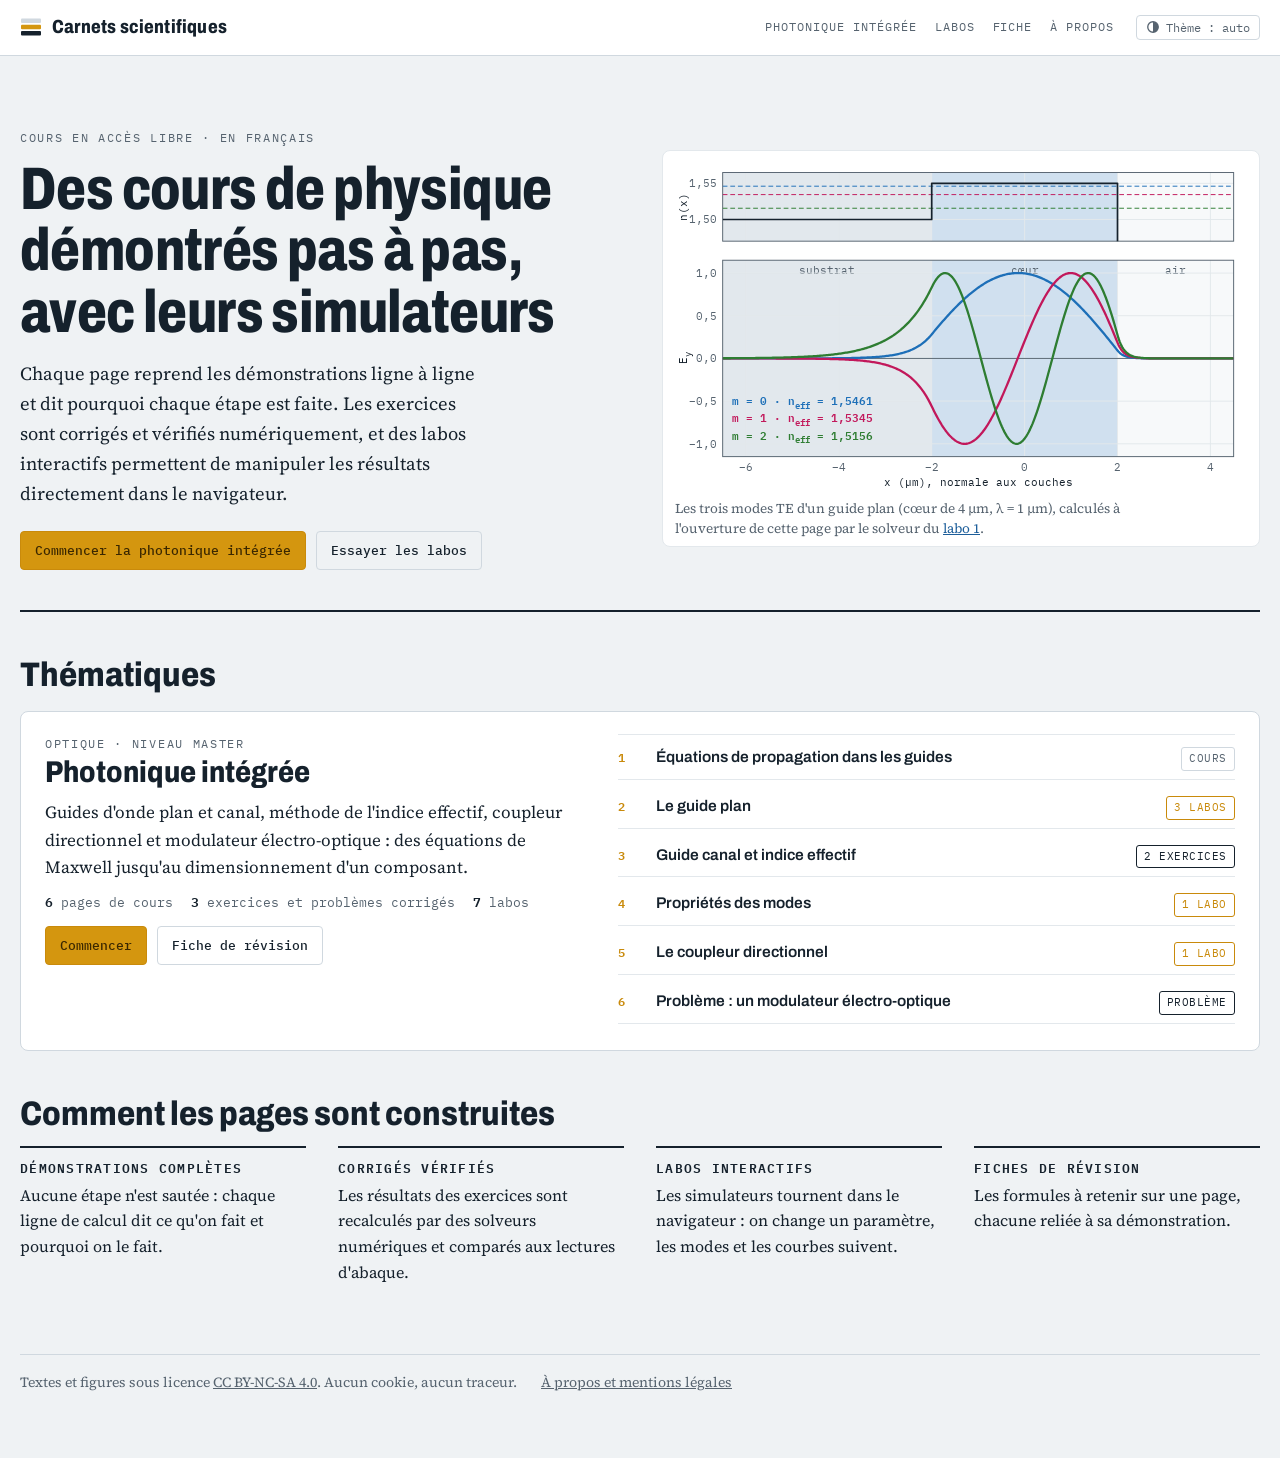
<file: index.html>
<!doctype html>
<html lang="fr">
<head>
<meta charset="utf-8">
<meta name="viewport" content="width=device-width,initial-scale=1,viewport-fit=cover">
<title>Carnets scientifiques</title>
<meta name="claude:viewport-fit-sides" content="cover">
<meta name="description" content="Cours de physique en français, démontrés pas à pas, avec exercices corrigés et simulateurs interactifs. Première thématique : la photonique intégrée.">
<meta property="og:title" content="Carnets scientifiques">
<meta property="og:description" content="Cours de physique en français, démontrés pas à pas, avec exercices corrigés et simulateurs interactifs. Première thématique : la photonique intégrée.">
<meta property="og:type" content="website">
<meta property="og:locale" content="fr_FR">
<meta property="og:site_name" content="Carnets scientifiques">
<meta name="theme-color" content="#EFF2F4" media="(prefers-color-scheme: light)">
<meta name="theme-color" content="#0E1317" media="(prefers-color-scheme: dark)">
<link rel="icon" href="assets/favicon.svg" type="image/svg+xml">
<script>try{var t=localStorage.getItem('theme');if(t==='light'||t==='dark')document.documentElement.setAttribute('data-theme',t)}catch(e){}</script>
<link rel="preload" href="assets/fonts/source-serif-4-latin-opsz-normal.woff2" as="font" type="font/woff2" crossorigin>
<link rel="stylesheet" href="assets/fonts/polices.css">
<link rel="stylesheet" href="assets/css/site.css">
<script defer src="assets/js/physique.js"></script>
<script defer src="assets/js/trace.js"></script>
<script defer src="assets/js/figures.js"></script>
<script defer src="assets/js/labos.js"></script>
<script defer src="assets/js/site.js"></script>
</head>
<body>
<a class="skip" href="#contenu">Aller au contenu</a>
<header class="topbar"><div class="topbar-in">
  <a class="brand" href="index.html"><svg viewBox="0 0 22 22" aria-hidden="true"><rect x="1" y="2.5" width="20" height="4.5" rx="1" style="fill:var(--rule)"/><rect x="1" y="8.75" width="20" height="4.5" rx="1" style="fill:var(--amber)"/><rect x="1" y="15" width="20" height="4.5" rx="1" style="fill:var(--ink)"/></svg>Carnets scientifiques</a>
  <nav class="topnav" aria-label="Navigation du site">
    <a href="photonique-integree/index.html">Photonique intégrée</a>
    <a href="photonique-integree/labos.html">Labos</a>
    <a href="photonique-integree/fiche.html">Fiche</a>
    <a href="a-propos.html">À propos</a>
  </nav>
  <button type="button" class="theme-btn" id="theme-toggle" aria-label="Changer de thème (automatique, clair, sombre)"><svg class="i-auto" viewBox="0 0 16 16" aria-hidden="true"><circle cx="8" cy="8" r="6" fill="none" stroke="currentColor" stroke-width="1.5"/><path d="M8 2a6 6 0 0 1 0 12z" fill="currentColor"/></svg><svg class="i-sun" viewBox="0 0 16 16" aria-hidden="true"><circle cx="8" cy="8" r="3.2" fill="currentColor"/><g stroke="currentColor" stroke-width="1.4" stroke-linecap="round"><path d="M8 1.2v1.6M8 13.2v1.6M1.2 8h1.6M13.2 8h1.6M3.2 3.2l1.1 1.1M11.7 11.7l1.1 1.1M3.2 12.8l1.1-1.1M11.7 4.3l1.1-1.1"/></g></svg><svg class="i-moon" viewBox="0 0 16 16" aria-hidden="true"><path d="M13.5 10.2A6 6 0 0 1 5.8 2.5a6 6 0 1 0 7.7 7.7z" fill="currentColor"/></svg><span>Thème : auto</span></button>
</div></header>
<main id="contenu" class="wide">
<section class="home-hero">
  <div>
    <div class="eyebrow">Cours en accès libre · en français</div>
    <h1>Des cours de physique démontrés pas à pas, avec leurs simulateurs</h1>
    <p class="lede">Chaque page reprend les démonstrations ligne à ligne et dit pourquoi chaque étape est faite. Les exercices sont corrigés et vérifiés numériquement, et des labos interactifs permettent de manipuler les résultats directement dans le navigateur.</p>
    <div class="btns" style="margin-top:22px"><a class="btn" href="photonique-integree/index.html">Commencer la photonique intégrée</a><a class="btn ghost" href="photonique-integree/labos.html">Essayer les labos</a></div>
  </div>
  <figure class="hero-fig">
    <div id="fig-hero" style="aspect-ratio:600/346"></div>
    <figcaption>Les trois modes TE d'un guide plan (cœur de 4 µm, λ = 1 µm), calculés à l'ouverture de cette page par le solveur du <a href="photonique-integree/guide-plan.html#lab1">labo 1</a>.</figcaption>
  </figure>
</section>

<h2 class="sec-title">Thématiques</h2>
<article class="theme-card">
  <div>
    <div class="eyebrow">Optique · niveau master</div>
    <h3 class="tc-title"><a href="photonique-integree/index.html">Photonique intégrée</a></h3>
    <p>Guides d'onde plan et canal, méthode de l'indice effectif, coupleur directionnel et modulateur électro-optique : des équations de Maxwell jusqu'au dimensionnement d'un composant.</p>
    <div class="tc-stats"><span><b>6</b> pages de cours</span><span><b>3</b> exercices et problèmes corrigés</span><span><b>7</b> labos</span></div>
    <div class="btns"><a class="btn" href="photonique-integree/equations-propagation.html">Commencer</a><a class="btn ghost" href="photonique-integree/fiche.html">Fiche de révision</a></div>
  </div>
  <ol class="mini" aria-label="Pages de la thématique">
    <li><a href="photonique-integree/equations-propagation.html">Équations de propagation dans les guides</a><span class="chips"><span class="chip">Cours</span></span></li>
    <li><a href="photonique-integree/guide-plan.html">Le guide plan</a><span class="chips"><span class="chip c-lab">3 labos</span></span></li>
    <li><a href="photonique-integree/guide-canal-indice-effectif.html">Guide canal et indice effectif</a><span class="chips"><span class="chip c-ex">2 exercices</span></span></li>
    <li><a href="photonique-integree/proprietes-des-modes.html">Propriétés des modes</a><span class="chips"><span class="chip c-lab">1 labo</span></span></li>
    <li><a href="photonique-integree/coupleur-directionnel.html">Le coupleur directionnel</a><span class="chips"><span class="chip c-lab">1 labo</span></span></li>
    <li><a href="photonique-integree/modulateur-electro-optique.html">Problème : un modulateur électro-optique</a><span class="chips"><span class="chip c-ex">Problème</span></span></li>
  </ol>
</article>

<h2 class="sec-title">Comment les pages sont construites</h2>
<div class="features">
  <div><h3>Démonstrations complètes</h3><p>Aucune étape n'est sautée : chaque ligne de calcul dit ce qu'on fait et pourquoi on le fait.</p></div>
  <div><h3>Corrigés vérifiés</h3><p>Les résultats des exercices sont recalculés par des solveurs numériques et comparés aux lectures d'abaque.</p></div>
  <div><h3>Labos interactifs</h3><p>Les simulateurs tournent dans le navigateur : on change un paramètre, les modes et les courbes suivent.</p></div>
  <div><h3>Fiches de révision</h3><p>Les formules à retenir sur une page, chacune reliée à sa démonstration.</p></div>
</div>
</main>
<footer class="site-foot">
  <span>Textes et figures sous licence <a href="https://creativecommons.org/licenses/by-nc-sa/4.0/deed.fr" rel="license">CC BY-NC-SA 4.0</a>. Aucun cookie, aucun traceur.</span>
  <nav aria-label="Pied de page"><a href="a-propos.html">À propos et mentions légales</a></nav>
</footer>
</body>
</html>
</file>
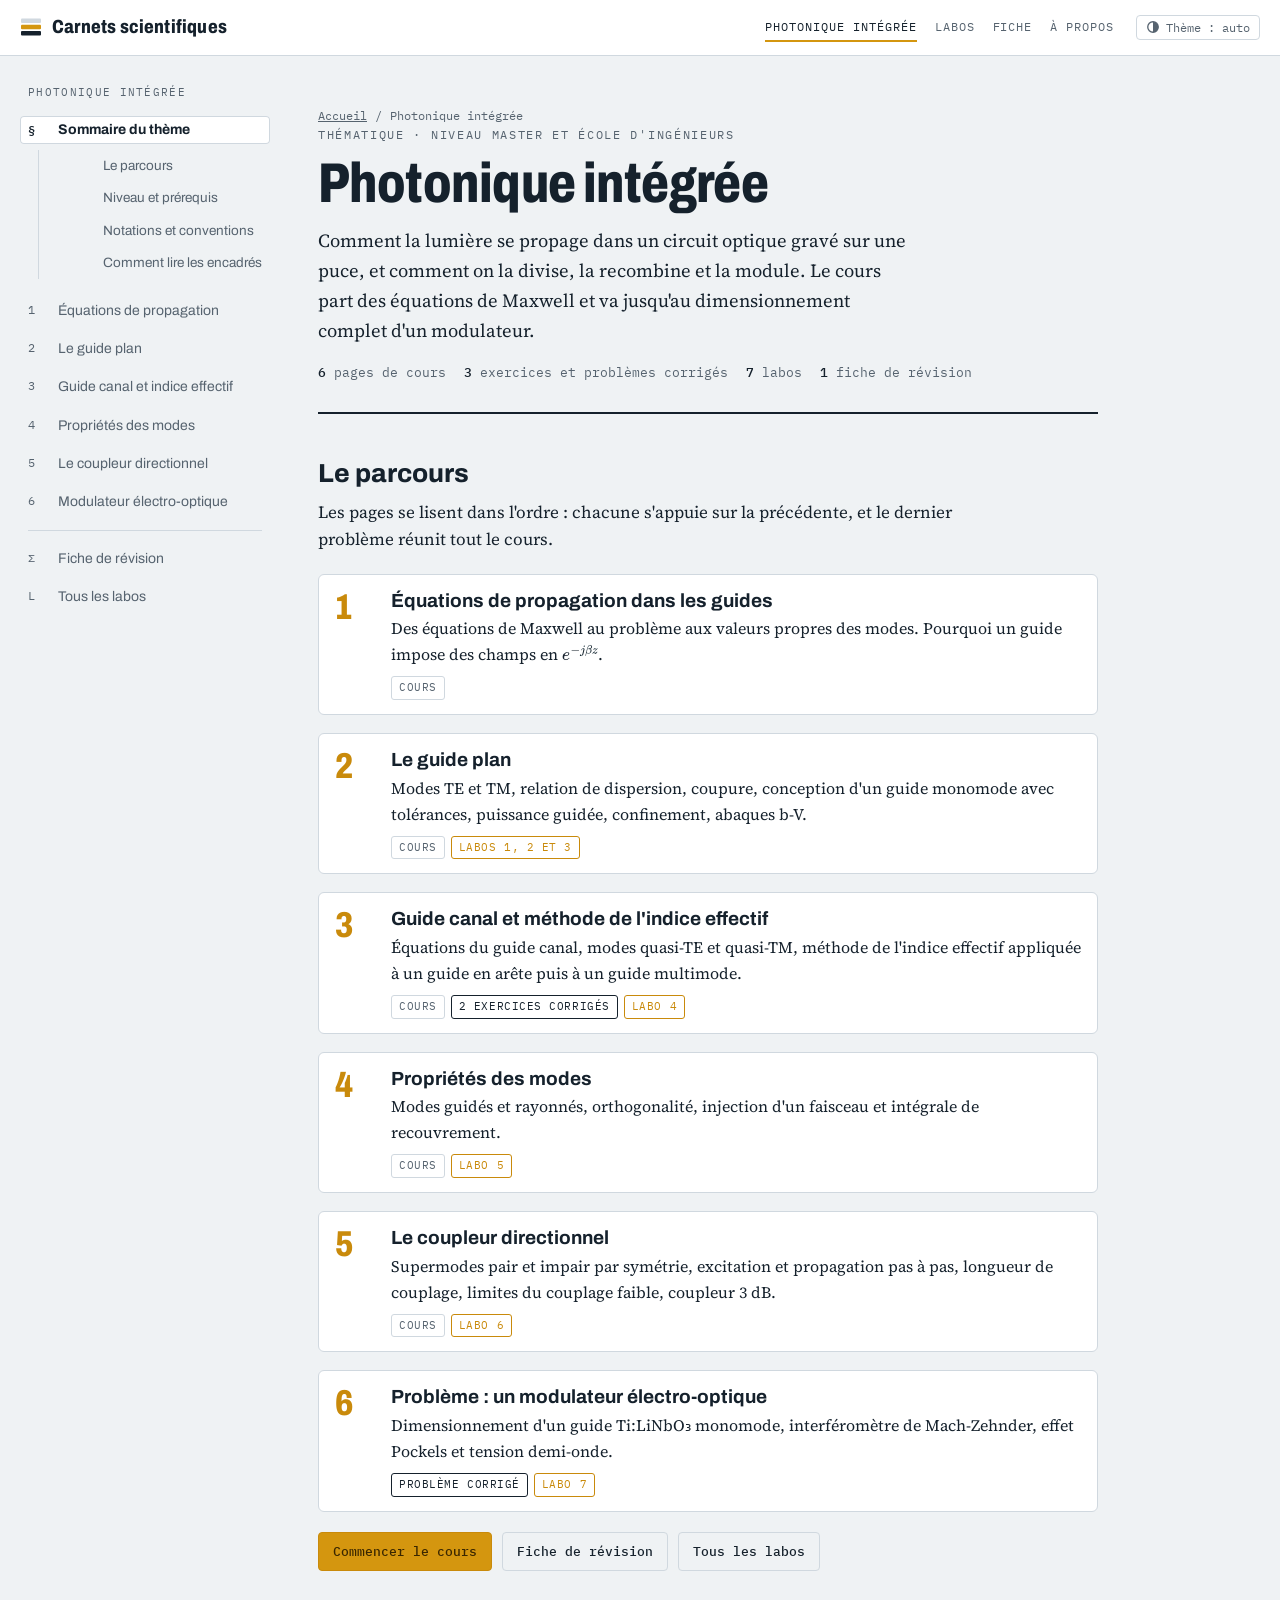
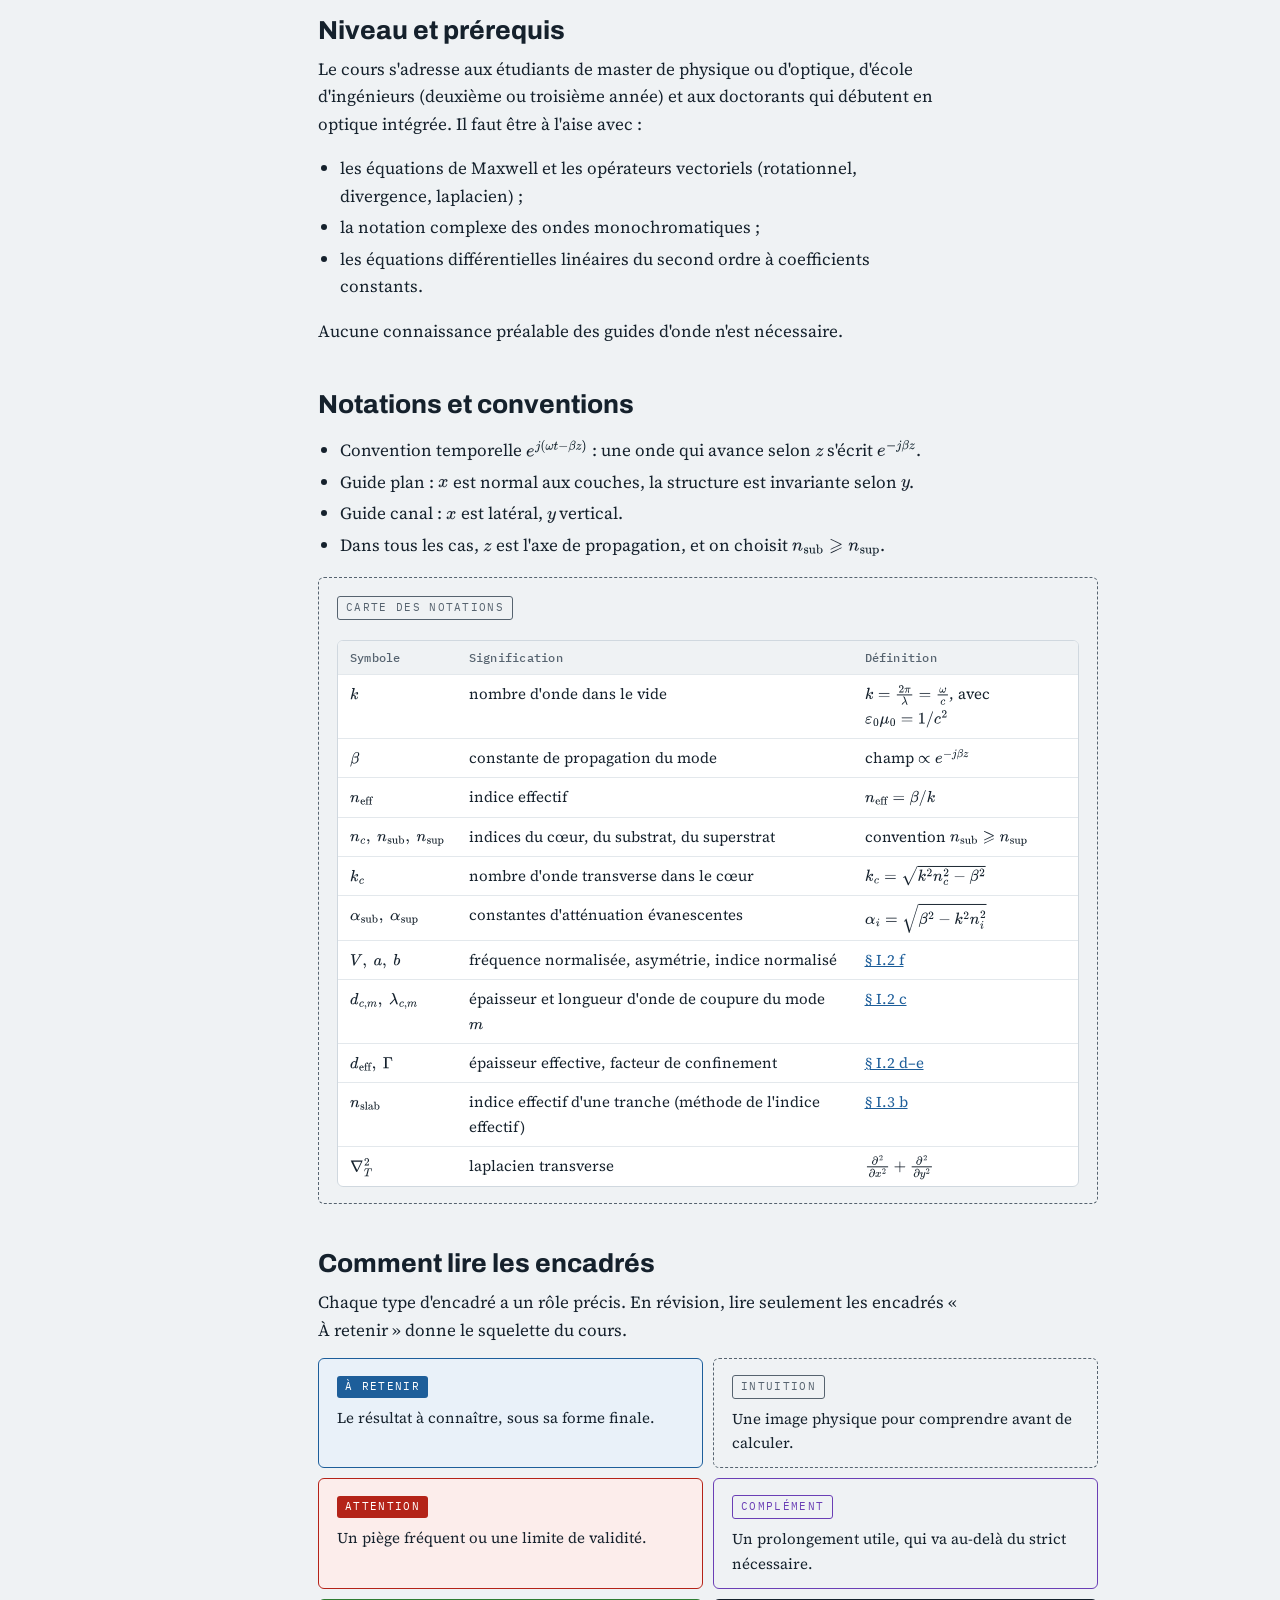
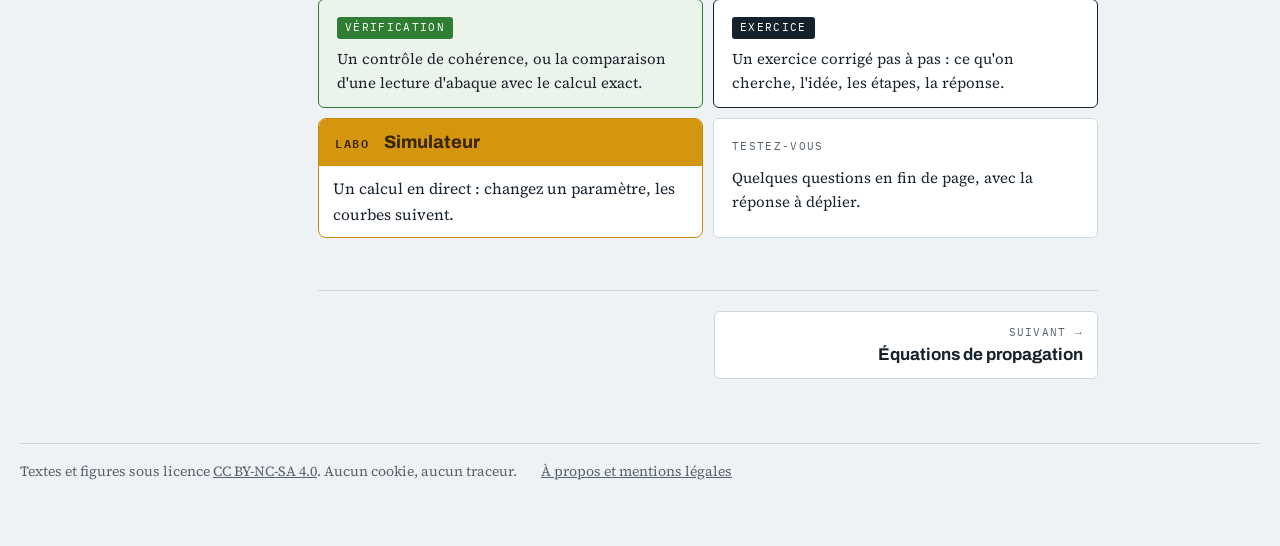
<file: photonique-integree/index.html>
<!doctype html>
<html lang="fr">
<head>
<meta charset="utf-8">
<meta name="viewport" content="width=device-width,initial-scale=1,viewport-fit=cover">
<title>Photonique intégrée · cours, exercices corrigés et labos</title>
<meta name="claude:viewport-fit-sides" content="cover">
<meta name="description" content="Cours complet de photonique intégrée en français : guides d&#x27;onde plan et canal, méthode de l&#x27;indice effectif, coupleur directionnel, modulateur électro-optique. Démonstrations détaillées, exercices corrigés, simulateurs.">
<meta property="og:title" content="Photonique intégrée · cours, exercices corrigés et labos">
<meta property="og:description" content="Cours complet de photonique intégrée en français : guides d&#x27;onde plan et canal, méthode de l&#x27;indice effectif, coupleur directionnel, modulateur électro-optique. Démonstrations détaillées, exercices corrigés, simulateurs.">
<meta property="og:type" content="article">
<meta property="og:locale" content="fr_FR">
<meta property="og:site_name" content="Carnets scientifiques">
<meta name="theme-color" content="#EFF2F4" media="(prefers-color-scheme: light)">
<meta name="theme-color" content="#0E1317" media="(prefers-color-scheme: dark)">
<link rel="icon" href="../assets/favicon.svg" type="image/svg+xml">
<script>try{var t=localStorage.getItem('theme');if(t==='light'||t==='dark')document.documentElement.setAttribute('data-theme',t)}catch(e){}</script>
<link rel="preload" href="../assets/fonts/source-serif-4-latin-opsz-normal.woff2" as="font" type="font/woff2" crossorigin>
<link rel="stylesheet" href="../assets/fonts/polices.css">
<link rel="stylesheet" href="../assets/css/site.css">
<script defer src="../assets/js/mathjax-config.js"></script>
<script defer src="../assets/js/physique.js"></script>
<script defer src="../assets/js/trace.js"></script>
<script defer src="../assets/js/figures.js"></script>
<script defer src="../assets/js/labos.js"></script>
<script defer src="../assets/js/site.js"></script>
<script defer id="MathJax-script" src="../assets/vendor/mathjax/tex-svg-full.js"></script>
</head>
<body>
<a class="skip" href="#contenu">Aller au contenu</a>
<header class="topbar"><div class="topbar-in">
  <a class="brand" href="../index.html"><svg viewBox="0 0 22 22" aria-hidden="true"><rect x="1" y="2.5" width="20" height="4.5" rx="1" style="fill:var(--rule)"/><rect x="1" y="8.75" width="20" height="4.5" rx="1" style="fill:var(--amber)"/><rect x="1" y="15" width="20" height="4.5" rx="1" style="fill:var(--ink)"/></svg>Carnets scientifiques</a>
  <nav class="topnav" aria-label="Navigation du site">
    <a href="../photonique-integree/index.html" aria-current="page">Photonique intégrée</a>
    <a href="../photonique-integree/labos.html">Labos</a>
    <a href="../photonique-integree/fiche.html">Fiche</a>
    <a href="../a-propos.html">À propos</a>
  </nav>
  <button type="button" class="theme-btn" id="theme-toggle" aria-label="Changer de thème (automatique, clair, sombre)"><svg class="i-auto" viewBox="0 0 16 16" aria-hidden="true"><circle cx="8" cy="8" r="6" fill="none" stroke="currentColor" stroke-width="1.5"/><path d="M8 2a6 6 0 0 1 0 12z" fill="currentColor"/></svg><svg class="i-sun" viewBox="0 0 16 16" aria-hidden="true"><circle cx="8" cy="8" r="3.2" fill="currentColor"/><g stroke="currentColor" stroke-width="1.4" stroke-linecap="round"><path d="M8 1.2v1.6M8 13.2v1.6M1.2 8h1.6M13.2 8h1.6M3.2 3.2l1.1 1.1M11.7 11.7l1.1 1.1M3.2 12.8l1.1-1.1M11.7 4.3l1.1-1.1"/></g></svg><svg class="i-moon" viewBox="0 0 16 16" aria-hidden="true"><path d="M13.5 10.2A6 6 0 0 1 5.8 2.5a6 6 0 1 0 7.7 7.7z" fill="currentColor"/></svg><span>Thème : auto</span></button>
</div></header>
<div class="shell">
<aside class="side" aria-label="Sommaire">
  <p class="side-head"><a href="index.html">Photonique intégrée</a></p>
  <ol class="course">
    <li class="cur"><a href="index.html" aria-current="page"><span class="n">§</span><span>Sommaire du thème</span></a><ol class="toc" id="toc-list"></ol></li>
    <li><a href="equations-propagation.html"><span class="n">1</span><span>Équations de propagation</span></a></li>
    <li><a href="guide-plan.html"><span class="n">2</span><span>Le guide plan</span></a></li>
    <li><a href="guide-canal-indice-effectif.html"><span class="n">3</span><span>Guide canal et indice effectif</span></a></li>
    <li><a href="proprietes-des-modes.html"><span class="n">4</span><span>Propriétés des modes</span></a></li>
    <li><a href="coupleur-directionnel.html"><span class="n">5</span><span>Le coupleur directionnel</span></a></li>
    <li><a href="modulateur-electro-optique.html"><span class="n">6</span><span>Modulateur électro-optique</span></a></li>
    <li class="sep" aria-hidden="true"></li>
    <li><a href="fiche.html"><span class="n">Σ</span><span>Fiche de révision</span></a></li>
    <li><a href="labos.html"><span class="n">L</span><span>Tous les labos</span></a></li>
  </ol>
</aside>
<main id="contenu">
<div class="col">
<header class="hero">
  <nav class="crumbs" aria-label="Fil d'Ariane"><a href="../index.html">Accueil</a><span aria-hidden="true">/</span><span>Photonique intégrée</span></nav>
  <div class="eyebrow">Thématique · niveau master et école d'ingénieurs</div>
  <h1>Photonique intégrée</h1>
  <p class="lede">Comment la lumière se propage dans un circuit optique gravé sur une puce, et comment on la divise, la recombine et la module. Le cours part des équations de Maxwell et va jusqu'au dimensionnement complet d'un modulateur.</p>
  <div class="meta"><span><b>6</b> pages de cours</span><span><b>3</b> exercices et problèmes corrigés</span><span><b>7</b> labos</span><span><b>1</b> fiche de révision</span></div>
  <details class="toc-m"><summary>Dans cette page</summary><ol id="toc-list-m"></ol></details>
</header>
<h2 id="parcours">Le parcours</h2>
<p>Les pages se lisent dans l'ordre : chacune s'appuie sur la précédente, et le dernier problème réunit tout le cours.</p>
<ol class="path">
  <li><a class="pt-title" href="equations-propagation.html">Équations de propagation dans les guides</a>
    <p>Des équations de Maxwell au problème aux valeurs propres des modes. Pourquoi un guide impose des champs en $e^{-j\beta z}$.</p>
    <div class="chips"><span class="chip">Cours</span></div></li>
  <li><a class="pt-title" href="guide-plan.html">Le guide plan</a>
    <p>Modes TE et TM, relation de dispersion, coupure, conception d'un guide monomode avec tolérances, puissance guidée, confinement, abaques b-V.</p>
    <div class="chips"><span class="chip">Cours</span><span class="chip c-lab">Labos 1, 2 et 3</span></div></li>
  <li><a class="pt-title" href="guide-canal-indice-effectif.html">Guide canal et méthode de l'indice effectif</a>
    <p>Équations du guide canal, modes quasi-TE et quasi-TM, méthode de l'indice effectif appliquée à un guide en arête puis à un guide multimode.</p>
    <div class="chips"><span class="chip">Cours</span><span class="chip c-ex">2 exercices corrigés</span><span class="chip c-lab">Labo 4</span></div></li>
  <li><a class="pt-title" href="proprietes-des-modes.html">Propriétés des modes</a>
    <p>Modes guidés et rayonnés, orthogonalité, injection d'un faisceau et intégrale de recouvrement.</p>
    <div class="chips"><span class="chip">Cours</span><span class="chip c-lab">Labo 5</span></div></li>
  <li><a class="pt-title" href="coupleur-directionnel.html">Le coupleur directionnel</a>
    <p>Supermodes pair et impair par symétrie, excitation et propagation pas à pas, longueur de couplage, limites du couplage faible, coupleur 3 dB.</p>
    <div class="chips"><span class="chip">Cours</span><span class="chip c-lab">Labo 6</span></div></li>
  <li><a class="pt-title" href="modulateur-electro-optique.html">Problème : un modulateur électro-optique</a>
    <p>Dimensionnement d'un guide Ti:LiNbO₃ monomode, interféromètre de Mach-Zehnder, effet Pockels et tension demi-onde.</p>
    <div class="chips"><span class="chip c-ex">Problème corrigé</span><span class="chip c-lab">Labo 7</span></div></li>
</ol>
<div class="btns"><a class="btn" href="equations-propagation.html">Commencer le cours</a><a class="btn ghost" href="fiche.html">Fiche de révision</a><a class="btn ghost" href="labos.html">Tous les labos</a></div>

<h2 id="prerequis">Niveau et prérequis</h2>
<p>Le cours s'adresse aux étudiants de master de physique ou d'optique, d'école d'ingénieurs (deuxième ou troisième année) et aux doctorants qui débutent en optique intégrée. Il faut être à l'aise avec :</p>
<ul>
  <li>les équations de Maxwell et les opérateurs vectoriels (rotationnel, divergence, laplacien) ;</li>
  <li>la notation complexe des ondes monochromatiques ;</li>
  <li>les équations différentielles linéaires du second ordre à coefficients constants.</li>
</ul>
<p>Aucune connaissance préalable des guides d'onde n'est nécessaire.</p>

<h2 id="notations">Notations et conventions</h2>
<ul>
  <li>Convention temporelle $e^{j(\omega t - \beta z)}$ : une onde qui avance selon $z$ s'écrit $e^{-j\beta z}$.</li>
  <li>Guide plan : $x$ est normal aux couches, la structure est invariante selon $y$.</li>
  <li>Guide canal : $x$ est latéral, $y$ vertical.</li>
  <li>Dans tous les cas, $z$ est l'axe de propagation, et on choisit $\nsub \geqslant \nsup$.</li>
</ul>
<div class="box intu">
  <span class="tag">Carte des notations</span>
  <div class="tbl" style="margin-bottom:4px">
  <table>
    <thead><tr><th>Symbole</th><th>Signification</th><th>Définition</th></tr></thead>
    <tbody>
      <tr><td>$k$</td><td>nombre d'onde dans le vide</td><td>$k = \frac{2\pi}{\lambda} = \frac{\omega}{c}$, avec $\varepsilon_0\mu_0 = 1/c^2$</td></tr>
      <tr><td>$\beta$</td><td>constante de propagation du mode</td><td>champ $\propto e^{-j\beta z}$</td></tr>
      <tr><td>$\neff$</td><td>indice effectif</td><td>$\neff = \beta/k$</td></tr>
      <tr><td>$n_c,\ \nsub,\ \nsup$</td><td>indices du cœur, du substrat, du superstrat</td><td>convention $\nsub \geqslant \nsup$</td></tr>
      <tr><td>$k_c$</td><td>nombre d'onde transverse dans le cœur</td><td>$k_c = \sqrt{k^2 n_c^2 - \beta^2}$</td></tr>
      <tr><td>$\asub,\ \asup$</td><td>constantes d'atténuation évanescentes</td><td>$\alpha_i = \sqrt{\beta^2 - k^2 n_i^2}$</td></tr>
      <tr><td>$V,\ a,\ b$</td><td>fréquence normalisée, asymétrie, indice normalisé</td><td><a href="guide-plan.html#s-1-2f">§ I.2 f</a></td></tr>
      <tr><td>$d_{c,m},\ \lambda_{c,m}$</td><td>épaisseur et longueur d'onde de coupure du mode $m$</td><td><a href="guide-plan.html#s-1-2c">§ I.2 c</a></td></tr>
      <tr><td>$d_{\text{eff}},\ \Gamma$</td><td>épaisseur effective, facteur de confinement</td><td><a href="guide-plan.html#s-1-2d">§ I.2 d–e</a></td></tr>
      <tr><td>$\nslab$</td><td>indice effectif d'une tranche (méthode de l'indice effectif)</td><td><a href="guide-canal-indice-effectif.html#s-1-3b">§ I.3 b</a></td></tr>
      <tr><td>$\nabla_T^2$</td><td>laplacien transverse</td><td>$\frac{\partial^2}{\partial x^2} + \frac{\partial^2}{\partial y^2}$</td></tr>
    </tbody>
  </table>
  </div>
</div>

<h2 id="encadres">Comment lire les encadrés</h2>
<p>Chaque type d'encadré a un rôle précis. En révision, lire seulement les encadrés « À retenir » donne le squelette du cours.</p>
<div class="legend-grid">
  <div class="box key"><span class="tag">À retenir</span><p>Le résultat à connaître, sous sa forme finale.</p></div>
  <div class="box intu"><span class="tag">Intuition</span><p>Une image physique pour comprendre avant de calculer.</p></div>
  <div class="box warn"><span class="tag">Attention</span><p>Un piège fréquent ou une limite de validité.</p></div>
  <div class="box comp"><span class="tag">Complément</span><p>Un prolongement utile, qui va au-delà du strict nécessaire.</p></div>
  <div class="box check"><span class="tag">Vérification</span><p>Un contrôle de cohérence, ou la comparaison d'une lecture d'abaque avec le calcul exact.</p></div>
  <div class="box td"><span class="tag">Exercice</span><p>Un exercice corrigé pas à pas : ce qu'on cherche, l'idée, les étapes, la réponse.</p></div>
  <div class="lab"><div class="lab-head"><span class="lab-id">Labo</span><span class="lab-name">Simulateur</span></div><div class="lab-body"><p class="lab-intro">Un calcul en direct : changez un paramètre, les courbes suivent.</p></div></div>
  <div class="box"><span class="tag" style="padding-left:0;color:var(--muted)">Testez-vous</span><p>Quelques questions en fin de page, avec la réponse à déplier.</p></div>
</div>

<nav class="pager" aria-label="Pages voisines"><a class="next" href="equations-propagation.html"><span class="pl">Suivant →</span><span class="pt">Équations de propagation</span></a></nav>
</div>
</main>
</div>
<footer class="site-foot">
  <span>Textes et figures sous licence <a href="https://creativecommons.org/licenses/by-nc-sa/4.0/deed.fr" rel="license">CC BY-NC-SA 4.0</a>. Aucun cookie, aucun traceur.</span>
  <nav aria-label="Pied de page"><a href="../a-propos.html">À propos et mentions légales</a></nav>
</footer>
</body>
</html>
</file>
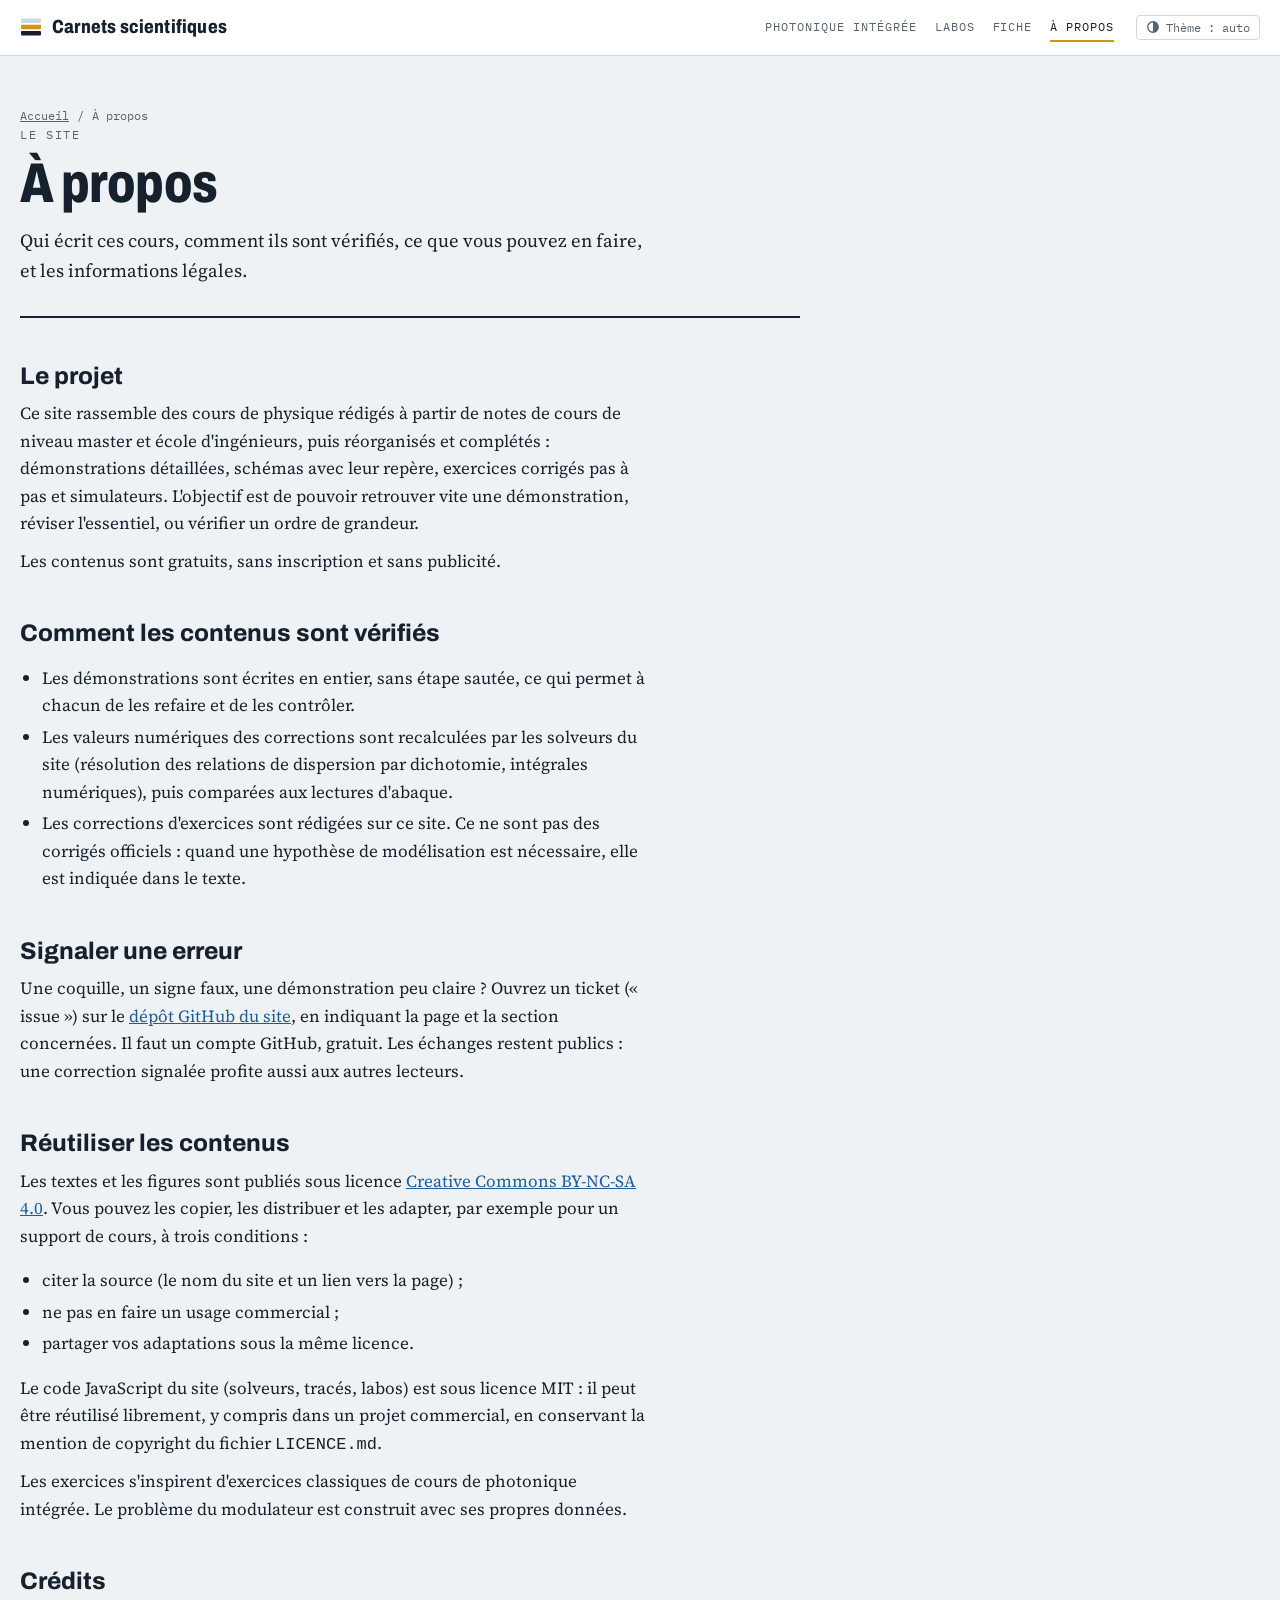
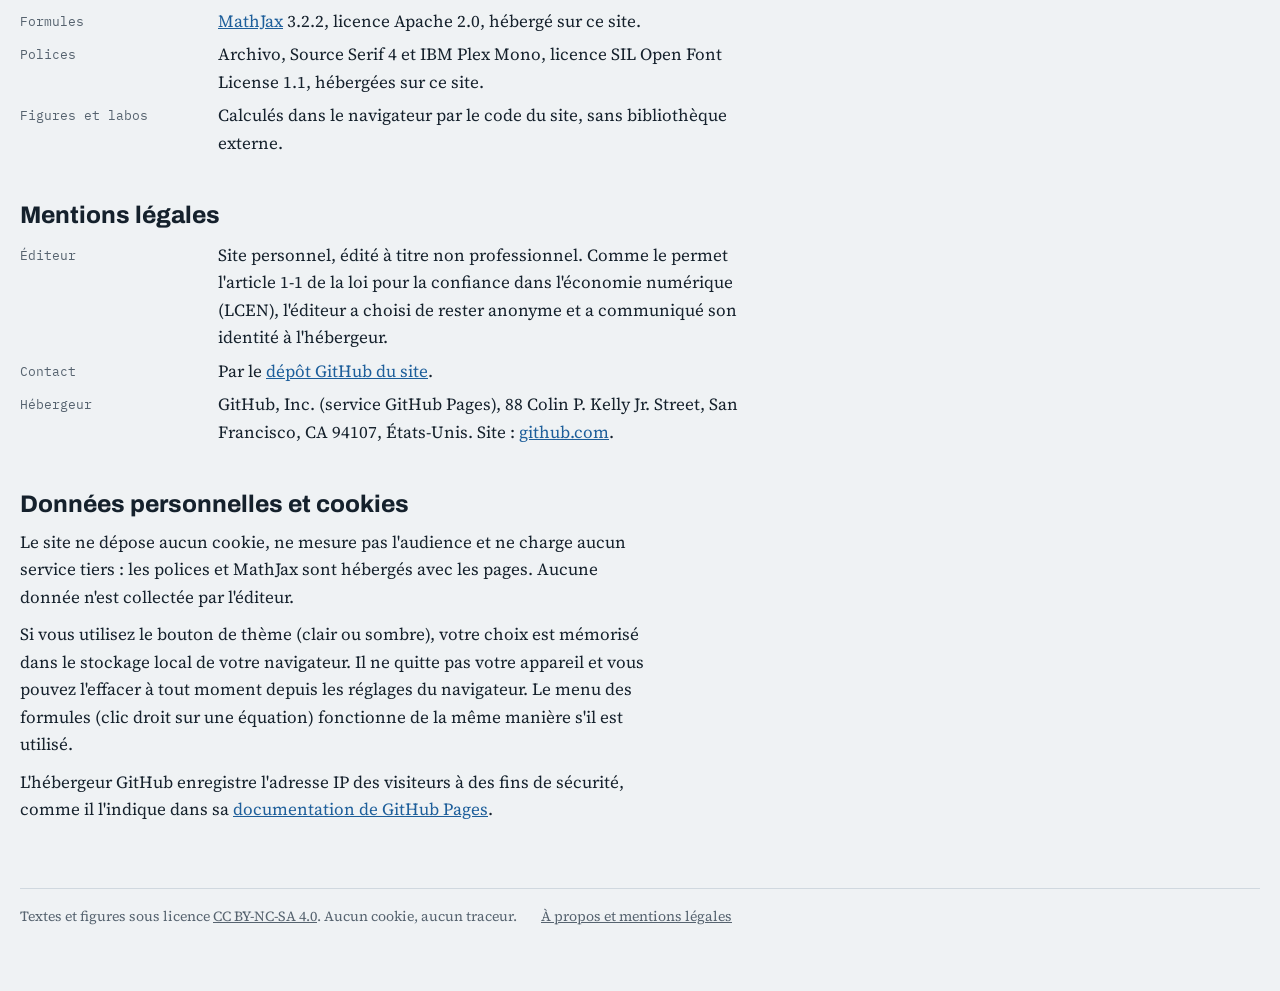
<file: a-propos.html>
<!doctype html>
<html lang="fr">
<head>
<meta charset="utf-8">
<meta name="viewport" content="width=device-width,initial-scale=1,viewport-fit=cover">
<title>À propos · Carnets scientifiques</title>
<meta name="claude:viewport-fit-sides" content="cover">
<meta name="description" content="Qui écrit ces cours, comment ils sont vérifiés, conditions de réutilisation, mentions légales et données personnelles.">
<meta property="og:title" content="À propos · Carnets scientifiques">
<meta property="og:description" content="Qui écrit ces cours, comment ils sont vérifiés, conditions de réutilisation, mentions légales et données personnelles.">
<meta property="og:type" content="article">
<meta property="og:locale" content="fr_FR">
<meta property="og:site_name" content="Carnets scientifiques">
<meta name="theme-color" content="#EFF2F4" media="(prefers-color-scheme: light)">
<meta name="theme-color" content="#0E1317" media="(prefers-color-scheme: dark)">
<link rel="icon" href="assets/favicon.svg" type="image/svg+xml">
<script>try{var t=localStorage.getItem('theme');if(t==='light'||t==='dark')document.documentElement.setAttribute('data-theme',t)}catch(e){}</script>
<link rel="preload" href="assets/fonts/source-serif-4-latin-opsz-normal.woff2" as="font" type="font/woff2" crossorigin>
<link rel="stylesheet" href="assets/fonts/polices.css">
<link rel="stylesheet" href="assets/css/site.css">
<script defer src="assets/js/physique.js"></script>
<script defer src="assets/js/trace.js"></script>
<script defer src="assets/js/figures.js"></script>
<script defer src="assets/js/labos.js"></script>
<script defer src="assets/js/site.js"></script>
</head>
<body>
<a class="skip" href="#contenu">Aller au contenu</a>
<header class="topbar"><div class="topbar-in">
  <a class="brand" href="index.html"><svg viewBox="0 0 22 22" aria-hidden="true"><rect x="1" y="2.5" width="20" height="4.5" rx="1" style="fill:var(--rule)"/><rect x="1" y="8.75" width="20" height="4.5" rx="1" style="fill:var(--amber)"/><rect x="1" y="15" width="20" height="4.5" rx="1" style="fill:var(--ink)"/></svg>Carnets scientifiques</a>
  <nav class="topnav" aria-label="Navigation du site">
    <a href="photonique-integree/index.html">Photonique intégrée</a>
    <a href="photonique-integree/labos.html">Labos</a>
    <a href="photonique-integree/fiche.html">Fiche</a>
    <a href="a-propos.html" aria-current="page">À propos</a>
  </nav>
  <button type="button" class="theme-btn" id="theme-toggle" aria-label="Changer de thème (automatique, clair, sombre)"><svg class="i-auto" viewBox="0 0 16 16" aria-hidden="true"><circle cx="8" cy="8" r="6" fill="none" stroke="currentColor" stroke-width="1.5"/><path d="M8 2a6 6 0 0 1 0 12z" fill="currentColor"/></svg><svg class="i-sun" viewBox="0 0 16 16" aria-hidden="true"><circle cx="8" cy="8" r="3.2" fill="currentColor"/><g stroke="currentColor" stroke-width="1.4" stroke-linecap="round"><path d="M8 1.2v1.6M8 13.2v1.6M1.2 8h1.6M13.2 8h1.6M3.2 3.2l1.1 1.1M11.7 11.7l1.1 1.1M3.2 12.8l1.1-1.1M11.7 4.3l1.1-1.1"/></g></svg><svg class="i-moon" viewBox="0 0 16 16" aria-hidden="true"><path d="M13.5 10.2A6 6 0 0 1 5.8 2.5a6 6 0 1 0 7.7 7.7z" fill="currentColor"/></svg><span>Thème : auto</span></button>
</div></header>
<main id="contenu" class="wide">
<div class="col prose">
<header class="hero">
  <nav class="crumbs" aria-label="Fil d'Ariane"><a href="index.html">Accueil</a><span aria-hidden="true">/</span><span>À propos</span></nav>
  <div class="eyebrow">Le site</div>
  <h1>À propos</h1>
  <p class="lede">Qui écrit ces cours, comment ils sont vérifiés, ce que vous pouvez en faire, et les informations légales.</p>
</header>

<h2 id="projet">Le projet</h2>
<p>Ce site rassemble des cours de physique rédigés à partir de notes de cours de niveau master et école d'ingénieurs, puis réorganisés et complétés : démonstrations détaillées, schémas avec leur repère, exercices corrigés pas à pas et simulateurs. L'objectif est de pouvoir retrouver vite une démonstration, réviser l'essentiel, ou vérifier un ordre de grandeur.</p>
<p>Les contenus sont gratuits, sans inscription et sans publicité.</p>

<h2 id="verification">Comment les contenus sont vérifiés</h2>
<ul>
  <li>Les démonstrations sont écrites en entier, sans étape sautée, ce qui permet à chacun de les refaire et de les contrôler.</li>
  <li>Les valeurs numériques des corrections sont recalculées par les solveurs du site (résolution des relations de dispersion par dichotomie, intégrales numériques), puis comparées aux lectures d'abaque.</li>
  <li>Les corrections d'exercices sont rédigées sur ce site. Ce ne sont pas des corrigés officiels : quand une hypothèse de modélisation est nécessaire, elle est indiquée dans le texte.</li>
</ul>

<h2 id="erreur">Signaler une erreur</h2>
<p>Une coquille, un signe faux, une démonstration peu claire ? Ouvrez un ticket (« issue ») sur le <a id="lien-issues" href="https://github.com">dépôt GitHub du site</a>, en indiquant la page et la section concernées. Il faut un compte GitHub, gratuit. Les échanges restent publics : une correction signalée profite aussi aux autres lecteurs.</p>

<h2 id="licence">Réutiliser les contenus</h2>
<p>Les textes et les figures sont publiés sous licence <a href="https://creativecommons.org/licenses/by-nc-sa/4.0/deed.fr" rel="license">Creative Commons BY-NC-SA 4.0</a>. Vous pouvez les copier, les distribuer et les adapter, par exemple pour un support de cours, à trois conditions :</p>
<ul>
  <li>citer la source (le nom du site et un lien vers la page) ;</li>
  <li>ne pas en faire un usage commercial ;</li>
  <li>partager vos adaptations sous la même licence.</li>
</ul>
<p>Le code JavaScript du site (solveurs, tracés, labos) est sous licence MIT : il peut être réutilisé librement, y compris dans un projet commercial, en conservant la mention de copyright du fichier <code>LICENCE.md</code>.</p>
<p>Les exercices s'inspirent d'exercices classiques de cours de photonique intégrée. Le problème du modulateur est construit avec ses propres données.</p>

<h2 id="credits">Crédits</h2>
<dl>
  <dt>Formules</dt><dd><a href="https://www.mathjax.org/">MathJax</a> 3.2.2, licence Apache 2.0, hébergé sur ce site.</dd>
  <dt>Polices</dt><dd>Archivo, Source Serif 4 et IBM Plex Mono, licence SIL Open Font License 1.1, hébergées sur ce site.</dd>
  <dt>Figures et labos</dt><dd>Calculés dans le navigateur par le code du site, sans bibliothèque externe.</dd>
</dl>

<h2 id="mentions">Mentions légales</h2>
<dl>
  <dt>Éditeur</dt><dd>Site personnel, édité à titre non professionnel. Comme le permet l'article 1-1 de la loi pour la confiance dans l'économie numérique (LCEN), l'éditeur a choisi de rester anonyme et a communiqué son identité à l'hébergeur.</dd>
  <dt>Contact</dt><dd>Par le <a href="#erreur">dépôt GitHub du site</a>.</dd>
  <dt>Hébergeur</dt><dd>GitHub, Inc. (service GitHub Pages), 88 Colin P. Kelly Jr. Street, San Francisco, CA 94107, États-Unis. Site : <a href="https://github.com">github.com</a>.</dd>
</dl>

<h2 id="donnees">Données personnelles et cookies</h2>
<p>Le site ne dépose aucun cookie, ne mesure pas l'audience et ne charge aucun service tiers : les polices et MathJax sont hébergés avec les pages. Aucune donnée n'est collectée par l'éditeur.</p>
<p>Si vous utilisez le bouton de thème (clair ou sombre), votre choix est mémorisé dans le stockage local de votre navigateur. Il ne quitte pas votre appareil et vous pouvez l'effacer à tout moment depuis les réglages du navigateur. Le menu des formules (clic droit sur une équation) fonctionne de la même manière s'il est utilisé.</p>
<p>L'hébergeur GitHub enregistre l'adresse IP des visiteurs à des fins de sécurité, comme il l'indique dans sa <a href="https://docs.github.com/en/pages/getting-started-with-github-pages/what-is-github-pages">documentation de GitHub Pages</a>.</p>
</div>
</main>
<footer class="site-foot">
  <span>Textes et figures sous licence <a href="https://creativecommons.org/licenses/by-nc-sa/4.0/deed.fr" rel="license">CC BY-NC-SA 4.0</a>. Aucun cookie, aucun traceur.</span>
  <nav aria-label="Pied de page"><a href="a-propos.html">À propos et mentions légales</a></nav>
</footer>
</body>
</html>
</file>
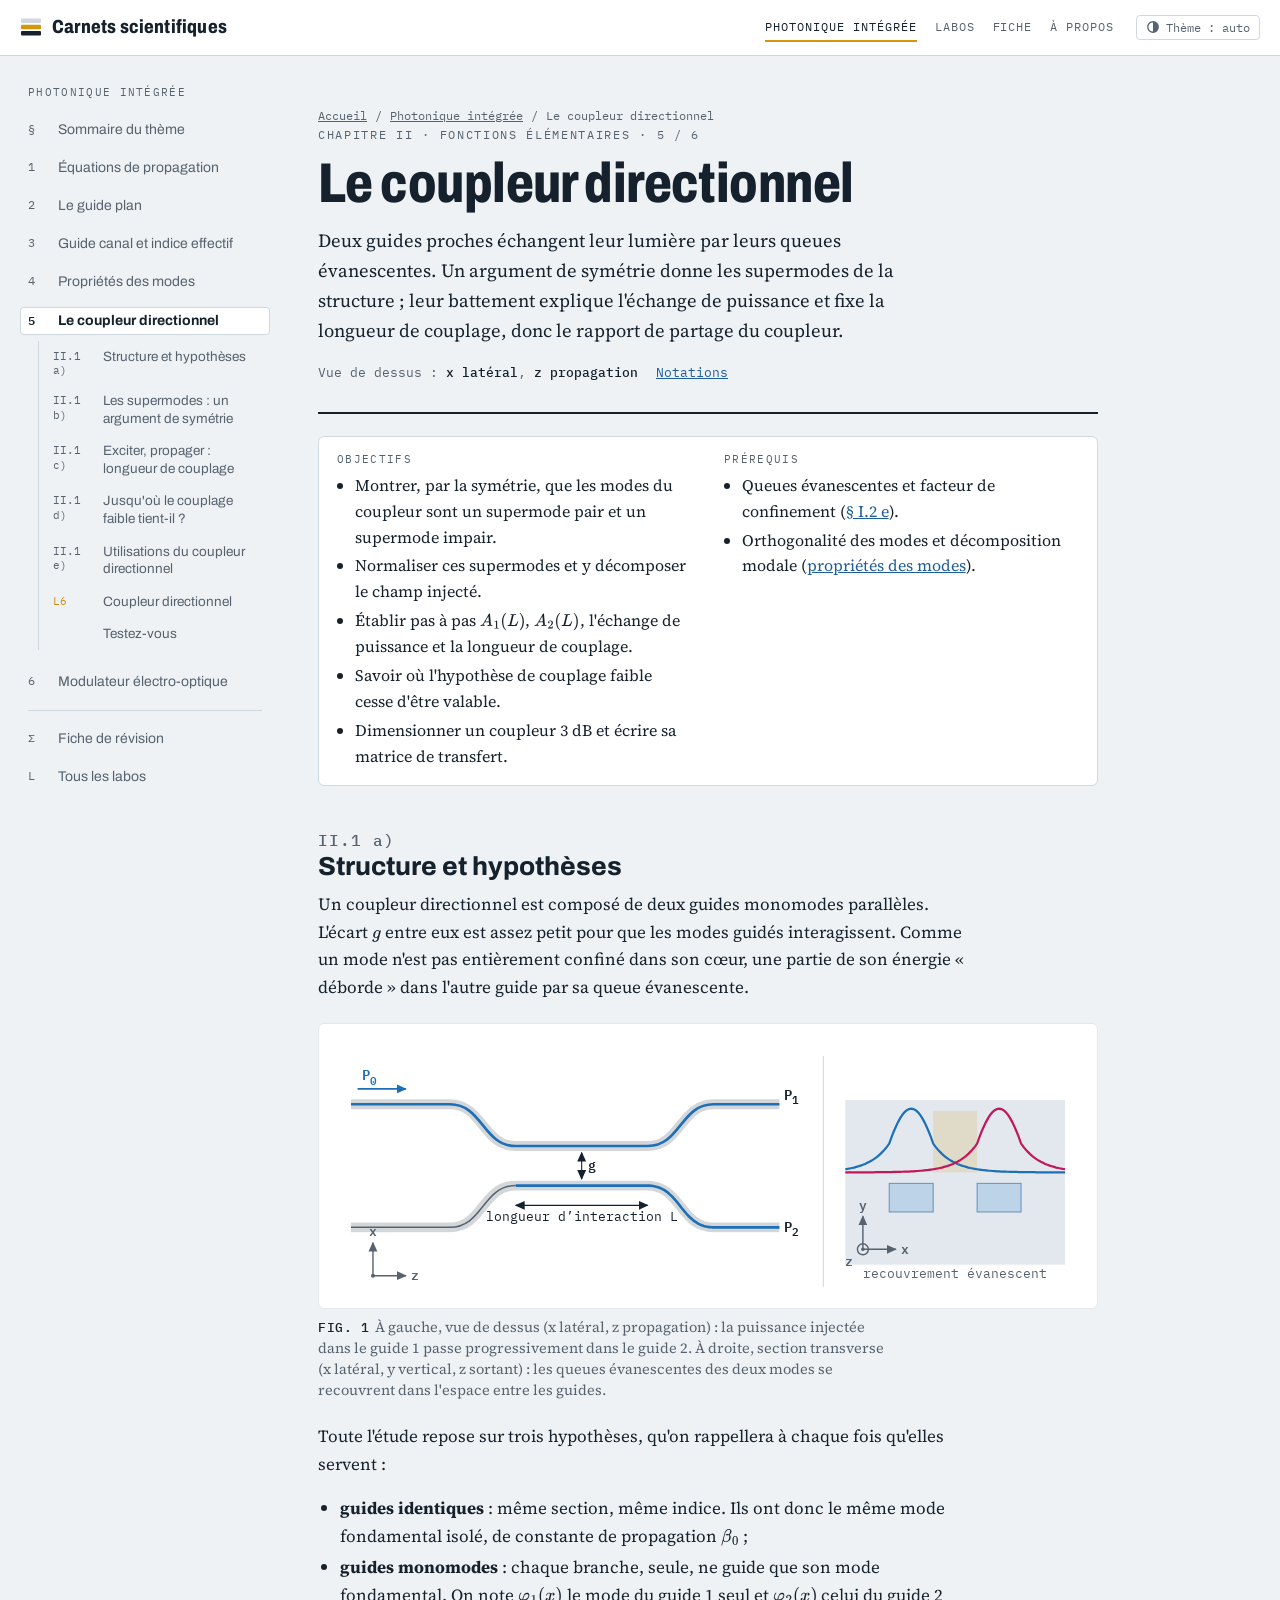
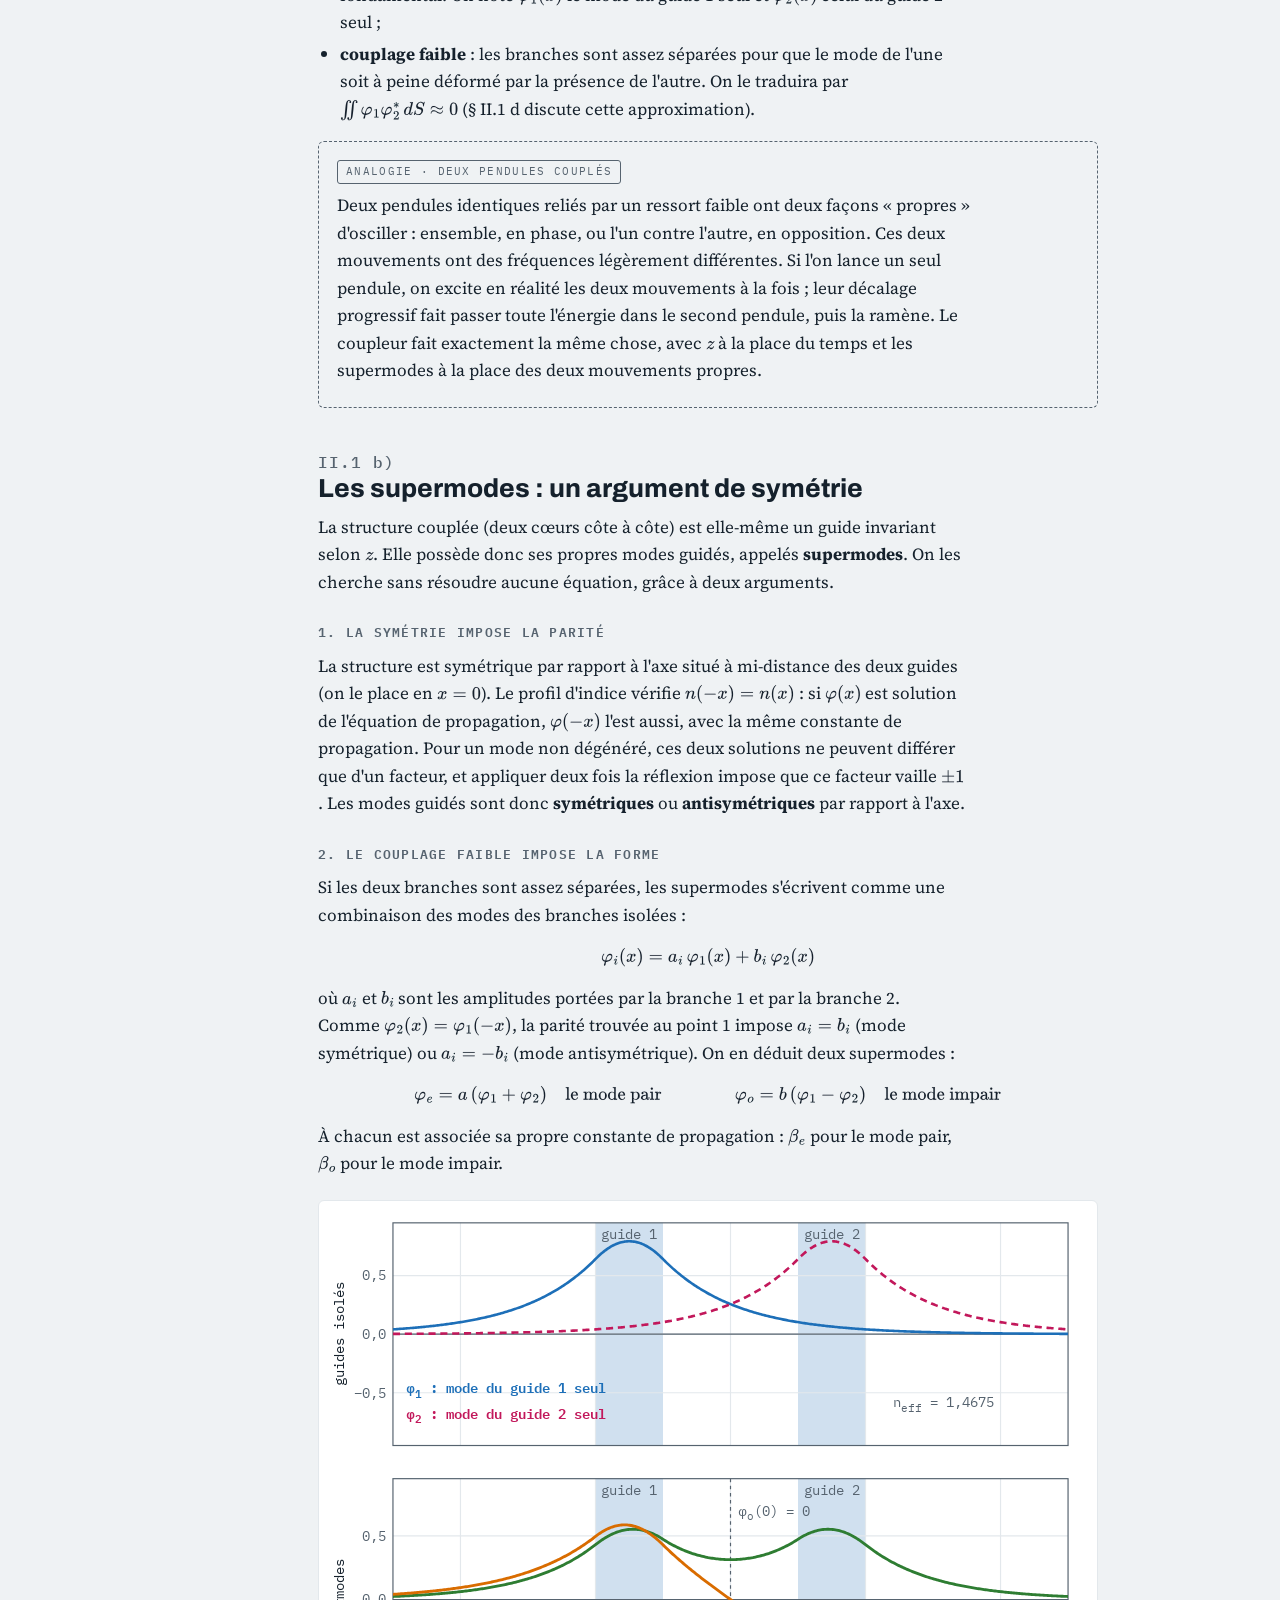
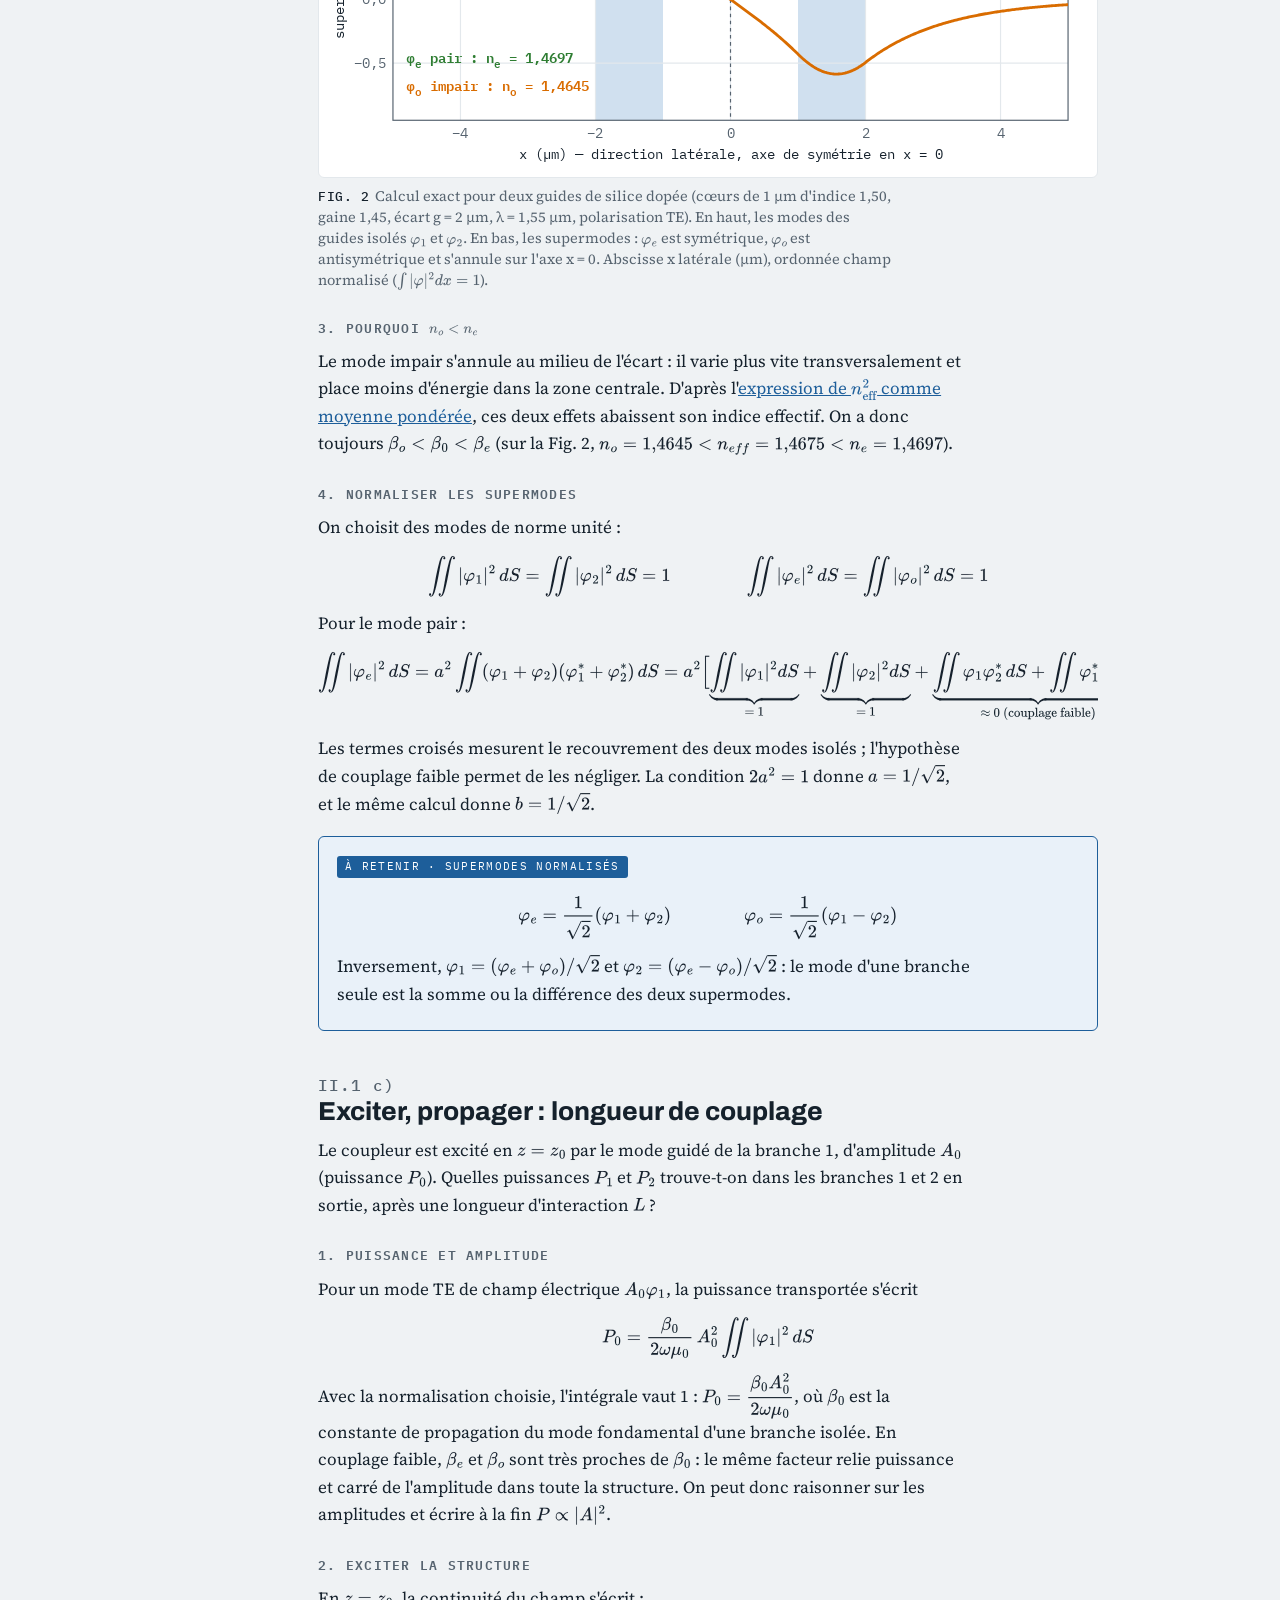
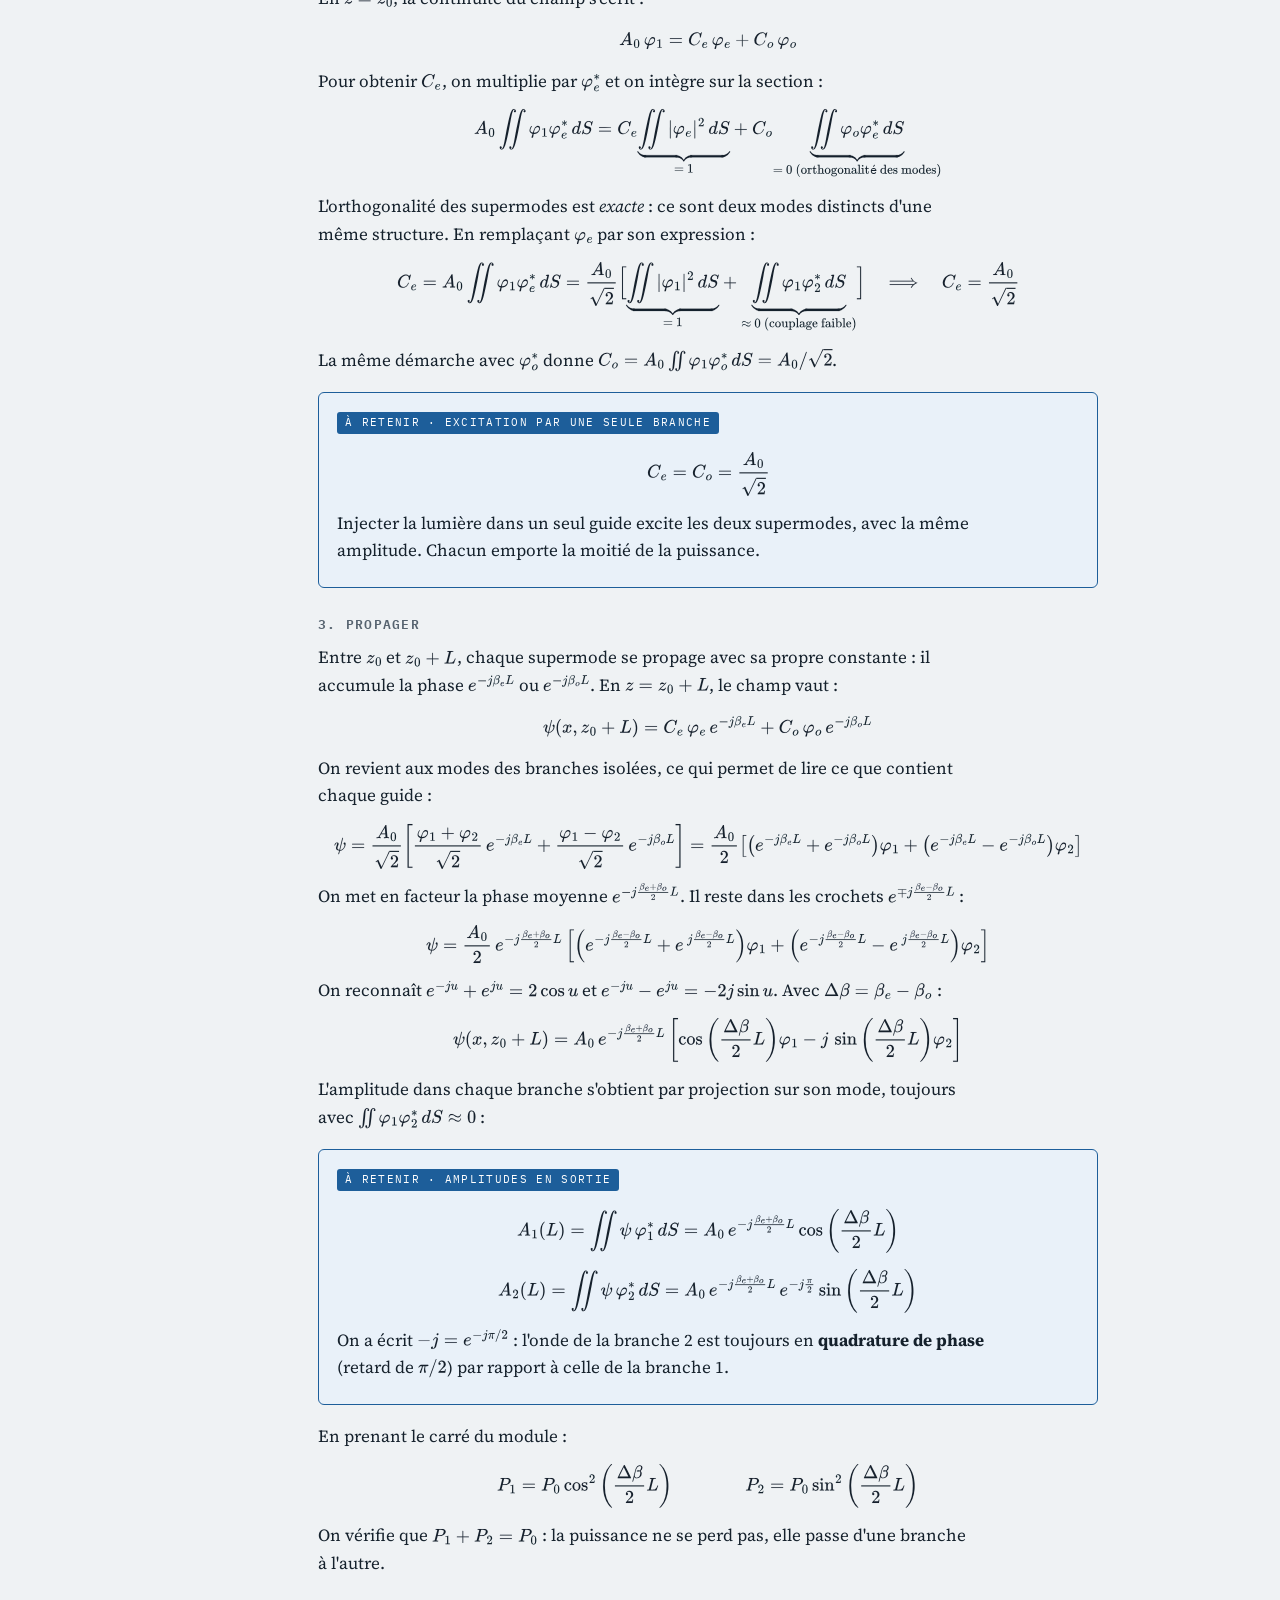
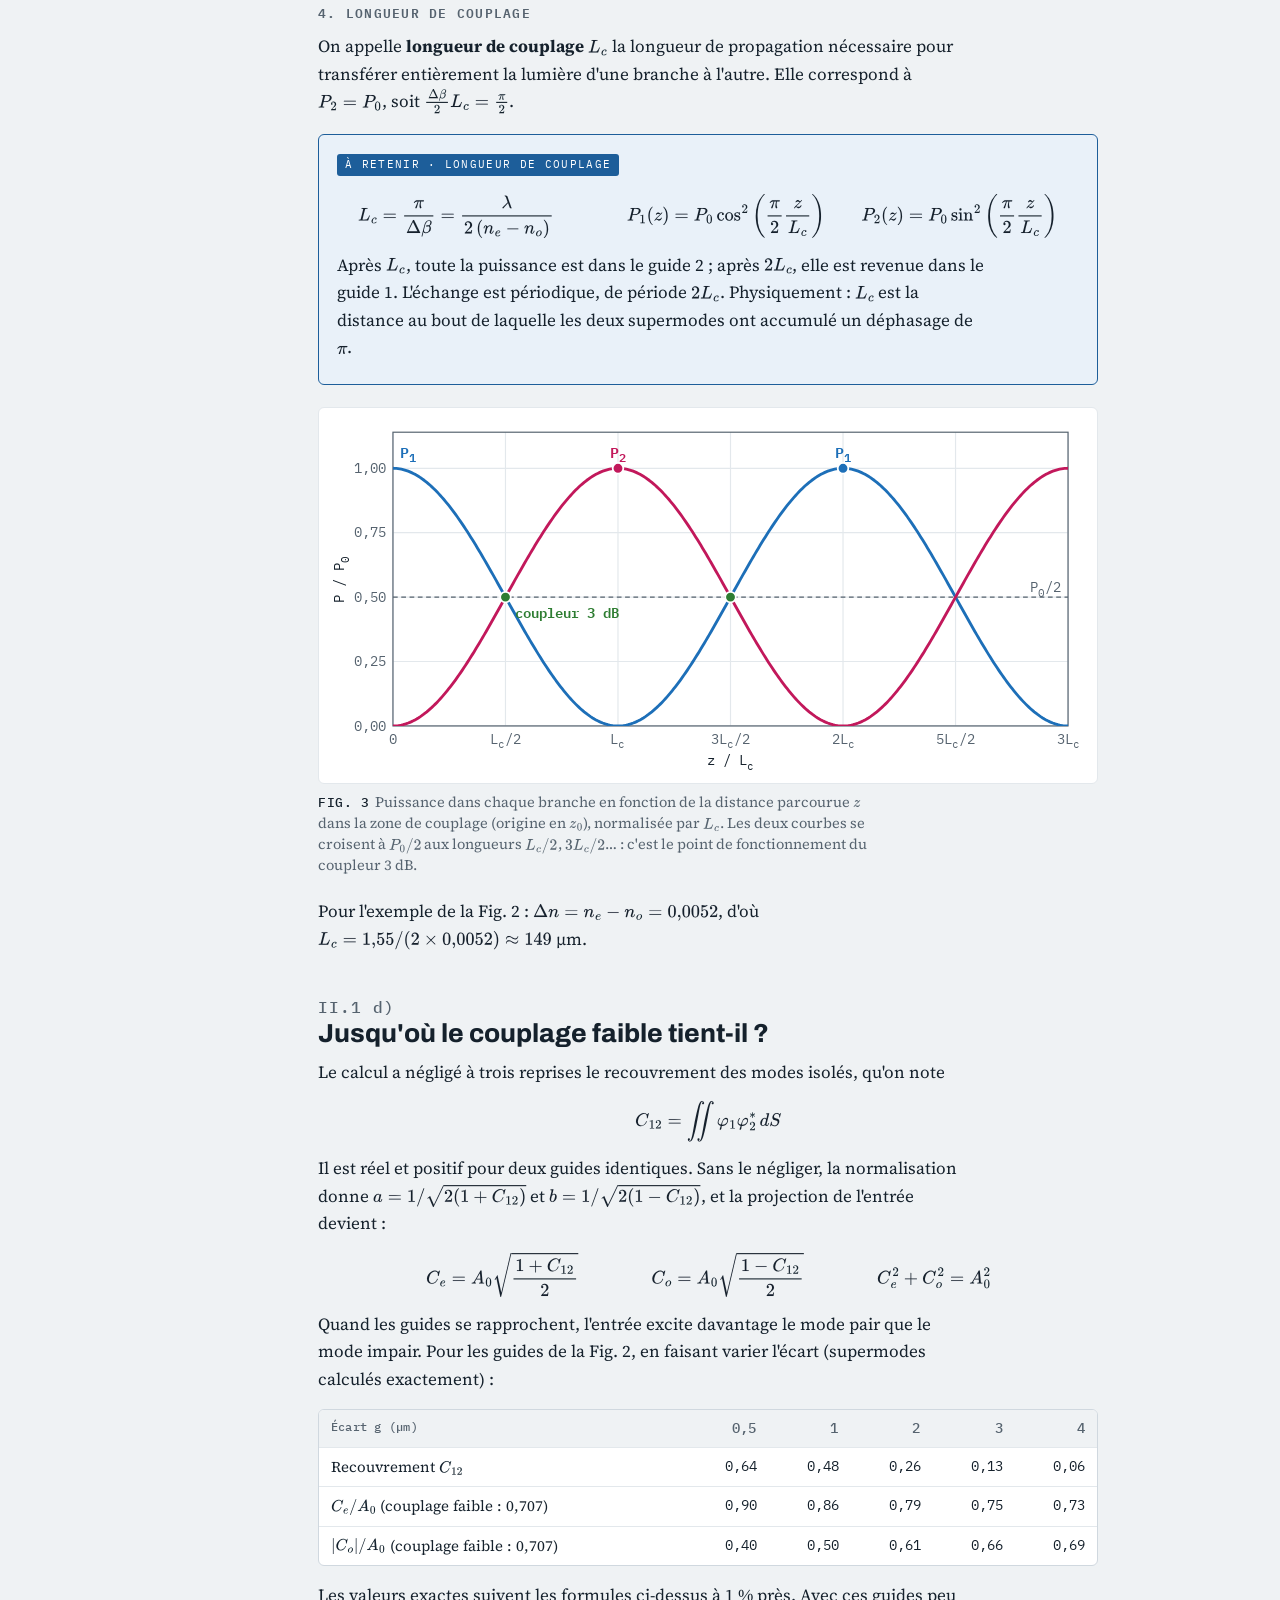
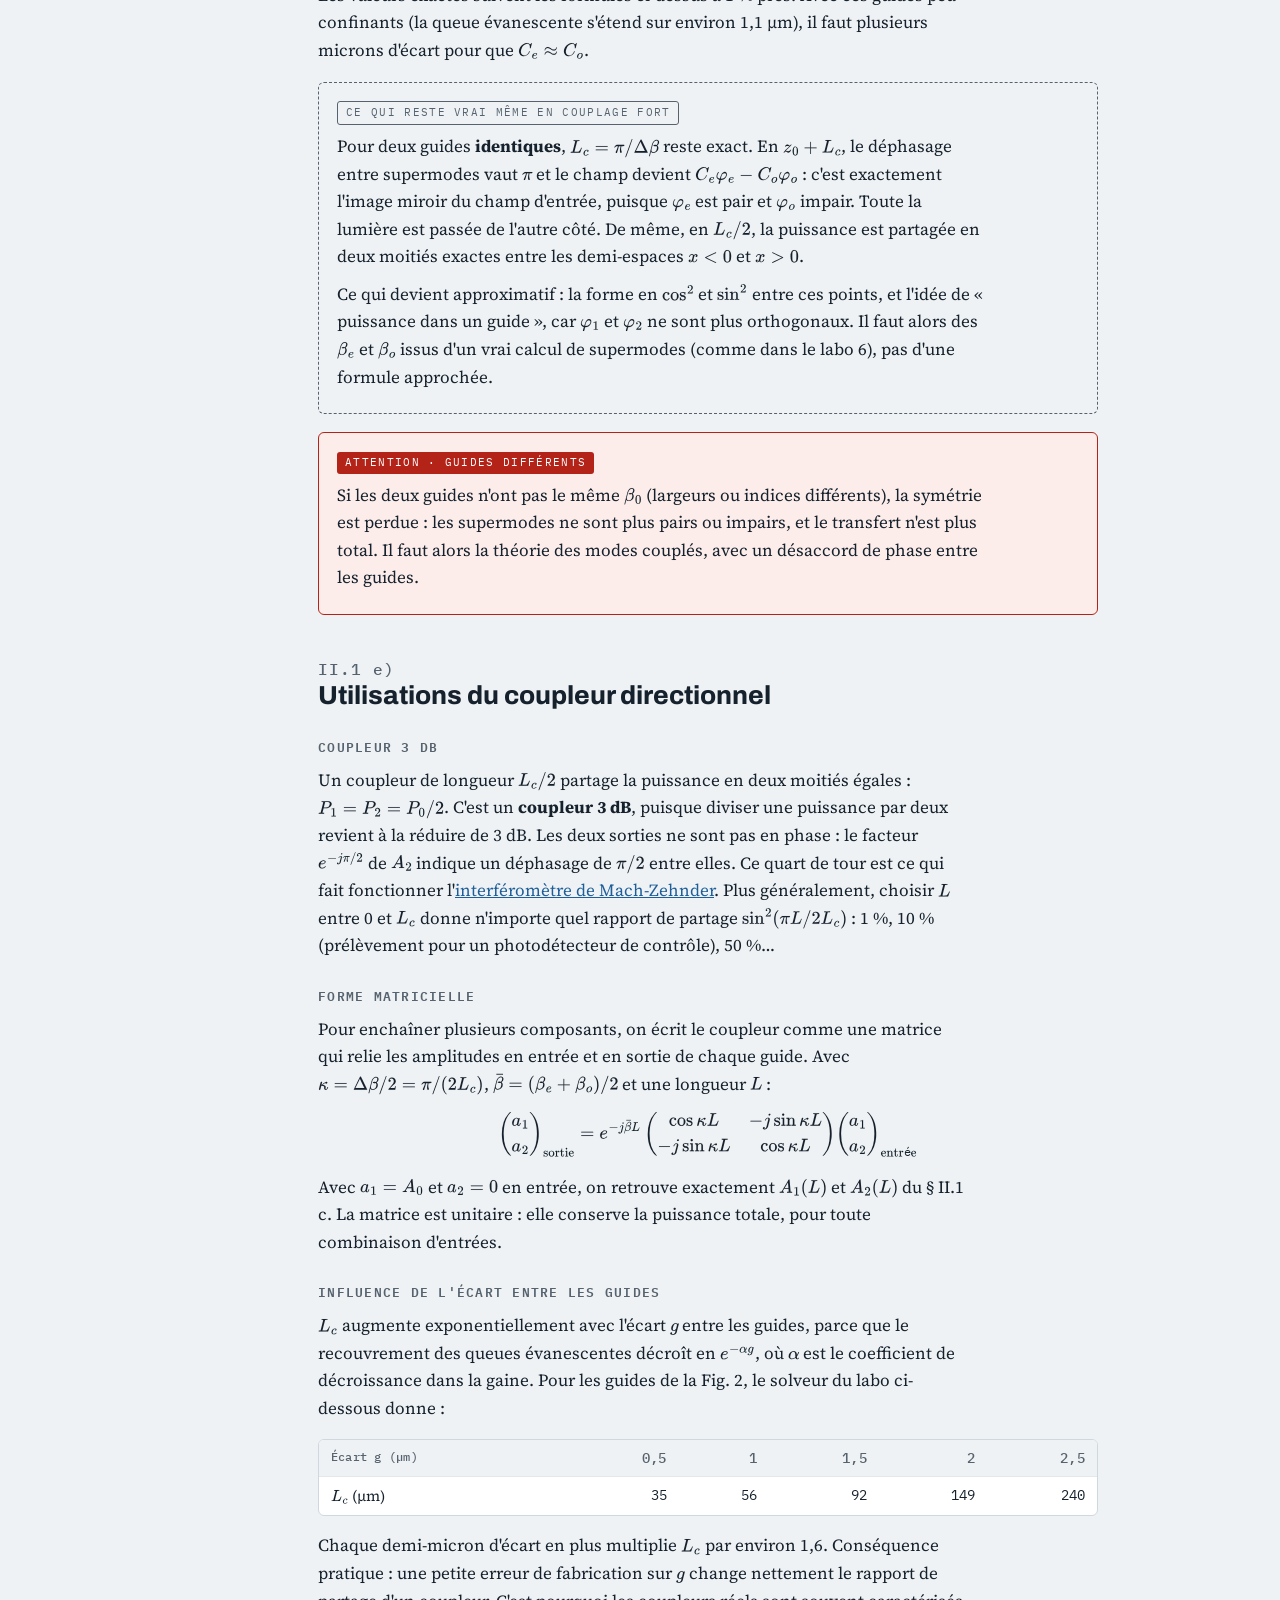
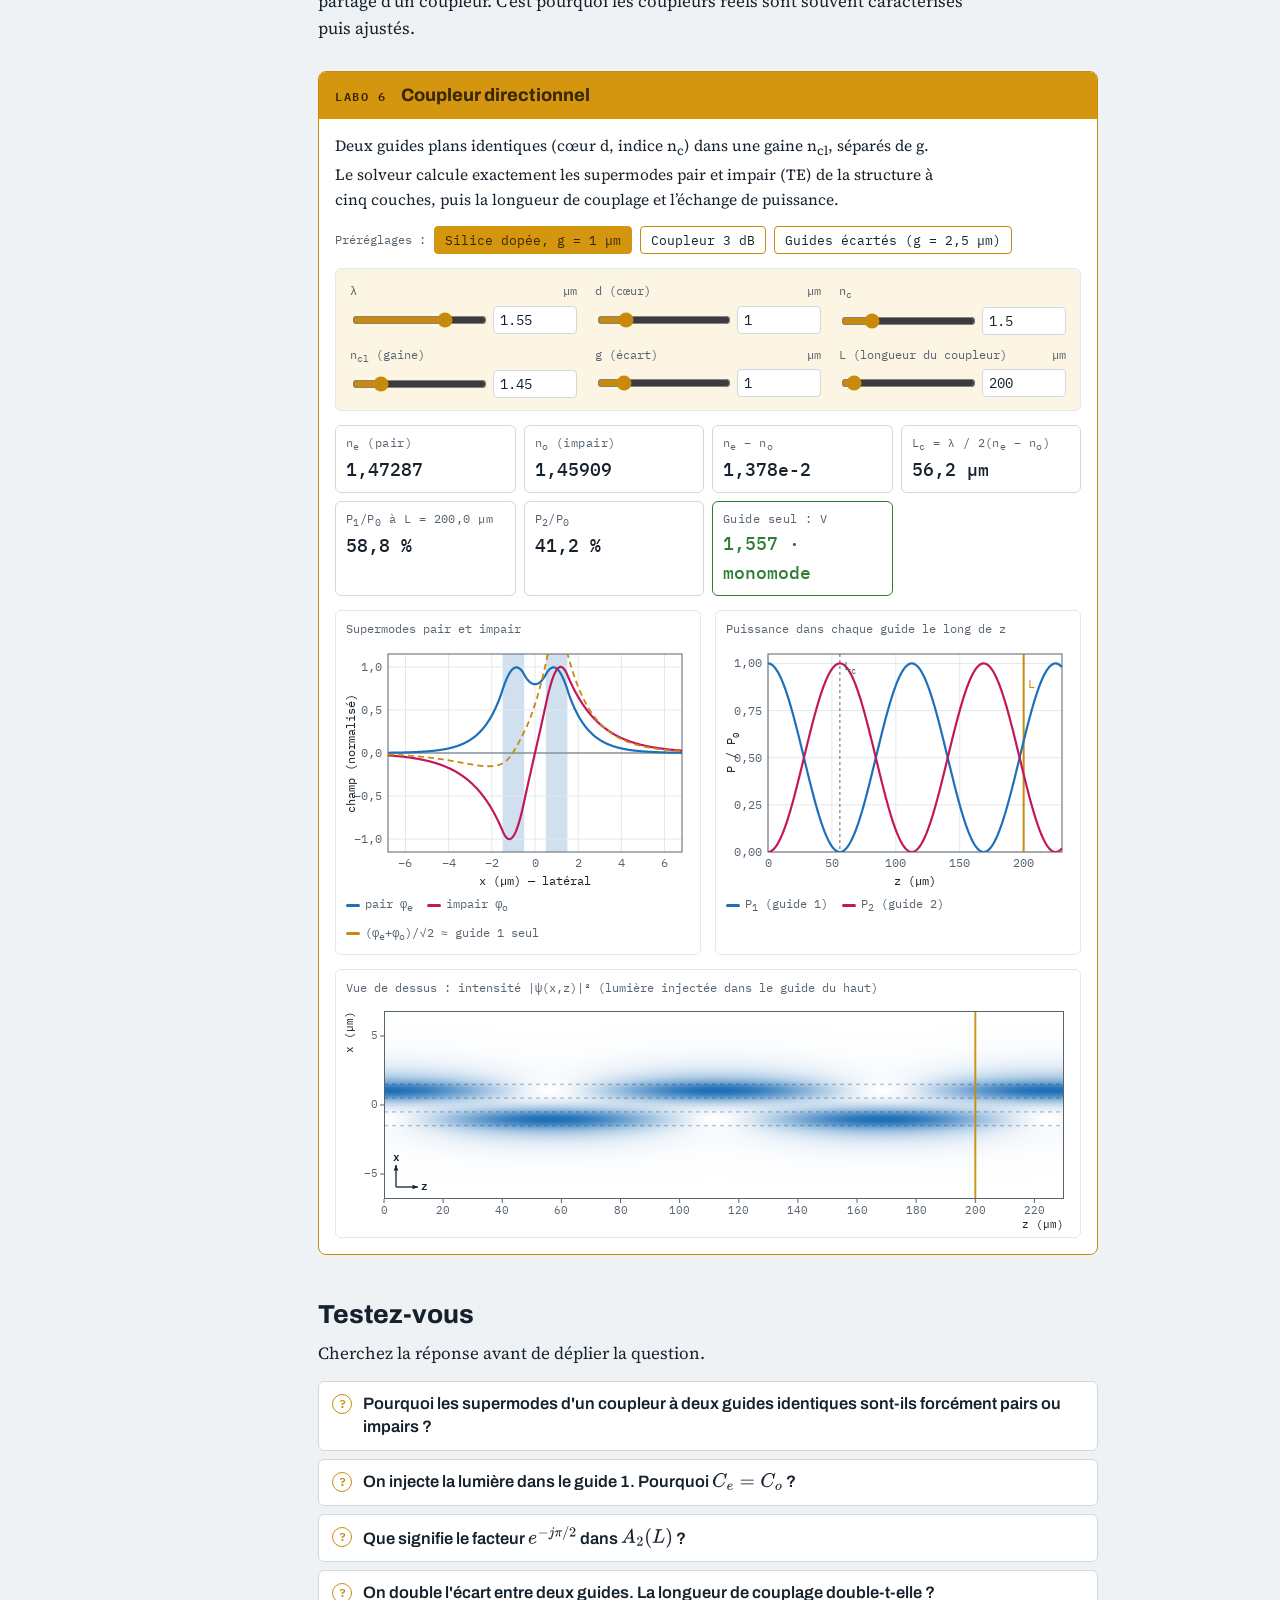
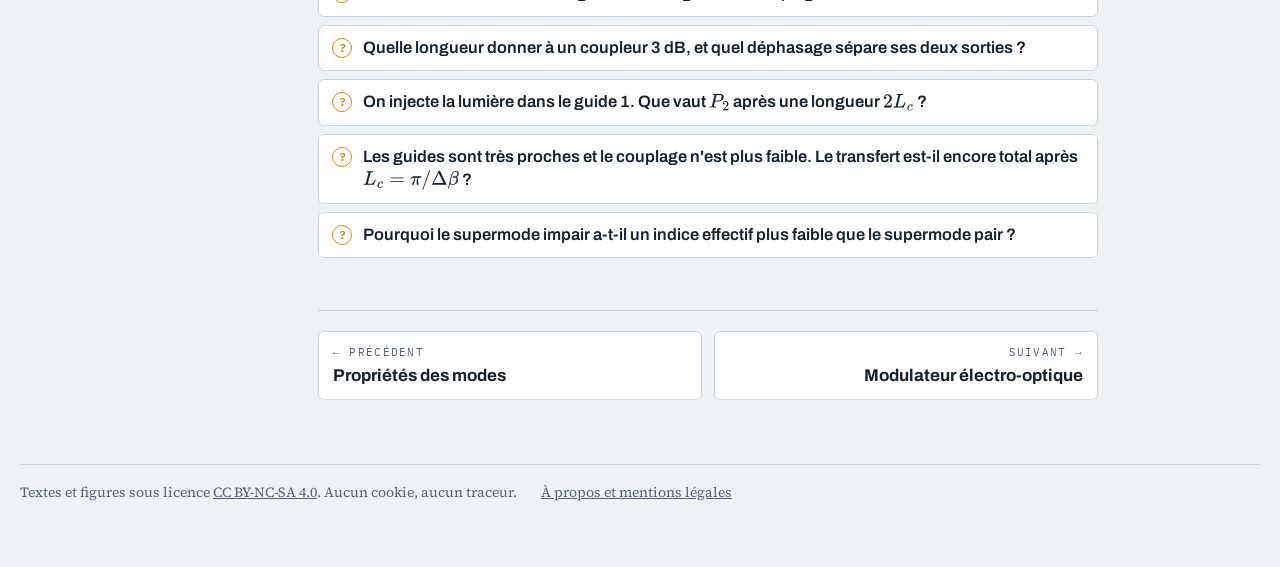
<file: photonique-integree/coupleur-directionnel.html>
<!doctype html>
<html lang="fr">
<head>
<meta charset="utf-8">
<meta name="viewport" content="width=device-width,initial-scale=1,viewport-fit=cover">
<title>Le coupleur directionnel : supermodes et longueur de couplage · Photonique intégrée</title>
<meta name="claude:viewport-fit-sides" content="cover">
<meta name="description" content="Coupleur directionnel en optique intégrée : supermodes pair et impair par symétrie, normalisation, excitation, calcul pas à pas de l&#x27;échange de puissance, longueur de couplage, limites du couplage faible, coupleur 3 dB, avec simulateur.">
<meta property="og:title" content="Le coupleur directionnel : supermodes et longueur de couplage · Photonique intégrée">
<meta property="og:description" content="Coupleur directionnel en optique intégrée : supermodes pair et impair par symétrie, normalisation, excitation, calcul pas à pas de l&#x27;échange de puissance, longueur de couplage, limites du couplage faible, coupleur 3 dB, avec simulateur.">
<meta property="og:type" content="article">
<meta property="og:locale" content="fr_FR">
<meta property="og:site_name" content="Carnets scientifiques">
<meta name="theme-color" content="#EFF2F4" media="(prefers-color-scheme: light)">
<meta name="theme-color" content="#0E1317" media="(prefers-color-scheme: dark)">
<link rel="icon" href="../assets/favicon.svg" type="image/svg+xml">
<script>try{var t=localStorage.getItem('theme');if(t==='light'||t==='dark')document.documentElement.setAttribute('data-theme',t)}catch(e){}</script>
<link rel="preload" href="../assets/fonts/source-serif-4-latin-opsz-normal.woff2" as="font" type="font/woff2" crossorigin>
<link rel="stylesheet" href="../assets/fonts/polices.css">
<link rel="stylesheet" href="../assets/css/site.css">
<script defer src="../assets/js/mathjax-config.js"></script>
<script defer src="../assets/js/physique.js"></script>
<script defer src="../assets/js/trace.js"></script>
<script defer src="../assets/js/figures.js"></script>
<script defer src="../assets/js/labos.js"></script>
<script defer src="../assets/js/site.js"></script>
<script defer id="MathJax-script" src="../assets/vendor/mathjax/tex-svg-full.js"></script>
</head>
<body>
<a class="skip" href="#contenu">Aller au contenu</a>
<header class="topbar"><div class="topbar-in">
  <a class="brand" href="../index.html"><svg viewBox="0 0 22 22" aria-hidden="true"><rect x="1" y="2.5" width="20" height="4.5" rx="1" style="fill:var(--rule)"/><rect x="1" y="8.75" width="20" height="4.5" rx="1" style="fill:var(--amber)"/><rect x="1" y="15" width="20" height="4.5" rx="1" style="fill:var(--ink)"/></svg>Carnets scientifiques</a>
  <nav class="topnav" aria-label="Navigation du site">
    <a href="../photonique-integree/index.html" aria-current="page">Photonique intégrée</a>
    <a href="../photonique-integree/labos.html">Labos</a>
    <a href="../photonique-integree/fiche.html">Fiche</a>
    <a href="../a-propos.html">À propos</a>
  </nav>
  <button type="button" class="theme-btn" id="theme-toggle" aria-label="Changer de thème (automatique, clair, sombre)"><svg class="i-auto" viewBox="0 0 16 16" aria-hidden="true"><circle cx="8" cy="8" r="6" fill="none" stroke="currentColor" stroke-width="1.5"/><path d="M8 2a6 6 0 0 1 0 12z" fill="currentColor"/></svg><svg class="i-sun" viewBox="0 0 16 16" aria-hidden="true"><circle cx="8" cy="8" r="3.2" fill="currentColor"/><g stroke="currentColor" stroke-width="1.4" stroke-linecap="round"><path d="M8 1.2v1.6M8 13.2v1.6M1.2 8h1.6M13.2 8h1.6M3.2 3.2l1.1 1.1M11.7 11.7l1.1 1.1M3.2 12.8l1.1-1.1M11.7 4.3l1.1-1.1"/></g></svg><svg class="i-moon" viewBox="0 0 16 16" aria-hidden="true"><path d="M13.5 10.2A6 6 0 0 1 5.8 2.5a6 6 0 1 0 7.7 7.7z" fill="currentColor"/></svg><span>Thème : auto</span></button>
</div></header>
<div class="shell">
<aside class="side" aria-label="Sommaire">
  <p class="side-head"><a href="index.html">Photonique intégrée</a></p>
  <ol class="course">
    <li><a href="index.html"><span class="n">§</span><span>Sommaire du thème</span></a></li>
    <li><a href="equations-propagation.html"><span class="n">1</span><span>Équations de propagation</span></a></li>
    <li><a href="guide-plan.html"><span class="n">2</span><span>Le guide plan</span></a></li>
    <li><a href="guide-canal-indice-effectif.html"><span class="n">3</span><span>Guide canal et indice effectif</span></a></li>
    <li><a href="proprietes-des-modes.html"><span class="n">4</span><span>Propriétés des modes</span></a></li>
    <li class="cur"><a href="coupleur-directionnel.html" aria-current="page"><span class="n">5</span><span>Le coupleur directionnel</span></a><ol class="toc" id="toc-list"></ol></li>
    <li><a href="modulateur-electro-optique.html"><span class="n">6</span><span>Modulateur électro-optique</span></a></li>
    <li class="sep" aria-hidden="true"></li>
    <li><a href="fiche.html"><span class="n">Σ</span><span>Fiche de révision</span></a></li>
    <li><a href="labos.html"><span class="n">L</span><span>Tous les labos</span></a></li>
  </ol>
</aside>
<main id="contenu">
<div class="col">
<header class="hero">
  <nav class="crumbs" aria-label="Fil d'Ariane"><a href="../index.html">Accueil</a><span aria-hidden="true">/</span><a href="index.html">Photonique intégrée</a><span aria-hidden="true">/</span><span>Le coupleur directionnel</span></nav>
  <div class="eyebrow">Chapitre II · Fonctions élémentaires · 5 / 6</div>
  <h1>Le coupleur directionnel</h1>
  <p class="lede">Deux guides proches échangent leur lumière par leurs queues évanescentes. Un argument de symétrie donne les supermodes de la structure ; leur battement explique l'échange de puissance et fixe la longueur de couplage, donc le rapport de partage du coupleur.</p>
  <div class="meta"><span>Vue de dessus : <b>x latéral</b>, <b>z propagation</b></span><a href="index.html#notations">Notations</a></div>
  <details class="toc-m"><summary>Dans cette page</summary><ol id="toc-list-m"></ol></details>
</header>
<div class="goals"><div><p class="gh">Objectifs</p><ul><li>Montrer, par la symétrie, que les modes du coupleur sont un supermode pair et un supermode impair.</li><li>Normaliser ces supermodes et y décomposer le champ injecté.</li><li>Établir pas à pas $A_1(L)$, $A_2(L)$, l'échange de puissance et la longueur de couplage.</li><li>Savoir où l'hypothèse de couplage faible cesse d'être valable.</li><li>Dimensionner un coupleur 3 dB et écrire sa matrice de transfert.</li></ul></div><div><p class="gh">Prérequis</p><ul><li>Queues évanescentes et facteur de confinement (<a href="guide-plan.html#s-1-2e">§ I.2 e</a>).</li><li>Orthogonalité des modes et décomposition modale (<a href="proprietes-des-modes.html">propriétés des modes</a>).</li></ul></div></div>

<h2 id="s-2-1a"><span class="num">II.1 a)</span>Structure et hypothèses</h2>
<p>Un coupleur directionnel est composé de deux guides monomodes parallèles. L'écart $g$ entre eux est assez petit pour que les modes guidés interagissent. Comme un mode n'est pas entièrement confiné dans son cœur, une partie de son énergie « déborde » dans l'autre guide par sa queue évanescente.</p>
<figure>
  <div class="fig-scroll" id="fig-coupler"></div>
  <figcaption><b>FIG. 1</b>À gauche, vue de dessus (x latéral, z propagation) : la puissance injectée dans le guide 1 passe progressivement dans le guide 2. À droite, section transverse (x latéral, y vertical, z sortant) : les queues évanescentes des deux modes se recouvrent dans l'espace entre les guides.</figcaption>
</figure>
<p>Toute l'étude repose sur trois hypothèses, qu'on rappellera à chaque fois qu'elles servent :</p>
<ul>
  <li><strong>guides identiques</strong> : même section, même indice. Ils ont donc le même mode fondamental isolé, de constante de propagation $\beta_0$ ;</li>
  <li><strong>guides monomodes</strong> : chaque branche, seule, ne guide que son mode fondamental. On note $\varphi_1(x)$ le mode du guide 1 seul et $\varphi_2(x)$ celui du guide 2 seul ;</li>
  <li><strong>couplage faible</strong> : les branches sont assez séparées pour que le mode de l'une soit à peine déformé par la présence de l'autre. On le traduira par $\iint \varphi_1\varphi_2^*\,dS \approx 0$ (§ II.1 d discute cette approximation).</li>
</ul>
<div class="box intu">
  <span class="tag">Analogie · deux pendules couplés</span>
  <p>Deux pendules identiques reliés par un ressort faible ont deux façons « propres » d'osciller : ensemble, en phase, ou l'un contre l'autre, en opposition. Ces deux mouvements ont des fréquences légèrement différentes. Si l'on lance un seul pendule, on excite en réalité les deux mouvements à la fois ; leur décalage progressif fait passer toute l'énergie dans le second pendule, puis la ramène. Le coupleur fait exactement la même chose, avec $z$ à la place du temps et les supermodes à la place des deux mouvements propres.</p>
</div>

<h2 id="s-2-1b"><span class="num">II.1 b)</span>Les supermodes : un argument de symétrie</h2>
<p>La structure couplée (deux cœurs côte à côte) est elle-même un guide invariant selon $z$. Elle possède donc ses propres modes guidés, appelés <strong>supermodes</strong>. On les cherche sans résoudre aucune équation, grâce à deux arguments.</p>

<h3>1. La symétrie impose la parité</h3>
<p>La structure est symétrique par rapport à l'axe situé à mi-distance des deux guides (on le place en $x = 0$). Le profil d'indice vérifie $n(-x) = n(x)$ : si $\varphi(x)$ est solution de l'équation de propagation, $\varphi(-x)$ l'est aussi, avec la même constante de propagation. Pour un mode non dégénéré, ces deux solutions ne peuvent différer que d'un facteur, et appliquer deux fois la réflexion impose que ce facteur vaille $\pm 1$. Les modes guidés sont donc <strong>symétriques</strong> ou <strong>antisymétriques</strong> par rapport à l'axe.</p>

<h3>2. Le couplage faible impose la forme</h3>
<p>Si les deux branches sont assez séparées, les supermodes s'écrivent comme une combinaison des modes des branches isolées :</p>
$$\varphi_i(x) = a_i\,\varphi_1(x) + b_i\,\varphi_2(x)$$
<p>où $a_i$ et $b_i$ sont les amplitudes portées par la branche 1 et par la branche 2. Comme $\varphi_2(x) = \varphi_1(-x)$, la parité trouvée au point 1 impose $a_i = b_i$ (mode symétrique) ou $a_i = -b_i$ (mode antisymétrique). On en déduit deux supermodes :</p>
$$\varphi_e = a\,(\varphi_1 + \varphi_2) \quad\text{le mode pair} \qquad\qquad \varphi_o = b\,(\varphi_1 - \varphi_2) \quad\text{le mode impair}$$
<p>À chacun est associée sa propre constante de propagation : $\beta_e$ pour le mode pair, $\beta_o$ pour le mode impair.</p>
<figure>
  <div class="fig-scroll" id="fig-dc-modes"></div>
  <figcaption><b>FIG. 2</b>Calcul exact pour deux guides de silice dopée (cœurs de 1 µm d'indice 1,50, gaine 1,45, écart g = 2 µm, λ = 1,55 µm, polarisation TE). En haut, les modes des guides isolés $\varphi_1$ et $\varphi_2$. En bas, les supermodes : $\varphi_e$ est symétrique, $\varphi_o$ est antisymétrique et s'annule sur l'axe x = 0. Abscisse x latérale (µm), ordonnée champ normalisé ($\int|\varphi|^2dx = 1$).</figcaption>
</figure>

<h3>3. Pourquoi $n_o \lt n_e$</h3>
<p>Le mode impair s'annule au milieu de l'écart : il varie plus vite transversalement et place moins d'énergie dans la zone centrale. D'après l'<a href="guide-plan.html#s-1-2b">expression de $\neff^2$ comme moyenne pondérée</a>, ces deux effets abaissent son indice effectif. On a donc toujours $\beta_o \lt \beta_0 \lt \beta_e$ (sur la Fig. 2, $n_o = 1{,}4645 \lt n_{eff} = 1{,}4675 \lt n_e = 1{,}4697$).</p>

<h3>4. Normaliser les supermodes</h3>
<p>On choisit des modes de norme unité :</p>
$$\iint|\varphi_1|^2\,dS = \iint|\varphi_2|^2\,dS = 1 \qquad\qquad \iint|\varphi_e|^2\,dS = \iint|\varphi_o|^2\,dS = 1$$
<p>Pour le mode pair :</p>
$$\iint|\varphi_e|^2\,dS = a^2\iint(\varphi_1+\varphi_2)(\varphi_1^*+\varphi_2^*)\,dS = a^2\Big[\underbrace{\iint|\varphi_1|^2dS}_{=\,1} + \underbrace{\iint|\varphi_2|^2dS}_{=\,1} + \underbrace{\iint\varphi_1\varphi_2^*\,dS + \iint\varphi_1^*\varphi_2\,dS}_{\approx\,0\ \text{(couplage faible)}}\Big] = 2a^2$$
<p>Les termes croisés mesurent le recouvrement des deux modes isolés ; l'hypothèse de couplage faible permet de les négliger. La condition $2a^2 = 1$ donne $a = 1/\sqrt2$, et le même calcul donne $b = 1/\sqrt2$.</p>
<div class="box key">
  <span class="tag">À retenir · supermodes normalisés</span>
  $$\varphi_e = \frac{1}{\sqrt2}\left(\varphi_1 + \varphi_2\right) \qquad\qquad \varphi_o = \frac{1}{\sqrt2}\left(\varphi_1 - \varphi_2\right)$$
  <p>Inversement, $\varphi_1 = (\varphi_e + \varphi_o)/\sqrt2$ et $\varphi_2 = (\varphi_e - \varphi_o)/\sqrt2$ : le mode d'une branche seule est la somme ou la différence des deux supermodes.</p>
</div>

<h2 id="s-2-1c"><span class="num">II.1 c)</span>Exciter, propager : longueur de couplage</h2>
<p>Le coupleur est excité en $z = z_0$ par le mode guidé de la branche 1, d'amplitude $A_0$ (puissance $P_0$). Quelles puissances $P_1$ et $P_2$ trouve-t-on dans les branches 1 et 2 en sortie, après une longueur d'interaction $L$ ?</p>

<h3>1. Puissance et amplitude</h3>
<p>Pour un mode TE de champ électrique $A_0\varphi_1$, la puissance transportée s'écrit</p>
$$P_0 = \frac{\beta_0}{2\omega\mu_0}\,A_0^2\iint|\varphi_1|^2\,dS$$
<p>Avec la normalisation choisie, l'intégrale vaut 1 : $P_0 = \dfrac{\beta_0 A_0^2}{2\omega\mu_0}$, où $\beta_0$ est la constante de propagation du mode fondamental d'une branche isolée. En couplage faible, $\beta_e$ et $\beta_o$ sont très proches de $\beta_0$ : le même facteur relie puissance et carré de l'amplitude dans toute la structure. On peut donc raisonner sur les amplitudes et écrire à la fin $P \propto |A|^2$.</p>

<h3>2. Exciter la structure</h3>
<p>En $z = z_0$, la continuité du champ s'écrit :</p>
$$A_0\,\varphi_1 = C_e\,\varphi_e + C_o\,\varphi_o$$
<p>Pour obtenir $C_e$, on multiplie par $\varphi_e^*$ et on intègre sur la section :</p>
$$A_0\iint\varphi_1\varphi_e^*\,dS = C_e\underbrace{\iint|\varphi_e|^2\,dS}_{=\,1} + C_o\underbrace{\iint\varphi_o\varphi_e^*\,dS}_{=\,0\ \text{(orthogonalité des modes)}}$$
<p>L'orthogonalité des supermodes est <em>exacte</em> : ce sont deux modes distincts d'une même structure. En remplaçant $\varphi_e$ par son expression :</p>
$$C_e = A_0\iint\varphi_1\varphi_e^*\,dS = \frac{A_0}{\sqrt2}\Big[\underbrace{\iint|\varphi_1|^2\,dS}_{=\,1} + \underbrace{\iint\varphi_1\varphi_2^*\,dS}_{\approx\,0\ \text{(couplage faible)}}\Big] \quad\Longrightarrow\quad C_e = \frac{A_0}{\sqrt2}$$
<p>La même démarche avec $\varphi_o^*$ donne $C_o = A_0\iint\varphi_1\varphi_o^*\,dS = A_0/\sqrt2$.</p>
<div class="box key">
  <span class="tag">À retenir · excitation par une seule branche</span>
  $$C_e = C_o = \frac{A_0}{\sqrt2}$$
  <p>Injecter la lumière dans un seul guide excite les deux supermodes, avec la même amplitude. Chacun emporte la moitié de la puissance.</p>
</div>

<h3>3. Propager</h3>
<p>Entre $z_0$ et $z_0 + L$, chaque supermode se propage avec sa propre constante : il accumule la phase $e^{-j\beta_eL}$ ou $e^{-j\beta_oL}$. En $z = z_0 + L$, le champ vaut :</p>
$$\psi(x, z_0+L) = C_e\,\varphi_e\,e^{-j\beta_eL} + C_o\,\varphi_o\,e^{-j\beta_oL}$$
<p>On revient aux modes des branches isolées, ce qui permet de lire ce que contient chaque guide :</p>
$$\psi = \frac{A_0}{\sqrt2}\left[\frac{\varphi_1+\varphi_2}{\sqrt2}\,e^{-j\beta_eL} + \frac{\varphi_1-\varphi_2}{\sqrt2}\,e^{-j\beta_oL}\right] = \frac{A_0}{2}\left[\left(e^{-j\beta_eL}+e^{-j\beta_oL}\right)\varphi_1 + \left(e^{-j\beta_eL}-e^{-j\beta_oL}\right)\varphi_2\right]$$
<p>On met en facteur la phase moyenne $e^{-j\frac{\beta_e+\beta_o}{2}L}$. Il reste dans les crochets $e^{\mp j\frac{\beta_e-\beta_o}{2}L}$ :</p>
$$\psi = \frac{A_0}{2}\,e^{-j\frac{\beta_e+\beta_o}{2}L}\left[\left(e^{-j\frac{\beta_e-\beta_o}{2}L} + e^{\,j\frac{\beta_e-\beta_o}{2}L}\right)\varphi_1 + \left(e^{-j\frac{\beta_e-\beta_o}{2}L} - e^{\,j\frac{\beta_e-\beta_o}{2}L}\right)\varphi_2\right]$$
<p>On reconnaît $e^{-ju} + e^{ju} = 2\cos u$ et $e^{-ju} - e^{ju} = -2j\sin u$. Avec $\Delta\beta = \beta_e - \beta_o$ :</p>
$$\psi(x, z_0+L) = A_0\,e^{-j\frac{\beta_e+\beta_o}{2}L}\left[\cos\left(\frac{\Delta\beta}{2}L\right)\varphi_1 - j\,\sin\left(\frac{\Delta\beta}{2}L\right)\varphi_2\right]$$
<p>L'amplitude dans chaque branche s'obtient par projection sur son mode, toujours avec $\iint\varphi_1\varphi_2^*\,dS \approx 0$ :</p>
<div class="box key">
  <span class="tag">À retenir · amplitudes en sortie</span>
  $$A_1(L) = \iint\psi\,\varphi_1^*\,dS = A_0\,e^{-j\frac{\beta_e+\beta_o}{2}L}\cos\left(\frac{\Delta\beta}{2}L\right)$$
  $$A_2(L) = \iint\psi\,\varphi_2^*\,dS = A_0\,e^{-j\frac{\beta_e+\beta_o}{2}L}\,e^{-j\frac{\pi}{2}}\sin\left(\frac{\Delta\beta}{2}L\right)$$
  <p>On a écrit $-j = e^{-j\pi/2}$ : l'onde de la branche 2 est toujours en <strong>quadrature de phase</strong> (retard de $\pi/2$) par rapport à celle de la branche 1.</p>
</div>
<p>En prenant le carré du module :</p>
$$P_1 = P_0\cos^2\left(\frac{\Delta\beta}{2}L\right) \qquad\qquad P_2 = P_0\sin^2\left(\frac{\Delta\beta}{2}L\right)$$
<p>On vérifie que $P_1 + P_2 = P_0$ : la puissance ne se perd pas, elle passe d'une branche à l'autre.</p>

<h3>4. Longueur de couplage</h3>
<p>On appelle <strong>longueur de couplage</strong> $L_c$ la longueur de propagation nécessaire pour transférer entièrement la lumière d'une branche à l'autre. Elle correspond à $P_2 = P_0$, soit $\frac{\Delta\beta}{2}L_c = \frac{\pi}{2}$.</p>
<div class="box key">
  <span class="tag">À retenir · longueur de couplage</span>
  $$L_c = \frac{\pi}{\Delta\beta} = \frac{\lambda}{2\left(n_e - n_o\right)} \qquad\qquad P_1(z) = P_0\cos^2\left(\frac{\pi}{2}\frac{z}{L_c}\right) \qquad P_2(z) = P_0\sin^2\left(\frac{\pi}{2}\frac{z}{L_c}\right)$$
  <p>Après $L_c$, toute la puissance est dans le guide 2 ; après $2L_c$, elle est revenue dans le guide 1. L'échange est périodique, de période $2L_c$. Physiquement : $L_c$ est la distance au bout de laquelle les deux supermodes ont accumulé un déphasage de $\pi$.</p>
</div>
<figure>
  <div class="fig-scroll" id="fig-dc-power"></div>
  <figcaption><b>FIG. 3</b>Puissance dans chaque branche en fonction de la distance parcourue $z$ dans la zone de couplage (origine en $z_0$), normalisée par $L_c$. Les deux courbes se croisent à $P_0/2$ aux longueurs $L_c/2$, $3L_c/2$… : c'est le point de fonctionnement du coupleur 3 dB.</figcaption>
</figure>
<p>Pour l'exemple de la Fig. 2 : $\Delta n = n_e - n_o = 0{,}0052$, d'où $L_c = 1{,}55/(2 \times 0{,}0052) \approx 149$ µm.</p>

<h2 id="s-2-1d"><span class="num">II.1 d)</span>Jusqu'où le couplage faible tient-il ?</h2>
<p>Le calcul a négligé à trois reprises le recouvrement des modes isolés, qu'on note</p>
$$C_{12} = \iint\varphi_1\varphi_2^*\,dS$$
<p>Il est réel et positif pour deux guides identiques. Sans le négliger, la normalisation donne $a = 1/\sqrt{2(1+C_{12})}$ et $b = 1/\sqrt{2(1-C_{12})}$, et la projection de l'entrée devient :</p>
$$C_e = A_0\sqrt{\frac{1+C_{12}}{2}} \qquad\qquad C_o = A_0\sqrt{\frac{1-C_{12}}{2}} \qquad\qquad C_e^2 + C_o^2 = A_0^2$$
<p>Quand les guides se rapprochent, l'entrée excite davantage le mode pair que le mode impair. Pour les guides de la Fig. 2, en faisant varier l'écart (supermodes calculés exactement) :</p>
<div class="tbl"><table>
  <thead><tr><th>Écart g (µm)</th><th class="num">0,5</th><th class="num">1</th><th class="num">2</th><th class="num">3</th><th class="num">4</th></tr></thead>
  <tbody>
    <tr><td>Recouvrement $C_{12}$</td><td class="num">0,64</td><td class="num">0,48</td><td class="num">0,26</td><td class="num">0,13</td><td class="num">0,06</td></tr>
    <tr><td>$C_e/A_0$ (couplage faible : 0,707)</td><td class="num">0,90</td><td class="num">0,86</td><td class="num">0,79</td><td class="num">0,75</td><td class="num">0,73</td></tr>
    <tr><td>$|C_o|/A_0$ (couplage faible : 0,707)</td><td class="num">0,40</td><td class="num">0,50</td><td class="num">0,61</td><td class="num">0,66</td><td class="num">0,69</td></tr>
  </tbody>
</table></div>
<p>Les valeurs exactes suivent les formules ci-dessus à 1 % près. Avec ces guides peu confinants (la queue évanescente s'étend sur environ 1,1 µm), il faut plusieurs microns d'écart pour que $C_e \approx C_o$.</p>
<div class="box intu">
  <span class="tag">Ce qui reste vrai même en couplage fort</span>
  <p>Pour deux guides <strong>identiques</strong>, $L_c = \pi/\Delta\beta$ reste exact. En $z_0 + L_c$, le déphasage entre supermodes vaut $\pi$ et le champ devient $C_e\varphi_e - C_o\varphi_o$ : c'est exactement l'image miroir du champ d'entrée, puisque $\varphi_e$ est pair et $\varphi_o$ impair. Toute la lumière est passée de l'autre côté. De même, en $L_c/2$, la puissance est partagée en deux moitiés exactes entre les demi-espaces $x \lt 0$ et $x \gt 0$.</p>
  <p>Ce qui devient approximatif : la forme en $\cos^2$ et $\sin^2$ entre ces points, et l'idée de « puissance dans un guide », car $\varphi_1$ et $\varphi_2$ ne sont plus orthogonaux. Il faut alors des $\beta_e$ et $\beta_o$ issus d'un vrai calcul de supermodes (comme dans le labo 6), pas d'une formule approchée.</p>
</div>
<div class="box warn">
  <span class="tag">Attention · guides différents</span>
  <p>Si les deux guides n'ont pas le même $\beta_0$ (largeurs ou indices différents), la symétrie est perdue : les supermodes ne sont plus pairs ou impairs, et le transfert n'est plus total. Il faut alors la théorie des modes couplés, avec un désaccord de phase entre les guides.</p>
</div>

<h2 id="s-2-1e"><span class="num">II.1 e)</span>Utilisations du coupleur directionnel</h2>

<h3>Coupleur 3 dB</h3>
<p>Un coupleur de longueur $L_c/2$ partage la puissance en deux moitiés égales : $P_1 = P_2 = P_0/2$. C'est un <strong>coupleur 3 dB</strong>, puisque diviser une puissance par deux revient à la réduire de 3 dB. Les deux sorties ne sont pas en phase : le facteur $e^{-j\pi/2}$ de $A_2$ indique un déphasage de $\pi/2$ entre elles. Ce quart de tour est ce qui fait fonctionner l'<a href="modulateur-electro-optique.html#s-td3-2">interféromètre de Mach-Zehnder</a>. Plus généralement, choisir $L$ entre 0 et $L_c$ donne n'importe quel rapport de partage $\sin^2(\pi L/2L_c)$ : 1 %, 10 % (prélèvement pour un photodétecteur de contrôle), 50 %…</p>

<h3>Forme matricielle</h3>
<p>Pour enchaîner plusieurs composants, on écrit le coupleur comme une matrice qui relie les amplitudes en entrée et en sortie de chaque guide. Avec $\kappa = \Delta\beta/2 = \pi/(2L_c)$, $\bar\beta = (\beta_e + \beta_o)/2$ et une longueur $L$ :</p>
$$\begin{pmatrix}a_1\\a_2\end{pmatrix}_{\text{sortie}} = e^{-j\bar\beta L}\begin{pmatrix}\cos\kappa L & -j\sin\kappa L\\ -j\sin\kappa L & \cos\kappa L\end{pmatrix}\begin{pmatrix}a_1\\a_2\end{pmatrix}_{\text{entrée}}$$
<p>Avec $a_1 = A_0$ et $a_2 = 0$ en entrée, on retrouve exactement $A_1(L)$ et $A_2(L)$ du § II.1 c. La matrice est unitaire : elle conserve la puissance totale, pour toute combinaison d'entrées.</p>

<h3>Influence de l'écart entre les guides</h3>
<p>$L_c$ augmente exponentiellement avec l'écart $g$ entre les guides, parce que le recouvrement des queues évanescentes décroît en $e^{-\alpha g}$, où $\alpha$ est le coefficient de décroissance dans la gaine. Pour les guides de la Fig. 2, le solveur du labo ci-dessous donne :</p>
<div class="tbl"><table>
  <thead><tr><th>Écart g (µm)</th><th class="num">0,5</th><th class="num">1</th><th class="num">1,5</th><th class="num">2</th><th class="num">2,5</th></tr></thead>
  <tbody><tr><td>$L_c$ (µm)</td><td class="num">35</td><td class="num">56</td><td class="num">92</td><td class="num">149</td><td class="num">240</td></tr></tbody>
</table></div>
<p>Chaque demi-micron d'écart en plus multiplie $L_c$ par environ 1,6. Conséquence pratique : une petite erreur de fabrication sur $g$ change nettement le rapport de partage d'un coupleur. C'est pourquoi les coupleurs réels sont souvent caractérisés puis ajustés.</p>

<section class="lab mj-ignore" id="lab6">
  <div class="lab-head"><span class="lab-id">Labo 6</span><span class="lab-name">Coupleur directionnel</span></div>
  <div class="lab-body" id="lab6-body"></div>
</section>

<h2 id="testez-vous">Testez-vous</h2>
<p>Cherchez la réponse avant de déplier la question.</p>
<div class="quiz">
<details><summary>Pourquoi les supermodes d'un coupleur à deux guides identiques sont-ils forcément pairs ou impairs ?</summary><div class="ans"><p>Le profil d'indice est symétrique par rapport à l'axe entre les guides. Si $\varphi(x)$ est un mode, $\varphi(-x)$ en est un aussi, avec la même constante de propagation. Pour un mode non dégénéré, les deux ne diffèrent que d'un facteur $\pm 1$ : le mode est pair ou impair.</p></div></details>
<details><summary>On injecte la lumière dans le guide 1. Pourquoi $C_e = C_o$ ?</summary><div class="ans"><p>Parce que $\varphi_1 = (\varphi_e + \varphi_o)/\sqrt2$ : le mode d'une seule branche est la demi-somme des deux supermodes. En projetant, et en négligeant le recouvrement $\iint\varphi_1\varphi_2^*\,dS$, on trouve $C_e = C_o = A_0/\sqrt2$.</p></div></details>
<details><summary>Que signifie le facteur $e^{-j\pi/2}$ dans $A_2(L)$ ?</summary><div class="ans"><p>L'onde transférée dans la branche 2 est en retard de $\pi/2$ (quadrature) sur celle restée dans la branche 1, quelle que soit la longueur $L$. Dans un coupleur 3 dB, les deux sorties ont la même puissance mais sont déphasées de $\pi/2$.</p></div></details>
<details><summary>On double l'écart entre deux guides. La longueur de couplage double-t-elle ?</summary><div class="ans"><p>Non, elle augmente bien plus : la dépendance est exponentielle. Dans l'exemple du tableau, passer de 1 µm à 2 µm d'écart fait passer $L_c$ de 56 µm à 149 µm, soit presque un facteur 3.</p></div></details>
<details><summary>Quelle longueur donner à un coupleur 3 dB, et quel déphasage sépare ses deux sorties ?</summary><div class="ans"><p>$L_c/2$. Les deux sorties portent chacune la moitié de la puissance, déphasées de $\pi/2$.</p></div></details>
<details><summary>On injecte la lumière dans le guide 1. Que vaut $P_2$ après une longueur $2L_c$ ?</summary><div class="ans"><p>Zéro : $P_2 = P_0\sin^2(\pi z/2L_c)$ s'annule en $z = 2L_c$. Toute la puissance est revenue dans le guide 1.</p></div></details>
<details><summary>Les guides sont très proches et le couplage n'est plus faible. Le transfert est-il encore total après $L_c = \pi/\Delta\beta$ ?</summary><div class="ans"><p>Oui, si les guides sont identiques : après un déphasage de $\pi$ entre supermodes, le champ est l'image miroir du champ d'entrée. Ce qui change, c'est que $C_e \ne C_o$ et que l'évolution entre $0$ et $L_c$ ne suit plus exactement un $\sin^2$. Il faut aussi calculer $\beta_e$ et $\beta_o$ exactement.</p></div></details>
<details><summary>Pourquoi le supermode impair a-t-il un indice effectif plus faible que le supermode pair ?</summary><div class="ans"><p>Il s'annule entre les deux guides : il varie plus vite transversalement et place moins d'énergie au centre. Les deux effets abaissent $\neff^2$, qui est une moyenne de $n^2$ pondérée par le champ, moins un terme de variation transverse.</p></div></details>
</div>
<nav class="pager" aria-label="Pages voisines"><a class="prev" href="proprietes-des-modes.html"><span class="pl">← Précédent</span><span class="pt">Propriétés des modes</span></a><a class="next" href="modulateur-electro-optique.html"><span class="pl">Suivant →</span><span class="pt">Modulateur électro-optique</span></a></nav>
</div>
</main>
</div>
<footer class="site-foot">
  <span>Textes et figures sous licence <a href="https://creativecommons.org/licenses/by-nc-sa/4.0/deed.fr" rel="license">CC BY-NC-SA 4.0</a>. Aucun cookie, aucun traceur.</span>
  <nav aria-label="Pied de page"><a href="../a-propos.html">À propos et mentions légales</a></nav>
</footer>
</body>
</html>
</file>
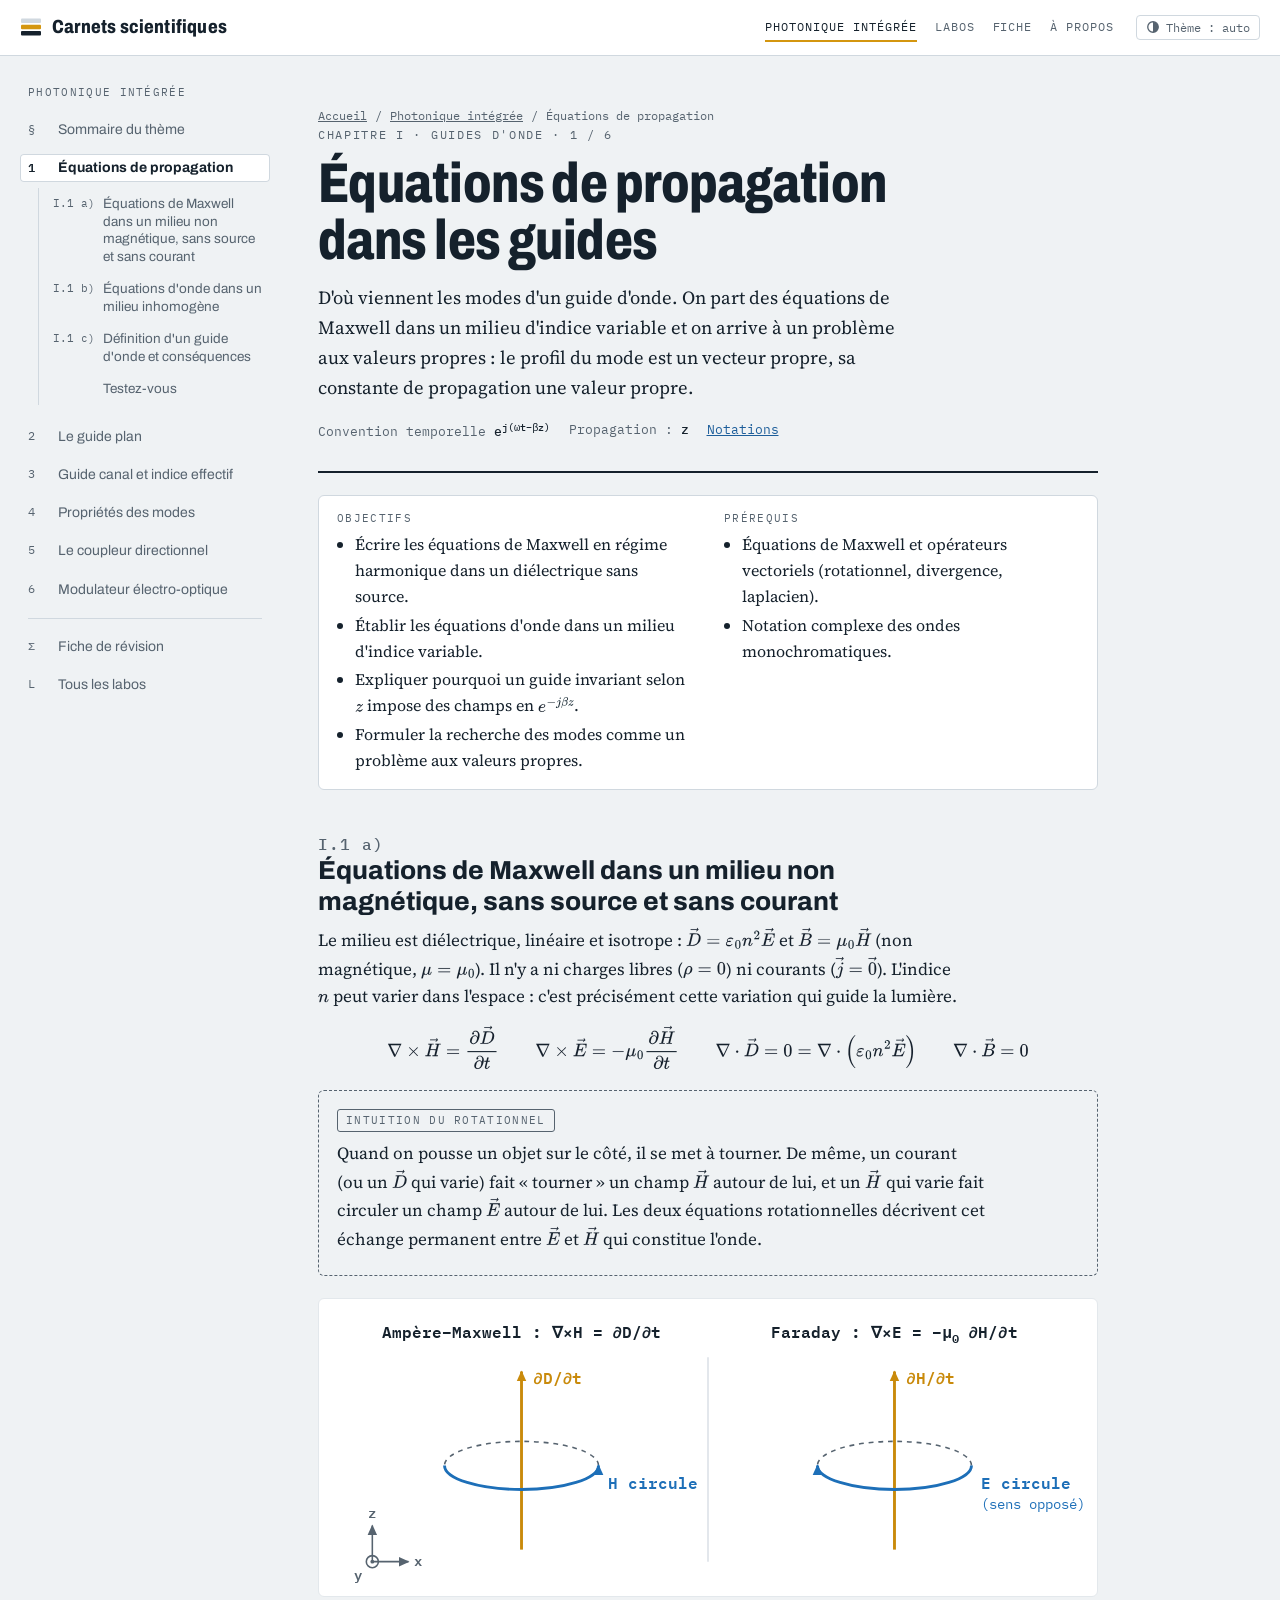
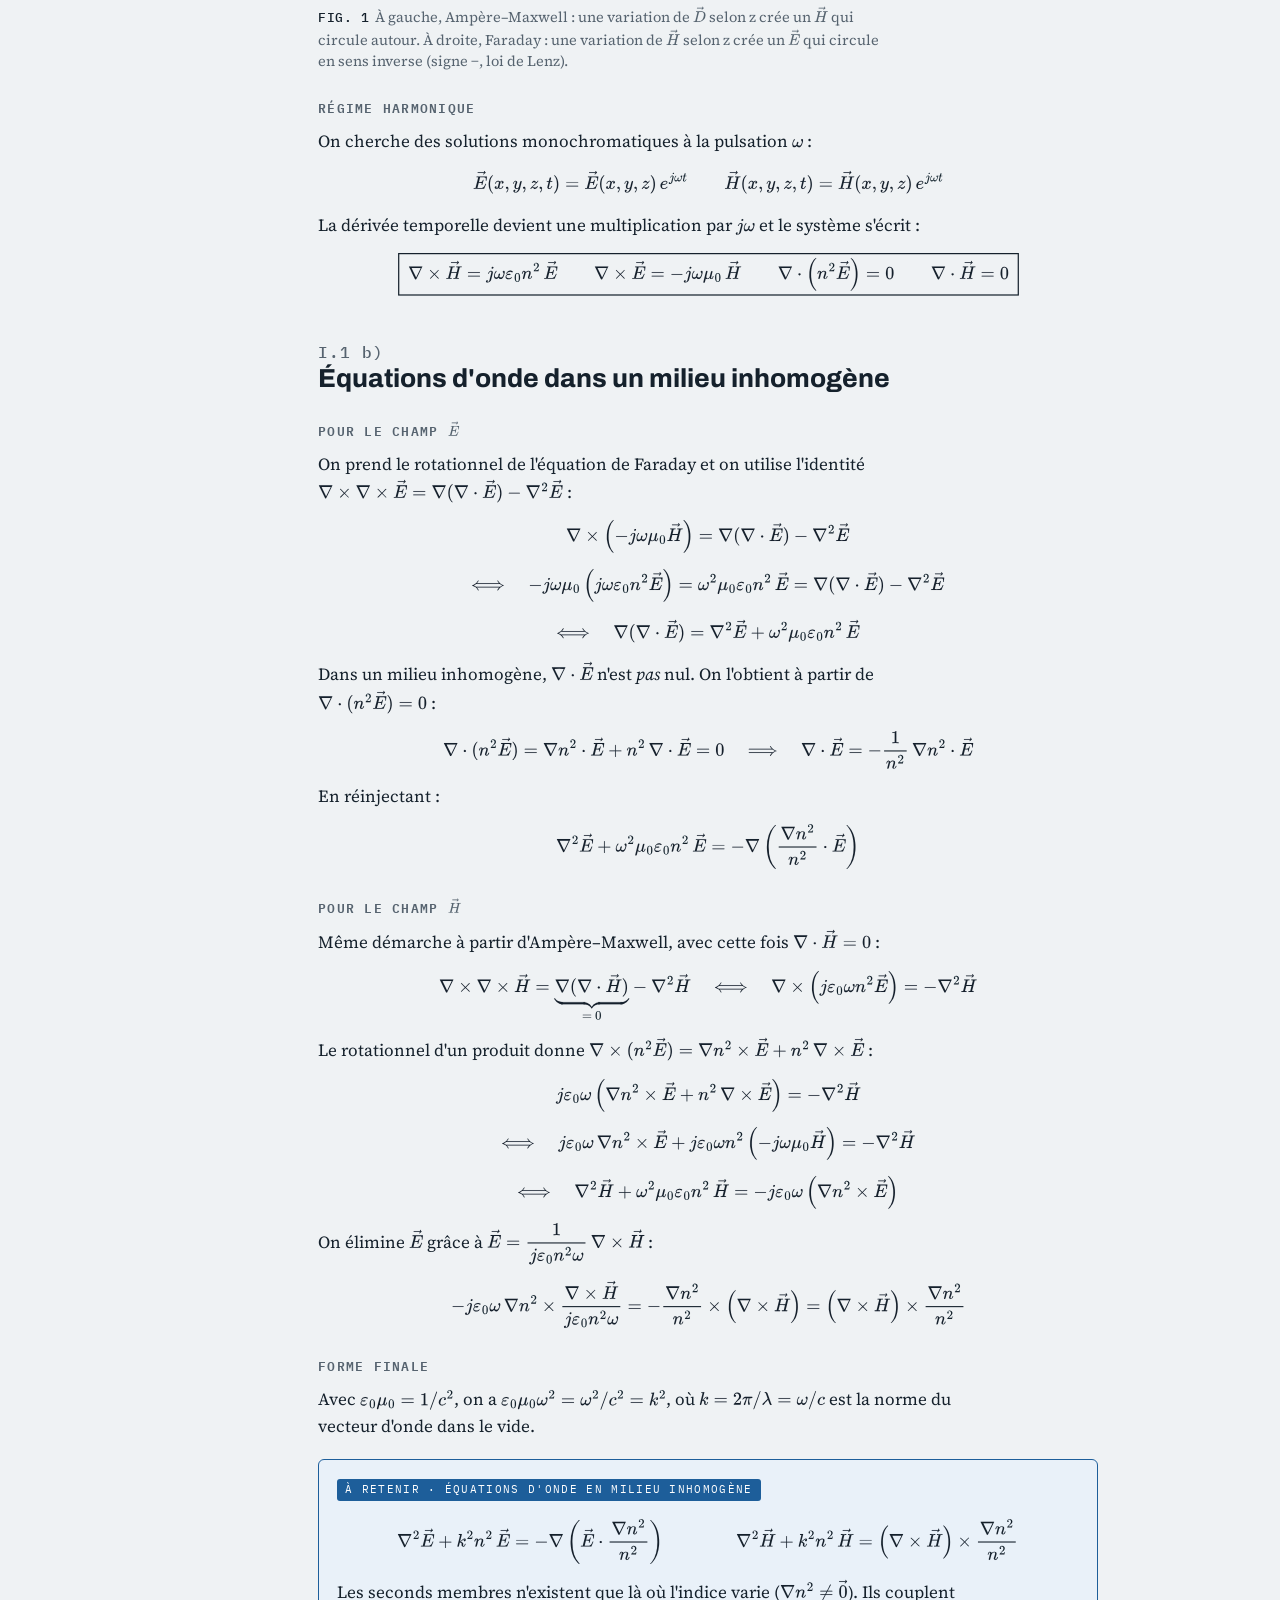
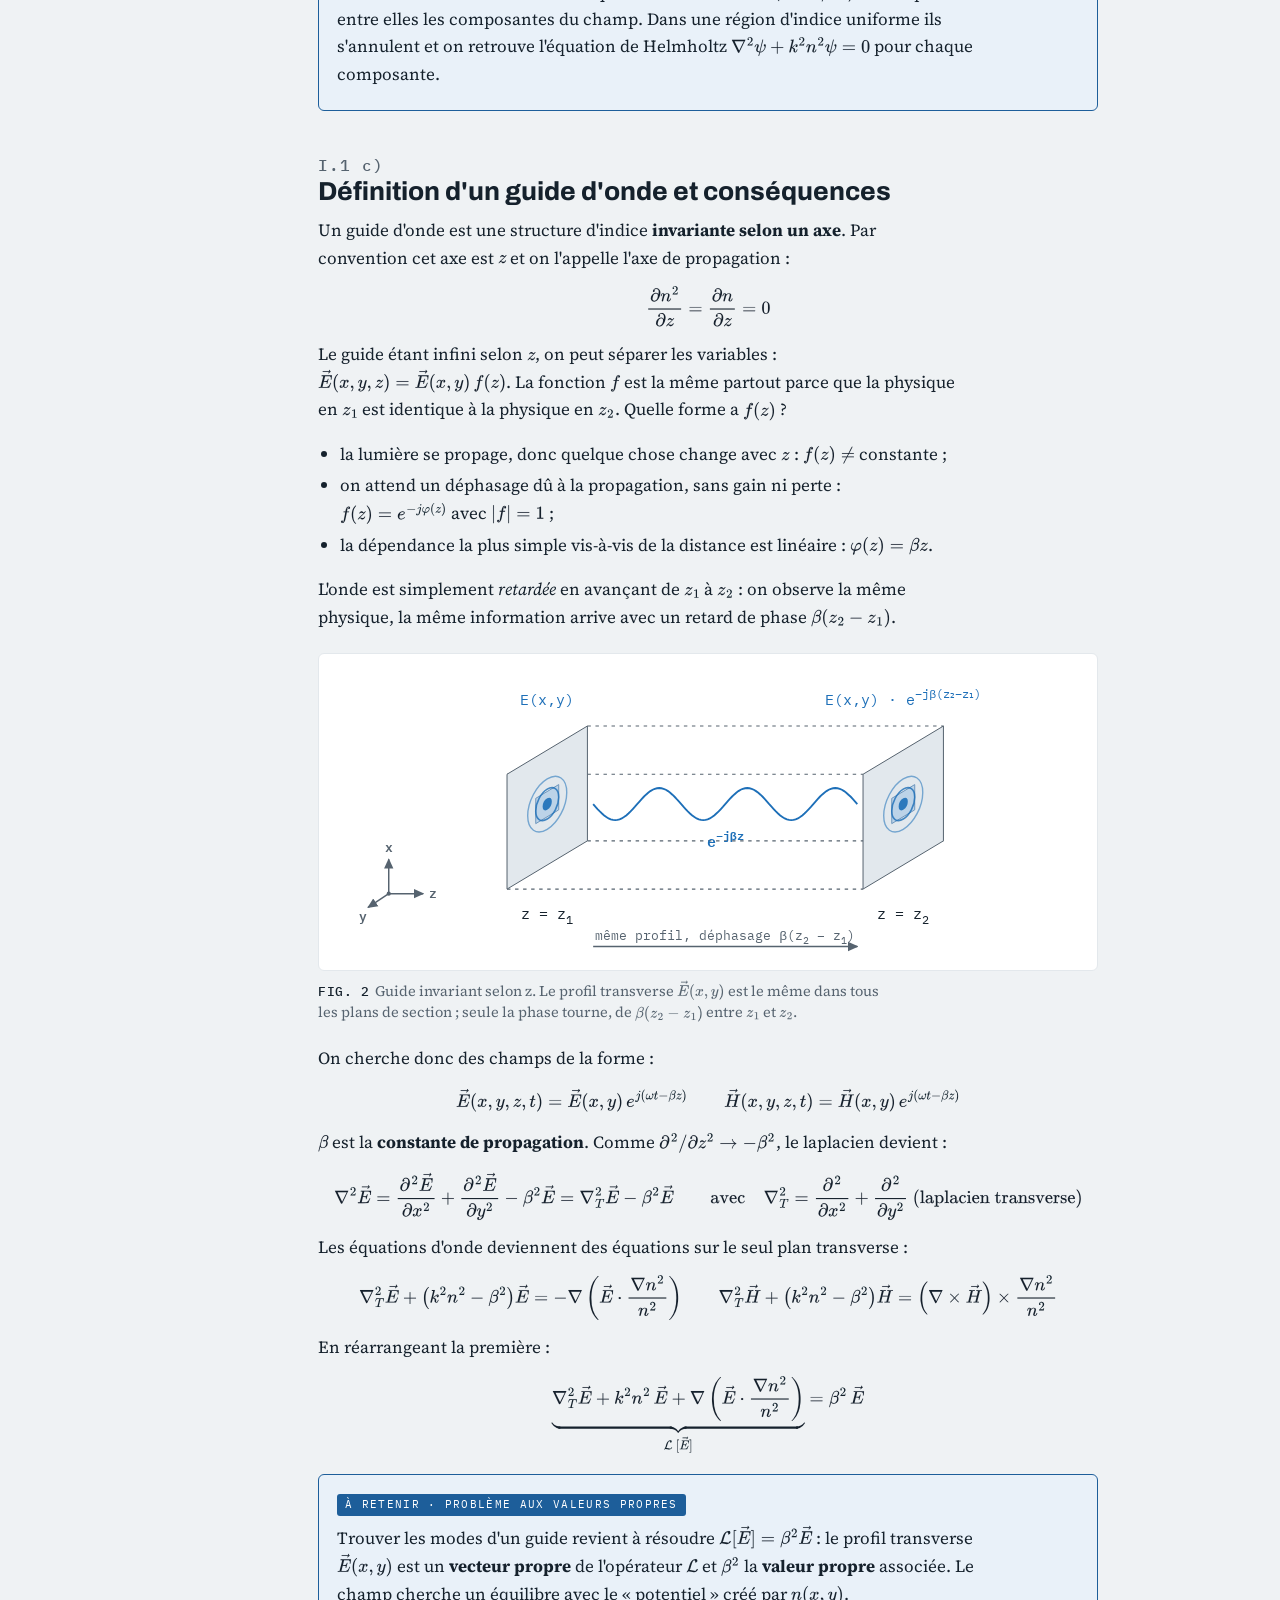
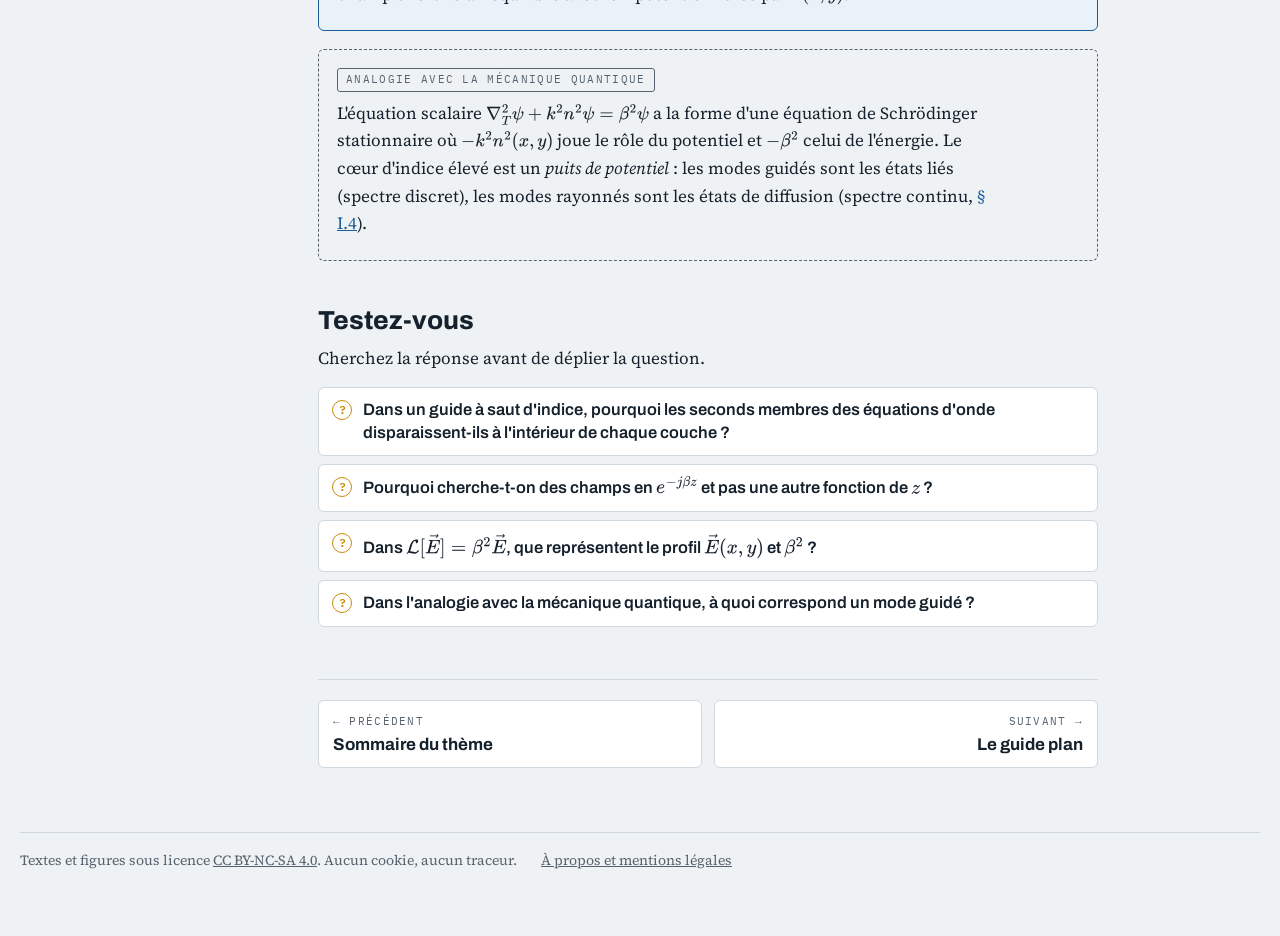
<file: photonique-integree/equations-propagation.html>
<!doctype html>
<html lang="fr">
<head>
<meta charset="utf-8">
<meta name="viewport" content="width=device-width,initial-scale=1,viewport-fit=cover">
<title>Équations de propagation dans un guide d&#x27;onde · Photonique intégrée</title>
<meta name="claude:viewport-fit-sides" content="cover">
<meta name="description" content="Des équations de Maxwell au problème aux valeurs propres des modes guidés : équations d&#x27;onde en milieu inhomogène, invariance selon z, constante de propagation β. Démonstrations détaillées.">
<meta property="og:title" content="Équations de propagation dans un guide d&#x27;onde · Photonique intégrée">
<meta property="og:description" content="Des équations de Maxwell au problème aux valeurs propres des modes guidés : équations d&#x27;onde en milieu inhomogène, invariance selon z, constante de propagation β. Démonstrations détaillées.">
<meta property="og:type" content="article">
<meta property="og:locale" content="fr_FR">
<meta property="og:site_name" content="Carnets scientifiques">
<meta name="theme-color" content="#EFF2F4" media="(prefers-color-scheme: light)">
<meta name="theme-color" content="#0E1317" media="(prefers-color-scheme: dark)">
<link rel="icon" href="../assets/favicon.svg" type="image/svg+xml">
<script>try{var t=localStorage.getItem('theme');if(t==='light'||t==='dark')document.documentElement.setAttribute('data-theme',t)}catch(e){}</script>
<link rel="preload" href="../assets/fonts/source-serif-4-latin-opsz-normal.woff2" as="font" type="font/woff2" crossorigin>
<link rel="stylesheet" href="../assets/fonts/polices.css">
<link rel="stylesheet" href="../assets/css/site.css">
<script defer src="../assets/js/mathjax-config.js"></script>
<script defer src="../assets/js/physique.js"></script>
<script defer src="../assets/js/trace.js"></script>
<script defer src="../assets/js/figures.js"></script>
<script defer src="../assets/js/labos.js"></script>
<script defer src="../assets/js/site.js"></script>
<script defer id="MathJax-script" src="../assets/vendor/mathjax/tex-svg-full.js"></script>
</head>
<body>
<a class="skip" href="#contenu">Aller au contenu</a>
<header class="topbar"><div class="topbar-in">
  <a class="brand" href="../index.html"><svg viewBox="0 0 22 22" aria-hidden="true"><rect x="1" y="2.5" width="20" height="4.5" rx="1" style="fill:var(--rule)"/><rect x="1" y="8.75" width="20" height="4.5" rx="1" style="fill:var(--amber)"/><rect x="1" y="15" width="20" height="4.5" rx="1" style="fill:var(--ink)"/></svg>Carnets scientifiques</a>
  <nav class="topnav" aria-label="Navigation du site">
    <a href="../photonique-integree/index.html" aria-current="page">Photonique intégrée</a>
    <a href="../photonique-integree/labos.html">Labos</a>
    <a href="../photonique-integree/fiche.html">Fiche</a>
    <a href="../a-propos.html">À propos</a>
  </nav>
  <button type="button" class="theme-btn" id="theme-toggle" aria-label="Changer de thème (automatique, clair, sombre)"><svg class="i-auto" viewBox="0 0 16 16" aria-hidden="true"><circle cx="8" cy="8" r="6" fill="none" stroke="currentColor" stroke-width="1.5"/><path d="M8 2a6 6 0 0 1 0 12z" fill="currentColor"/></svg><svg class="i-sun" viewBox="0 0 16 16" aria-hidden="true"><circle cx="8" cy="8" r="3.2" fill="currentColor"/><g stroke="currentColor" stroke-width="1.4" stroke-linecap="round"><path d="M8 1.2v1.6M8 13.2v1.6M1.2 8h1.6M13.2 8h1.6M3.2 3.2l1.1 1.1M11.7 11.7l1.1 1.1M3.2 12.8l1.1-1.1M11.7 4.3l1.1-1.1"/></g></svg><svg class="i-moon" viewBox="0 0 16 16" aria-hidden="true"><path d="M13.5 10.2A6 6 0 0 1 5.8 2.5a6 6 0 1 0 7.7 7.7z" fill="currentColor"/></svg><span>Thème : auto</span></button>
</div></header>
<div class="shell">
<aside class="side" aria-label="Sommaire">
  <p class="side-head"><a href="index.html">Photonique intégrée</a></p>
  <ol class="course">
    <li><a href="index.html"><span class="n">§</span><span>Sommaire du thème</span></a></li>
    <li class="cur"><a href="equations-propagation.html" aria-current="page"><span class="n">1</span><span>Équations de propagation</span></a><ol class="toc" id="toc-list"></ol></li>
    <li><a href="guide-plan.html"><span class="n">2</span><span>Le guide plan</span></a></li>
    <li><a href="guide-canal-indice-effectif.html"><span class="n">3</span><span>Guide canal et indice effectif</span></a></li>
    <li><a href="proprietes-des-modes.html"><span class="n">4</span><span>Propriétés des modes</span></a></li>
    <li><a href="coupleur-directionnel.html"><span class="n">5</span><span>Le coupleur directionnel</span></a></li>
    <li><a href="modulateur-electro-optique.html"><span class="n">6</span><span>Modulateur électro-optique</span></a></li>
    <li class="sep" aria-hidden="true"></li>
    <li><a href="fiche.html"><span class="n">Σ</span><span>Fiche de révision</span></a></li>
    <li><a href="labos.html"><span class="n">L</span><span>Tous les labos</span></a></li>
  </ol>
</aside>
<main id="contenu">
<div class="col">
<header class="hero">
  <nav class="crumbs" aria-label="Fil d'Ariane"><a href="../index.html">Accueil</a><span aria-hidden="true">/</span><a href="index.html">Photonique intégrée</a><span aria-hidden="true">/</span><span>Équations de propagation</span></nav>
  <div class="eyebrow">Chapitre I · Guides d'onde · 1 / 6</div>
  <h1>Équations de propagation dans les guides</h1>
  <p class="lede">D'où viennent les modes d'un guide d'onde. On part des équations de Maxwell dans un milieu d'indice variable et on arrive à un problème aux valeurs propres : le profil du mode est un vecteur propre, sa constante de propagation une valeur propre.</p>
  <div class="meta"><span>Convention temporelle <b>e<sup>j(ωt−βz)</sup></b></span><span>Propagation : <b>z</b></span><a href="index.html#notations">Notations</a></div>
  <details class="toc-m"><summary>Dans cette page</summary><ol id="toc-list-m"></ol></details>
</header>
<div class="goals"><div><p class="gh">Objectifs</p><ul><li>Écrire les équations de Maxwell en régime harmonique dans un diélectrique sans source.</li><li>Établir les équations d'onde dans un milieu d'indice variable.</li><li>Expliquer pourquoi un guide invariant selon $z$ impose des champs en $e^{-j\beta z}$.</li><li>Formuler la recherche des modes comme un problème aux valeurs propres.</li></ul></div><div><p class="gh">Prérequis</p><ul><li>Équations de Maxwell et opérateurs vectoriels (rotationnel, divergence, laplacien).</li><li>Notation complexe des ondes monochromatiques.</li></ul></div></div>

<h2 id="s-1-1a"><span class="num">I.1 a)</span>Équations de Maxwell dans un milieu non magnétique, sans source et sans courant</h2>
<p>Le milieu est diélectrique, linéaire et isotrope : $\vD = \varepsilon_0 n^2 \vE$ et $\vB = \mu_0 \vH$ (non magnétique, $\mu = \mu_0$). Il n'y a ni charges libres ($\rho = 0$) ni courants ($\vec{j} = \vec 0$). L'indice $n$ peut varier dans l'espace : c'est précisément cette variation qui guide la lumière.</p>
$$\nabla\times\vH = \frac{\partial \vD}{\partial t} \qquad \nabla\times\vE = -\mu_0\frac{\partial \vH}{\partial t} \qquad \nabla\cdot\vD = 0 = \nabla\cdot\left(\varepsilon_0 n^2\vE\right) \qquad \nabla\cdot\vB = 0$$

<div class="box intu">
  <span class="tag">Intuition du rotationnel</span>
  <p>Quand on pousse un objet sur le côté, il se met à tourner. De même, un courant (ou un $\vD$ qui varie) fait « tourner » un champ $\vH$ autour de lui, et un $\vH$ qui varie fait circuler un champ $\vE$ autour de lui. Les deux équations rotationnelles décrivent cet échange permanent entre $\vE$ et $\vH$ qui constitue l'onde.</p>
</div>
<figure>
  <div class="fig-scroll" id="fig-curl"></div>
  <figcaption><b>FIG. 1</b>À gauche, Ampère–Maxwell : une variation de $\vD$ selon z crée un $\vH$ qui circule autour. À droite, Faraday : une variation de $\vH$ selon z crée un $\vE$ qui circule en sens inverse (signe −, loi de Lenz).</figcaption>
</figure>

<h3>Régime harmonique</h3>
<p>On cherche des solutions monochromatiques à la pulsation $\omega$ :</p>
$$\vE(x,y,z,t) = \vE(x,y,z)\,e^{j\omega t} \qquad \vH(x,y,z,t) = \vH(x,y,z)\,e^{j\omega t}$$
<p>La dérivée temporelle devient une multiplication par $j\omega$ et le système s'écrit :</p>
$$\boxed{\;\nabla\times\vH = j\omega\varepsilon_0 n^2\,\vE \qquad \nabla\times\vE = -j\omega\mu_0\,\vH \qquad \nabla\cdot\left(n^2\vE\right) = 0 \qquad \nabla\cdot\vH = 0\;}$$

<h2 id="s-1-1b"><span class="num">I.1 b)</span>Équations d'onde dans un milieu inhomogène</h2>
<h3>Pour le champ $\vE$</h3>
<p>On prend le rotationnel de l'équation de Faraday et on utilise l'identité $\nabla\times\nabla\times\vE = \nabla(\nabla\cdot\vE) - \nabla^2\vE$ :</p>
$$\nabla\times\left(-j\omega\mu_0\vH\right) = \nabla(\nabla\cdot\vE) - \nabla^2\vE$$
$$\Longleftrightarrow\quad -j\omega\mu_0\left(j\omega\varepsilon_0 n^2\vE\right) = \omega^2\mu_0\varepsilon_0 n^2\,\vE = \nabla(\nabla\cdot\vE) - \nabla^2\vE$$
$$\Longleftrightarrow\quad \nabla(\nabla\cdot\vE) = \nabla^2\vE + \omega^2\mu_0\varepsilon_0 n^2\,\vE$$
<p>Dans un milieu inhomogène, $\nabla\cdot\vE$ n'est <em>pas</em> nul. On l'obtient à partir de $\nabla\cdot(n^2\vE) = 0$ :</p>
$$\nabla\cdot(n^2\vE) = \nabla n^2\cdot\vE + n^2\,\nabla\cdot\vE = 0 \quad\Longrightarrow\quad \nabla\cdot\vE = -\frac{1}{n^2}\,\nabla n^2\cdot\vE$$
<p>En réinjectant :</p>
$$\nabla^2\vE + \omega^2\mu_0\varepsilon_0 n^2\,\vE = -\nabla\left(\frac{\nabla n^2}{n^2}\cdot\vE\right)$$

<h3>Pour le champ $\vH$</h3>
<p>Même démarche à partir d'Ampère–Maxwell, avec cette fois $\nabla\cdot\vH = 0$ :</p>
$$\nabla\times\nabla\times\vH = \underbrace{\nabla(\nabla\cdot\vH)}_{=\,0} - \nabla^2\vH \quad\Longleftrightarrow\quad \nabla\times\left(j\varepsilon_0\omega n^2\vE\right) = -\nabla^2\vH$$
<p>Le rotationnel d'un produit donne $\nabla\times(n^2\vE) = \nabla n^2\times\vE + n^2\,\nabla\times\vE$ :</p>
$$j\varepsilon_0\omega\left(\nabla n^2\times\vE + n^2\,\nabla\times\vE\right) = -\nabla^2\vH$$
$$\Longleftrightarrow\quad j\varepsilon_0\omega\,\nabla n^2\times\vE + j\varepsilon_0\omega n^2\left(-j\omega\mu_0\vH\right) = -\nabla^2\vH$$
$$\Longleftrightarrow\quad \nabla^2\vH + \omega^2\mu_0\varepsilon_0 n^2\,\vH = -j\varepsilon_0\omega\left(\nabla n^2\times\vE\right)$$
<p>On élimine $\vE$ grâce à $\vE = \dfrac{1}{j\varepsilon_0 n^2\omega}\,\nabla\times\vH$ :</p>
$$-j\varepsilon_0\omega\,\nabla n^2\times\frac{\nabla\times\vH}{j\varepsilon_0 n^2\omega} = -\frac{\nabla n^2}{n^2}\times\left(\nabla\times\vH\right) = \left(\nabla\times\vH\right)\times\frac{\nabla n^2}{n^2}$$

<h3>Forme finale</h3>
<p>Avec $\varepsilon_0\mu_0 = 1/c^2$, on a $\varepsilon_0\mu_0\omega^2 = \omega^2/c^2 = k^2$, où $k = 2\pi/\lambda = \omega/c$ est la norme du vecteur d'onde dans le vide.</p>
<div class="box key">
  <span class="tag">À retenir · équations d'onde en milieu inhomogène</span>
  $$\nabla^2\vE + k^2n^2\,\vE = -\nabla\left(\vE\cdot\frac{\nabla n^2}{n^2}\right) \qquad\qquad \nabla^2\vH + k^2n^2\,\vH = \left(\nabla\times\vH\right)\times\frac{\nabla n^2}{n^2}$$
  <p>Les seconds membres n'existent que là où l'indice varie ($\nabla n^2 \neq \vec 0$). Ils couplent entre elles les composantes du champ. Dans une région d'indice uniforme ils s'annulent et on retrouve l'équation de Helmholtz $\nabla^2\psi + k^2n^2\psi = 0$ pour chaque composante.</p>
</div>

<h2 id="s-1-1c"><span class="num">I.1 c)</span>Définition d'un guide d'onde et conséquences</h2>
<p>Un guide d'onde est une structure d'indice <strong>invariante selon un axe</strong>. Par convention cet axe est $z$ et on l'appelle l'axe de propagation :</p>
$$\frac{\partial n^2}{\partial z} = \frac{\partial n}{\partial z} = 0$$
<p>Le guide étant infini selon $z$, on peut séparer les variables : $\vE(x,y,z) = \vE(x,y)\,f(z)$. La fonction $f$ est la même partout parce que la physique en $z_1$ est identique à la physique en $z_2$. Quelle forme a $f(z)$ ?</p>
<ul>
  <li>la lumière se propage, donc quelque chose change avec $z$ : $f(z) \neq$ constante ;</li>
  <li>on attend un déphasage dû à la propagation, sans gain ni perte : $f(z) = e^{-j\varphi(z)}$ avec $|f| = 1$ ;</li>
  <li>la dépendance la plus simple vis-à-vis de la distance est linéaire : $\varphi(z) = \beta z$.</li>
</ul>
<p>L'onde est simplement <em>retardée</em> en avançant de $z_1$ à $z_2$ : on observe la même physique, la même information arrive avec un retard de phase $\beta(z_2 - z_1)$.</p>
<figure>
  <div class="fig-scroll" id="fig-inv"></div>
  <figcaption><b>FIG. 2</b>Guide invariant selon z. Le profil transverse $\vE(x,y)$ est le même dans tous les plans de section ; seule la phase tourne, de $\beta(z_2-z_1)$ entre $z_1$ et $z_2$.</figcaption>
</figure>
<p>On cherche donc des champs de la forme :</p>
$$\vE(x,y,z,t) = \vE(x,y)\,e^{j(\omega t - \beta z)} \qquad \vH(x,y,z,t) = \vH(x,y)\,e^{j(\omega t - \beta z)}$$
<p>$\beta$ est la <strong>constante de propagation</strong>. Comme $\partial^2/\partial z^2 \to -\beta^2$, le laplacien devient :</p>
$$\nabla^2\vE = \frac{\partial^2\vE}{\partial x^2} + \frac{\partial^2\vE}{\partial y^2} - \beta^2\vE = \nabla_T^2\vE - \beta^2\vE \qquad \text{avec}\quad \nabla_T^2 = \frac{\partial^2}{\partial x^2} + \frac{\partial^2}{\partial y^2}\ \text{(laplacien transverse)}$$
<p>Les équations d'onde deviennent des équations sur le seul plan transverse :</p>
$$\nabla_T^2\vE + \left(k^2n^2 - \beta^2\right)\vE = -\nabla\left(\vE\cdot\frac{\nabla n^2}{n^2}\right) \qquad \nabla_T^2\vH + \left(k^2n^2 - \beta^2\right)\vH = \left(\nabla\times\vH\right)\times\frac{\nabla n^2}{n^2}$$
<p>En réarrangeant la première :</p>
$$\underbrace{\nabla_T^2\vE + k^2n^2\,\vE + \nabla\left(\vE\cdot\frac{\nabla n^2}{n^2}\right)}_{\mathcal{L}\,[\vE]} = \beta^2\,\vE$$
<div class="box key">
  <span class="tag">À retenir · problème aux valeurs propres</span>
  <p>Trouver les modes d'un guide revient à résoudre $\mathcal{L}[\vE] = \beta^2\vE$ : le profil transverse $\vE(x,y)$ est un <strong>vecteur propre</strong> de l'opérateur $\mathcal{L}$ et $\beta^2$ la <strong>valeur propre</strong> associée. Le champ cherche un équilibre avec le « potentiel » créé par $n(x,y)$.</p>
</div>
<div class="box intu">
  <span class="tag">Analogie avec la mécanique quantique</span>
  <p>L'équation scalaire $\nabla_T^2\psi + k^2n^2\psi = \beta^2\psi$ a la forme d'une équation de Schrödinger stationnaire où $-k^2n^2(x,y)$ joue le rôle du potentiel et $-\beta^2$ celui de l'énergie. Le cœur d'indice élevé est un <em>puits de potentiel</em> : les modes guidés sont les états liés (spectre discret), les modes rayonnés sont les états de diffusion (spectre continu, <a href="proprietes-des-modes.html#s-1-4a">§ I.4</a>).</p>
</div>

<h2 id="testez-vous">Testez-vous</h2>
<p>Cherchez la réponse avant de déplier la question.</p>
<div class="quiz">
<details><summary>Dans un guide à saut d'indice, pourquoi les seconds membres des équations d'onde disparaissent-ils à l'intérieur de chaque couche ?</summary><div class="ans"><p>Ils contiennent $\nabla n^2$, qui est nul là où l'indice est uniforme. Ces termes n'agissent qu'aux interfaces. En pratique, on résout donc l'équation de Helmholtz dans chaque couche, puis on raccorde les solutions avec les conditions de passage.</p></div></details>
<details><summary>Pourquoi cherche-t-on des champs en $e^{-j\beta z}$ et pas une autre fonction de $z$ ?</summary><div class="ans"><p>Le guide est invariant par translation selon $z$ : décaler l'observation d'une longueur $a$ ne change pas la physique, donc le champ est seulement multiplié par une constante, $f(z + a) = c(a)\,f(z)$. Les seules solutions continues de cette relation sont des exponentielles. Sans gain ni perte, le module reste constant, d'où $f(z) = e^{-j\beta z}$ avec $\beta$ réel.</p></div></details>
<details><summary>Dans $\mathcal{L}[\vE] = \beta^2\vE$, que représentent le profil $\vE(x,y)$ et $\beta^2$ ?</summary><div class="ans"><p>Le profil transverse est un vecteur propre de l'opérateur $\mathcal{L}$, et $\beta^2$ la valeur propre associée. Pour les modes guidés, seules certaines valeurs de $\beta$ conviennent : le spectre est discret. On en déduit l'indice effectif $\neff = \beta/k$.</p></div></details>
<details><summary>Dans l'analogie avec la mécanique quantique, à quoi correspond un mode guidé ?</summary><div class="ans"><p>À un état lié dans le puits de potentiel formé par le cœur d'indice élevé. Comme les états liés, les modes guidés forment un ensemble discret ; les modes rayonnés jouent le rôle des états de diffusion, qui forment un continuum.</p></div></details>
</div>
<nav class="pager" aria-label="Pages voisines"><a class="prev" href="index.html"><span class="pl">← Précédent</span><span class="pt">Sommaire du thème</span></a><a class="next" href="guide-plan.html"><span class="pl">Suivant →</span><span class="pt">Le guide plan</span></a></nav>
</div>
</main>
</div>
<footer class="site-foot">
  <span>Textes et figures sous licence <a href="https://creativecommons.org/licenses/by-nc-sa/4.0/deed.fr" rel="license">CC BY-NC-SA 4.0</a>. Aucun cookie, aucun traceur.</span>
  <nav aria-label="Pied de page"><a href="../a-propos.html">À propos et mentions légales</a></nav>
</footer>
</body>
</html>
</file>
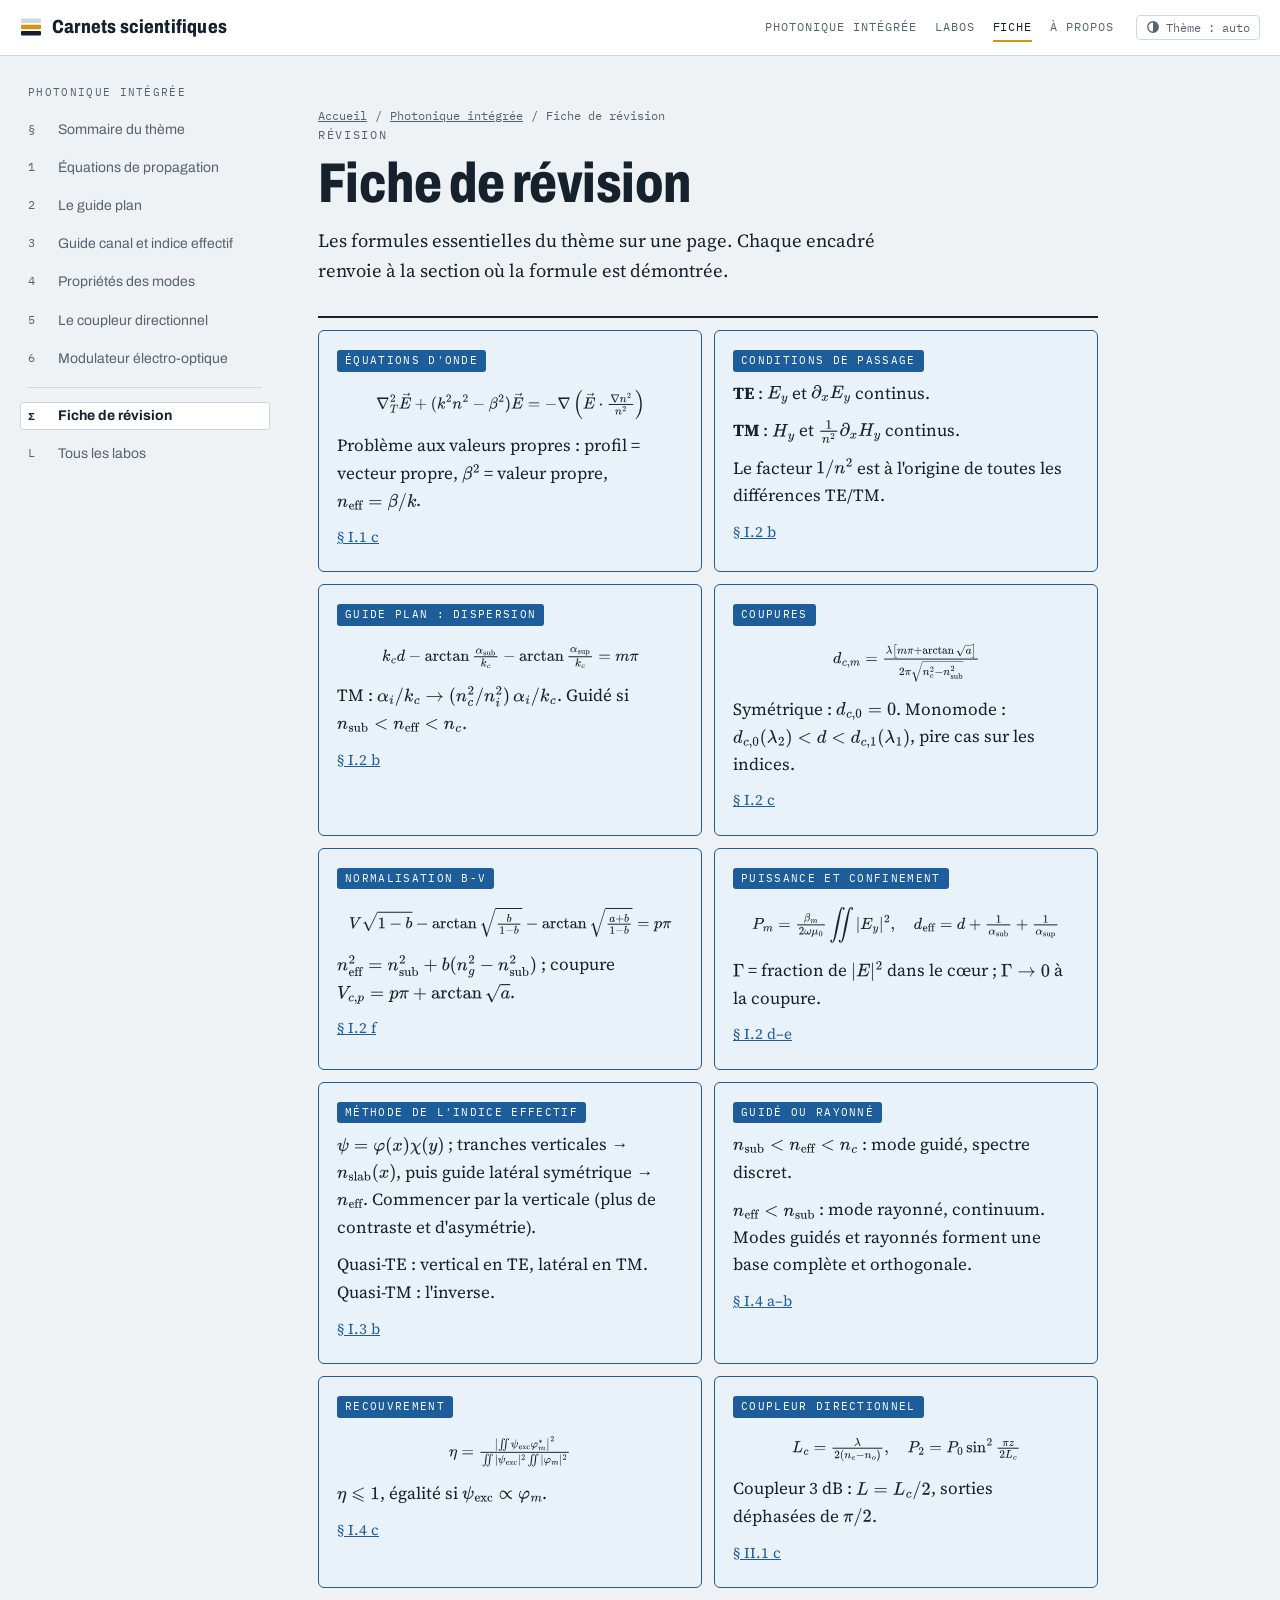
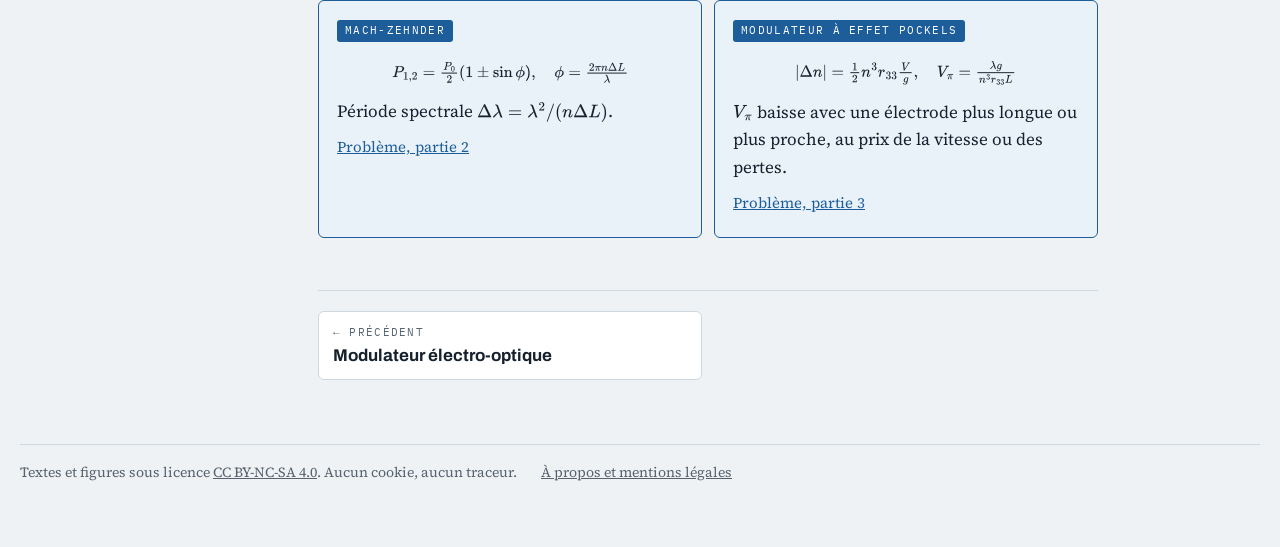
<file: photonique-integree/fiche.html>
<!doctype html>
<html lang="fr">
<head>
<meta charset="utf-8">
<meta name="viewport" content="width=device-width,initial-scale=1,viewport-fit=cover">
<title>Fiche de révision · Photonique intégrée</title>
<meta name="claude:viewport-fit-sides" content="cover">
<meta name="description" content="Toutes les formules essentielles de photonique intégrée sur une page : relation de dispersion, coupure, abaques b-V, indice effectif, recouvrement, coupleur, Mach-Zehnder.">
<meta property="og:title" content="Fiche de révision · Photonique intégrée">
<meta property="og:description" content="Toutes les formules essentielles de photonique intégrée sur une page : relation de dispersion, coupure, abaques b-V, indice effectif, recouvrement, coupleur, Mach-Zehnder.">
<meta property="og:type" content="article">
<meta property="og:locale" content="fr_FR">
<meta property="og:site_name" content="Carnets scientifiques">
<meta name="theme-color" content="#EFF2F4" media="(prefers-color-scheme: light)">
<meta name="theme-color" content="#0E1317" media="(prefers-color-scheme: dark)">
<link rel="icon" href="../assets/favicon.svg" type="image/svg+xml">
<script>try{var t=localStorage.getItem('theme');if(t==='light'||t==='dark')document.documentElement.setAttribute('data-theme',t)}catch(e){}</script>
<link rel="preload" href="../assets/fonts/source-serif-4-latin-opsz-normal.woff2" as="font" type="font/woff2" crossorigin>
<link rel="stylesheet" href="../assets/fonts/polices.css">
<link rel="stylesheet" href="../assets/css/site.css">
<script defer src="../assets/js/mathjax-config.js"></script>
<script defer src="../assets/js/physique.js"></script>
<script defer src="../assets/js/trace.js"></script>
<script defer src="../assets/js/figures.js"></script>
<script defer src="../assets/js/labos.js"></script>
<script defer src="../assets/js/site.js"></script>
<script defer id="MathJax-script" src="../assets/vendor/mathjax/tex-svg-full.js"></script>
</head>
<body>
<a class="skip" href="#contenu">Aller au contenu</a>
<header class="topbar"><div class="topbar-in">
  <a class="brand" href="../index.html"><svg viewBox="0 0 22 22" aria-hidden="true"><rect x="1" y="2.5" width="20" height="4.5" rx="1" style="fill:var(--rule)"/><rect x="1" y="8.75" width="20" height="4.5" rx="1" style="fill:var(--amber)"/><rect x="1" y="15" width="20" height="4.5" rx="1" style="fill:var(--ink)"/></svg>Carnets scientifiques</a>
  <nav class="topnav" aria-label="Navigation du site">
    <a href="../photonique-integree/index.html">Photonique intégrée</a>
    <a href="../photonique-integree/labos.html">Labos</a>
    <a href="../photonique-integree/fiche.html" aria-current="page">Fiche</a>
    <a href="../a-propos.html">À propos</a>
  </nav>
  <button type="button" class="theme-btn" id="theme-toggle" aria-label="Changer de thème (automatique, clair, sombre)"><svg class="i-auto" viewBox="0 0 16 16" aria-hidden="true"><circle cx="8" cy="8" r="6" fill="none" stroke="currentColor" stroke-width="1.5"/><path d="M8 2a6 6 0 0 1 0 12z" fill="currentColor"/></svg><svg class="i-sun" viewBox="0 0 16 16" aria-hidden="true"><circle cx="8" cy="8" r="3.2" fill="currentColor"/><g stroke="currentColor" stroke-width="1.4" stroke-linecap="round"><path d="M8 1.2v1.6M8 13.2v1.6M1.2 8h1.6M13.2 8h1.6M3.2 3.2l1.1 1.1M11.7 11.7l1.1 1.1M3.2 12.8l1.1-1.1M11.7 4.3l1.1-1.1"/></g></svg><svg class="i-moon" viewBox="0 0 16 16" aria-hidden="true"><path d="M13.5 10.2A6 6 0 0 1 5.8 2.5a6 6 0 1 0 7.7 7.7z" fill="currentColor"/></svg><span>Thème : auto</span></button>
</div></header>
<div class="shell">
<aside class="side" aria-label="Sommaire">
  <p class="side-head"><a href="index.html">Photonique intégrée</a></p>
  <ol class="course">
    <li><a href="index.html"><span class="n">§</span><span>Sommaire du thème</span></a></li>
    <li><a href="equations-propagation.html"><span class="n">1</span><span>Équations de propagation</span></a></li>
    <li><a href="guide-plan.html"><span class="n">2</span><span>Le guide plan</span></a></li>
    <li><a href="guide-canal-indice-effectif.html"><span class="n">3</span><span>Guide canal et indice effectif</span></a></li>
    <li><a href="proprietes-des-modes.html"><span class="n">4</span><span>Propriétés des modes</span></a></li>
    <li><a href="coupleur-directionnel.html"><span class="n">5</span><span>Le coupleur directionnel</span></a></li>
    <li><a href="modulateur-electro-optique.html"><span class="n">6</span><span>Modulateur électro-optique</span></a></li>
    <li class="sep" aria-hidden="true"></li>
    <li class="cur"><a href="fiche.html" aria-current="page"><span class="n">Σ</span><span>Fiche de révision</span></a><ol class="toc" id="toc-list"></ol></li>
    <li><a href="labos.html"><span class="n">L</span><span>Tous les labos</span></a></li>
  </ol>
</aside>
<main id="contenu">
<div class="col">
<header class="hero">
  <nav class="crumbs" aria-label="Fil d'Ariane"><a href="../index.html">Accueil</a><span aria-hidden="true">/</span><a href="index.html">Photonique intégrée</a><span aria-hidden="true">/</span><span>Fiche de révision</span></nav>
  <div class="eyebrow">Révision</div>
  <h1>Fiche de révision</h1>
  <p class="lede">Les formules essentielles du thème sur une page. Chaque encadré renvoie à la section où la formule est démontrée.</p>
  
  
</header>
<div class="recap-grid">
  <div class="box key"><span class="tag">Équations d'onde</span>
  $$\nabla_T^2\vE + (k^2n^2 - \beta^2)\vE = -\nabla\left(\vE\cdot\tfrac{\nabla n^2}{n^2}\right)$$
  <p>Problème aux valeurs propres : profil = vecteur propre, $\beta^2$ = valeur propre, $\neff = \beta/k$.</p>
  <p class="small"><a href="equations-propagation.html#s-1-1c">§ I.1 c</a></p></div>

  <div class="box key"><span class="tag">Conditions de passage</span>
  <p><strong>TE</strong> : $E_y$ et $\partial_xE_y$ continus.</p>
  <p><strong>TM</strong> : $H_y$ et $\frac{1}{n^2}\partial_xH_y$ continus.</p>
  <p>Le facteur $1/n^2$ est à l'origine de toutes les différences TE/TM.</p>
  <p class="small"><a href="guide-plan.html#s-1-2b">§ I.2 b</a></p></div>

  <div class="box key"><span class="tag">Guide plan : dispersion</span>
  $$k_cd - \arctan\tfrac{\asub}{k_c} - \arctan\tfrac{\asup}{k_c} = m\pi$$
  <p>TM : $\alpha_i/k_c \to (n_c^2/n_i^2)\,\alpha_i/k_c$. Guidé si $\nsub \lt \neff \lt n_c$.</p>
  <p class="small"><a href="guide-plan.html#s-1-2b">§ I.2 b</a></p></div>

  <div class="box key"><span class="tag">Coupures</span>
  $$d_{c,m} = \tfrac{\lambda\left[m\pi + \arctan\sqrt{a}\right]}{2\pi\sqrt{n_c^2 - \nsub^2}}$$
  <p>Symétrique : $d_{c,0} = 0$. Monomode : $d_{c,0}(\lambda_2) \lt d \lt d_{c,1}(\lambda_1)$, pire cas sur les indices.</p>
  <p class="small"><a href="guide-plan.html#s-1-2c">§ I.2 c</a></p></div>

  <div class="box key"><span class="tag">Normalisation b-V</span>
  $$V\sqrt{1-b} - \arctan\sqrt{\tfrac{b}{1-b}} - \arctan\sqrt{\tfrac{a+b}{1-b}} = p\pi$$
  <p>$\neff^2 = \nsub^2 + b(n_g^2 - \nsub^2)$ ; coupure $V_{c,p} = p\pi + \arctan\sqrt a$.</p>
  <p class="small"><a href="guide-plan.html#s-1-2f">§ I.2 f</a></p></div>

  <div class="box key"><span class="tag">Puissance et confinement</span>
  $$P_m = \tfrac{\beta_m}{2\omega\mu_0}\iint|E_y|^2,\quad d_{\text{eff}} = d + \tfrac{1}{\asub} + \tfrac{1}{\asup}$$
  <p>$\Gamma$ = fraction de $|E|^2$ dans le cœur ; $\Gamma \to 0$ à la coupure.</p>
  <p class="small"><a href="guide-plan.html#s-1-2d">§ I.2 d–e</a></p></div>

  <div class="box key"><span class="tag">Méthode de l'indice effectif</span>
  <p>$\psi = \varphi(x)\chi(y)$ ; tranches verticales → $\nslab(x)$, puis guide latéral symétrique → $\neff$. Commencer par la verticale (plus de contraste et d'asymétrie).</p>
  <p>Quasi-TE : vertical en TE, latéral en TM. Quasi-TM : l'inverse.</p>
  <p class="small"><a href="guide-canal-indice-effectif.html#s-1-3b">§ I.3 b</a></p></div>

  <div class="box key"><span class="tag">Guidé ou rayonné</span>
  <p>$\nsub \lt \neff \lt n_c$ : mode guidé, spectre discret.</p>
  <p>$\neff \lt \nsub$ : mode rayonné, continuum. Modes guidés et rayonnés forment une base complète et orthogonale.</p>
  <p class="small"><a href="proprietes-des-modes.html#s-1-4a">§ I.4 a–b</a></p></div>

  <div class="box key"><span class="tag">Recouvrement</span>
  $$\eta = \tfrac{\left|\iint\psi_{\text{exc}}\varphi_m^*\right|^2}{\iint|\psi_{\text{exc}}|^2\iint|\varphi_m|^2}$$
  <p>$\eta \leqslant 1$, égalité si $\psi_{\text{exc}} \propto \varphi_m$.</p>
  <p class="small"><a href="proprietes-des-modes.html#s-1-4c">§ I.4 c</a></p></div>

  <div class="box key"><span class="tag">Coupleur directionnel</span>
  $$L_c = \tfrac{\lambda}{2(n_e - n_o)},\quad P_2 = P_0\sin^2\tfrac{\pi z}{2L_c}$$
  <p>Coupleur 3 dB : $L = L_c/2$, sorties déphasées de $\pi/2$.</p>
  <p class="small"><a href="coupleur-directionnel.html#s-2-1c">§ II.1 c</a></p></div>

  <div class="box key"><span class="tag">Mach-Zehnder</span>
  $$P_{1,2} = \tfrac{P_0}{2}\left(1 \pm \sin\phi\right),\quad \phi = \tfrac{2\pi n\Delta L}{\lambda}$$
  <p>Période spectrale $\Delta\lambda = \lambda^2/(n\Delta L)$.</p>
  <p class="small"><a href="modulateur-electro-optique.html#s-td3-2">Problème, partie 2</a></p></div>

  <div class="box key"><span class="tag">Modulateur à effet Pockels</span>
  $$|\Delta n| = \tfrac12 n^3 r_{33}\tfrac{V}{g},\quad V_\pi = \tfrac{\lambda g}{n^3r_{33}L}$$
  <p>$V_\pi$ baisse avec une électrode plus longue ou plus proche, au prix de la vitesse ou des pertes.</p>
  <p class="small"><a href="modulateur-electro-optique.html#s-td3-3">Problème, partie 3</a></p></div>
</div>

<nav class="pager" aria-label="Pages voisines"><a class="prev" href="modulateur-electro-optique.html"><span class="pl">← Précédent</span><span class="pt">Modulateur électro-optique</span></a></nav>
</div>
</main>
</div>
<footer class="site-foot">
  <span>Textes et figures sous licence <a href="https://creativecommons.org/licenses/by-nc-sa/4.0/deed.fr" rel="license">CC BY-NC-SA 4.0</a>. Aucun cookie, aucun traceur.</span>
  <nav aria-label="Pied de page"><a href="../a-propos.html">À propos et mentions légales</a></nav>
</footer>
</body>
</html>
</file>
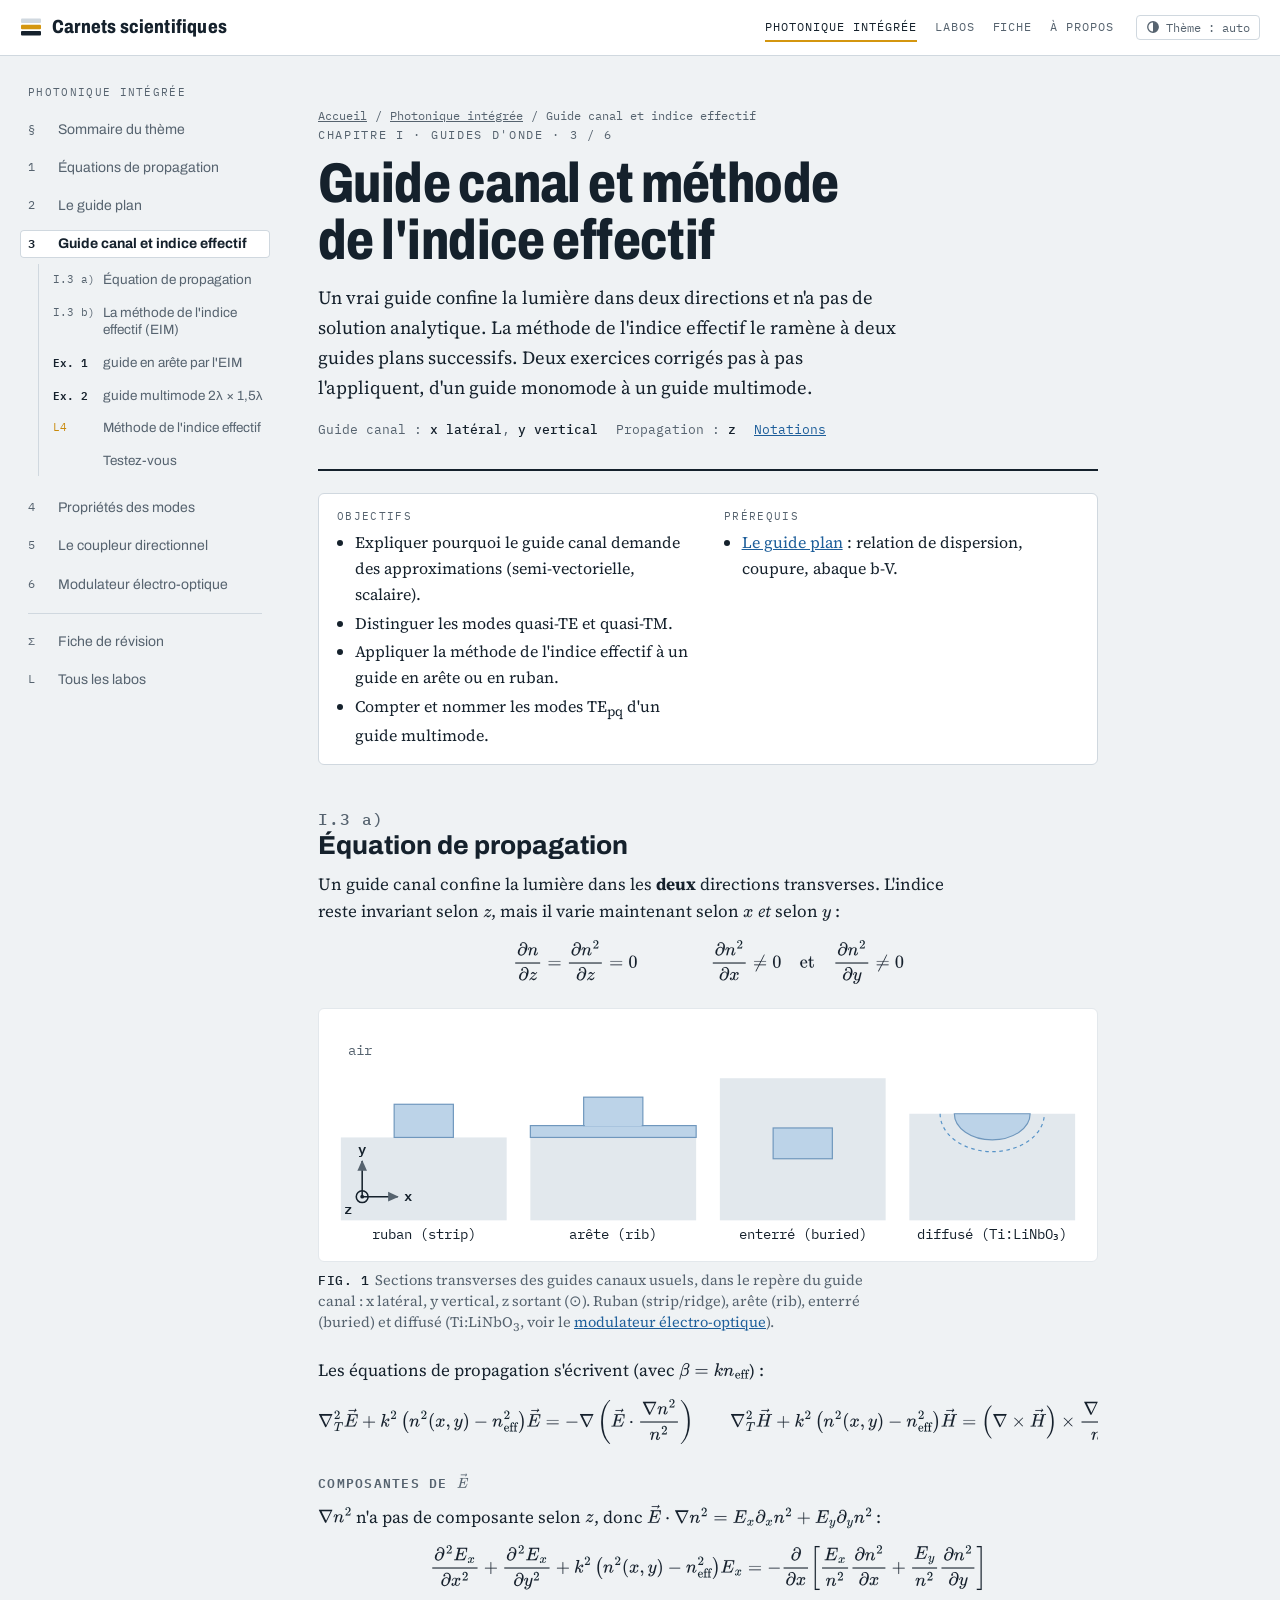
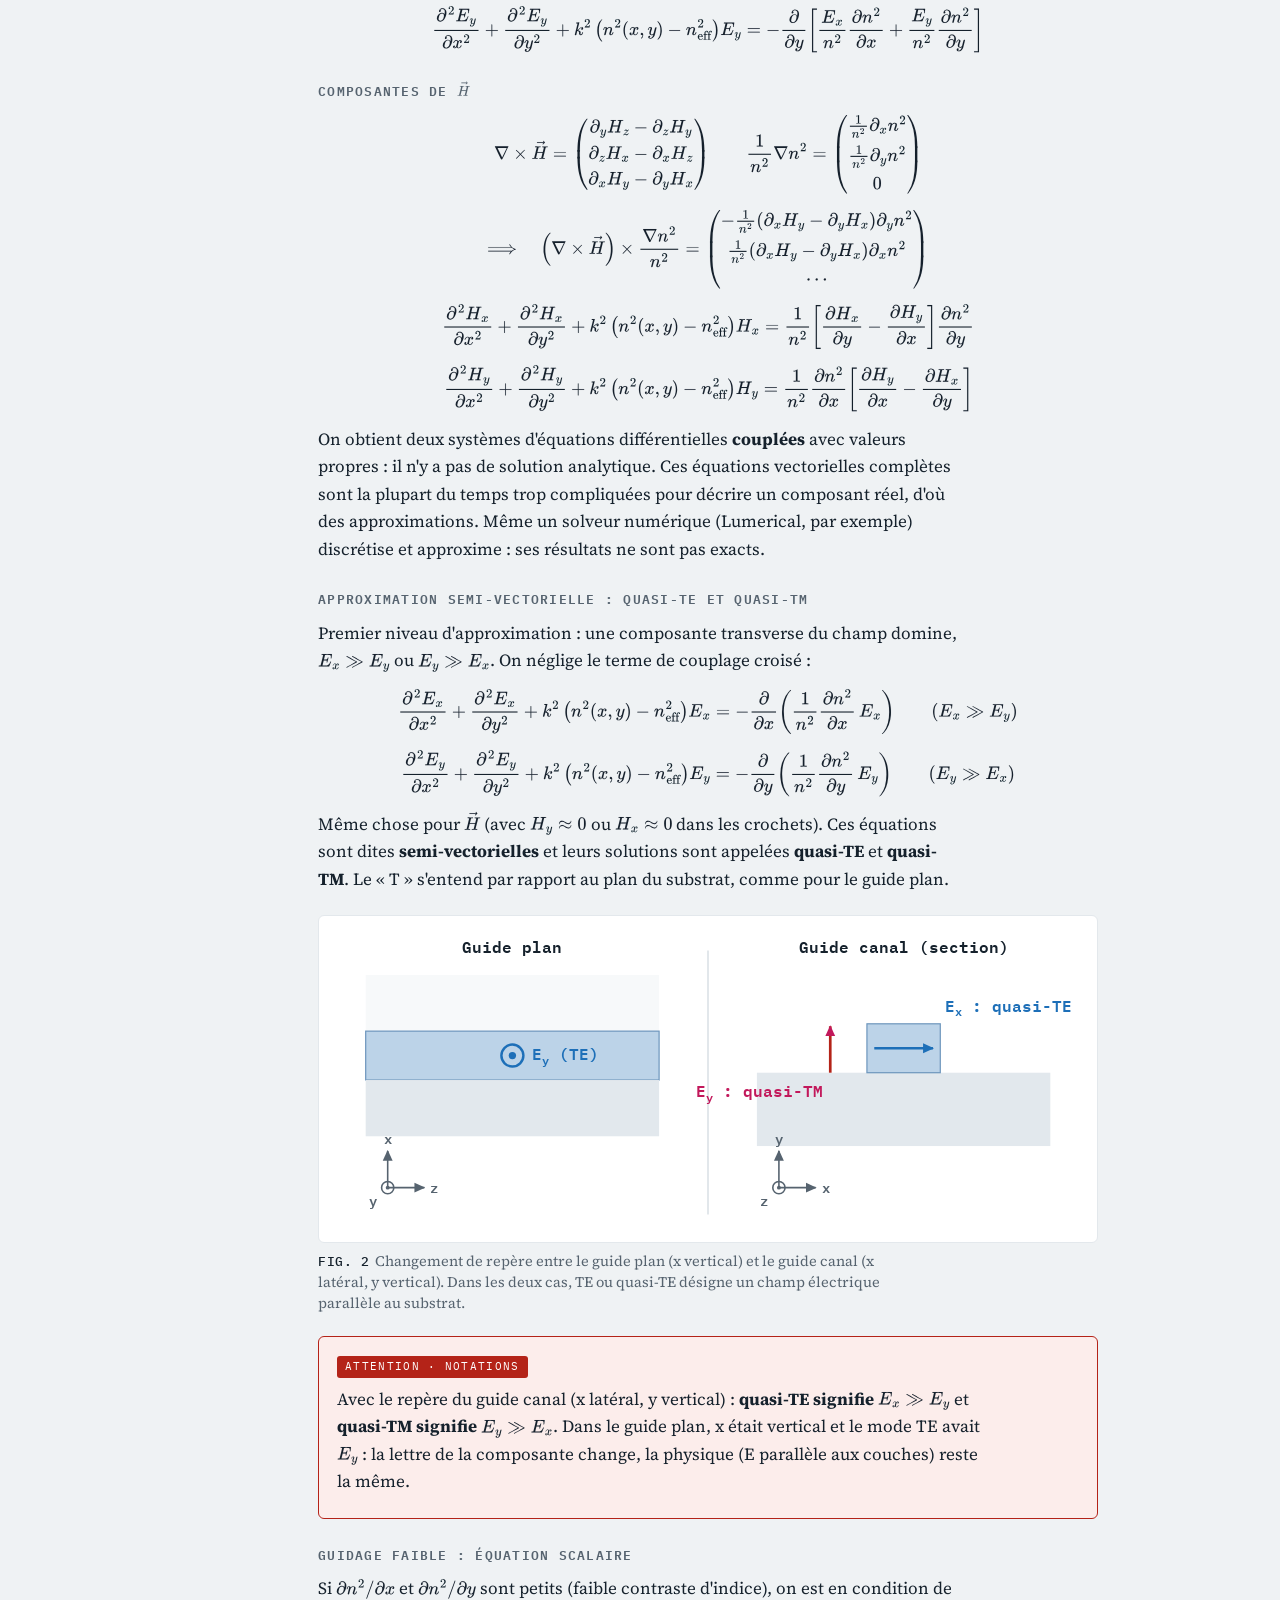
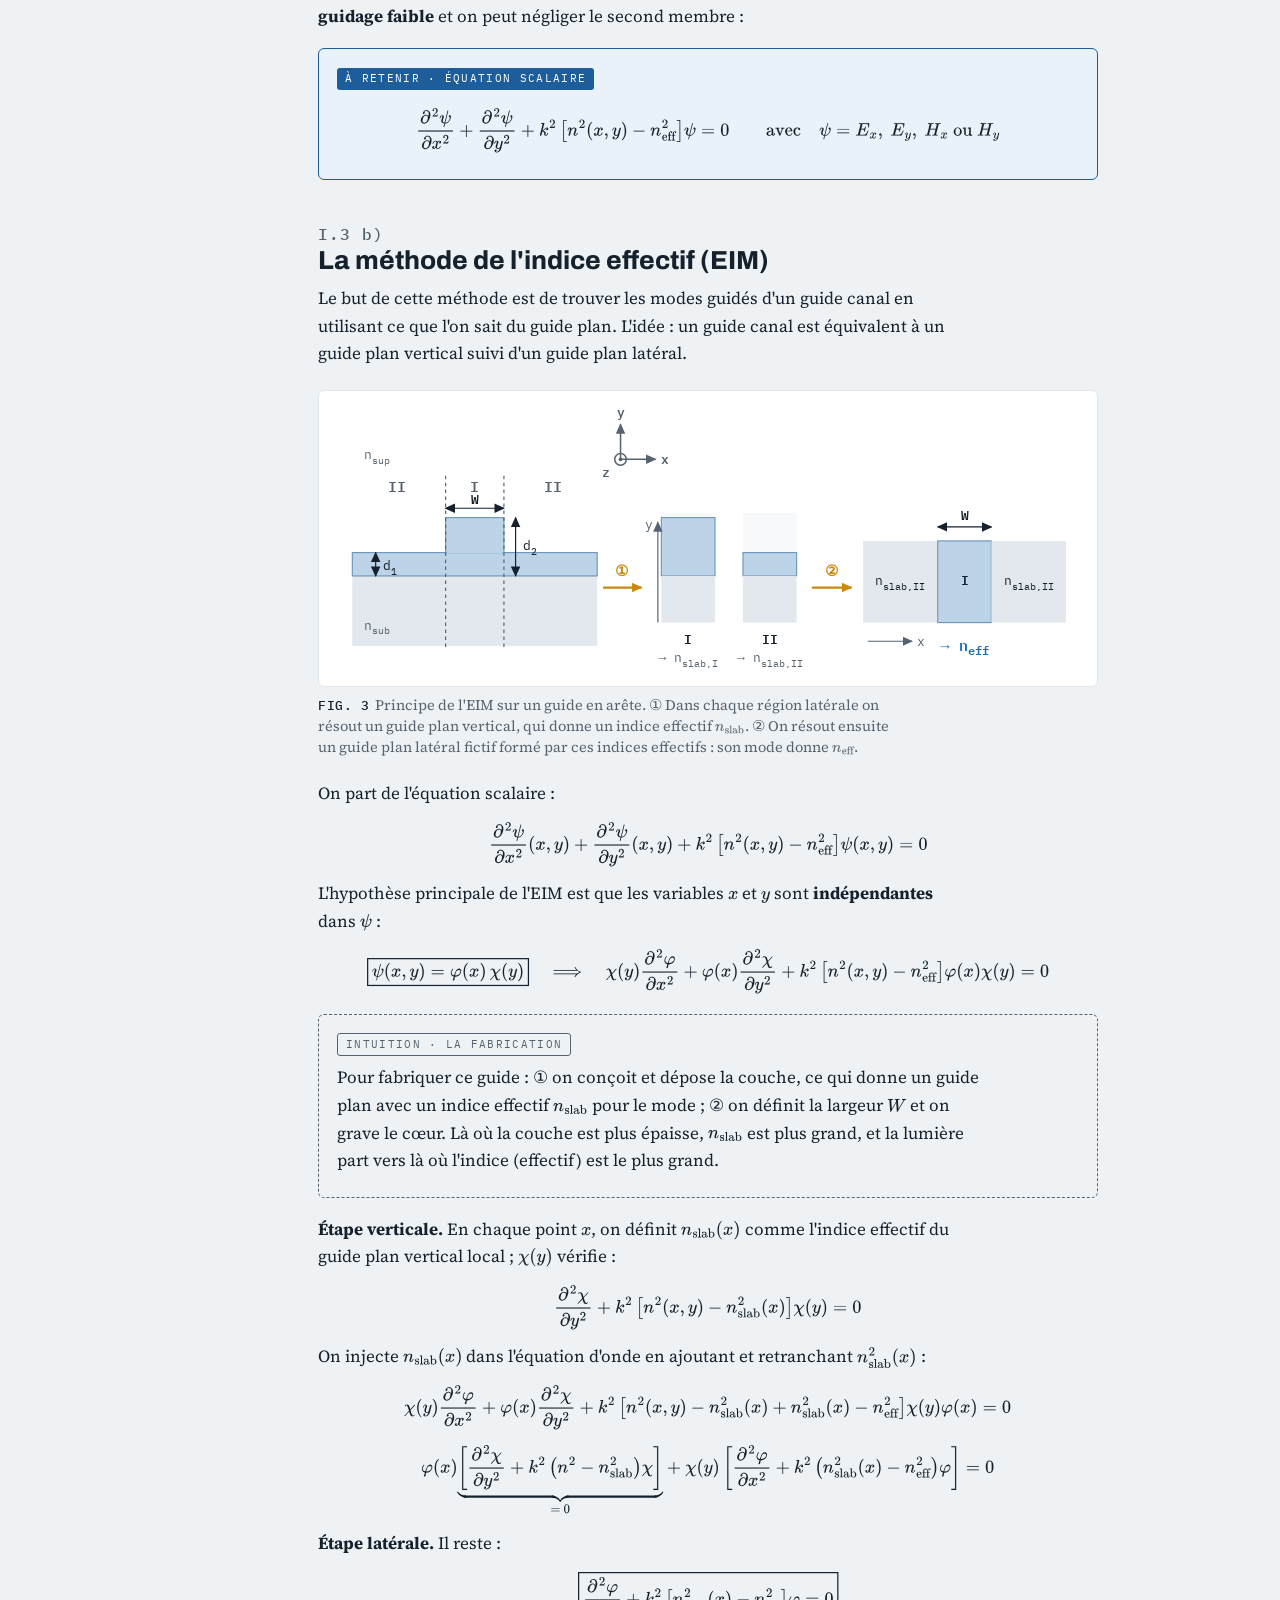
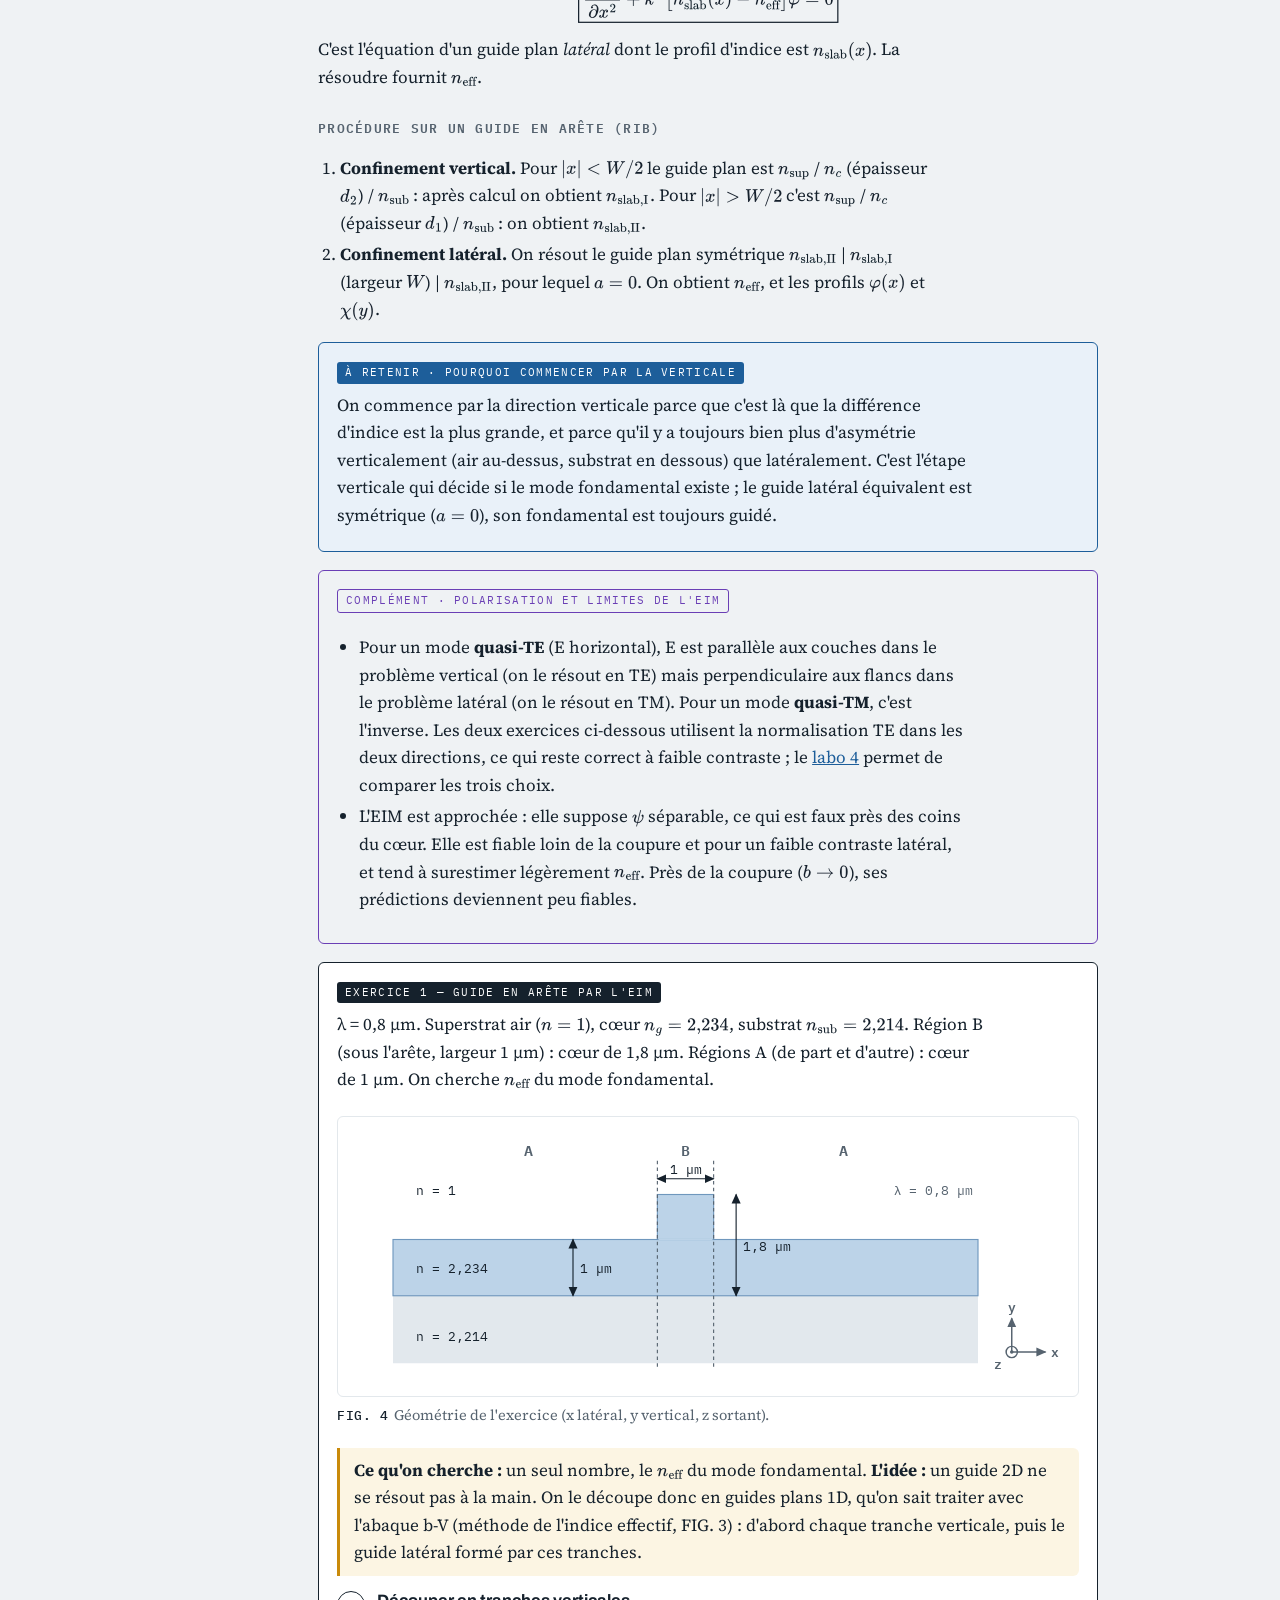
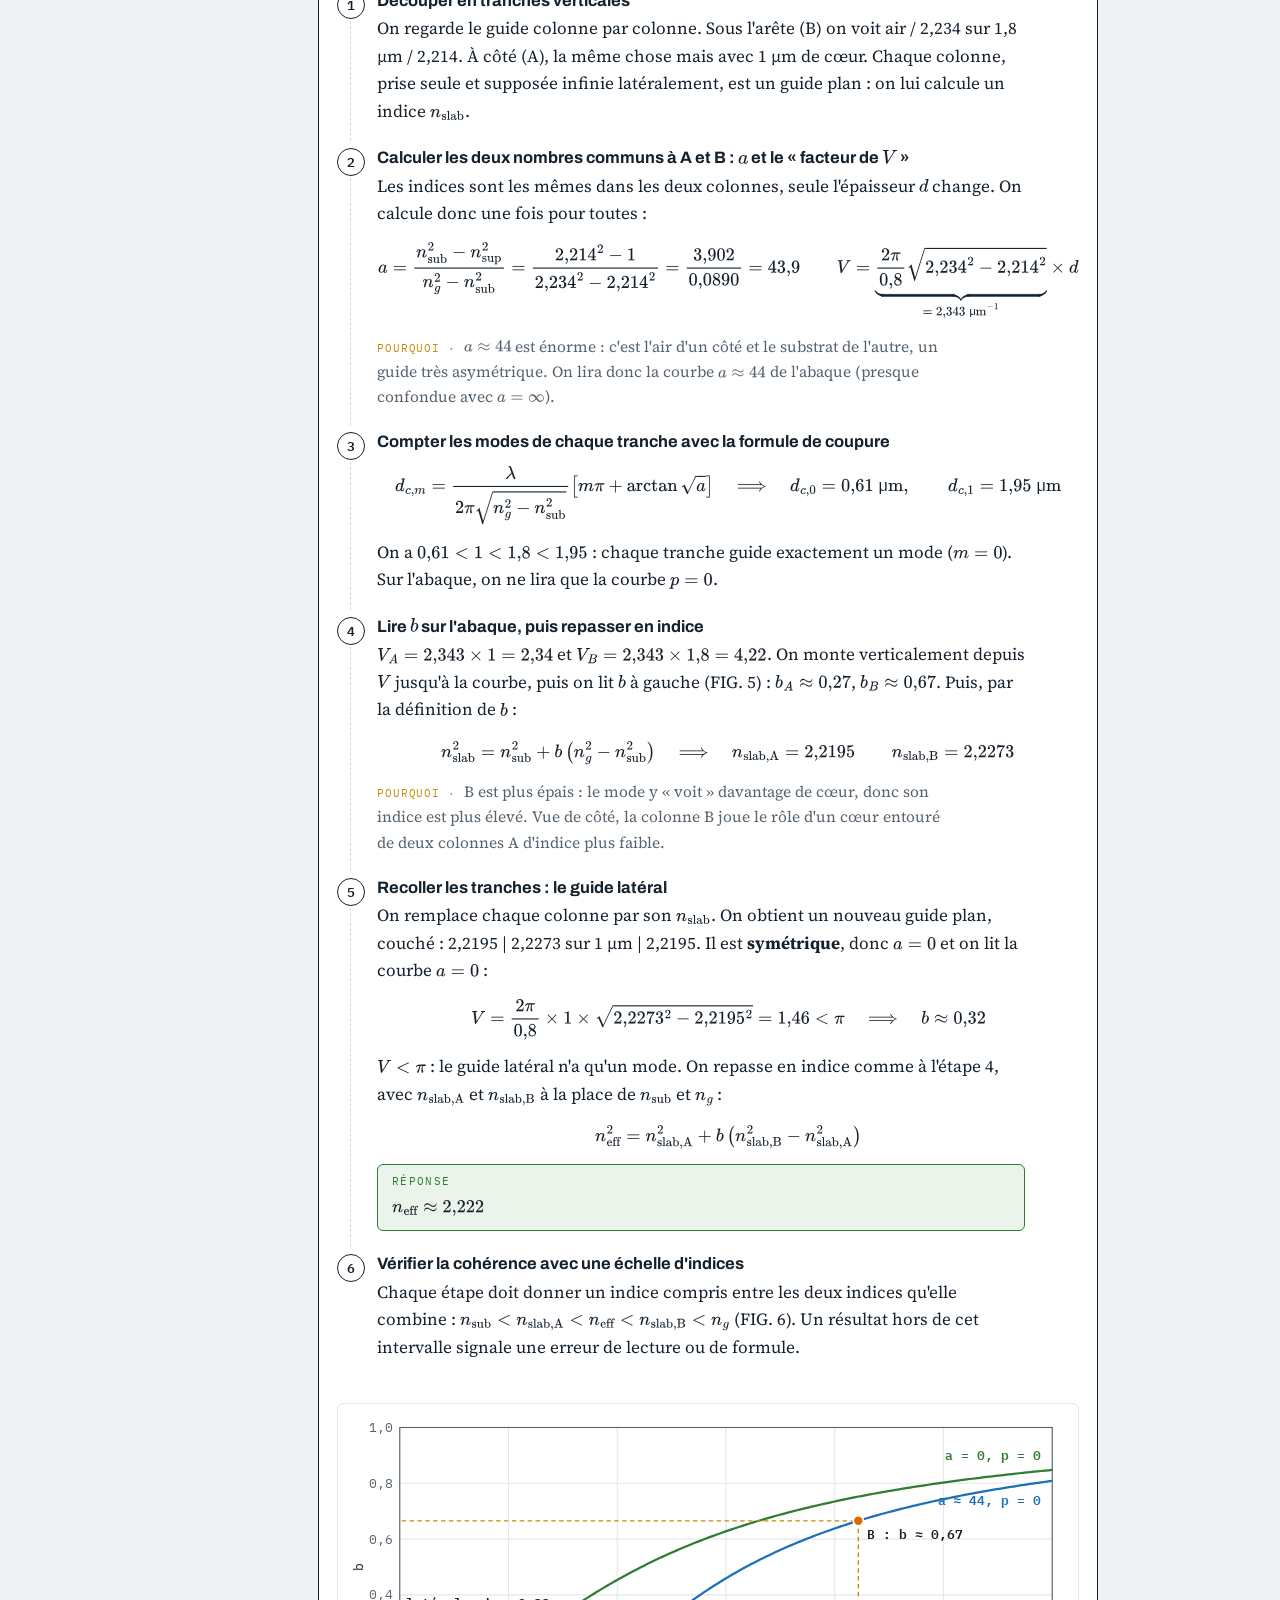
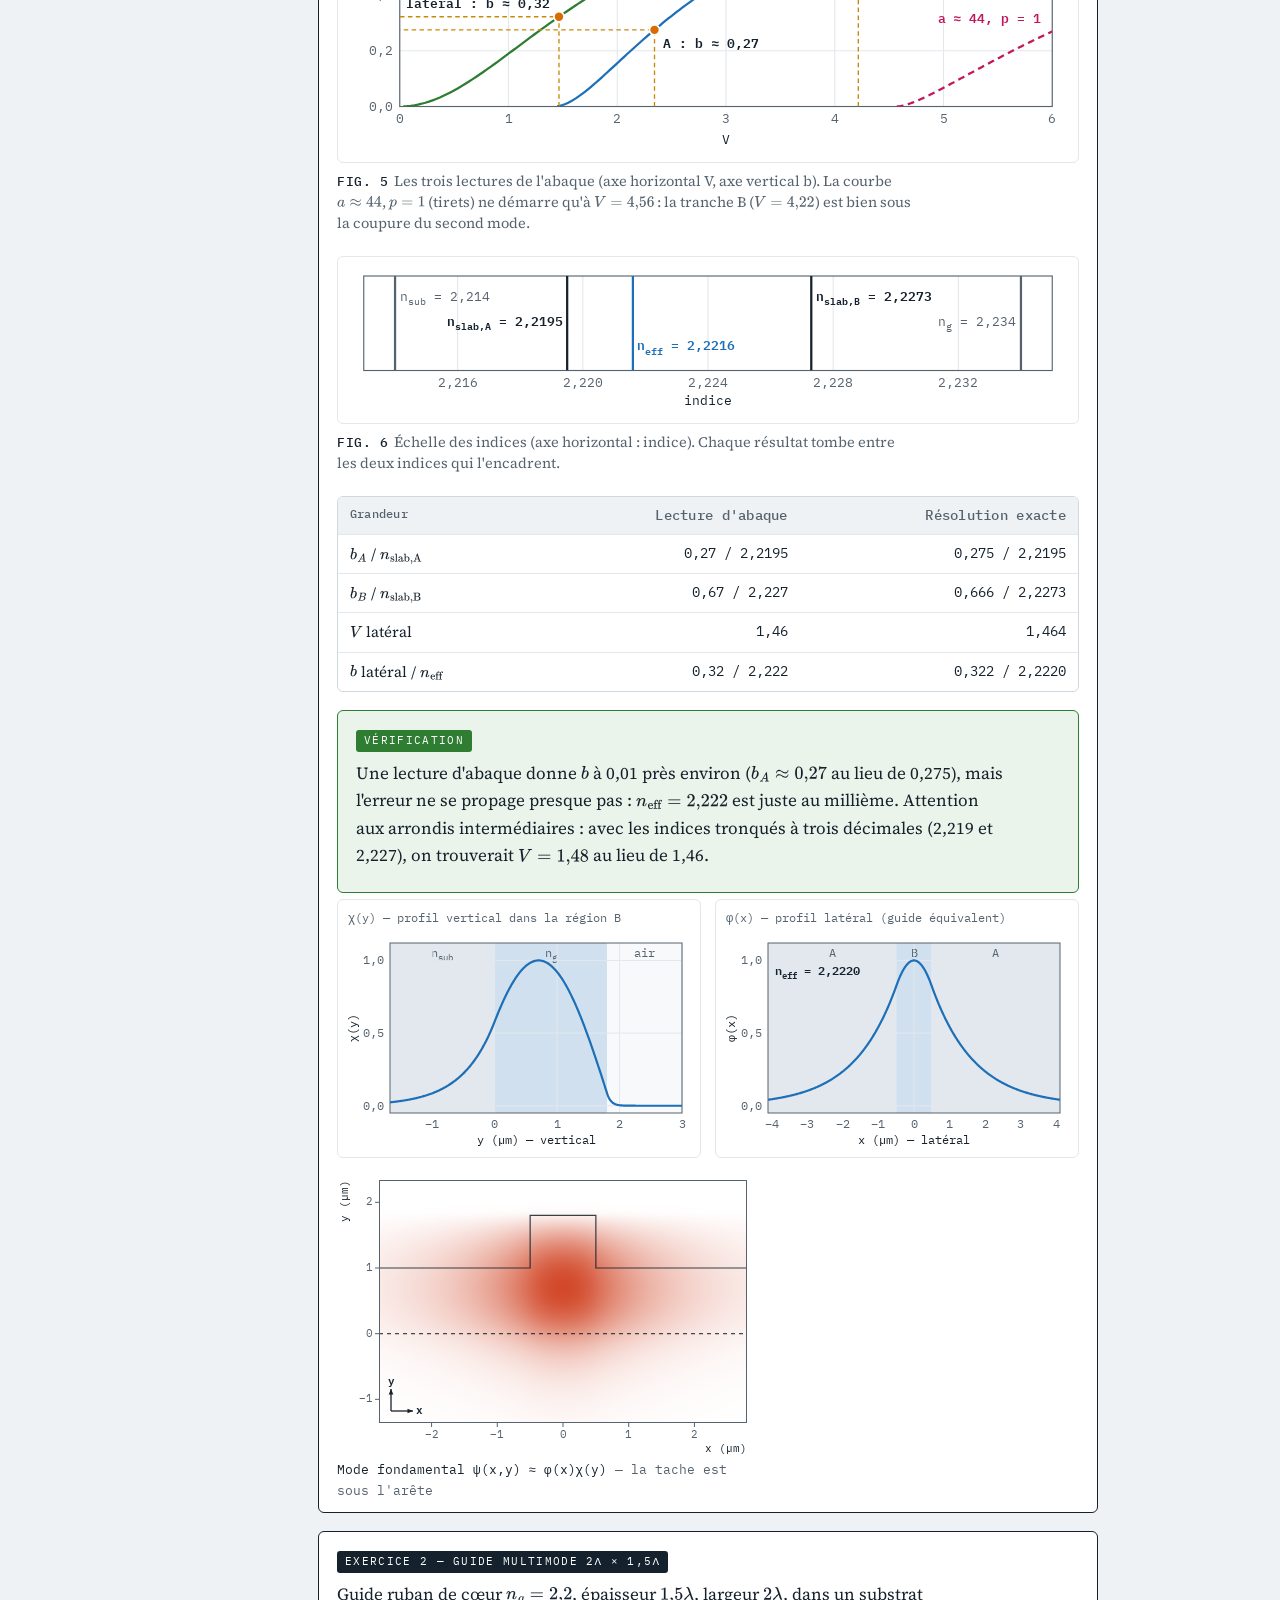
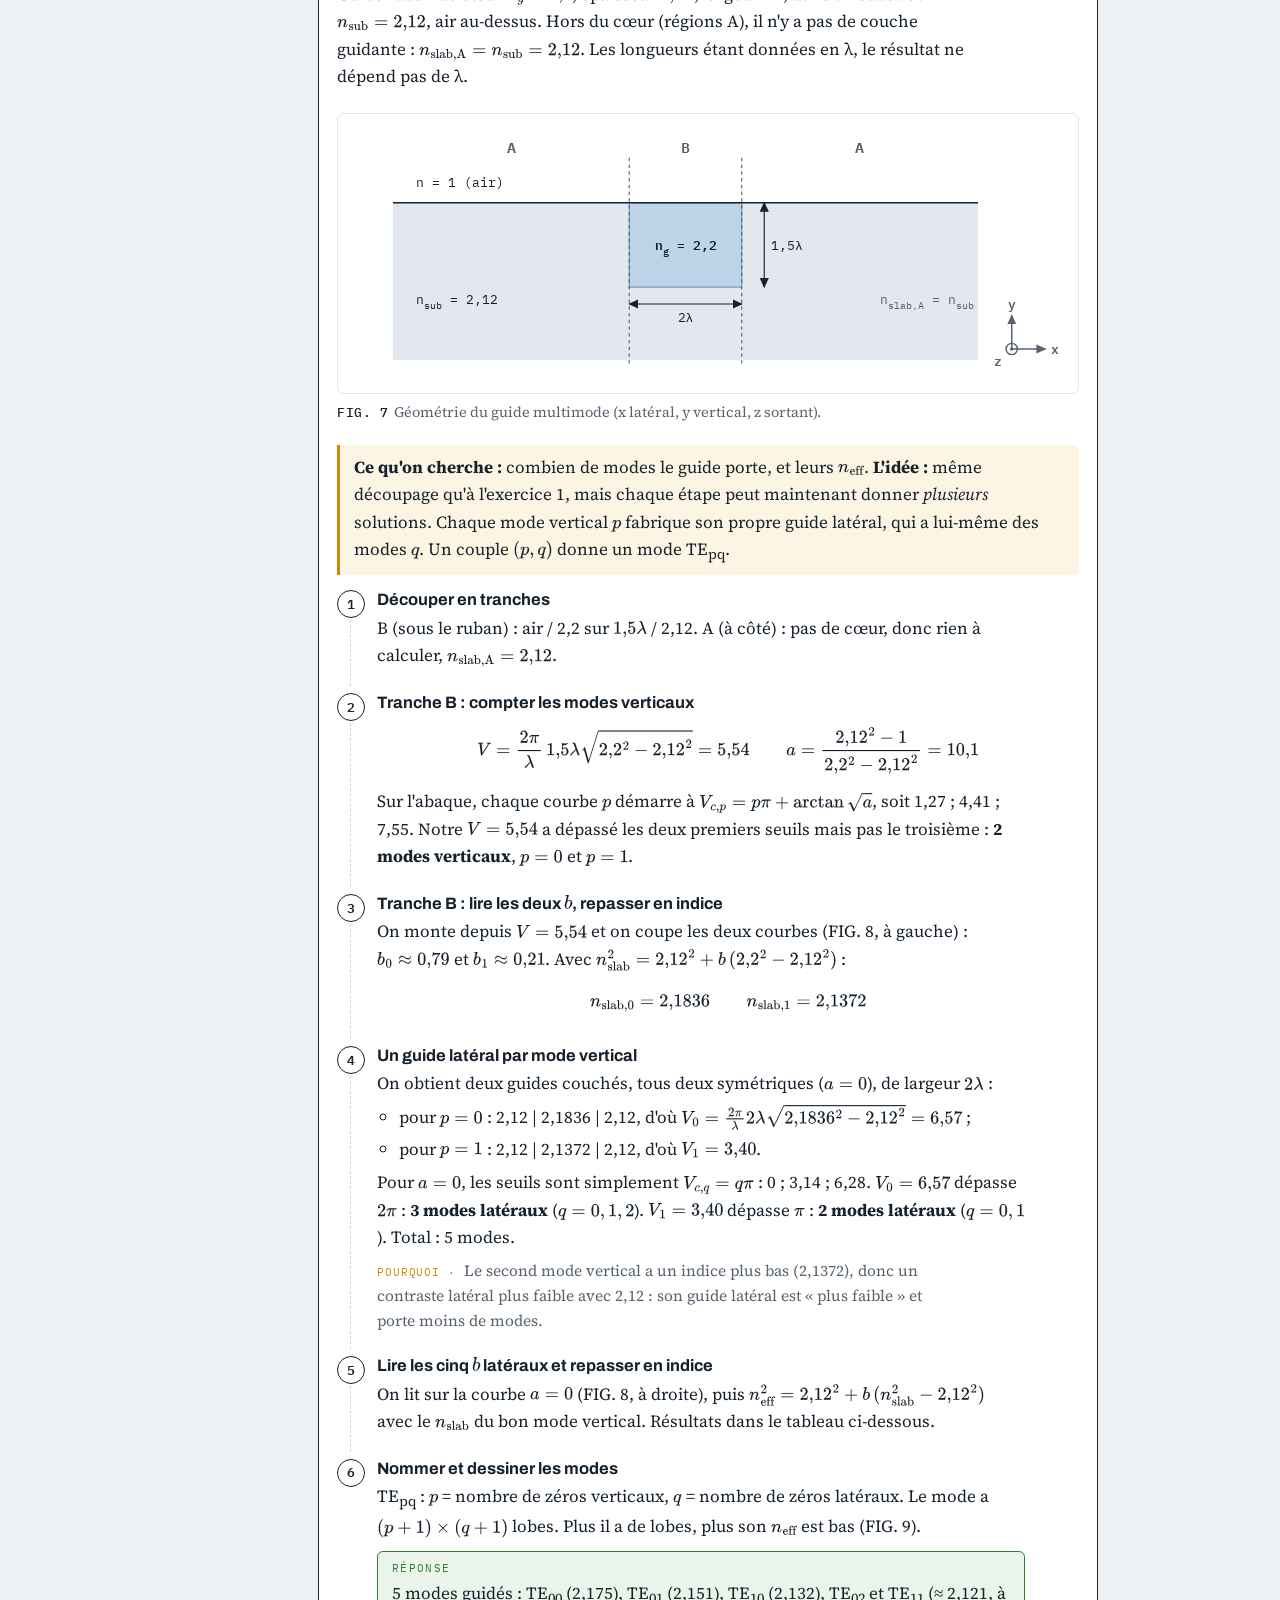
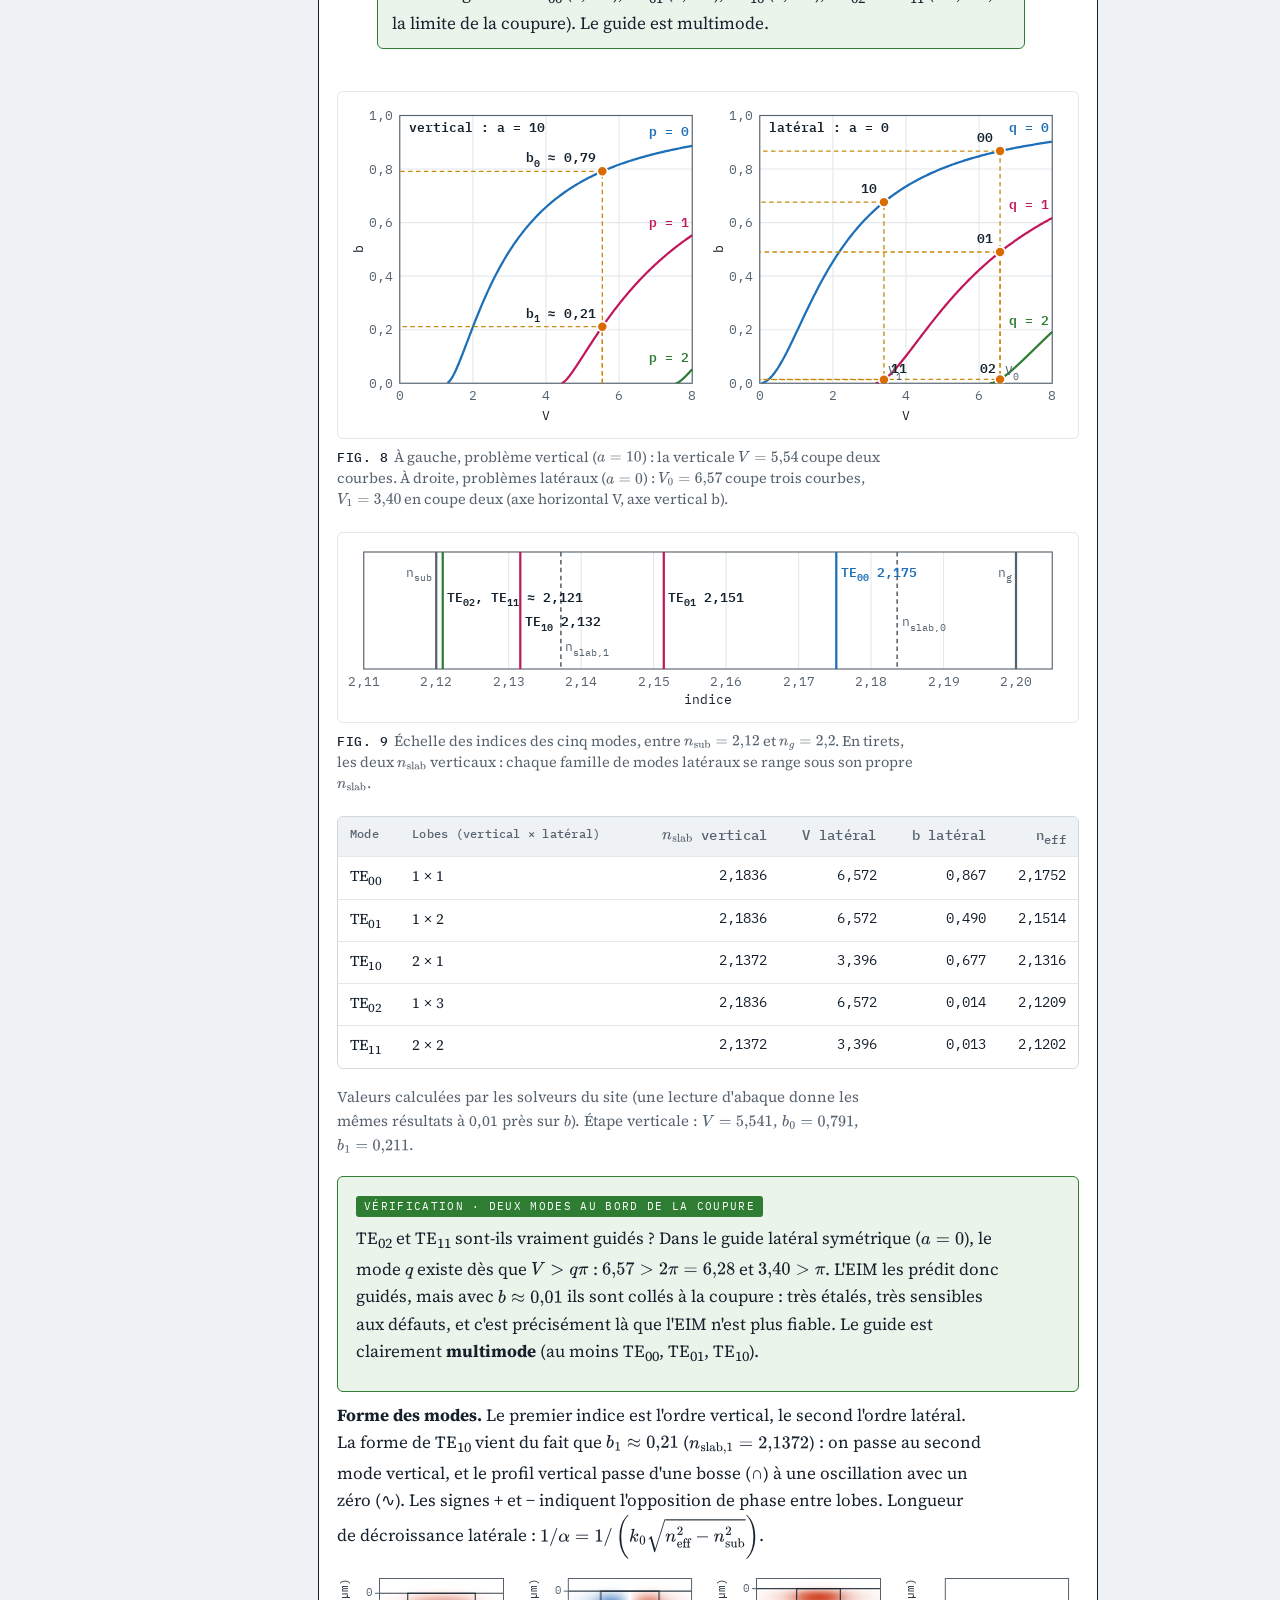
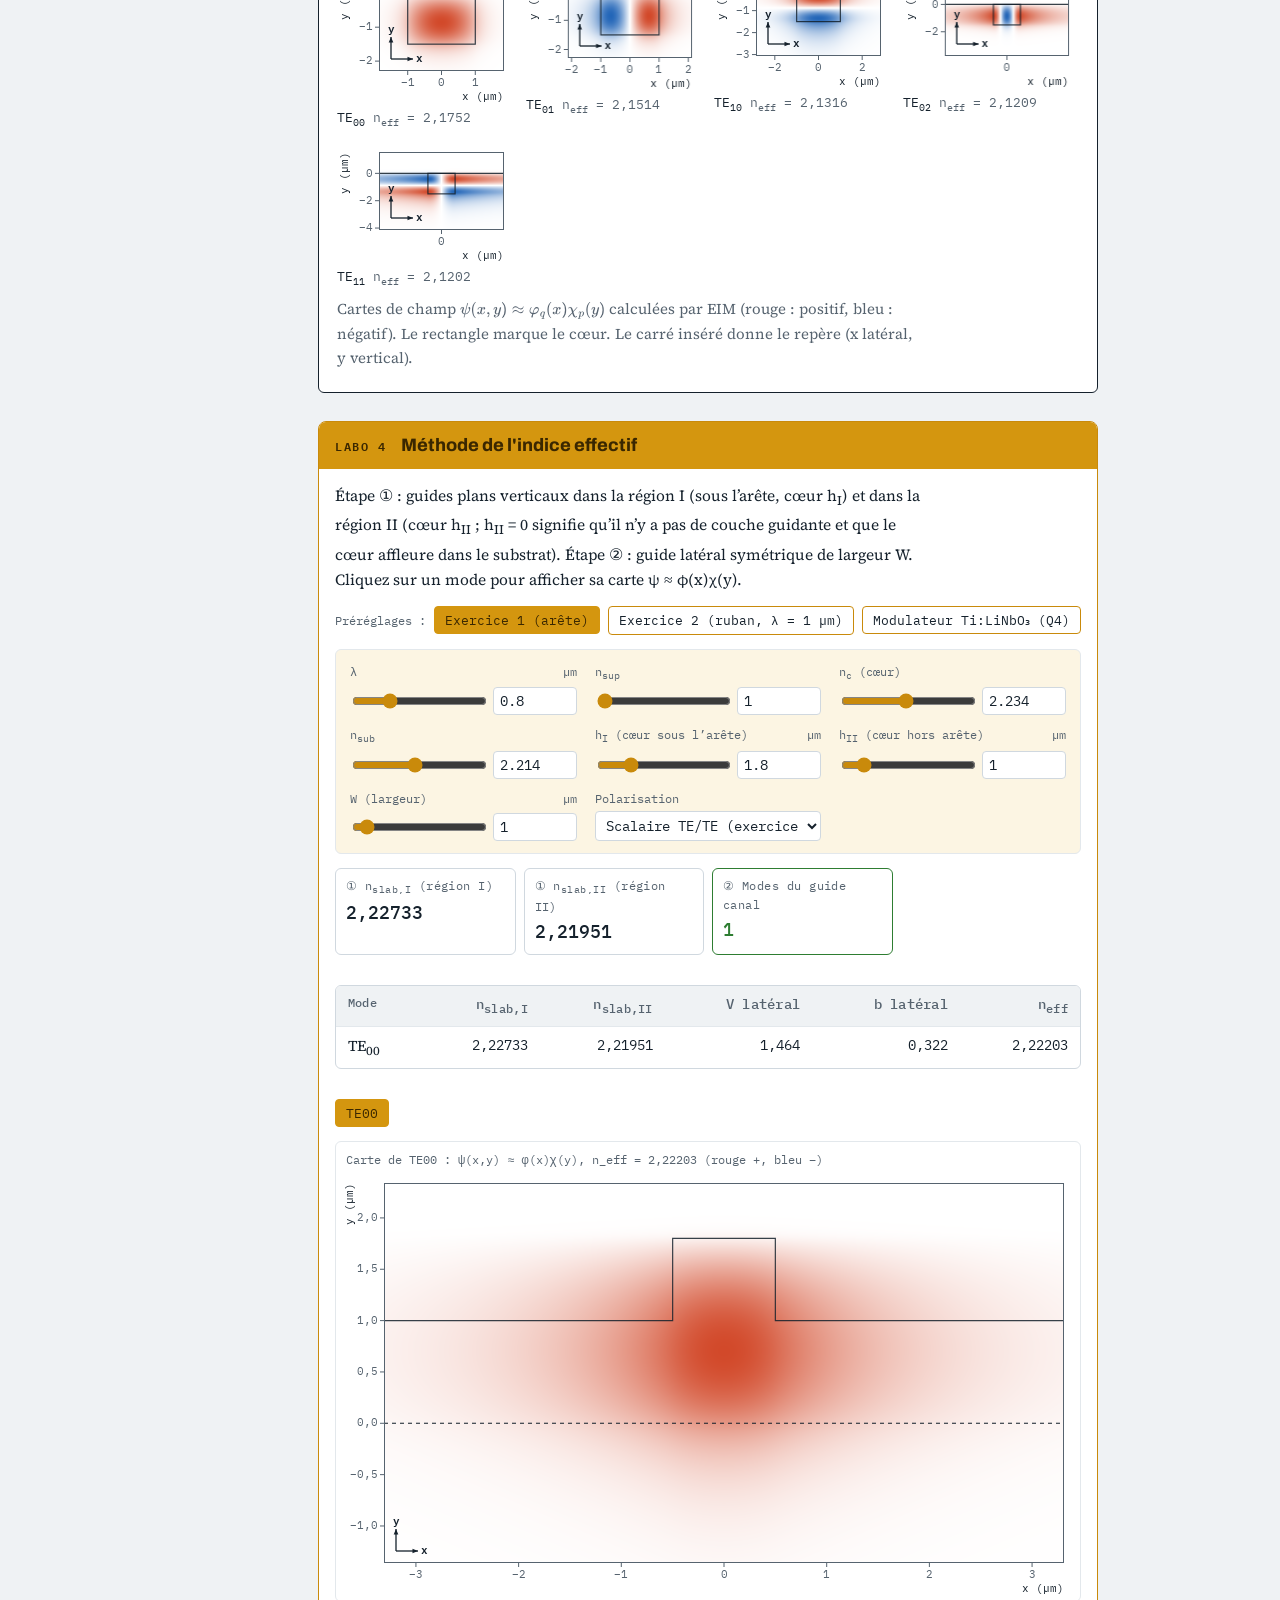
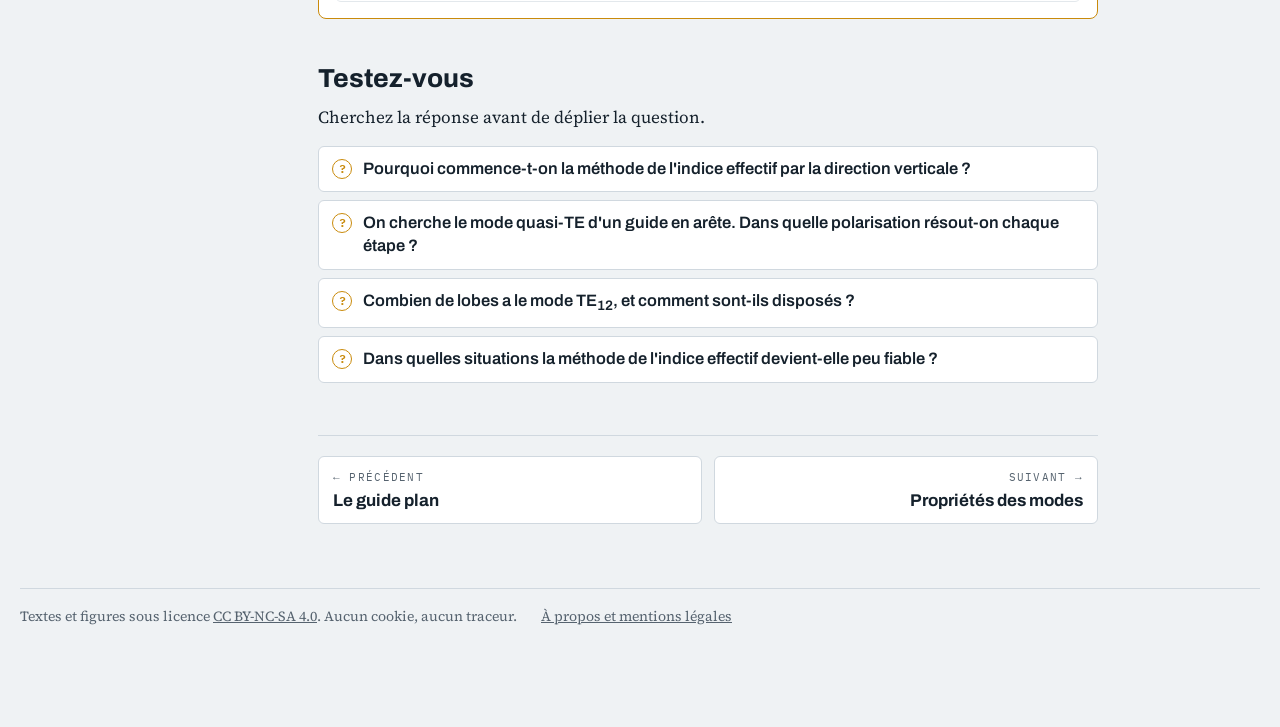
<file: photonique-integree/guide-canal-indice-effectif.html>
<!doctype html>
<html lang="fr">
<head>
<meta charset="utf-8">
<meta name="viewport" content="width=device-width,initial-scale=1,viewport-fit=cover">
<title>Guide canal et méthode de l&#x27;indice effectif (EIM) · Photonique intégrée</title>
<meta name="claude:viewport-fit-sides" content="cover">
<meta name="description" content="Guide d&#x27;onde canal : approximations semi-vectorielle et scalaire, modes quasi-TE et quasi-TM, méthode de l&#x27;indice effectif. Deux exercices corrigés pas à pas (guide en arête, guide multimode).">
<meta property="og:title" content="Guide canal et méthode de l&#x27;indice effectif (EIM) · Photonique intégrée">
<meta property="og:description" content="Guide d&#x27;onde canal : approximations semi-vectorielle et scalaire, modes quasi-TE et quasi-TM, méthode de l&#x27;indice effectif. Deux exercices corrigés pas à pas (guide en arête, guide multimode).">
<meta property="og:type" content="article">
<meta property="og:locale" content="fr_FR">
<meta property="og:site_name" content="Carnets scientifiques">
<meta name="theme-color" content="#EFF2F4" media="(prefers-color-scheme: light)">
<meta name="theme-color" content="#0E1317" media="(prefers-color-scheme: dark)">
<link rel="icon" href="../assets/favicon.svg" type="image/svg+xml">
<script>try{var t=localStorage.getItem('theme');if(t==='light'||t==='dark')document.documentElement.setAttribute('data-theme',t)}catch(e){}</script>
<link rel="preload" href="../assets/fonts/source-serif-4-latin-opsz-normal.woff2" as="font" type="font/woff2" crossorigin>
<link rel="stylesheet" href="../assets/fonts/polices.css">
<link rel="stylesheet" href="../assets/css/site.css">
<script defer src="../assets/js/mathjax-config.js"></script>
<script defer src="../assets/js/physique.js"></script>
<script defer src="../assets/js/trace.js"></script>
<script defer src="../assets/js/figures.js"></script>
<script defer src="../assets/js/labos.js"></script>
<script defer src="../assets/js/site.js"></script>
<script defer id="MathJax-script" src="../assets/vendor/mathjax/tex-svg-full.js"></script>
</head>
<body>
<a class="skip" href="#contenu">Aller au contenu</a>
<header class="topbar"><div class="topbar-in">
  <a class="brand" href="../index.html"><svg viewBox="0 0 22 22" aria-hidden="true"><rect x="1" y="2.5" width="20" height="4.5" rx="1" style="fill:var(--rule)"/><rect x="1" y="8.75" width="20" height="4.5" rx="1" style="fill:var(--amber)"/><rect x="1" y="15" width="20" height="4.5" rx="1" style="fill:var(--ink)"/></svg>Carnets scientifiques</a>
  <nav class="topnav" aria-label="Navigation du site">
    <a href="../photonique-integree/index.html" aria-current="page">Photonique intégrée</a>
    <a href="../photonique-integree/labos.html">Labos</a>
    <a href="../photonique-integree/fiche.html">Fiche</a>
    <a href="../a-propos.html">À propos</a>
  </nav>
  <button type="button" class="theme-btn" id="theme-toggle" aria-label="Changer de thème (automatique, clair, sombre)"><svg class="i-auto" viewBox="0 0 16 16" aria-hidden="true"><circle cx="8" cy="8" r="6" fill="none" stroke="currentColor" stroke-width="1.5"/><path d="M8 2a6 6 0 0 1 0 12z" fill="currentColor"/></svg><svg class="i-sun" viewBox="0 0 16 16" aria-hidden="true"><circle cx="8" cy="8" r="3.2" fill="currentColor"/><g stroke="currentColor" stroke-width="1.4" stroke-linecap="round"><path d="M8 1.2v1.6M8 13.2v1.6M1.2 8h1.6M13.2 8h1.6M3.2 3.2l1.1 1.1M11.7 11.7l1.1 1.1M3.2 12.8l1.1-1.1M11.7 4.3l1.1-1.1"/></g></svg><svg class="i-moon" viewBox="0 0 16 16" aria-hidden="true"><path d="M13.5 10.2A6 6 0 0 1 5.8 2.5a6 6 0 1 0 7.7 7.7z" fill="currentColor"/></svg><span>Thème : auto</span></button>
</div></header>
<div class="shell">
<aside class="side" aria-label="Sommaire">
  <p class="side-head"><a href="index.html">Photonique intégrée</a></p>
  <ol class="course">
    <li><a href="index.html"><span class="n">§</span><span>Sommaire du thème</span></a></li>
    <li><a href="equations-propagation.html"><span class="n">1</span><span>Équations de propagation</span></a></li>
    <li><a href="guide-plan.html"><span class="n">2</span><span>Le guide plan</span></a></li>
    <li class="cur"><a href="guide-canal-indice-effectif.html" aria-current="page"><span class="n">3</span><span>Guide canal et indice effectif</span></a><ol class="toc" id="toc-list"></ol></li>
    <li><a href="proprietes-des-modes.html"><span class="n">4</span><span>Propriétés des modes</span></a></li>
    <li><a href="coupleur-directionnel.html"><span class="n">5</span><span>Le coupleur directionnel</span></a></li>
    <li><a href="modulateur-electro-optique.html"><span class="n">6</span><span>Modulateur électro-optique</span></a></li>
    <li class="sep" aria-hidden="true"></li>
    <li><a href="fiche.html"><span class="n">Σ</span><span>Fiche de révision</span></a></li>
    <li><a href="labos.html"><span class="n">L</span><span>Tous les labos</span></a></li>
  </ol>
</aside>
<main id="contenu">
<div class="col">
<header class="hero">
  <nav class="crumbs" aria-label="Fil d'Ariane"><a href="../index.html">Accueil</a><span aria-hidden="true">/</span><a href="index.html">Photonique intégrée</a><span aria-hidden="true">/</span><span>Guide canal et indice effectif</span></nav>
  <div class="eyebrow">Chapitre I · Guides d'onde · 3 / 6</div>
  <h1>Guide canal et méthode de l'indice effectif</h1>
  <p class="lede">Un vrai guide confine la lumière dans deux directions et n'a pas de solution analytique. La méthode de l'indice effectif le ramène à deux guides plans successifs. Deux exercices corrigés pas à pas l'appliquent, d'un guide monomode à un guide multimode.</p>
  <div class="meta"><span>Guide canal : <b>x latéral</b>, <b>y vertical</b></span><span>Propagation : <b>z</b></span><a href="index.html#notations">Notations</a></div>
  <details class="toc-m"><summary>Dans cette page</summary><ol id="toc-list-m"></ol></details>
</header>
<div class="goals"><div><p class="gh">Objectifs</p><ul><li>Expliquer pourquoi le guide canal demande des approximations (semi-vectorielle, scalaire).</li><li>Distinguer les modes quasi-TE et quasi-TM.</li><li>Appliquer la méthode de l'indice effectif à un guide en arête ou en ruban.</li><li>Compter et nommer les modes TE<sub>pq</sub> d'un guide multimode.</li></ul></div><div><p class="gh">Prérequis</p><ul><li><a href="guide-plan.html">Le guide plan</a> : relation de dispersion, coupure, abaque b-V.</li></ul></div></div>

<h2 id="s-1-3a"><span class="num">I.3 a)</span>Équation de propagation</h2>
<p>Un guide canal confine la lumière dans les <strong>deux</strong> directions transverses. L'indice reste invariant selon $z$, mais il varie maintenant selon $x$ <em>et</em> selon $y$ :</p>
$$\frac{\partial n}{\partial z} = \frac{\partial n^2}{\partial z} = 0 \qquad\qquad \frac{\partial n^2}{\partial x} \neq 0 \quad\text{et}\quad \frac{\partial n^2}{\partial y} \neq 0$$
<figure>
  <div class="fig-scroll" id="fig-channels"></div>
  <figcaption><b>FIG. 1</b>Sections transverses des guides canaux usuels, dans le repère du guide canal : x latéral, y vertical, z sortant (⊙). Ruban (strip/ridge), arête (rib), enterré (buried) et diffusé (Ti:LiNbO<sub>3</sub>, voir le <a href="modulateur-electro-optique.html">modulateur électro-optique</a>).</figcaption>
</figure>
<p>Les équations de propagation s'écrivent (avec $\beta = k\neff$) :</p>
$$\nabla_T^2\vE + k^2\left(n^2(x,y) - \neff^2\right)\vE = -\nabla\left(\vE\cdot\frac{\nabla n^2}{n^2}\right) \qquad \nabla_T^2\vH + k^2\left(n^2(x,y) - \neff^2\right)\vH = \left(\nabla\times\vH\right)\times\frac{\nabla n^2}{n^2}$$
<h3>Composantes de $\vE$</h3>
<p>$\nabla n^2$ n'a pas de composante selon $z$, donc $\vE\cdot\nabla n^2 = E_x\partial_xn^2 + E_y\partial_yn^2$ :</p>
$$\frac{\partial^2E_x}{\partial x^2} + \frac{\partial^2E_x}{\partial y^2} + k^2\left(n^2(x,y) - \neff^2\right)E_x = -\frac{\partial}{\partial x}\left[\frac{E_x}{n^2}\frac{\partial n^2}{\partial x} + \frac{E_y}{n^2}\frac{\partial n^2}{\partial y}\right]$$
$$\frac{\partial^2E_y}{\partial x^2} + \frac{\partial^2E_y}{\partial y^2} + k^2\left(n^2(x,y) - \neff^2\right)E_y = -\frac{\partial}{\partial y}\left[\frac{E_x}{n^2}\frac{\partial n^2}{\partial x} + \frac{E_y}{n^2}\frac{\partial n^2}{\partial y}\right]$$
<h3>Composantes de $\vH$</h3>
$$\nabla\times\vH = \begin{pmatrix}\partial_yH_z - \partial_zH_y\\ \partial_zH_x - \partial_xH_z\\ \partial_xH_y - \partial_yH_x\end{pmatrix} \qquad \frac{1}{n^2}\nabla n^2 = \begin{pmatrix}\frac{1}{n^2}\partial_xn^2\\ \frac{1}{n^2}\partial_yn^2\\ 0\end{pmatrix}$$
$$\Longrightarrow\quad \left(\nabla\times\vH\right)\times\frac{\nabla n^2}{n^2} = \begin{pmatrix}-\frac{1}{n^2}\left(\partial_xH_y - \partial_yH_x\right)\partial_yn^2\\ \frac{1}{n^2}\left(\partial_xH_y - \partial_yH_x\right)\partial_xn^2\\ \cdots\end{pmatrix}$$
$$\frac{\partial^2H_x}{\partial x^2} + \frac{\partial^2H_x}{\partial y^2} + k^2\left(n^2(x,y) - \neff^2\right)H_x = \frac{1}{n^2}\left[\frac{\partial H_x}{\partial y} - \frac{\partial H_y}{\partial x}\right]\frac{\partial n^2}{\partial y}$$
$$\frac{\partial^2H_y}{\partial x^2} + \frac{\partial^2H_y}{\partial y^2} + k^2\left(n^2(x,y) - \neff^2\right)H_y = \frac{1}{n^2}\frac{\partial n^2}{\partial x}\left[\frac{\partial H_y}{\partial x} - \frac{\partial H_x}{\partial y}\right]$$
<p>On obtient deux systèmes d'équations différentielles <strong>couplées</strong> avec valeurs propres : il n'y a pas de solution analytique. Ces équations vectorielles complètes sont la plupart du temps trop compliquées pour décrire un composant réel, d'où des approximations. Même un solveur numérique (Lumerical, par exemple) discrétise et approxime : ses résultats ne sont pas exacts.</p>

<h3>Approximation semi-vectorielle : quasi-TE et quasi-TM</h3>
<p>Premier niveau d'approximation : une composante transverse du champ domine, $E_x \gg E_y$ ou $E_y \gg E_x$. On néglige le terme de couplage croisé :</p>
$$\frac{\partial^2E_x}{\partial x^2} + \frac{\partial^2E_x}{\partial y^2} + k^2\left(n^2(x,y) - \neff^2\right)E_x = -\frac{\partial}{\partial x}\left(\frac{1}{n^2}\frac{\partial n^2}{\partial x}\,E_x\right) \qquad (E_x \gg E_y)$$
$$\frac{\partial^2E_y}{\partial x^2} + \frac{\partial^2E_y}{\partial y^2} + k^2\left(n^2(x,y) - \neff^2\right)E_y = -\frac{\partial}{\partial y}\left(\frac{1}{n^2}\frac{\partial n^2}{\partial y}\,E_y\right) \qquad (E_y \gg E_x)$$
<p>Même chose pour $\vH$ (avec $H_y \approx 0$ ou $H_x \approx 0$ dans les crochets). Ces équations sont dites <strong>semi-vectorielles</strong> et leurs solutions sont appelées <strong>quasi-TE</strong> et <strong>quasi-TM</strong>. Le « T » s'entend par rapport au plan du substrat, comme pour le guide plan.</p>
<figure>
  <div class="fig-scroll" id="fig-frames"></div>
  <figcaption><b>FIG. 2</b>Changement de repère entre le guide plan (x vertical) et le guide canal (x latéral, y vertical). Dans les deux cas, TE ou quasi-TE désigne un champ électrique parallèle au substrat.</figcaption>
</figure>
<div class="box warn">
  <span class="tag">Attention · notations</span>
  <p>Avec le repère du guide canal (x latéral, y vertical) : <strong>quasi-TE signifie $E_x \gg E_y$</strong> et <strong>quasi-TM signifie $E_y \gg E_x$</strong>. Dans le guide plan, x était vertical et le mode TE avait $E_y$ : la lettre de la composante change, la physique (E parallèle aux couches) reste la même.</p>
</div>
<h3>Guidage faible : équation scalaire</h3>
<p>Si $\partial n^2/\partial x$ et $\partial n^2/\partial y$ sont petits (faible contraste d'indice), on est en condition de <strong>guidage faible</strong> et on peut négliger le second membre :</p>
<div class="box key">
  <span class="tag">À retenir · équation scalaire</span>
  $$\frac{\partial^2\psi}{\partial x^2} + \frac{\partial^2\psi}{\partial y^2} + k^2\left[n^2(x,y) - \neff^2\right]\psi = 0 \qquad\text{avec}\quad \psi = E_x,\ E_y,\ H_x\ \text{ou}\ H_y$$
</div>

<h2 id="s-1-3b"><span class="num">I.3 b)</span>La méthode de l'indice effectif (EIM)</h2>
<p>Le but de cette méthode est de trouver les modes guidés d'un guide canal en utilisant ce que l'on sait du guide plan. L'idée : un guide canal est équivalent à un guide plan vertical suivi d'un guide plan latéral.</p>
<figure>
  <div class="fig-scroll" id="fig-eim"></div>
  <figcaption><b>FIG. 3</b>Principe de l'EIM sur un guide en arête. ① Dans chaque région latérale on résout un guide plan vertical, qui donne un indice effectif $\nslab$. ② On résout ensuite un guide plan latéral fictif formé par ces indices effectifs : son mode donne $\neff$.</figcaption>
</figure>
<p>On part de l'équation scalaire :</p>
$$\frac{\partial^2\psi}{\partial x^2}(x,y) + \frac{\partial^2\psi}{\partial y^2}(x,y) + k^2\left[n^2(x,y) - \neff^2\right]\psi(x,y) = 0$$
<p>L'hypothèse principale de l'EIM est que les variables $x$ et $y$ sont <strong>indépendantes</strong> dans $\psi$ :</p>
$$\boxed{\psi(x,y) = \varphi(x)\,\chi(y)} \quad\Longrightarrow\quad \chi(y)\frac{\partial^2\varphi}{\partial x^2} + \varphi(x)\frac{\partial^2\chi}{\partial y^2} + k^2\left[n^2(x,y) - \neff^2\right]\varphi(x)\chi(y) = 0$$
<div class="box intu">
  <span class="tag">Intuition · la fabrication</span>
  <p>Pour fabriquer ce guide : ① on conçoit et dépose la couche, ce qui donne un guide plan avec un indice effectif $\nslab$ pour le mode ; ② on définit la largeur $W$ et on grave le cœur. Là où la couche est plus épaisse, $\nslab$ est plus grand, et la lumière part vers là où l'indice (effectif) est le plus grand.</p>
</div>
<p><strong>Étape verticale.</strong> En chaque point $x$, on définit $\nslab(x)$ comme l'indice effectif du guide plan vertical local ; $\chi(y)$ vérifie :</p>
$$\frac{\partial^2\chi}{\partial y^2} + k^2\left[n^2(x,y) - \nslab^2(x)\right]\chi(y) = 0$$
<p>On injecte $\nslab(x)$ dans l'équation d'onde en ajoutant et retranchant $\nslab^2(x)$ :</p>
$$\chi(y)\frac{\partial^2\varphi}{\partial x^2} + \varphi(x)\frac{\partial^2\chi}{\partial y^2} + k^2\left[n^2(x,y) - \nslab^2(x) + \nslab^2(x) - \neff^2\right]\chi(y)\varphi(x) = 0$$
$$\varphi(x)\underbrace{\left[\frac{\partial^2\chi}{\partial y^2} + k^2\left(n^2 - \nslab^2\right)\chi\right]}_{=\,0} + \chi(y)\left[\frac{\partial^2\varphi}{\partial x^2} + k^2\left(\nslab^2(x) - \neff^2\right)\varphi\right] = 0$$
<p><strong>Étape latérale.</strong> Il reste :</p>
$$\boxed{\frac{\partial^2\varphi}{\partial x^2} + k^2\left[\nslab^2(x) - \neff^2\right]\varphi = 0}$$
<p>C'est l'équation d'un guide plan <em>latéral</em> dont le profil d'indice est $\nslab(x)$. La résoudre fournit $\neff$.</p>
<h3>Procédure sur un guide en arête (rib)</h3>
<ol>
  <li><strong>Confinement vertical.</strong> Pour $|x| \lt W/2$ le guide plan est $\nsup$ / $n_c$ (épaisseur $d_2$) / $\nsub$ : après calcul on obtient $n_{\text{slab,I}}$. Pour $|x| \gt W/2$ c'est $\nsup$ / $n_c$ (épaisseur $d_1$) / $\nsub$ : on obtient $n_{\text{slab,II}}$.</li>
  <li><strong>Confinement latéral.</strong> On résout le guide plan symétrique $n_{\text{slab,II}}$ | $n_{\text{slab,I}}$ (largeur $W$) | $n_{\text{slab,II}}$, pour lequel $a = 0$. On obtient $\neff$, et les profils $\varphi(x)$ et $\chi(y)$.</li>
</ol>
<div class="box key">
  <span class="tag">À retenir · pourquoi commencer par la verticale</span>
  <p>On commence par la direction verticale parce que c'est là que la différence d'indice est la plus grande, et parce qu'il y a toujours bien plus d'asymétrie verticalement (air au-dessus, substrat en dessous) que latéralement. C'est l'étape verticale qui décide si le mode fondamental existe ; le guide latéral équivalent est symétrique ($a = 0$), son fondamental est toujours guidé.</p>
</div>
<div class="box comp">
  <span class="tag">Complément · polarisation et limites de l'EIM</span>
  <ul>
    <li>Pour un mode <strong>quasi-TE</strong> (E horizontal), E est parallèle aux couches dans le problème vertical (on le résout en TE) mais perpendiculaire aux flancs dans le problème latéral (on le résout en TM). Pour un mode <strong>quasi-TM</strong>, c'est l'inverse. Les deux exercices ci-dessous utilisent la normalisation TE dans les deux directions, ce qui reste correct à faible contraste ; le <a href="#lab4">labo 4</a> permet de comparer les trois choix.</li>
    <li>L'EIM est approchée : elle suppose $\psi$ séparable, ce qui est faux près des coins du cœur. Elle est fiable loin de la coupure et pour un faible contraste latéral, et tend à surestimer légèrement $\neff$. Près de la coupure ($b \to 0$), ses prédictions deviennent peu fiables.</li>
  </ul>
</div>

<div class="box td" id="td1">
  <span class="tag">Exercice 1 — guide en arête par l'EIM</span>
  <p>λ = 0,8 µm. Superstrat air ($n = 1$), cœur $n_g = 2{,}234$, substrat $\nsub = 2{,}214$. Région B (sous l'arête, largeur 1 µm) : cœur de 1,8 µm. Régions A (de part et d'autre) : cœur de 1 µm. On cherche $\neff$ du mode fondamental.</p>
  <figure>
    <div class="fig-scroll" id="fig-td1"></div>
    <figcaption><b>FIG. 4</b>Géométrie de l'exercice (x latéral, y vertical, z sortant).</figcaption>
  </figure>
  <p class="goal"><b>Ce qu'on cherche :</b> un seul nombre, le $\neff$ du mode fondamental. <b>L'idée :</b> un guide 2D ne se résout pas à la main. On le découpe donc en guides plans 1D, qu'on sait traiter avec l'abaque b-V (méthode de l'indice effectif, FIG. 3) : d'abord chaque tranche verticale, puis le guide latéral formé par ces tranches.</p>
  <ol class="steps">
    <li><span class="st">Découper en tranches verticales</span>
      <p>On regarde le guide colonne par colonne. Sous l'arête (B) on voit air / 2,234 sur 1,8 µm / 2,214. À côté (A), la même chose mais avec 1 µm de cœur. Chaque colonne, prise seule et supposée infinie latéralement, est un guide plan : on lui calcule un indice $\nslab$.</p></li>
    <li><span class="st">Calculer les deux nombres communs à A et B : $a$ et le « facteur de $V$ »</span>
      <p>Les indices sont les mêmes dans les deux colonnes, seule l'épaisseur $d$ change. On calcule donc une fois pour toutes :</p>
      $$a = \frac{\nsub^2 - \nsup^2}{n_g^2 - \nsub^2} = \frac{2{,}214^2 - 1}{2{,}234^2 - 2{,}214^2} = \frac{3{,}902}{0{,}0890} = 43{,}9 \qquad V = \underbrace{\frac{2\pi}{0{,}8}\sqrt{2{,}234^2 - 2{,}214^2}}_{=\ 2{,}343\ \text{µm}^{-1}}\times d$$
      <p class="why">$a \approx 44$ est énorme : c'est l'air d'un côté et le substrat de l'autre, un guide très asymétrique. On lira donc la courbe $a \approx 44$ de l'abaque (presque confondue avec $a = \infty$).</p></li>
    <li><span class="st">Compter les modes de chaque tranche avec la formule de coupure</span>
      $$d_{c,m} = \frac{\lambda}{2\pi\sqrt{n_g^2 - \nsub^2}}\left[m\pi + \arctan\sqrt{a}\right] \quad\Longrightarrow\quad d_{c,0} = 0{,}61\ \text{µm}, \qquad d_{c,1} = 1{,}95\ \text{µm}$$
      <p>On a $0{,}61 \lt 1 \lt 1{,}8 \lt 1{,}95$ : chaque tranche guide exactement un mode ($m = 0$). Sur l'abaque, on ne lira que la courbe $p = 0$.</p></li>
    <li><span class="st">Lire $b$ sur l'abaque, puis repasser en indice</span>
      <p>$V_A = 2{,}343\times1 = 2{,}34$ et $V_B = 2{,}343\times1{,}8 = 4{,}22$. On monte verticalement depuis $V$ jusqu'à la courbe, puis on lit $b$ à gauche (FIG. 5) : $b_A \approx 0{,}27$, $b_B \approx 0{,}67$. Puis, par la définition de $b$ :</p>
      $$\nslab^2 = \nsub^2 + b\left(n_g^2 - \nsub^2\right) \quad\Longrightarrow\quad n_{\text{slab,A}} = 2{,}2195 \qquad n_{\text{slab,B}} = 2{,}2273$$
      <p class="why">B est plus épais : le mode y « voit » davantage de cœur, donc son indice est plus élevé. Vue de côté, la colonne B joue le rôle d'un cœur entouré de deux colonnes A d'indice plus faible.</p></li>
    <li><span class="st">Recoller les tranches : le guide latéral</span>
      <p>On remplace chaque colonne par son $\nslab$. On obtient un nouveau guide plan, couché : 2,2195 | 2,2273 sur 1 µm | 2,2195. Il est <strong>symétrique</strong>, donc $a = 0$ et on lit la courbe $a = 0$ :</p>
      $$V = \frac{2\pi}{0{,}8}\times1\times\sqrt{2{,}2273^2 - 2{,}2195^2} = 1{,}46 \lt \pi \quad\Longrightarrow\quad b \approx 0{,}32$$
      <p>$V \lt \pi$ : le guide latéral n'a qu'un mode. On repasse en indice comme à l'étape 4, avec $n_{\text{slab,A}}$ et $n_{\text{slab,B}}$ à la place de $\nsub$ et $n_g$ :</p>
      $$\neff^2 = n_{\text{slab,A}}^2 + b\left(n_{\text{slab,B}}^2 - n_{\text{slab,A}}^2\right)$$
      <div class="res">$\neff \approx 2{,}222$</div></li>
    <li><span class="st">Vérifier la cohérence avec une échelle d'indices</span>
      <p>Chaque étape doit donner un indice compris entre les deux indices qu'elle combine : $\nsub \lt n_{\text{slab,A}} \lt \neff \lt n_{\text{slab,B}} \lt n_g$ (FIG. 6). Un résultat hors de cet intervalle signale une erreur de lecture ou de formule.</p></li>
  </ol>
  <figure>
    <div class="fig-scroll" id="fig-td1-bv"></div>
    <figcaption><b>FIG. 5</b>Les trois lectures de l'abaque (axe horizontal V, axe vertical b). La courbe $a \approx 44$, $p = 1$ (tirets) ne démarre qu'à $V = 4{,}56$ : la tranche B ($V = 4{,}22$) est bien sous la coupure du second mode.</figcaption>
  </figure>
  <figure>
    <div class="fig-scroll" id="fig-td1-lad"></div>
    <figcaption><b>FIG. 6</b>Échelle des indices (axe horizontal : indice). Chaque résultat tombe entre les deux indices qui l'encadrent.</figcaption>
  </figure>
  <div class="tbl"><table>
    <thead><tr><th>Grandeur</th><th class="num">Lecture d'abaque</th><th class="num">Résolution exacte</th></tr></thead>
    <tbody>
      <tr><td>$b_A$ / $n_{\text{slab,A}}$</td><td class="num">0,27 / 2,2195</td><td class="num">0,275 / 2,2195</td></tr>
      <tr><td>$b_B$ / $n_{\text{slab,B}}$</td><td class="num">0,67 / 2,227</td><td class="num">0,666 / 2,2273</td></tr>
      <tr><td>$V$ latéral</td><td class="num">1,46</td><td class="num">1,464</td></tr>
      <tr><td>$b$ latéral / $\neff$</td><td class="num">0,32 / 2,222</td><td class="num">0,322 / 2,2220</td></tr>
    </tbody>
  </table></div>
  <div class="box check" style="margin-bottom:6px">
    <span class="tag">Vérification</span>
    <p>Une lecture d'abaque donne $b$ à 0,01 près environ ($b_A \approx 0{,}27$ au lieu de 0,275), mais l'erreur ne se propage presque pas : $\neff = 2{,}222$ est juste au millième. Attention aux arrondis intermédiaires : avec les indices tronqués à trois décimales (2,219 et 2,227), on trouverait $V = 1{,}48$ au lieu de 1,46.</p>
  </div>
  <div class="plots">
    <div class="plot"><div class="pt">χ(y) — profil vertical dans la région B</div><div id="td1-chi"></div></div>
    <div class="plot"><div class="pt">φ(x) — profil latéral (guide équivalent)</div><div id="td1-phi"></div></div>
  </div>
  <div class="maps" style="margin-top:12px;grid-template-columns:minmax(0,420px)">
    <figure><canvas id="td1-map" width="420" height="300"></canvas><div class="mlab">Mode fondamental ψ(x,y) ≈ φ(x)χ(y) <span>— la tache est sous l'arête</span></div></figure>
  </div>
</div>

<div class="box td" id="td2">
  <span class="tag">Exercice 2 — guide multimode 2λ × 1,5λ</span>
  <p>Guide ruban de cœur $n_g = 2{,}2$, épaisseur $1{,}5\lambda$, largeur $2\lambda$, dans un substrat $\nsub = 2{,}12$, air au-dessus. Hors du cœur (régions A), il n'y a pas de couche guidante : $n_{\text{slab,A}} = \nsub = 2{,}12$. Les longueurs étant données en λ, le résultat ne dépend pas de λ.</p>
  <figure>
    <div class="fig-scroll" id="fig-td2"></div>
    <figcaption><b>FIG. 7</b>Géométrie du guide multimode (x latéral, y vertical, z sortant).</figcaption>
  </figure>
  <p class="goal"><b>Ce qu'on cherche :</b> combien de modes le guide porte, et leurs $\neff$. <b>L'idée :</b> même découpage qu'à l'exercice 1, mais chaque étape peut maintenant donner <em>plusieurs</em> solutions. Chaque mode vertical $p$ fabrique son propre guide latéral, qui a lui-même des modes $q$. Un couple $(p, q)$ donne un mode TE<sub>pq</sub>.</p>
  <ol class="steps">
    <li><span class="st">Découper en tranches</span>
      <p>B (sous le ruban) : air / 2,2 sur $1{,}5\lambda$ / 2,12. A (à côté) : pas de cœur, donc rien à calculer, $n_{\text{slab,A}} = 2{,}12$.</p></li>
    <li><span class="st">Tranche B : compter les modes verticaux</span>
      $$V = \frac{2\pi}{\lambda}\,1{,}5\lambda\sqrt{2{,}2^2 - 2{,}12^2} = 5{,}54 \qquad a = \frac{2{,}12^2 - 1}{2{,}2^2 - 2{,}12^2} = 10{,}1$$
      <p>Sur l'abaque, chaque courbe $p$ démarre à $V_{c,p} = p\pi + \arctan\sqrt{a}$, soit 1,27 ; 4,41 ; 7,55. Notre $V = 5{,}54$ a dépassé les deux premiers seuils mais pas le troisième : <strong>2 modes verticaux</strong>, $p = 0$ et $p = 1$.</p></li>
    <li><span class="st">Tranche B : lire les deux $b$, repasser en indice</span>
      <p>On monte depuis $V = 5{,}54$ et on coupe les deux courbes (FIG. 8, à gauche) : $b_0 \approx 0{,}79$ et $b_1 \approx 0{,}21$. Avec $\nslab^2 = 2{,}12^2 + b\,(2{,}2^2 - 2{,}12^2)$ :</p>
      $$n_{\text{slab},0} = 2{,}1836 \qquad n_{\text{slab},1} = 2{,}1372$$</li>
    <li><span class="st">Un guide latéral par mode vertical</span>
      <p>On obtient deux guides couchés, tous deux symétriques ($a = 0$), de largeur $2\lambda$ :</p>
      <ul>
        <li>pour $p = 0$ : 2,12 | 2,1836 | 2,12, d'où $V_0 = \frac{2\pi}{\lambda}2\lambda\sqrt{2{,}1836^2 - 2{,}12^2} = 6{,}57$ ;</li>
        <li>pour $p = 1$ : 2,12 | 2,1372 | 2,12, d'où $V_1 = 3{,}40$.</li>
      </ul>
      <p>Pour $a = 0$, les seuils sont simplement $V_{c,q} = q\pi$ : 0 ; 3,14 ; 6,28. $V_0 = 6{,}57$ dépasse $2\pi$ : <strong>3 modes latéraux</strong> ($q = 0, 1, 2$). $V_1 = 3{,}40$ dépasse $\pi$ : <strong>2 modes latéraux</strong> ($q = 0, 1$). Total : 5 modes.</p>
      <p class="why">Le second mode vertical a un indice plus bas (2,1372), donc un contraste latéral plus faible avec 2,12 : son guide latéral est « plus faible » et porte moins de modes.</p></li>
    <li><span class="st">Lire les cinq $b$ latéraux et repasser en indice</span>
      <p>On lit sur la courbe $a = 0$ (FIG. 8, à droite), puis $\neff^2 = 2{,}12^2 + b\,(\nslab^2 - 2{,}12^2)$ avec le $\nslab$ du bon mode vertical. Résultats dans le tableau ci-dessous.</p></li>
    <li><span class="st">Nommer et dessiner les modes</span>
      <p>TE<sub>pq</sub> : $p$ = nombre de zéros verticaux, $q$ = nombre de zéros latéraux. Le mode a $(p + 1) \times (q + 1)$ lobes. Plus il a de lobes, plus son $\neff$ est bas (FIG. 9).</p>
      <div class="res">5 modes guidés : TE<sub>00</sub> (2,175), TE<sub>01</sub> (2,151), TE<sub>10</sub> (2,132), TE<sub>02</sub> et TE<sub>11</sub> (≈ 2,121, à la limite de la coupure). Le guide est multimode.</div></li>
  </ol>
  <figure>
    <div class="fig-scroll" id="fig-td2-bv"></div>
    <figcaption><b>FIG. 8</b>À gauche, problème vertical ($a = 10$) : la verticale $V = 5{,}54$ coupe deux courbes. À droite, problèmes latéraux ($a = 0$) : $V_0 = 6{,}57$ coupe trois courbes, $V_1 = 3{,}40$ en coupe deux (axe horizontal V, axe vertical b).</figcaption>
  </figure>
  <figure>
    <div class="fig-scroll" id="fig-td2-lad"></div>
    <figcaption><b>FIG. 9</b>Échelle des indices des cinq modes, entre $\nsub = 2{,}12$ et $n_g = 2{,}2$. En tirets, les deux $\nslab$ verticaux : chaque famille de modes latéraux se range sous son propre $\nslab$.</figcaption>
  </figure>
  <div class="tbl"><table>
    <thead><tr><th>Mode</th><th>Lobes (vertical × latéral)</th><th class="num">$\nslab$ vertical</th><th class="num">V latéral</th><th class="num">b latéral</th><th class="num">n<sub>eff</sub></th></tr></thead>
    <tbody>
      <tr><td>TE<sub>00</sub></td><td>1 × 1</td><td class="num">2,1836</td><td class="num">6,572</td><td class="num">0,867</td><td class="num">2,1752</td></tr>
      <tr><td>TE<sub>01</sub></td><td>1 × 2</td><td class="num">2,1836</td><td class="num">6,572</td><td class="num">0,490</td><td class="num">2,1514</td></tr>
      <tr><td>TE<sub>10</sub></td><td>2 × 1</td><td class="num">2,1372</td><td class="num">3,396</td><td class="num">0,677</td><td class="num">2,1316</td></tr>
      <tr><td>TE<sub>02</sub></td><td>1 × 3</td><td class="num">2,1836</td><td class="num">6,572</td><td class="num">0,014</td><td class="num">2,1209</td></tr>
      <tr><td>TE<sub>11</sub></td><td>2 × 2</td><td class="num">2,1372</td><td class="num">3,396</td><td class="num">0,013</td><td class="num">2,1202</td></tr>
    </tbody>
  </table></div>
  <p class="small">Valeurs calculées par les solveurs du site (une lecture d'abaque donne les mêmes résultats à 0,01 près sur $b$). Étape verticale : $V = 5{,}541$, $b_0 = 0{,}791$, $b_1 = 0{,}211$.</p>
  <div class="box check" style="margin-bottom:6px">
    <span class="tag">Vérification · deux modes au bord de la coupure</span>
    <p>TE<sub>02</sub> et TE<sub>11</sub> sont-ils vraiment guidés ? Dans le guide latéral symétrique ($a = 0$), le mode $q$ existe dès que $V \gt q\pi$ : $6{,}57 \gt 2\pi = 6{,}28$ et $3{,}40 \gt \pi$. L'EIM les prédit donc guidés, mais avec $b \approx 0{,}01$ ils sont collés à la coupure : très étalés, très sensibles aux défauts, et c'est précisément là que l'EIM n'est plus fiable. Le guide est clairement <strong>multimode</strong> (au moins TE<sub>00</sub>, TE<sub>01</sub>, TE<sub>10</sub>).</p>
  </div>
  <p><strong>Forme des modes.</strong> Le premier indice est l'ordre vertical, le second l'ordre latéral. La forme de TE<sub>10</sub> vient du fait que $b_1 \approx 0{,}21$ ($n_{\text{slab},1} = 2{,}1372$) : on passe au second mode vertical, et le profil vertical passe d'une bosse (∩) à une oscillation avec un zéro (∿). Les signes + et − indiquent l'opposition de phase entre lobes. Longueur de décroissance latérale : $1/\alpha = 1/\left(k_0\sqrt{\neff^2 - \nsub^2}\right)$.</p>
  <div class="maps" id="td2-maps"></div>
  <p class="small" style="margin-top:8px">Cartes de champ $\psi(x,y) \approx \varphi_q(x)\chi_p(y)$ calculées par EIM (rouge : positif, bleu : négatif). Le rectangle marque le cœur. Le carré inséré donne le repère (x latéral, y vertical).</p>
</div>

<section class="lab mj-ignore" id="lab4">
  <div class="lab-head"><span class="lab-id">Labo 4</span><span class="lab-name">Méthode de l'indice effectif</span></div>
  <div class="lab-body" id="lab4-body"></div>
</section>

<h2 id="testez-vous">Testez-vous</h2>
<p>Cherchez la réponse avant de déplier la question.</p>
<div class="quiz">
<details><summary>Pourquoi commence-t-on la méthode de l'indice effectif par la direction verticale ?</summary><div class="ans"><p>Le contraste d'indice et l'asymétrie y sont les plus forts (air au-dessus, substrat en dessous). C'est donc l'étape verticale qui décide si le mode fondamental existe ; le guide latéral équivalent est symétrique et son fondamental n'est jamais coupé.</p></div></details>
<details><summary>On cherche le mode quasi-TE d'un guide en arête. Dans quelle polarisation résout-on chaque étape ?</summary><div class="ans"><p>Le champ électrique est horizontal. Dans l'étape verticale, il est parallèle aux couches : on la résout en TE. Dans l'étape latérale, il est perpendiculaire aux flancs : on la résout en TM.</p></div></details>
<details><summary>Combien de lobes a le mode TE<sub>12</sub>, et comment sont-ils disposés ?</summary><div class="ans"><p>$(1 + 1)\times(2 + 1) = 6$ lobes : deux rangées verticales de trois lobes latéraux. Deux lobes voisins sont toujours en opposition de phase.</p></div></details>
<details><summary>Dans quelles situations la méthode de l'indice effectif devient-elle peu fiable ?</summary><div class="ans"><p>Près de la coupure ($b \to 0$), quand le contraste latéral est fort, et dès que le champ se concentre près des coins du cœur, où l'hypothèse $\psi = \varphi(x)\chi(y)$ est fausse. Elle a aussi tendance à surestimer légèrement $\neff$.</p></div></details>
</div>
<nav class="pager" aria-label="Pages voisines"><a class="prev" href="guide-plan.html"><span class="pl">← Précédent</span><span class="pt">Le guide plan</span></a><a class="next" href="proprietes-des-modes.html"><span class="pl">Suivant →</span><span class="pt">Propriétés des modes</span></a></nav>
</div>
</main>
</div>
<footer class="site-foot">
  <span>Textes et figures sous licence <a href="https://creativecommons.org/licenses/by-nc-sa/4.0/deed.fr" rel="license">CC BY-NC-SA 4.0</a>. Aucun cookie, aucun traceur.</span>
  <nav aria-label="Pied de page"><a href="../a-propos.html">À propos et mentions légales</a></nav>
</footer>
</body>
</html>
</file>
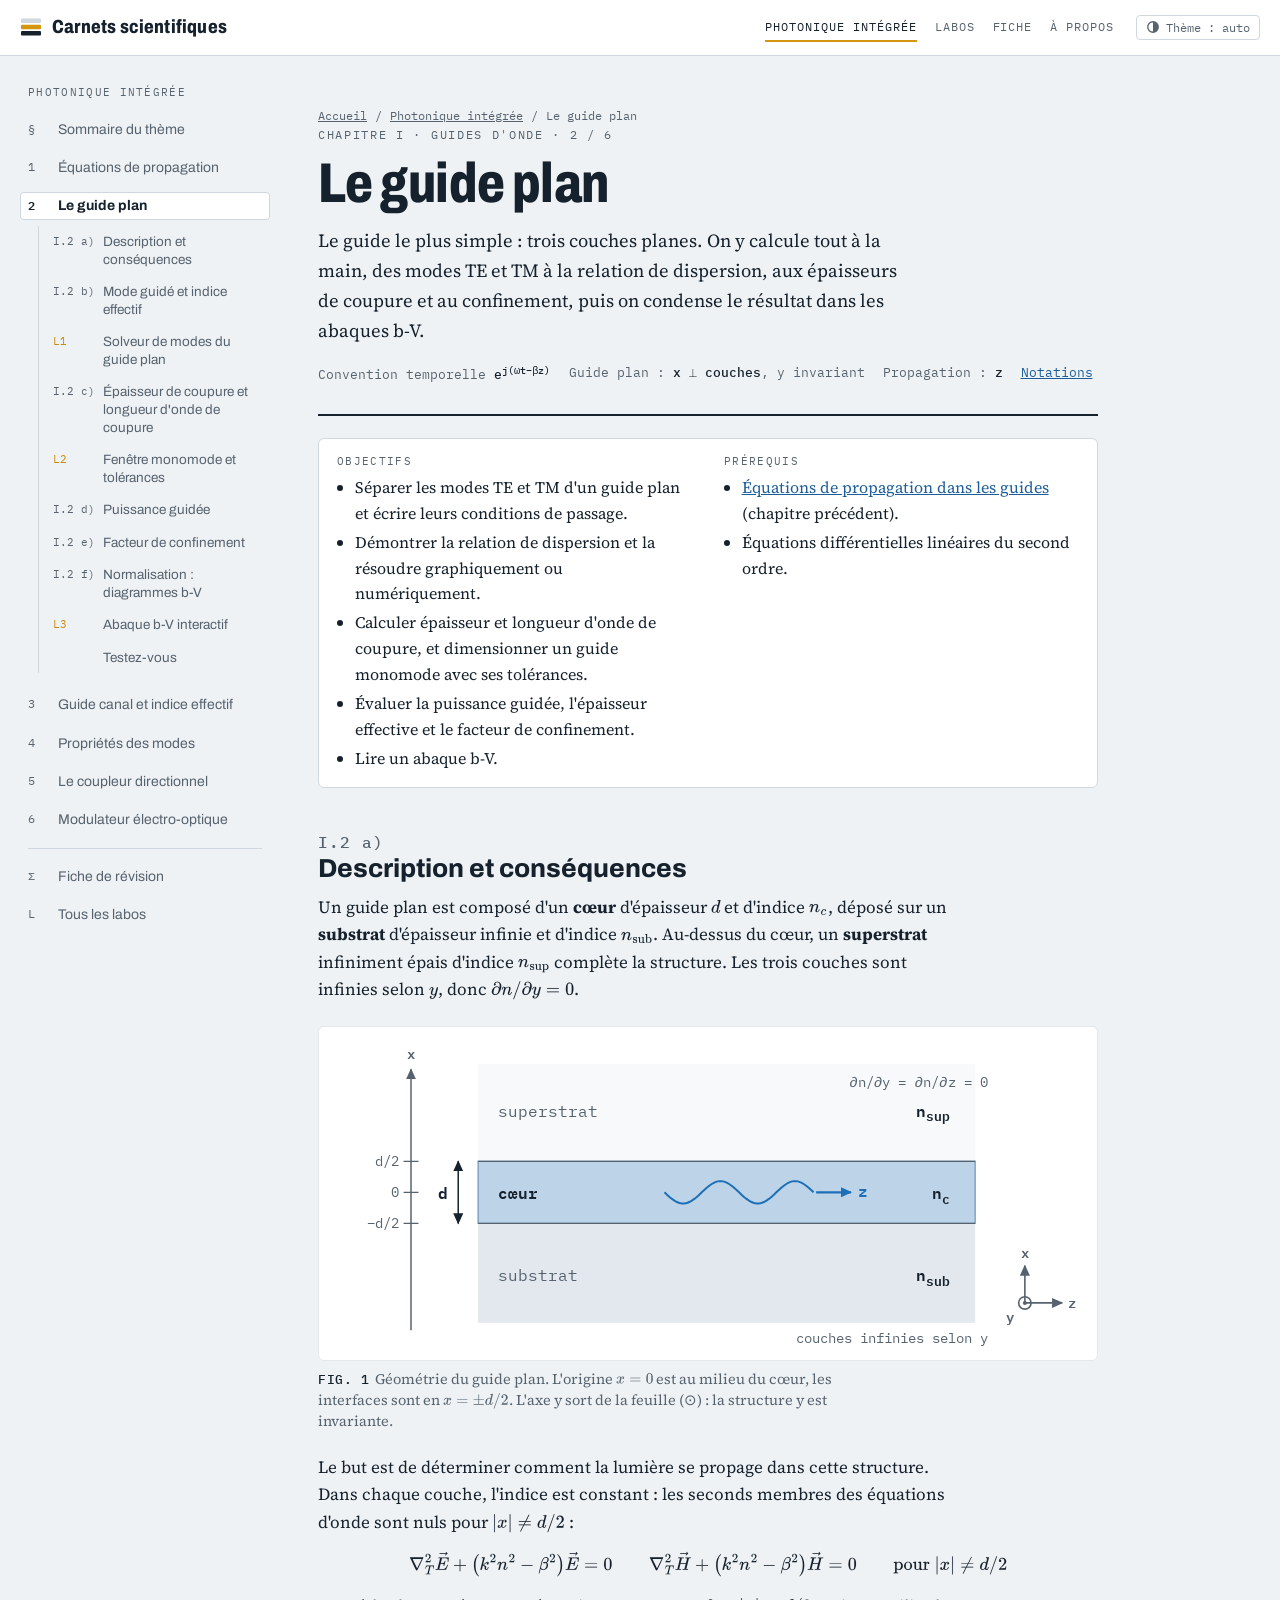
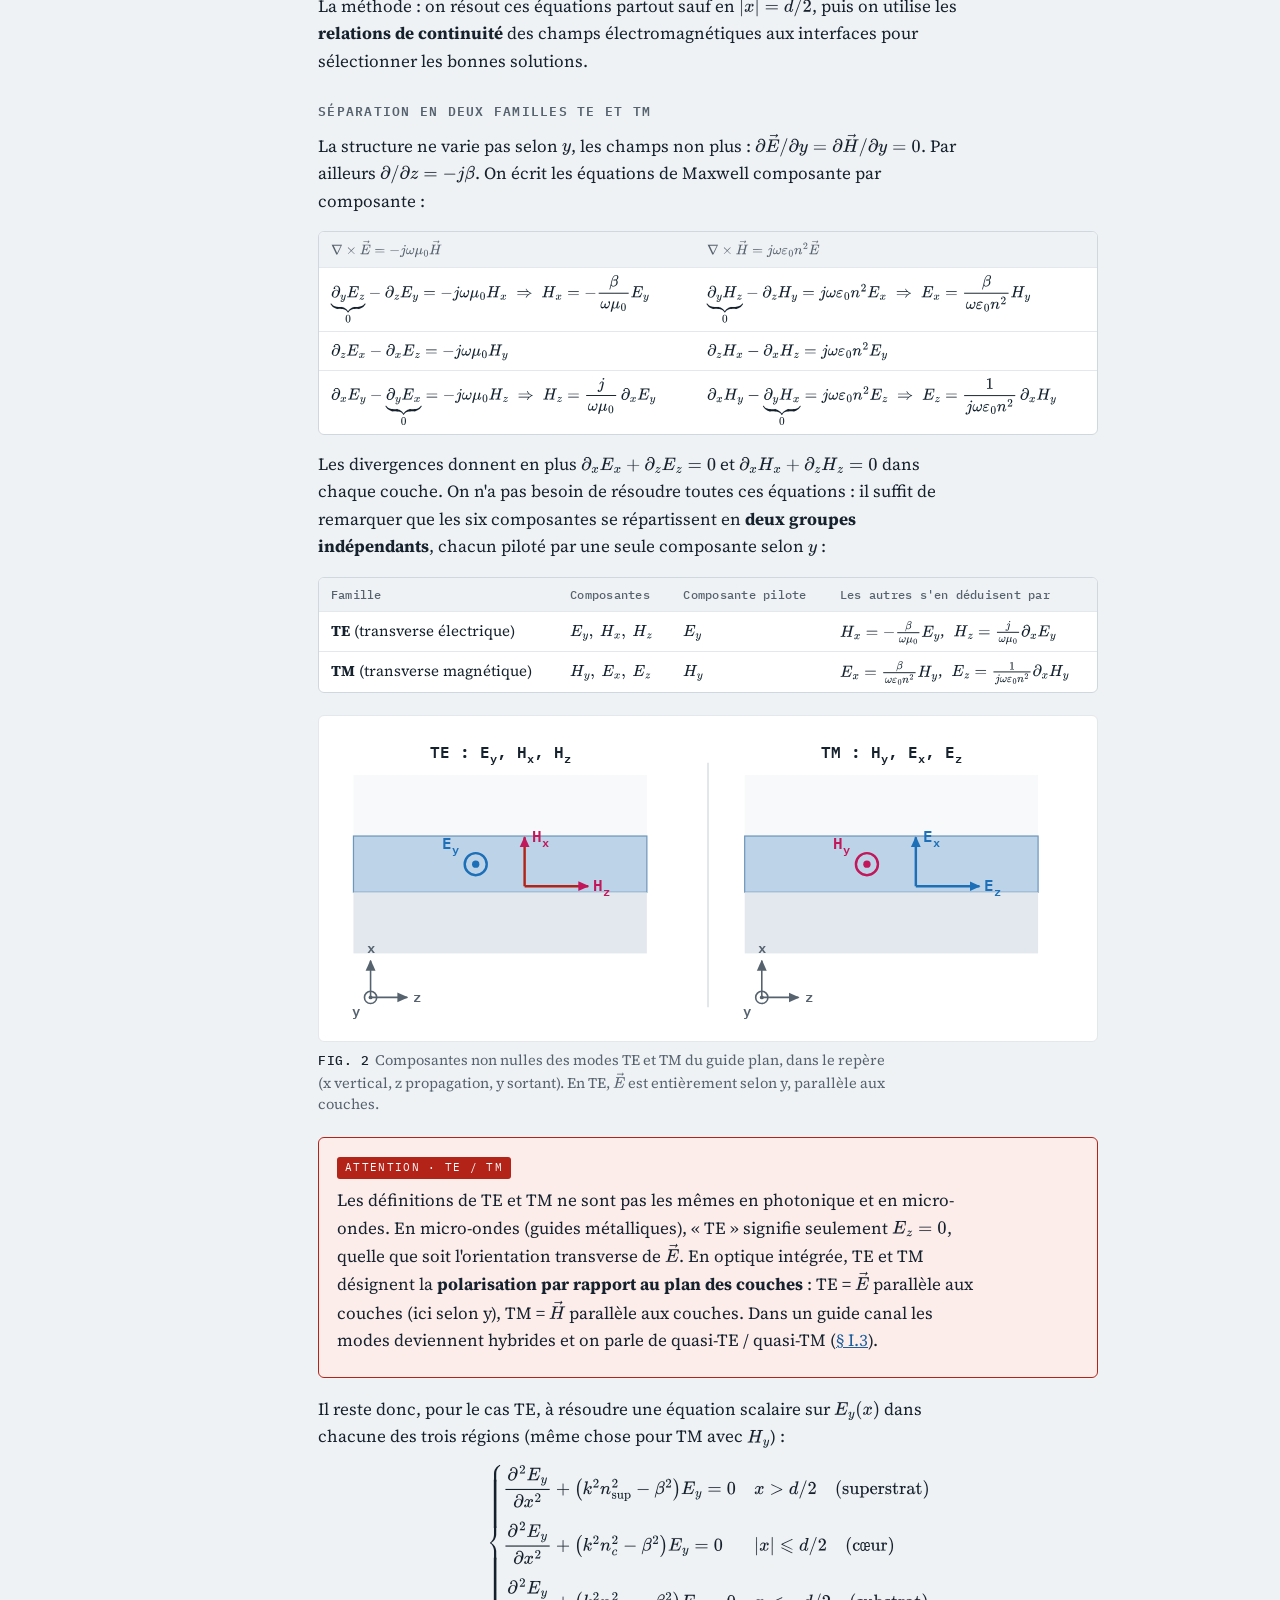
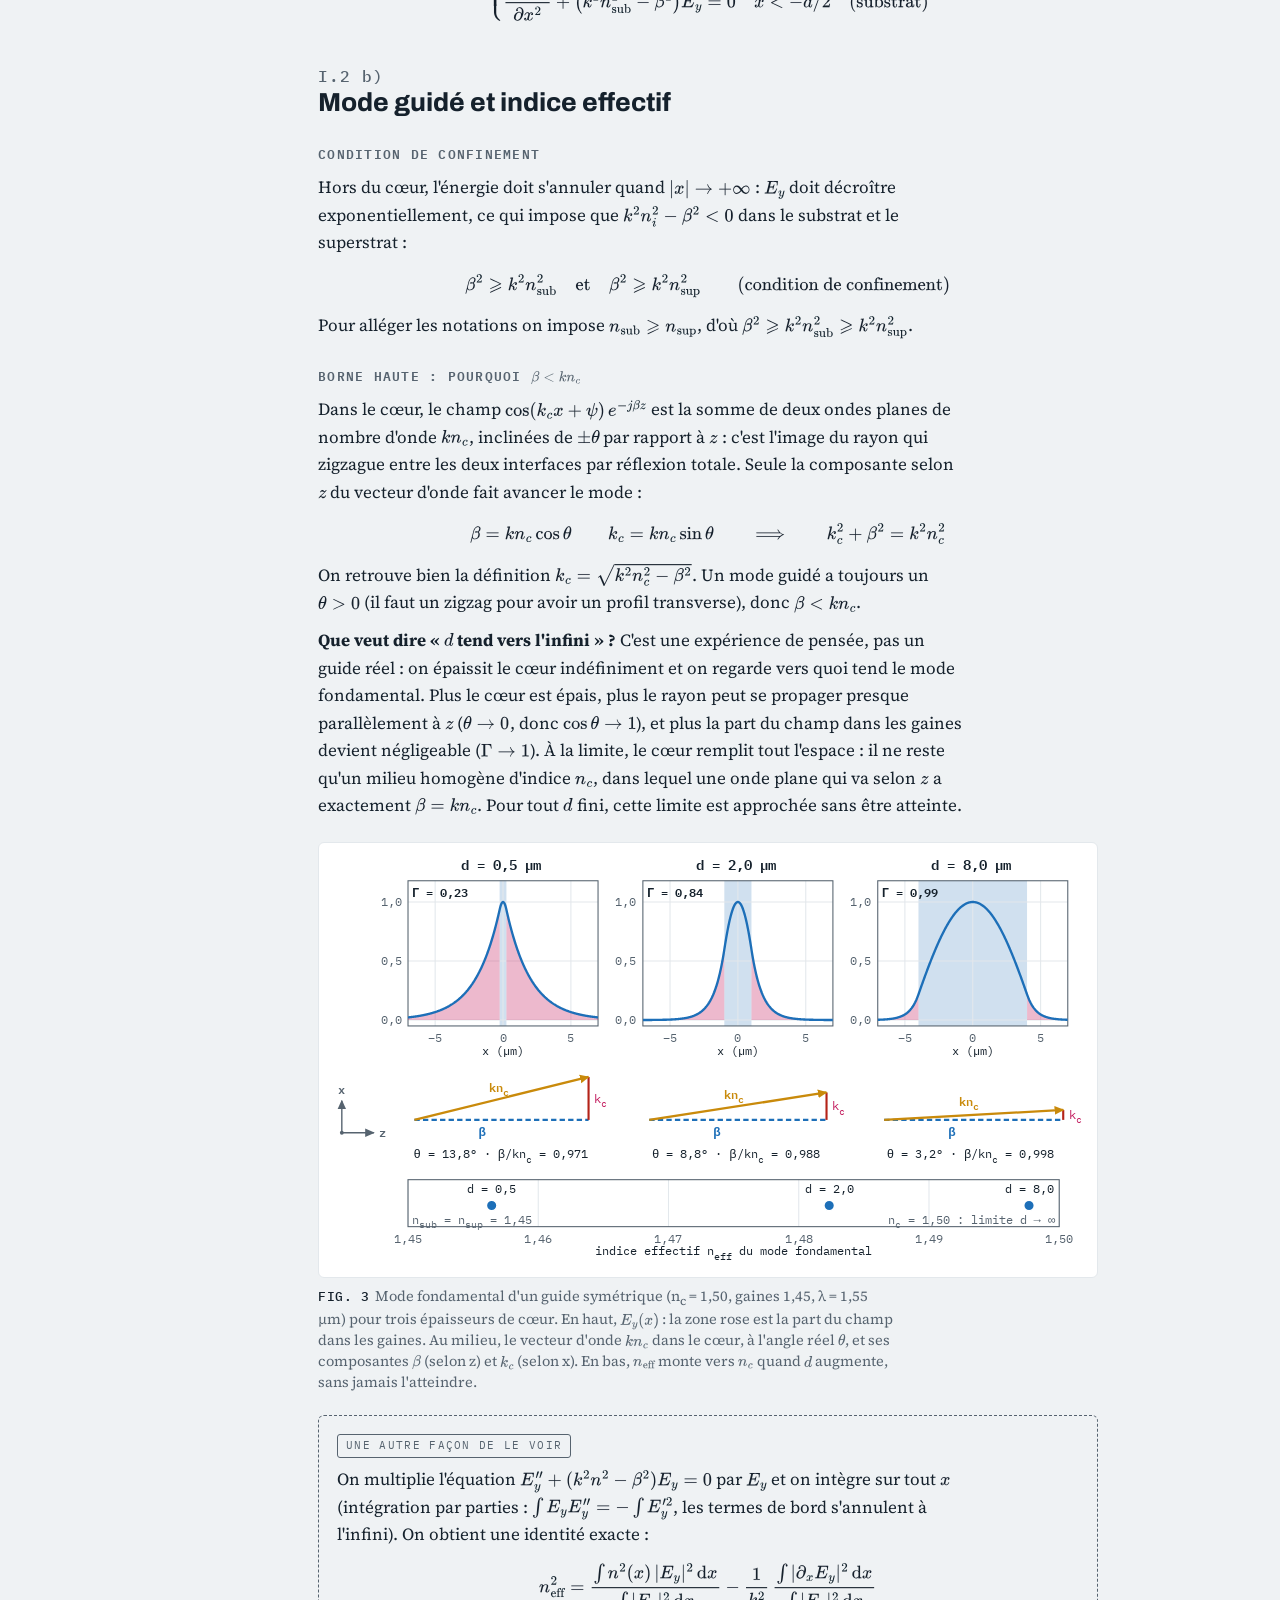
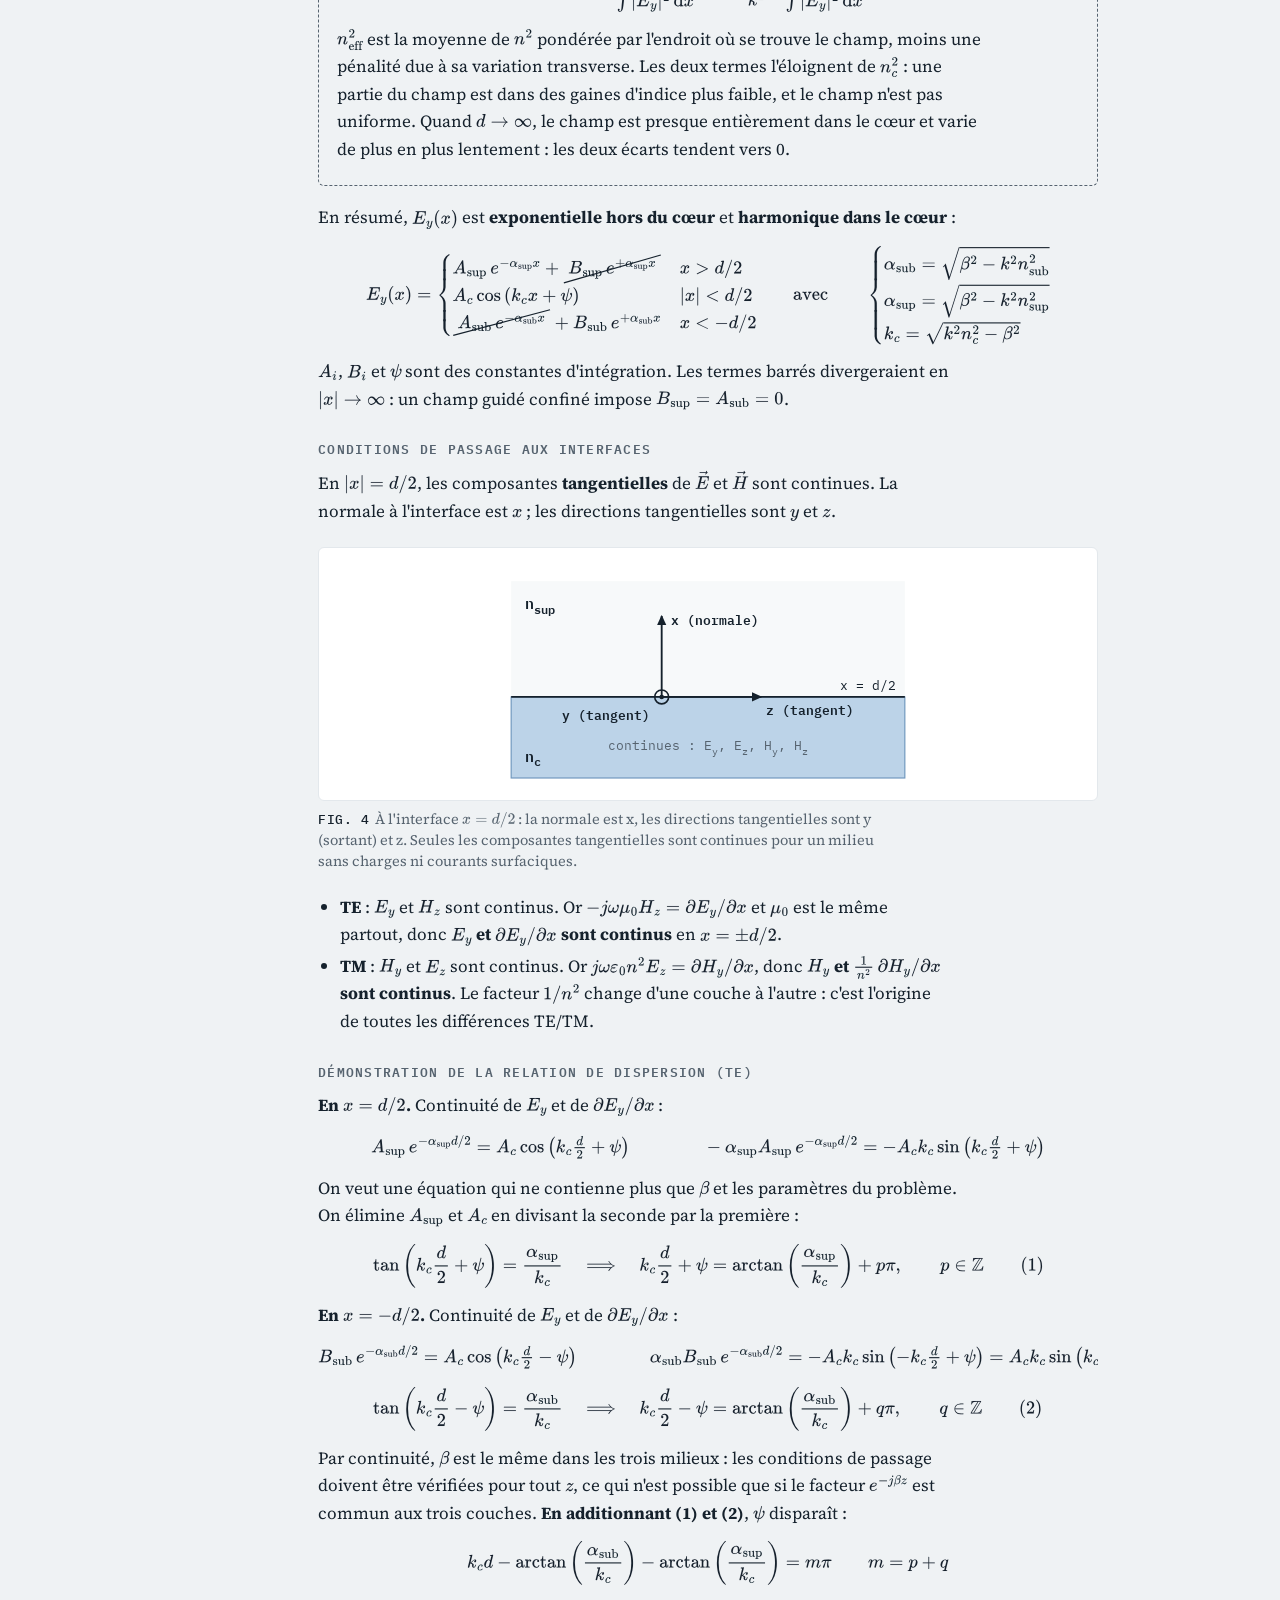
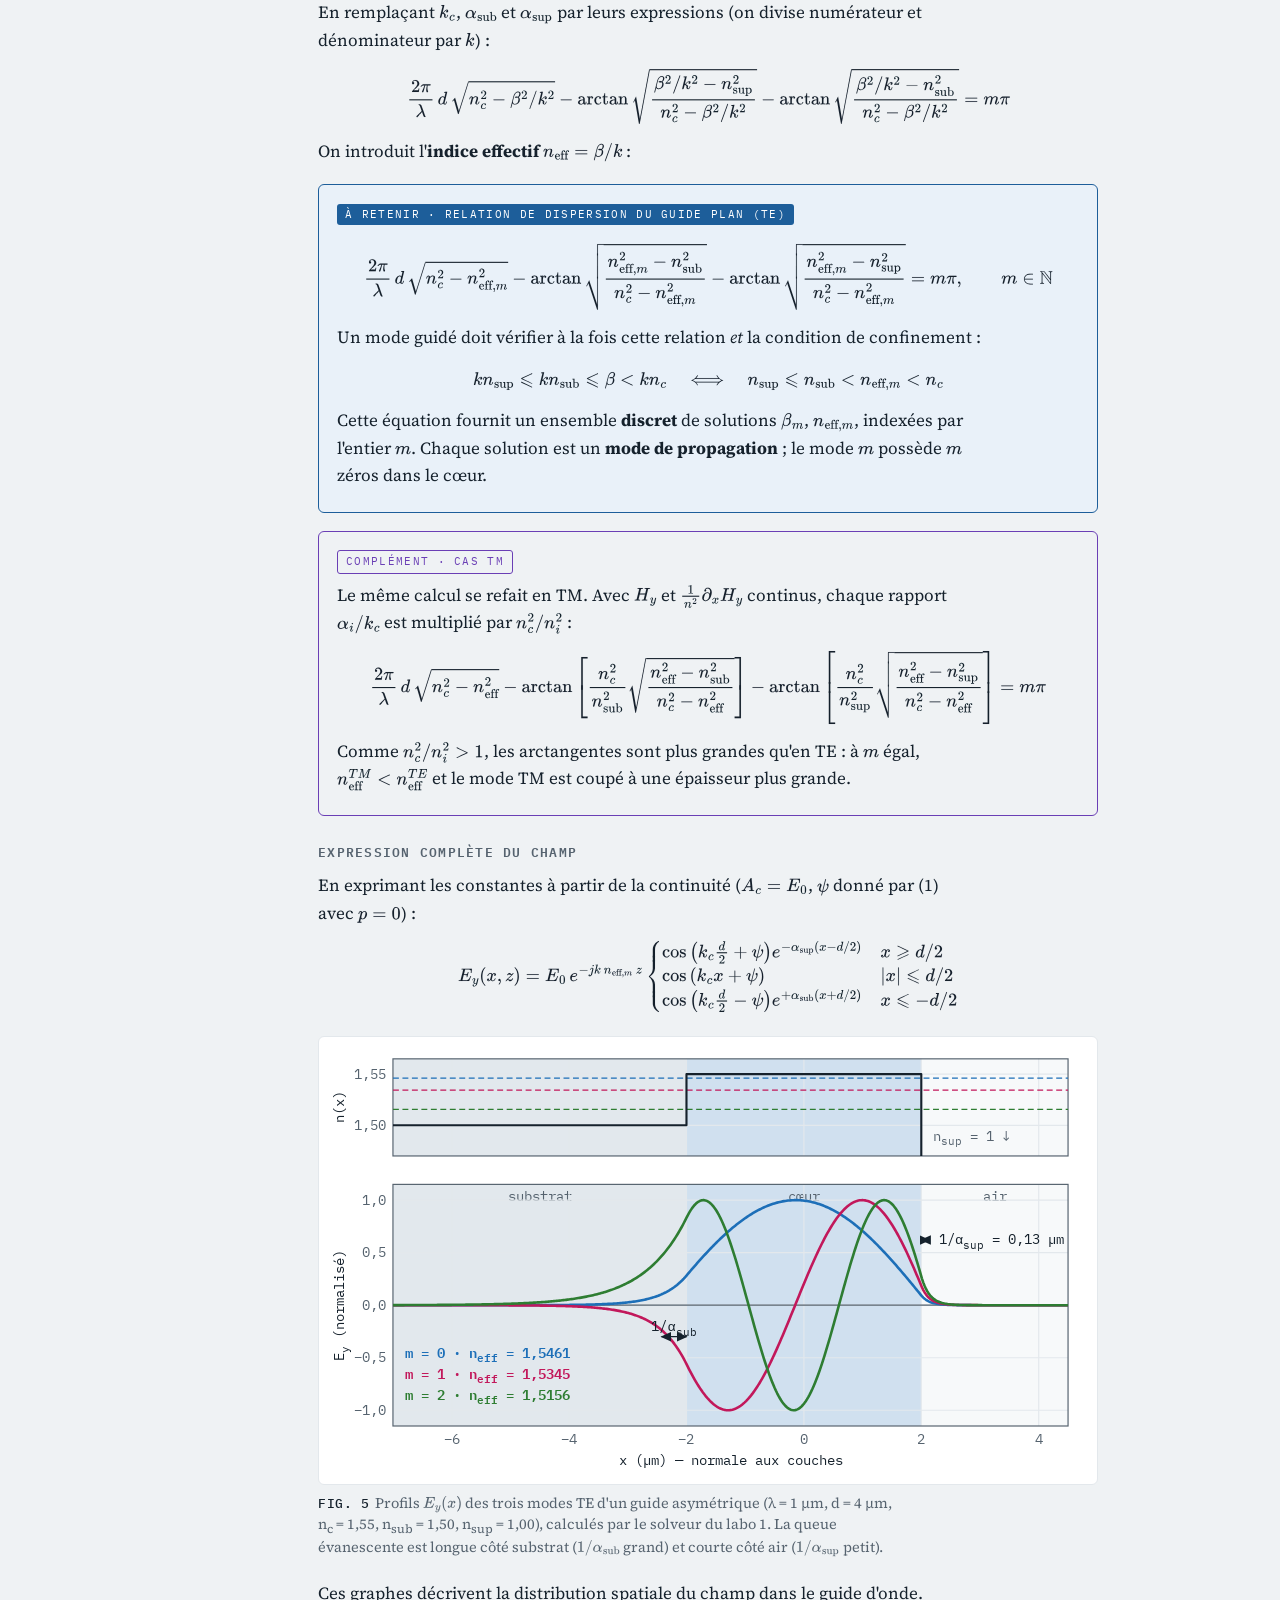
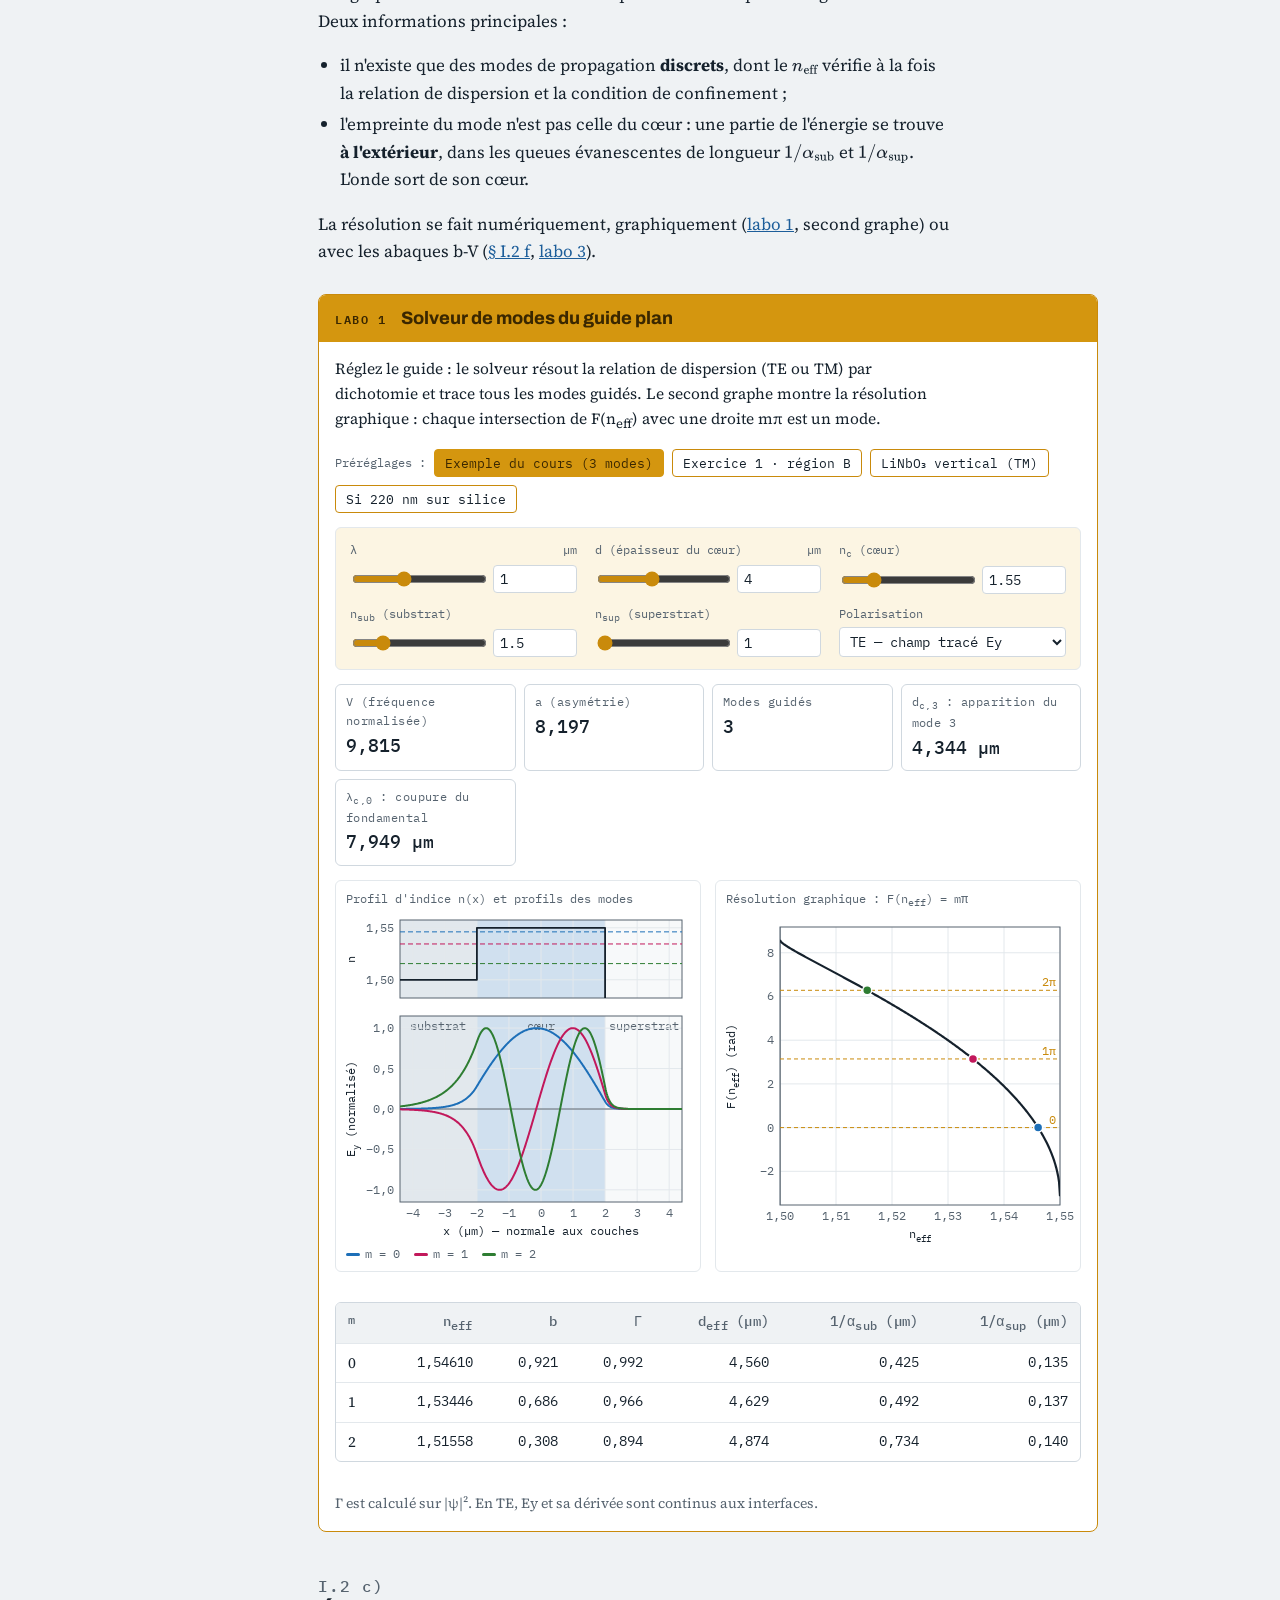
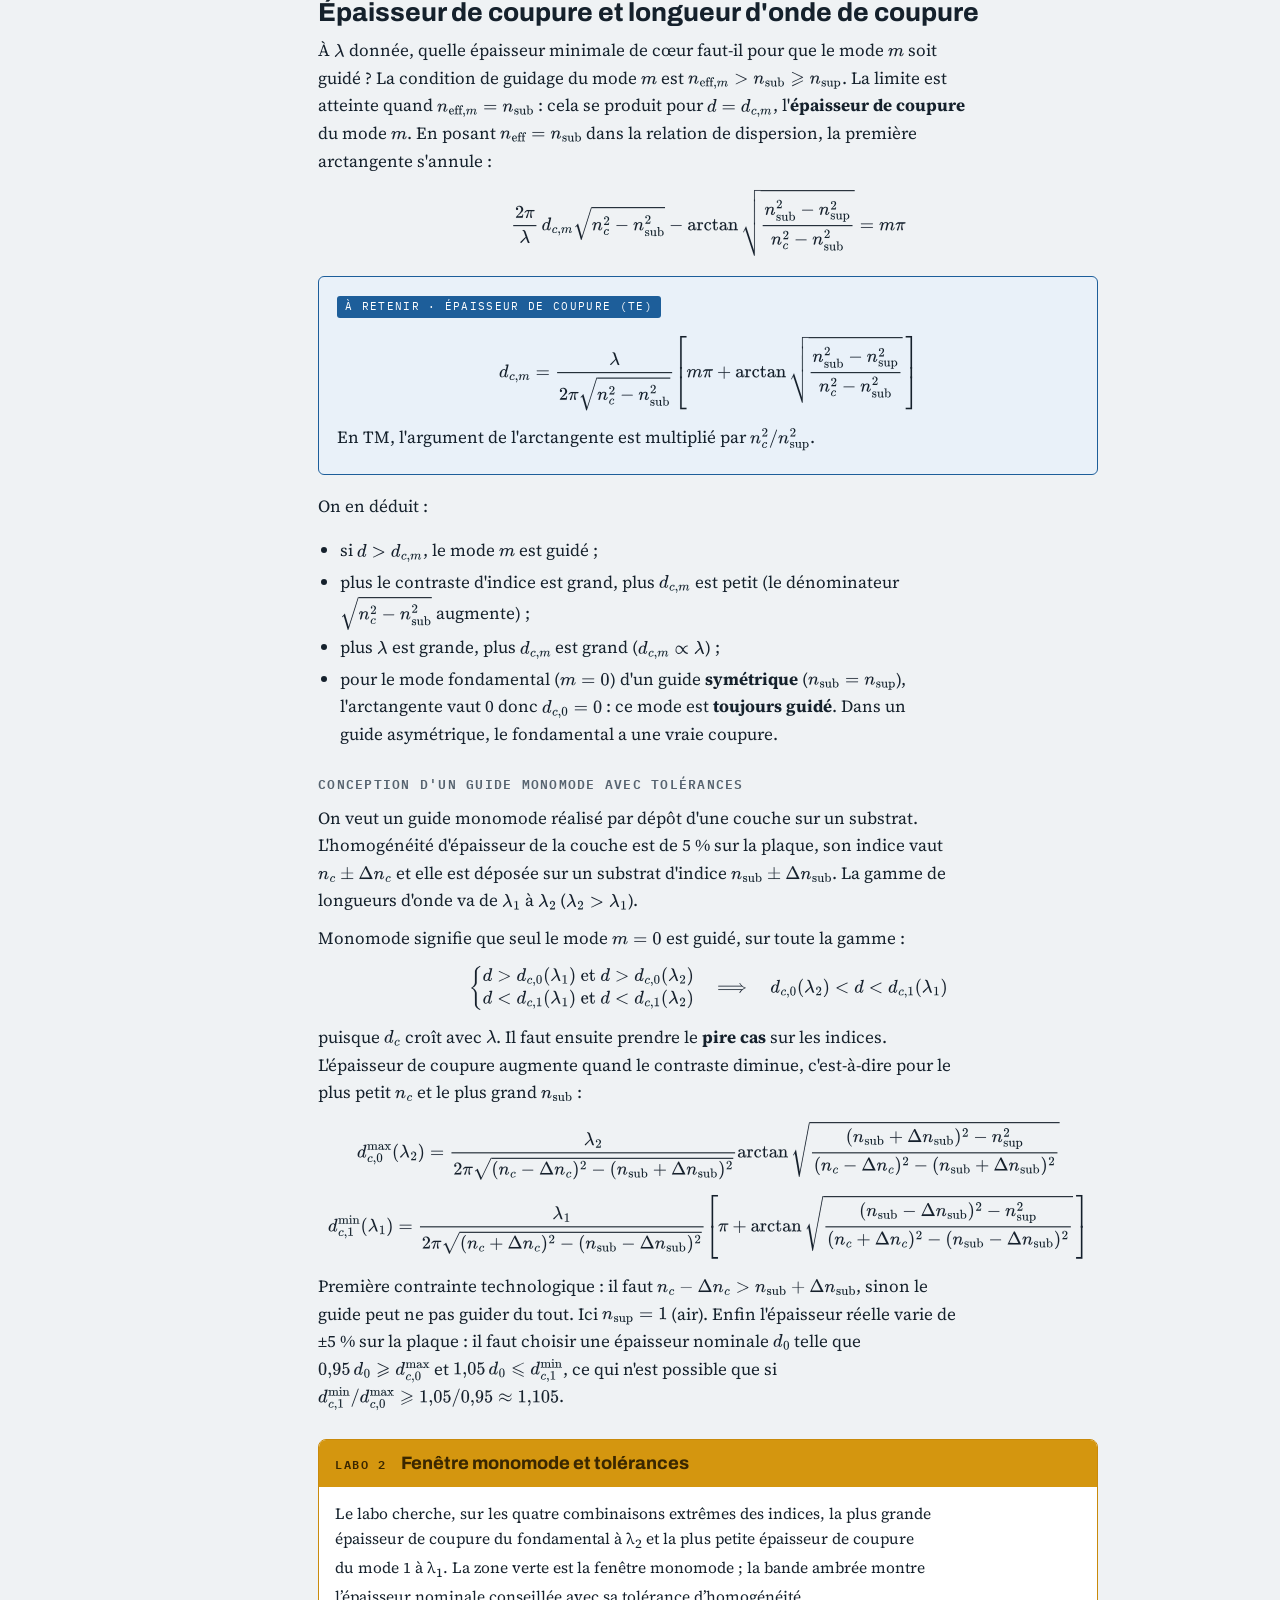
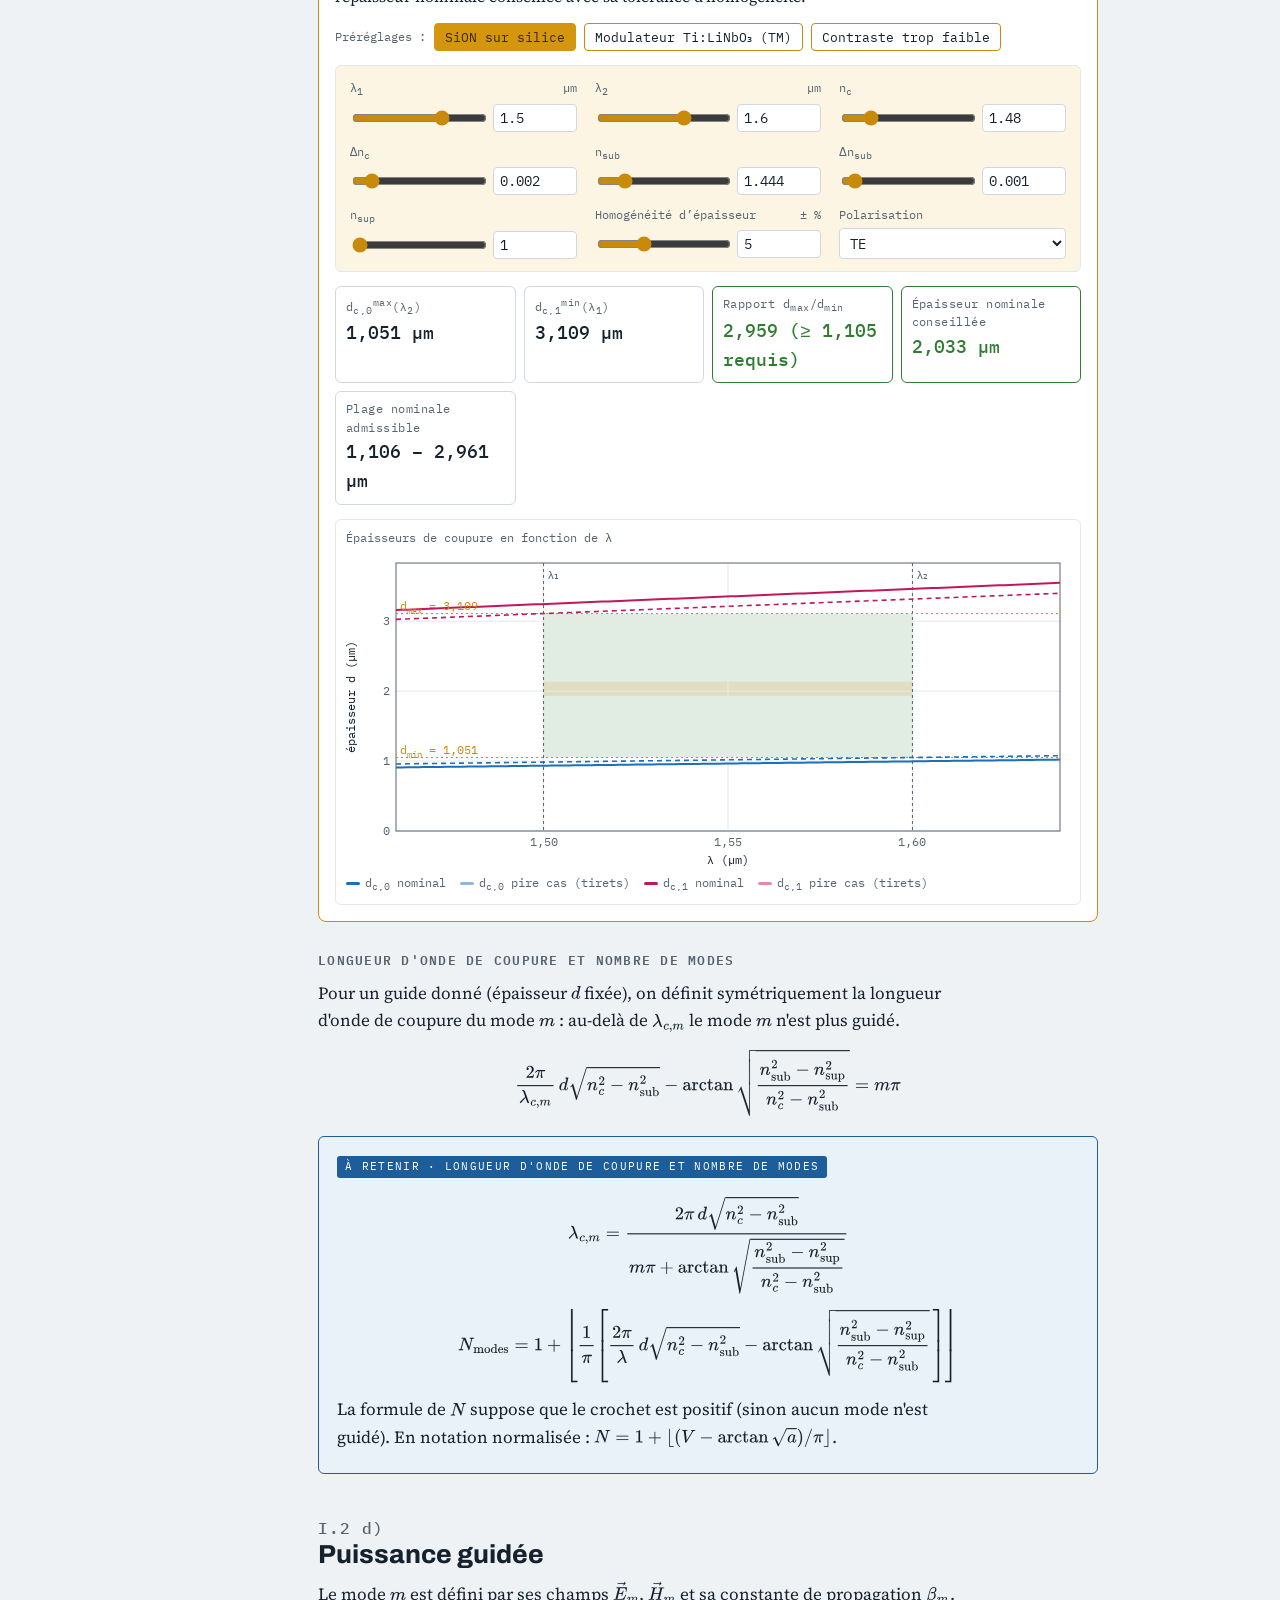
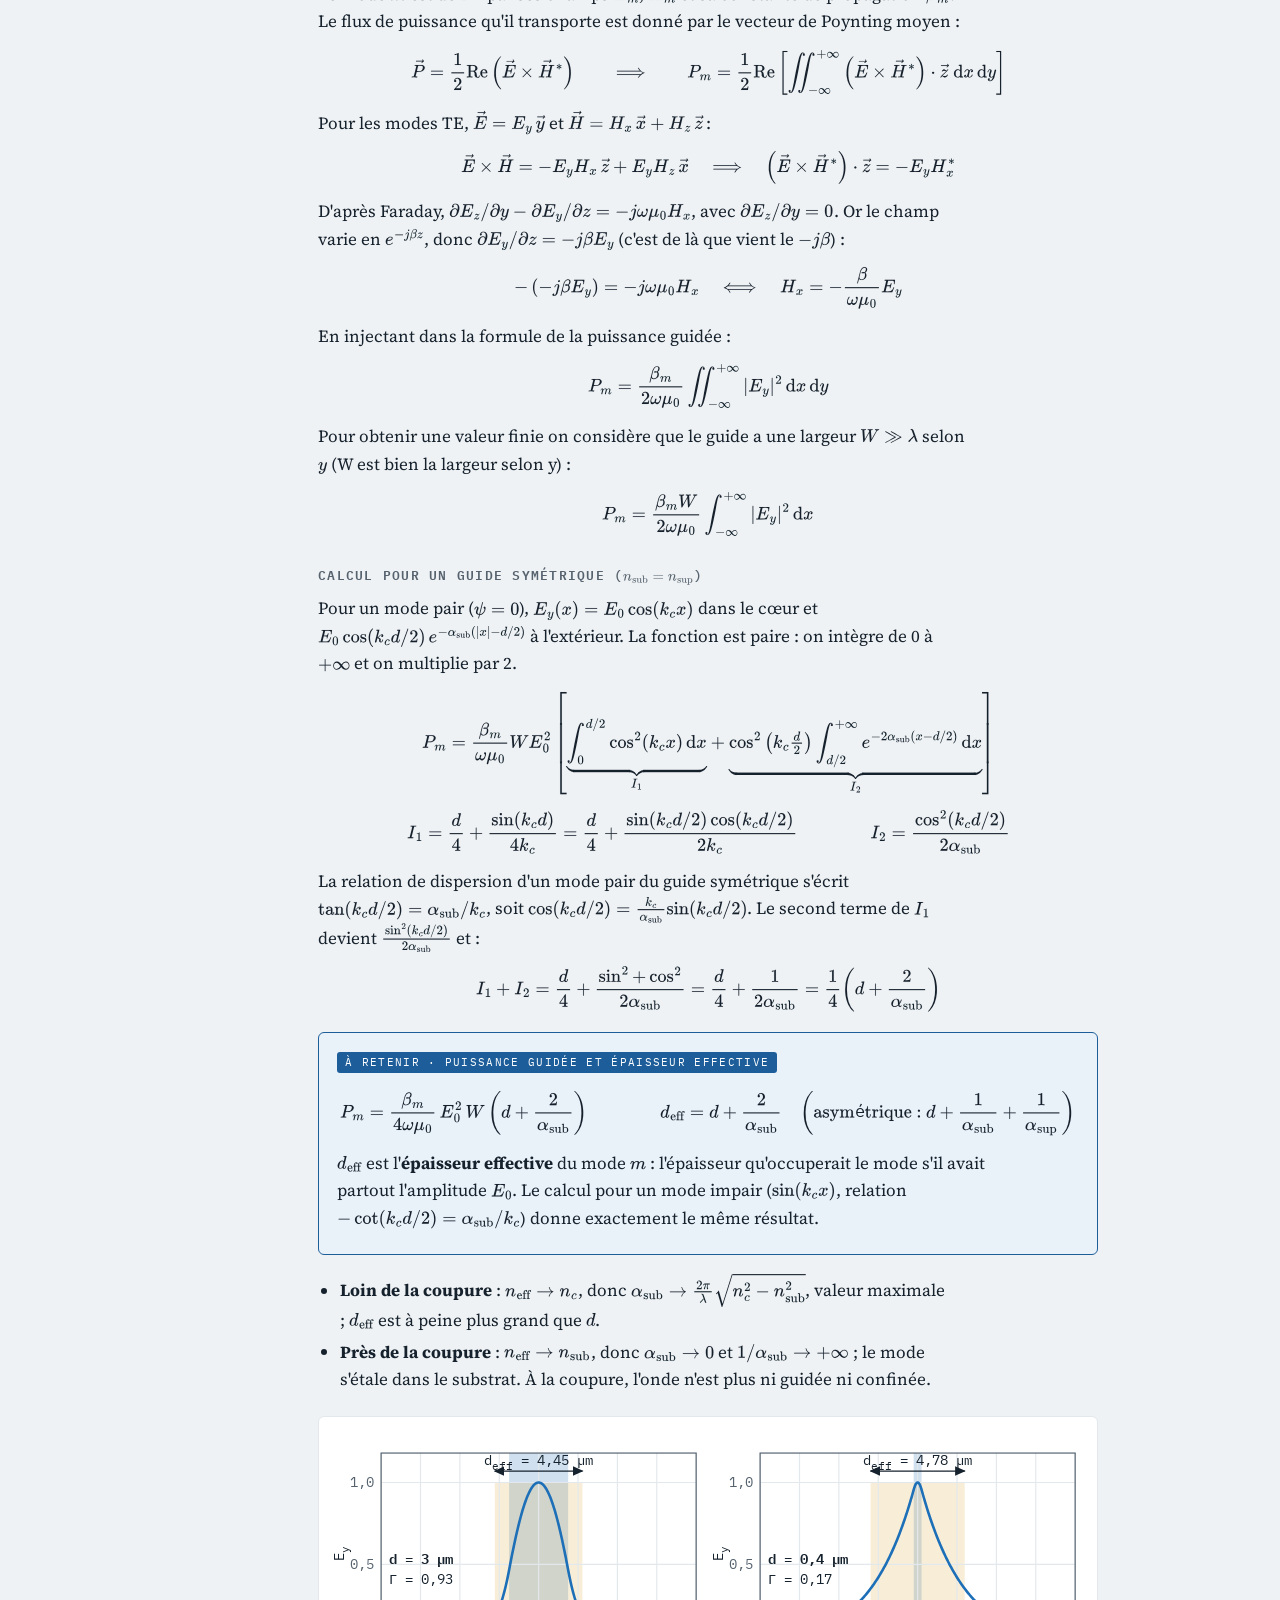
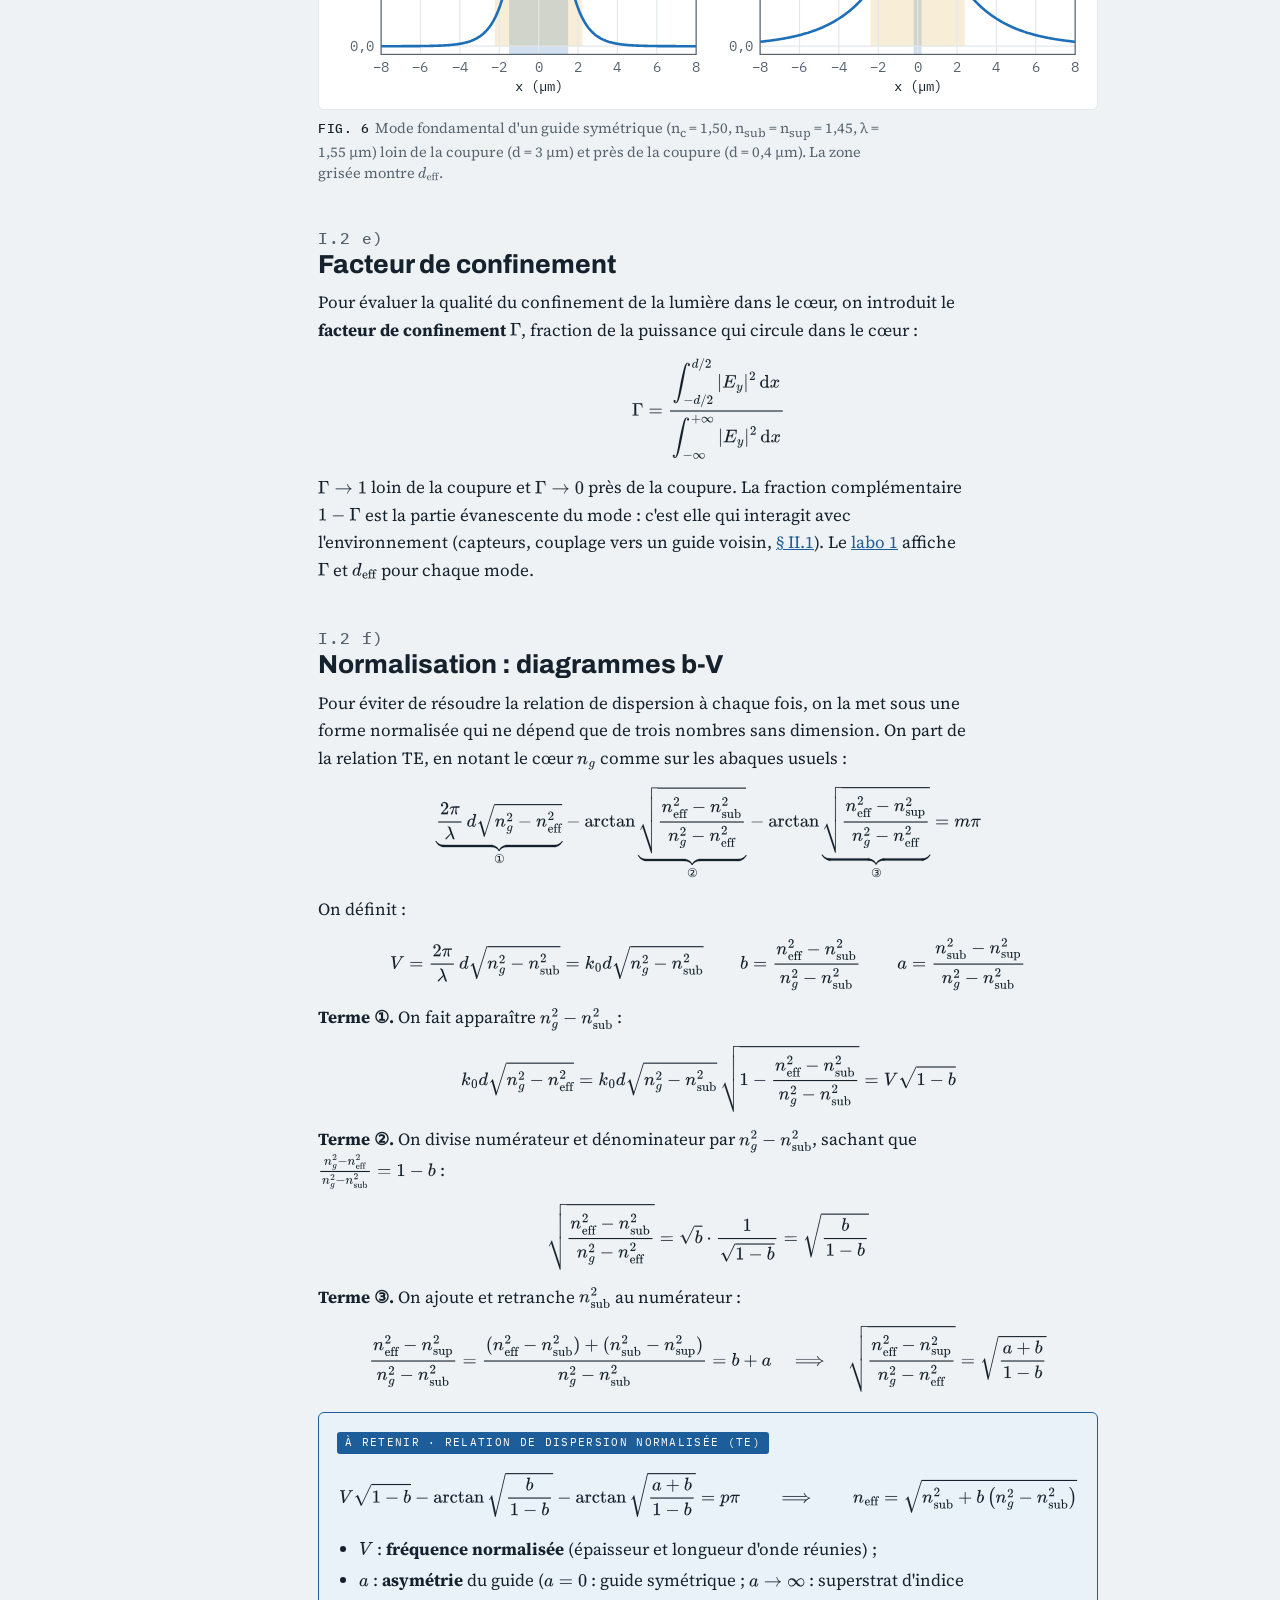
<file: photonique-integree/guide-plan.html>
<!doctype html>
<html lang="fr">
<head>
<meta charset="utf-8">
<meta name="viewport" content="width=device-width,initial-scale=1,viewport-fit=cover">
<title>Le guide d&#x27;onde plan : modes TE/TM, coupure, abaques b-V · Photonique intégrée</title>
<meta name="claude:viewport-fit-sides" content="cover">
<meta name="description" content="Guide d&#x27;onde plan à trois couches : modes TE et TM, relation de dispersion démontrée, épaisseur et longueur d&#x27;onde de coupure, puissance guidée, confinement et abaques b-V, avec solveur interactif.">
<meta property="og:title" content="Le guide d&#x27;onde plan : modes TE/TM, coupure, abaques b-V · Photonique intégrée">
<meta property="og:description" content="Guide d&#x27;onde plan à trois couches : modes TE et TM, relation de dispersion démontrée, épaisseur et longueur d&#x27;onde de coupure, puissance guidée, confinement et abaques b-V, avec solveur interactif.">
<meta property="og:type" content="article">
<meta property="og:locale" content="fr_FR">
<meta property="og:site_name" content="Carnets scientifiques">
<meta name="theme-color" content="#EFF2F4" media="(prefers-color-scheme: light)">
<meta name="theme-color" content="#0E1317" media="(prefers-color-scheme: dark)">
<link rel="icon" href="../assets/favicon.svg" type="image/svg+xml">
<script>try{var t=localStorage.getItem('theme');if(t==='light'||t==='dark')document.documentElement.setAttribute('data-theme',t)}catch(e){}</script>
<link rel="preload" href="../assets/fonts/source-serif-4-latin-opsz-normal.woff2" as="font" type="font/woff2" crossorigin>
<link rel="stylesheet" href="../assets/fonts/polices.css">
<link rel="stylesheet" href="../assets/css/site.css">
<script defer src="../assets/js/mathjax-config.js"></script>
<script defer src="../assets/js/physique.js"></script>
<script defer src="../assets/js/trace.js"></script>
<script defer src="../assets/js/figures.js"></script>
<script defer src="../assets/js/labos.js"></script>
<script defer src="../assets/js/site.js"></script>
<script defer id="MathJax-script" src="../assets/vendor/mathjax/tex-svg-full.js"></script>
</head>
<body>
<a class="skip" href="#contenu">Aller au contenu</a>
<header class="topbar"><div class="topbar-in">
  <a class="brand" href="../index.html"><svg viewBox="0 0 22 22" aria-hidden="true"><rect x="1" y="2.5" width="20" height="4.5" rx="1" style="fill:var(--rule)"/><rect x="1" y="8.75" width="20" height="4.5" rx="1" style="fill:var(--amber)"/><rect x="1" y="15" width="20" height="4.5" rx="1" style="fill:var(--ink)"/></svg>Carnets scientifiques</a>
  <nav class="topnav" aria-label="Navigation du site">
    <a href="../photonique-integree/index.html" aria-current="page">Photonique intégrée</a>
    <a href="../photonique-integree/labos.html">Labos</a>
    <a href="../photonique-integree/fiche.html">Fiche</a>
    <a href="../a-propos.html">À propos</a>
  </nav>
  <button type="button" class="theme-btn" id="theme-toggle" aria-label="Changer de thème (automatique, clair, sombre)"><svg class="i-auto" viewBox="0 0 16 16" aria-hidden="true"><circle cx="8" cy="8" r="6" fill="none" stroke="currentColor" stroke-width="1.5"/><path d="M8 2a6 6 0 0 1 0 12z" fill="currentColor"/></svg><svg class="i-sun" viewBox="0 0 16 16" aria-hidden="true"><circle cx="8" cy="8" r="3.2" fill="currentColor"/><g stroke="currentColor" stroke-width="1.4" stroke-linecap="round"><path d="M8 1.2v1.6M8 13.2v1.6M1.2 8h1.6M13.2 8h1.6M3.2 3.2l1.1 1.1M11.7 11.7l1.1 1.1M3.2 12.8l1.1-1.1M11.7 4.3l1.1-1.1"/></g></svg><svg class="i-moon" viewBox="0 0 16 16" aria-hidden="true"><path d="M13.5 10.2A6 6 0 0 1 5.8 2.5a6 6 0 1 0 7.7 7.7z" fill="currentColor"/></svg><span>Thème : auto</span></button>
</div></header>
<div class="shell">
<aside class="side" aria-label="Sommaire">
  <p class="side-head"><a href="index.html">Photonique intégrée</a></p>
  <ol class="course">
    <li><a href="index.html"><span class="n">§</span><span>Sommaire du thème</span></a></li>
    <li><a href="equations-propagation.html"><span class="n">1</span><span>Équations de propagation</span></a></li>
    <li class="cur"><a href="guide-plan.html" aria-current="page"><span class="n">2</span><span>Le guide plan</span></a><ol class="toc" id="toc-list"></ol></li>
    <li><a href="guide-canal-indice-effectif.html"><span class="n">3</span><span>Guide canal et indice effectif</span></a></li>
    <li><a href="proprietes-des-modes.html"><span class="n">4</span><span>Propriétés des modes</span></a></li>
    <li><a href="coupleur-directionnel.html"><span class="n">5</span><span>Le coupleur directionnel</span></a></li>
    <li><a href="modulateur-electro-optique.html"><span class="n">6</span><span>Modulateur électro-optique</span></a></li>
    <li class="sep" aria-hidden="true"></li>
    <li><a href="fiche.html"><span class="n">Σ</span><span>Fiche de révision</span></a></li>
    <li><a href="labos.html"><span class="n">L</span><span>Tous les labos</span></a></li>
  </ol>
</aside>
<main id="contenu">
<div class="col">
<header class="hero">
  <nav class="crumbs" aria-label="Fil d'Ariane"><a href="../index.html">Accueil</a><span aria-hidden="true">/</span><a href="index.html">Photonique intégrée</a><span aria-hidden="true">/</span><span>Le guide plan</span></nav>
  <div class="eyebrow">Chapitre I · Guides d'onde · 2 / 6</div>
  <h1>Le guide plan</h1>
  <p class="lede">Le guide le plus simple : trois couches planes. On y calcule tout à la main, des modes TE et TM à la relation de dispersion, aux épaisseurs de coupure et au confinement, puis on condense le résultat dans les abaques b-V.</p>
  <div class="meta"><span>Convention temporelle <b>e<sup>j(ωt−βz)</sup></b></span><span>Guide plan : <b>x ⟂ couches</b>, y invariant</span><span>Propagation : <b>z</b></span><a href="index.html#notations">Notations</a></div>
  <details class="toc-m"><summary>Dans cette page</summary><ol id="toc-list-m"></ol></details>
</header>
<div class="goals"><div><p class="gh">Objectifs</p><ul><li>Séparer les modes TE et TM d'un guide plan et écrire leurs conditions de passage.</li><li>Démontrer la relation de dispersion et la résoudre graphiquement ou numériquement.</li><li>Calculer épaisseur et longueur d'onde de coupure, et dimensionner un guide monomode avec ses tolérances.</li><li>Évaluer la puissance guidée, l'épaisseur effective et le facteur de confinement.</li><li>Lire un abaque b-V.</li></ul></div><div><p class="gh">Prérequis</p><ul><li><a href="equations-propagation.html">Équations de propagation dans les guides</a> (chapitre précédent).</li><li>Équations différentielles linéaires du second ordre.</li></ul></div></div>

<h2 id="s-1-2a"><span class="num">I.2 a)</span>Description et conséquences</h2>
<p>Un guide plan est composé d'un <strong>cœur</strong> d'épaisseur $d$ et d'indice $n_c$, déposé sur un <strong>substrat</strong> d'épaisseur infinie et d'indice $\nsub$. Au-dessus du cœur, un <strong>superstrat</strong> infiniment épais d'indice $\nsup$ complète la structure. Les trois couches sont infinies selon $y$, donc $\partial n/\partial y = 0$.</p>
<figure>
  <div class="fig-scroll" id="fig-slab"></div>
  <figcaption><b>FIG. 1</b>Géométrie du guide plan. L'origine $x = 0$ est au milieu du cœur, les interfaces sont en $x = \pm d/2$. L'axe y sort de la feuille (⊙) : la structure y est invariante.</figcaption>
</figure>
<p>Le but est de déterminer comment la lumière se propage dans cette structure. Dans chaque couche, l'indice est constant : les seconds membres des équations d'onde sont nuls pour $|x| \neq d/2$ :</p>
$$\nabla_T^2\vE + \left(k^2n^2 - \beta^2\right)\vE = 0 \qquad \nabla_T^2\vH + \left(k^2n^2 - \beta^2\right)\vH = 0 \qquad \text{pour } |x| \neq d/2$$
<p>La méthode : on résout ces équations partout sauf en $|x| = d/2$, puis on utilise les <strong>relations de continuité</strong> des champs électromagnétiques aux interfaces pour sélectionner les bonnes solutions.</p>

<h3>Séparation en deux familles TE et TM</h3>
<p>La structure ne varie pas selon $y$, les champs non plus : $\partial\vE/\partial y = \partial\vH/\partial y = 0$. Par ailleurs $\partial/\partial z = -j\beta$. On écrit les équations de Maxwell composante par composante :</p>
<div class="tbl"><table>
<thead><tr><th>$\nabla\times\vE = -j\omega\mu_0\vH$</th><th>$\nabla\times\vH = j\omega\varepsilon_0 n^2\vE$</th></tr></thead>
<tbody>
<tr><td>$\underbrace{\partial_y E_z}_{0} - \partial_z E_y = -j\omega\mu_0 H_x \;\Rightarrow\; H_x = -\dfrac{\beta}{\omega\mu_0}E_y$</td><td>$\underbrace{\partial_y H_z}_{0} - \partial_z H_y = j\omega\varepsilon_0n^2E_x \;\Rightarrow\; E_x = \dfrac{\beta}{\omega\varepsilon_0n^2}H_y$</td></tr>
<tr><td>$\partial_z E_x - \partial_x E_z = -j\omega\mu_0 H_y$</td><td>$\partial_z H_x - \partial_x H_z = j\omega\varepsilon_0n^2E_y$</td></tr>
<tr><td>$\partial_x E_y - \underbrace{\partial_y E_x}_{0} = -j\omega\mu_0 H_z \;\Rightarrow\; H_z = \dfrac{j}{\omega\mu_0}\,\partial_x E_y$</td><td>$\partial_x H_y - \underbrace{\partial_y H_x}_{0} = j\omega\varepsilon_0n^2E_z \;\Rightarrow\; E_z = \dfrac{1}{j\omega\varepsilon_0n^2}\,\partial_x H_y$</td></tr>
</tbody></table></div>
<p>Les divergences donnent en plus $\partial_x E_x + \partial_z E_z = 0$ et $\partial_x H_x + \partial_z H_z = 0$ dans chaque couche. On n'a pas besoin de résoudre toutes ces équations : il suffit de remarquer que les six composantes se répartissent en <strong>deux groupes indépendants</strong>, chacun piloté par une seule composante selon $y$ :</p>
<div class="tbl"><table>
<thead><tr><th>Famille</th><th>Composantes</th><th>Composante pilote</th><th>Les autres s'en déduisent par</th></tr></thead>
<tbody>
<tr><td><strong>TE</strong> (transverse électrique)</td><td>$E_y,\ H_x,\ H_z$</td><td>$E_y$</td><td>$H_x = -\frac{\beta}{\omega\mu_0}E_y$, $\;H_z = \frac{j}{\omega\mu_0}\partial_x E_y$</td></tr>
<tr><td><strong>TM</strong> (transverse magnétique)</td><td>$H_y,\ E_x,\ E_z$</td><td>$H_y$</td><td>$E_x = \frac{\beta}{\omega\varepsilon_0n^2}H_y$, $\;E_z = \frac{1}{j\omega\varepsilon_0n^2}\partial_x H_y$</td></tr>
</tbody></table></div>
<figure>
  <div class="fig-scroll" id="fig-tetm"></div>
  <figcaption><b>FIG. 2</b>Composantes non nulles des modes TE et TM du guide plan, dans le repère (x vertical, z propagation, y sortant). En TE, $\vE$ est entièrement selon y, parallèle aux couches.</figcaption>
</figure>
<div class="box warn">
  <span class="tag">Attention · TE / TM</span>
  <p>Les définitions de TE et TM ne sont pas les mêmes en photonique et en micro-ondes. En micro-ondes (guides métalliques), « TE » signifie seulement $E_z = 0$, quelle que soit l'orientation transverse de $\vE$. En optique intégrée, TE et TM désignent la <strong>polarisation par rapport au plan des couches</strong> : TE = $\vE$ parallèle aux couches (ici selon y), TM = $\vH$ parallèle aux couches. Dans un guide canal les modes deviennent hybrides et on parle de quasi-TE / quasi-TM (<a href="guide-canal-indice-effectif.html#s-1-3a">§ I.3</a>).</p>
</div>
<p>Il reste donc, pour le cas TE, à résoudre une équation scalaire sur $E_y(x)$ dans chacune des trois régions (même chose pour TM avec $H_y$) :</p>
$$\begin{cases}
\dfrac{\partial^2E_y}{\partial x^2} + \left(k^2\nsup^2 - \beta^2\right)E_y = 0 & x \gt d/2 \quad\text{(superstrat)}\\[2mm]
\dfrac{\partial^2E_y}{\partial x^2} + \left(k^2n_c^2 - \beta^2\right)E_y = 0 & |x| \leqslant d/2 \quad\text{(cœur)}\\[2mm]
\dfrac{\partial^2E_y}{\partial x^2} + \left(k^2\nsub^2 - \beta^2\right)E_y = 0 & x \lt -d/2 \quad\text{(substrat)}
\end{cases}$$

<h2 id="s-1-2b"><span class="num">I.2 b)</span>Mode guidé et indice effectif</h2>
<h3>Condition de confinement</h3>
<p>Hors du cœur, l'énergie doit s'annuler quand $|x| \to +\infty$ : $E_y$ doit décroître exponentiellement, ce qui impose que $k^2n_i^2 - \beta^2 \lt 0$ dans le substrat et le superstrat :</p>
$$\beta^2 \geqslant k^2\nsub^2 \quad\text{et}\quad \beta^2 \geqslant k^2\nsup^2 \qquad\text{(condition de confinement)}$$
<p>Pour alléger les notations on impose $\nsub \geqslant \nsup$, d'où $\beta^2 \geqslant k^2\nsub^2 \geqslant k^2\nsup^2$.</p>
<h3>Borne haute : pourquoi $\beta \lt kn_c$</h3>
<p>Dans le cœur, le champ $\cos(k_cx + \psi)\,e^{-j\beta z}$ est la somme de deux ondes planes de nombre d'onde $kn_c$, inclinées de $\pm\theta$ par rapport à $z$ : c'est l'image du rayon qui zigzague entre les deux interfaces par réflexion totale. Seule la composante selon $z$ du vecteur d'onde fait avancer le mode :</p>
$$\beta = kn_c\cos\theta \qquad k_c = kn_c\sin\theta \qquad\Longrightarrow\qquad k_c^2 + \beta^2 = k^2n_c^2$$
<p>On retrouve bien la définition $k_c = \sqrt{k^2n_c^2 - \beta^2}$. Un mode guidé a toujours un $\theta \gt 0$ (il faut un zigzag pour avoir un profil transverse), donc $\beta \lt kn_c$.</p>
<p><strong>Que veut dire « $d$ tend vers l'infini » ?</strong> C'est une expérience de pensée, pas un guide réel : on épaissit le cœur indéfiniment et on regarde vers quoi tend le mode fondamental. Plus le cœur est épais, plus le rayon peut se propager presque parallèlement à $z$ ($\theta \to 0$, donc $\cos\theta \to 1$), et plus la part du champ dans les gaines devient négligeable ($\Gamma \to 1$). À la limite, le cœur remplit tout l'espace : il ne reste qu'un milieu homogène d'indice $n_c$, dans lequel une onde plane qui va selon $z$ a exactement $\beta = kn_c$. Pour tout $d$ fini, cette limite est approchée sans être atteinte.</p>
<figure>
  <div class="fig-scroll" id="fig-bound"></div>
  <figcaption><b>FIG. 3</b>Mode fondamental d'un guide symétrique (n<sub>c</sub> = 1,50, gaines 1,45, λ = 1,55 µm) pour trois épaisseurs de cœur. En haut, $E_y(x)$ : la zone rose est la part du champ dans les gaines. Au milieu, le vecteur d'onde $kn_c$ dans le cœur, à l'angle réel $\theta$, et ses composantes $\beta$ (selon z) et $k_c$ (selon x). En bas, $\neff$ monte vers $n_c$ quand $d$ augmente, sans jamais l'atteindre.</figcaption>
</figure>
<div class="box intu">
  <span class="tag">Une autre façon de le voir</span>
  <p>On multiplie l'équation $E_y'' + (k^2n^2 - \beta^2)E_y = 0$ par $E_y$ et on intègre sur tout $x$ (intégration par parties : $\int E_yE_y'' = -\int E_y'^2$, les termes de bord s'annulent à l'infini). On obtient une identité exacte :</p>
  $$\neff^2 = \frac{\int n^2(x)\,|E_y|^2\,\dd x}{\int |E_y|^2\,\dd x} - \frac{1}{k^2}\,\frac{\int |\partial_xE_y|^2\,\dd x}{\int |E_y|^2\,\dd x}$$
  <p>$\neff^2$ est la moyenne de $n^2$ pondérée par l'endroit où se trouve le champ, moins une pénalité due à sa variation transverse. Les deux termes l'éloignent de $n_c^2$ : une partie du champ est dans des gaines d'indice plus faible, et le champ n'est pas uniforme. Quand $d \to \infty$, le champ est presque entièrement dans le cœur et varie de plus en plus lentement : les deux écarts tendent vers 0.</p>
</div>
<p>En résumé, $E_y(x)$ est <strong>exponentielle hors du cœur</strong> et <strong>harmonique dans le cœur</strong> :</p>
$$E_y(x) = \begin{cases}
\Asup\,e^{-\asup x} + \cancel{\Bsup\,e^{+\asup x}} & x \gt d/2\\
A_c\cos\left(k_cx + \psi\right) & |x| \lt d/2\\
\cancel{\Asub\,e^{-\asub x}} + \Bsub\,e^{+\asub x} & x \lt -d/2
\end{cases}
\qquad\text{avec}\qquad
\begin{cases}
\asub = \sqrt{\beta^2 - k^2\nsub^2}\\
\asup = \sqrt{\beta^2 - k^2\nsup^2}\\
k_c = \sqrt{k^2n_c^2 - \beta^2}
\end{cases}$$
<p>$A_i$, $B_i$ et $\psi$ sont des constantes d'intégration. Les termes barrés divergeraient en $|x| \to \infty$ : un champ guidé confiné impose $\Bsup = \Asub = 0$.</p>

<h3>Conditions de passage aux interfaces</h3>
<p>En $|x| = d/2$, les composantes <strong>tangentielles</strong> de $\vE$ et $\vH$ sont continues. La normale à l'interface est $x$ ; les directions tangentielles sont $y$ et $z$.</p>
<figure>
  <div class="fig-scroll narrow" id="fig-interf"></div>
  <figcaption><b>FIG. 4</b>À l'interface $x = d/2$ : la normale est x, les directions tangentielles sont y (sortant) et z. Seules les composantes tangentielles sont continues pour un milieu sans charges ni courants surfaciques.</figcaption>
</figure>
<ul>
  <li><strong>TE</strong> : $E_y$ et $H_z$ sont continus. Or $-j\omega\mu_0H_z = \partial E_y/\partial x$ et $\mu_0$ est le même partout, donc <strong>$E_y$ et $\partial E_y/\partial x$ sont continus</strong> en $x = \pm d/2$.</li>
  <li><strong>TM</strong> : $H_y$ et $E_z$ sont continus. Or $j\omega\varepsilon_0n^2E_z = \partial H_y/\partial x$, donc <strong>$H_y$ et $\frac{1}{n^2}\,\partial H_y/\partial x$ sont continus</strong>. Le facteur $1/n^2$ change d'une couche à l'autre : c'est l'origine de toutes les différences TE/TM.</li>
</ul>

<h3>Démonstration de la relation de dispersion (TE)</h3>
<p><strong>En $x = d/2$.</strong> Continuité de $E_y$ et de $\partial E_y/\partial x$ :</p>
$$\Asup\,e^{-\asup d/2} = A_c\cos\left(k_c\tfrac{d}{2} + \psi\right) \qquad\qquad -\asup\Asup\,e^{-\asup d/2} = -A_ck_c\sin\left(k_c\tfrac{d}{2} + \psi\right)$$
<p>On veut une équation qui ne contienne plus que $\beta$ et les paramètres du problème. On élimine $\Asup$ et $A_c$ en divisant la seconde par la première :</p>
$$\tan\left(k_c\frac{d}{2} + \psi\right) = \frac{\asup}{k_c} \quad\Longrightarrow\quad k_c\frac{d}{2} + \psi = \arctan\left(\frac{\asup}{k_c}\right) + p\pi,\qquad p\in\mathbb{Z} \qquad\text{(1)}$$
<p><strong>En $x = -d/2$.</strong> Continuité de $E_y$ et de $\partial E_y/\partial x$ :</p>
$$\Bsub\,e^{-\asub d/2} = A_c\cos\left(k_c\tfrac{d}{2} - \psi\right) \qquad\qquad \asub\Bsub\,e^{-\asub d/2} = -A_ck_c\sin\left(-k_c\tfrac{d}{2} + \psi\right) = A_ck_c\sin\left(k_c\tfrac{d}{2} - \psi\right)$$
$$\tan\left(k_c\frac{d}{2} - \psi\right) = \frac{\asub}{k_c} \quad\Longrightarrow\quad k_c\frac{d}{2} - \psi = \arctan\left(\frac{\asub}{k_c}\right) + q\pi,\qquad q\in\mathbb{Z} \qquad\text{(2)}$$
<p>Par continuité, $\beta$ est le même dans les trois milieux : les conditions de passage doivent être vérifiées pour tout $z$, ce qui n'est possible que si le facteur $e^{-j\beta z}$ est commun aux trois couches. <strong>En additionnant (1) et (2)</strong>, $\psi$ disparaît :</p>
$$k_cd - \arctan\left(\frac{\asub}{k_c}\right) - \arctan\left(\frac{\asup}{k_c}\right) = m\pi \qquad m = p + q$$
<p>En remplaçant $k_c$, $\asub$ et $\asup$ par leurs expressions (on divise numérateur et dénominateur par $k$) :</p>
$$\frac{2\pi}{\lambda}\,d\,\sqrt{n_c^2 - \beta^2/k^2} - \arctan\sqrt{\frac{\beta^2/k^2 - \nsup^2}{n_c^2 - \beta^2/k^2}} - \arctan\sqrt{\frac{\beta^2/k^2 - \nsub^2}{n_c^2 - \beta^2/k^2}} = m\pi$$
<p>On introduit l'<strong>indice effectif</strong> $\neff = \beta/k$ :</p>
<div class="box key">
  <span class="tag">À retenir · relation de dispersion du guide plan (TE)</span>
  $$\frac{2\pi}{\lambda}\,d\,\sqrt{n_c^2 - n_{\text{eff},m}^2} - \arctan\sqrt{\frac{n_{\text{eff},m}^2 - \nsub^2}{n_c^2 - n_{\text{eff},m}^2}} - \arctan\sqrt{\frac{n_{\text{eff},m}^2 - \nsup^2}{n_c^2 - n_{\text{eff},m}^2}} = m\pi,\qquad m\in\mathbb{N}$$
  <p>Un mode guidé doit vérifier à la fois cette relation <em>et</em> la condition de confinement :</p>
  $$k\nsup \leqslant k\nsub \leqslant \beta \lt kn_c \quad\Longleftrightarrow\quad \nsup \leqslant \nsub \lt n_{\text{eff},m} \lt n_c$$
  <p>Cette équation fournit un ensemble <strong>discret</strong> de solutions $\beta_m$, $n_{\text{eff},m}$, indexées par l'entier $m$. Chaque solution est un <strong>mode de propagation</strong> ; le mode $m$ possède $m$ zéros dans le cœur.</p>
</div>
<div class="box comp">
  <span class="tag">Complément · cas TM</span>
  <p>Le même calcul se refait en TM. Avec $H_y$ et $\frac{1}{n^2}\partial_xH_y$ continus, chaque rapport $\alpha_i/k_c$ est multiplié par $n_c^2/n_i^2$ :</p>
  $$\frac{2\pi}{\lambda}\,d\,\sqrt{n_c^2 - \neff^2} - \arctan\left[\frac{n_c^2}{\nsub^2}\sqrt{\frac{\neff^2 - \nsub^2}{n_c^2 - \neff^2}}\right] - \arctan\left[\frac{n_c^2}{\nsup^2}\sqrt{\frac{\neff^2 - \nsup^2}{n_c^2 - \neff^2}}\right] = m\pi$$
  <p>Comme $n_c^2/n_i^2 \gt 1$, les arctangentes sont plus grandes qu'en TE : à $m$ égal, $n_{\text{eff}}^{TM} \lt n_{\text{eff}}^{TE}$ et le mode TM est coupé à une épaisseur plus grande.</p>
</div>

<h3>Expression complète du champ</h3>
<p>En exprimant les constantes à partir de la continuité ($A_c = E_0$, $\psi$ donné par (1) avec $p = 0$) :</p>
$$E_y(x,z) = E_0\,e^{-jk\,n_{\text{eff},m}\,z}\begin{cases}
\cos\left(k_c\tfrac{d}{2} + \psi\right)e^{-\asup(x - d/2)} & x \geqslant d/2\\
\cos\left(k_cx + \psi\right) & |x| \leqslant d/2\\
\cos\left(k_c\tfrac{d}{2} - \psi\right)e^{+\asub(x + d/2)} & x \leqslant -d/2
\end{cases}$$
<figure>
  <div class="fig-scroll" id="fig-modes"></div>
  <figcaption><b>FIG. 5</b>Profils $E_y(x)$ des trois modes TE d'un guide asymétrique (λ = 1 µm, d = 4 µm, n<sub>c</sub> = 1,55, n<sub>sub</sub> = 1,50, n<sub>sup</sub> = 1,00), calculés par le solveur du labo 1. La queue évanescente est longue côté substrat ($1/\asub$ grand) et courte côté air ($1/\asup$ petit).</figcaption>
</figure>
<p>Ces graphes décrivent la distribution spatiale du champ dans le guide d'onde. Deux informations principales :</p>
<ul>
  <li>il n'existe que des modes de propagation <strong>discrets</strong>, dont le $\neff$ vérifie à la fois la relation de dispersion et la condition de confinement ;</li>
  <li>l'empreinte du mode n'est pas celle du cœur : une partie de l'énergie se trouve <strong>à l'extérieur</strong>, dans les queues évanescentes de longueur $1/\asub$ et $1/\asup$. L'onde sort de son cœur.</li>
</ul>
<p>La résolution se fait numériquement, graphiquement (<a href="#lab1">labo 1</a>, second graphe) ou avec les abaques b-V (<a href="#s-1-2f">§ I.2 f</a>, <a href="#lab3">labo 3</a>).</p>

<section class="lab mj-ignore" id="lab1">
  <div class="lab-head"><span class="lab-id">Labo 1</span><span class="lab-name">Solveur de modes du guide plan</span></div>
  <div class="lab-body" id="lab1-body"></div>
</section>

<h2 id="s-1-2c"><span class="num">I.2 c)</span>Épaisseur de coupure et longueur d'onde de coupure</h2>
<p>À $\lambda$ donnée, quelle épaisseur minimale de cœur faut-il pour que le mode $m$ soit guidé ? La condition de guidage du mode $m$ est $n_{\text{eff},m} \gt \nsub \geqslant \nsup$. La limite est atteinte quand $n_{\text{eff},m} = \nsub$ : cela se produit pour $d = d_{c,m}$, l'<strong>épaisseur de coupure</strong> du mode $m$. En posant $\neff = \nsub$ dans la relation de dispersion, la première arctangente s'annule :</p>
$$\frac{2\pi}{\lambda}\,d_{c,m}\sqrt{n_c^2 - \nsub^2} - \arctan\sqrt{\frac{\nsub^2 - \nsup^2}{n_c^2 - \nsub^2}} = m\pi$$
<div class="box key">
  <span class="tag">À retenir · épaisseur de coupure (TE)</span>
  $$d_{c,m} = \frac{\lambda}{2\pi\sqrt{n_c^2 - \nsub^2}}\left[m\pi + \arctan\sqrt{\frac{\nsub^2 - \nsup^2}{n_c^2 - \nsub^2}}\,\right]$$
  <p>En TM, l'argument de l'arctangente est multiplié par $n_c^2/\nsup^2$.</p>
</div>
<p>On en déduit :</p>
<ul>
  <li>si $d \gt d_{c,m}$, le mode $m$ est guidé ;</li>
  <li>plus le contraste d'indice est grand, plus $d_{c,m}$ est petit (le dénominateur $\sqrt{n_c^2 - \nsub^2}$ augmente) ;</li>
  <li>plus $\lambda$ est grande, plus $d_{c,m}$ est grand ($d_{c,m} \propto \lambda$) ;</li>
  <li>pour le mode fondamental ($m = 0$) d'un guide <strong>symétrique</strong> ($\nsub = \nsup$), l'arctangente vaut 0 donc $d_{c,0} = 0$ : ce mode est <strong>toujours guidé</strong>. Dans un guide asymétrique, le fondamental a une vraie coupure.</li>
</ul>

<h3>Conception d'un guide monomode avec tolérances</h3>
<p>On veut un guide monomode réalisé par dépôt d'une couche sur un substrat. L'homogénéité d'épaisseur de la couche est de 5 % sur la plaque, son indice vaut $n_c \pm \Delta n_c$ et elle est déposée sur un substrat d'indice $\nsub \pm \Delta\nsub$. La gamme de longueurs d'onde va de $\lambda_1$ à $\lambda_2$ ($\lambda_2 \gt \lambda_1$).</p>
<p>Monomode signifie que seul le mode $m = 0$ est guidé, sur toute la gamme :</p>
$$\begin{cases}
d \gt d_{c,0}(\lambda_1)\ \text{et}\ d \gt d_{c,0}(\lambda_2)\\
d \lt d_{c,1}(\lambda_1)\ \text{et}\ d \lt d_{c,1}(\lambda_2)
\end{cases}
\quad\Longrightarrow\quad d_{c,0}(\lambda_2) \lt d \lt d_{c,1}(\lambda_1)$$
<p>puisque $d_c$ croît avec $\lambda$. Il faut ensuite prendre le <strong>pire cas</strong> sur les indices. L'épaisseur de coupure augmente quand le contraste diminue, c'est-à-dire pour le plus petit $n_c$ et le plus grand $\nsub$ :</p>
$$d_{c,0}^{\max}(\lambda_2) = \frac{\lambda_2}{2\pi\sqrt{(n_c - \Delta n_c)^2 - (\nsub + \Delta\nsub)^2}}\arctan\sqrt{\frac{(\nsub + \Delta\nsub)^2 - \nsup^2}{(n_c - \Delta n_c)^2 - (\nsub + \Delta\nsub)^2}}$$
$$d_{c,1}^{\min}(\lambda_1) = \frac{\lambda_1}{2\pi\sqrt{(n_c + \Delta n_c)^2 - (\nsub - \Delta\nsub)^2}}\left[\pi + \arctan\sqrt{\frac{(\nsub - \Delta\nsub)^2 - \nsup^2}{(n_c + \Delta n_c)^2 - (\nsub - \Delta\nsub)^2}}\,\right]$$
<p>Première contrainte technologique : il faut $n_c - \Delta n_c \gt \nsub + \Delta\nsub$, sinon le guide peut ne pas guider du tout. Ici $\nsup = 1$ (air). Enfin l'épaisseur réelle varie de ±5 % sur la plaque : il faut choisir une épaisseur nominale $d_0$ telle que $0{,}95\,d_0 \geqslant d_{c,0}^{\max}$ et $1{,}05\,d_0 \leqslant d_{c,1}^{\min}$, ce qui n'est possible que si $d_{c,1}^{\min}/d_{c,0}^{\max} \geqslant 1{,}05/0{,}95 \approx 1{,}105$.</p>

<section class="lab mj-ignore" id="lab2">
  <div class="lab-head"><span class="lab-id">Labo 2</span><span class="lab-name">Fenêtre monomode et tolérances</span></div>
  <div class="lab-body" id="lab2-body"></div>
</section>

<h3>Longueur d'onde de coupure et nombre de modes</h3>
<p>Pour un guide donné (épaisseur $d$ fixée), on définit symétriquement la longueur d'onde de coupure du mode $m$ : au-delà de $\lambda_{c,m}$ le mode $m$ n'est plus guidé.</p>
$$\frac{2\pi}{\lambda_{c,m}}\,d\sqrt{n_c^2 - \nsub^2} - \arctan\sqrt{\frac{\nsub^2 - \nsup^2}{n_c^2 - \nsub^2}} = m\pi$$
<div class="box key">
  <span class="tag">À retenir · longueur d'onde de coupure et nombre de modes</span>
  $$\lambda_{c,m} = \frac{2\pi\,d\sqrt{n_c^2 - \nsub^2}}{m\pi + \arctan\sqrt{\dfrac{\nsub^2 - \nsup^2}{n_c^2 - \nsub^2}}}$$
  $$N_{\text{modes}} = 1 + \left\lfloor\frac{1}{\pi}\left[\frac{2\pi}{\lambda}\,d\sqrt{n_c^2 - \nsub^2} - \arctan\sqrt{\frac{\nsub^2 - \nsup^2}{n_c^2 - \nsub^2}}\,\right]\right\rfloor$$
  <p>La formule de $N$ suppose que le crochet est positif (sinon aucun mode n'est guidé). En notation normalisée : $N = 1 + \lfloor (V - \arctan\sqrt{a})/\pi \rfloor$.</p>
</div>

<h2 id="s-1-2d"><span class="num">I.2 d)</span>Puissance guidée</h2>
<p>Le mode $m$ est défini par ses champs $\vE_m$, $\vH_m$ et sa constante de propagation $\beta_m$. Le flux de puissance qu'il transporte est donné par le vecteur de Poynting moyen :</p>
$$\vP = \frac{1}{2}\Re\left(\vE\times\vH^*\right) \qquad\Longrightarrow\qquad P_m = \frac{1}{2}\Re\left[\iint_{-\infty}^{+\infty}\left(\vE\times\vH^*\right)\cdot\vec{z}\;\dd x\,\dd y\right]$$
<p>Pour les modes TE, $\vE = E_y\,\vec{y}$ et $\vH = H_x\,\vec{x} + H_z\,\vec{z}$ :</p>
$$\vE\times\vH = -E_yH_x\,\vec{z} + E_yH_z\,\vec{x} \quad\Longrightarrow\quad \left(\vE\times\vH^*\right)\cdot\vec{z} = -E_yH_x^*$$
<p>D'après Faraday, $\partial E_z/\partial y - \partial E_y/\partial z = -j\omega\mu_0H_x$, avec $\partial E_z/\partial y = 0$. Or le champ varie en $e^{-j\beta z}$, donc $\partial E_y/\partial z = -j\beta E_y$ (c'est de là que vient le $-j\beta$) :</p>
$$-\left(-j\beta E_y\right) = -j\omega\mu_0H_x \quad\Longleftrightarrow\quad H_x = -\frac{\beta}{\omega\mu_0}E_y$$
<p>En injectant dans la formule de la puissance guidée :</p>
$$P_m = \frac{\beta_m}{2\omega\mu_0}\iint_{-\infty}^{+\infty}|E_y|^2\,\dd x\,\dd y$$
<p>Pour obtenir une valeur finie on considère que le guide a une largeur $W \gg \lambda$ selon $y$ (W est bien la largeur selon y) :</p>
$$P_m = \frac{\beta_mW}{2\omega\mu_0}\int_{-\infty}^{+\infty}|E_y|^2\,\dd x$$
<h3>Calcul pour un guide symétrique ($\nsub = \nsup$)</h3>
<p>Pour un mode pair ($\psi = 0$), $E_y(x) = E_0\cos(k_cx)$ dans le cœur et $E_0\cos(k_cd/2)\,e^{-\asub(|x| - d/2)}$ à l'extérieur. La fonction est paire : on intègre de 0 à $+\infty$ et on multiplie par 2.</p>
$$P_m = \frac{\beta_m}{\omega\mu_0}WE_0^2\left[\underbrace{\int_0^{d/2}\cos^2(k_cx)\,\dd x}_{I_1} + \underbrace{\cos^2\left(k_c\tfrac{d}{2}\right)\int_{d/2}^{+\infty}e^{-2\asub(x - d/2)}\,\dd x}_{I_2}\right]$$
$$I_1 = \frac{d}{4} + \frac{\sin(k_cd)}{4k_c} = \frac{d}{4} + \frac{\sin(k_cd/2)\cos(k_cd/2)}{2k_c} \qquad\qquad I_2 = \frac{\cos^2(k_cd/2)}{2\asub}$$
<p>La relation de dispersion d'un mode pair du guide symétrique s'écrit $\tan(k_cd/2) = \asub/k_c$, soit $\cos(k_cd/2) = \frac{k_c}{\asub}\sin(k_cd/2)$. Le second terme de $I_1$ devient $\frac{\sin^2(k_cd/2)}{2\asub}$ et :</p>
$$I_1 + I_2 = \frac{d}{4} + \frac{\sin^2 + \cos^2}{2\asub} = \frac{d}{4} + \frac{1}{2\asub} = \frac{1}{4}\left(d + \frac{2}{\asub}\right)$$
<div class="box key">
  <span class="tag">À retenir · puissance guidée et épaisseur effective</span>
  $$P_m = \frac{\beta_m}{4\omega\mu_0}\,E_0^2\,W\left(d + \frac{2}{\asub}\right) \qquad\qquad d_{\text{eff}} = d + \frac{2}{\asub}\quad\left(\text{asymétrique : } d + \frac{1}{\asub} + \frac{1}{\asup}\right)$$
  <p>$d_{\text{eff}}$ est l'<strong>épaisseur effective</strong> du mode $m$ : l'épaisseur qu'occuperait le mode s'il avait partout l'amplitude $E_0$. Le calcul pour un mode impair ($\sin(k_cx)$, relation $-\cot(k_cd/2) = \asub/k_c$) donne exactement le même résultat.</p>
</div>
<ul>
  <li><strong>Loin de la coupure</strong> : $\neff \to n_c$, donc $\asub \to \frac{2\pi}{\lambda}\sqrt{n_c^2 - \nsub^2}$, valeur maximale ; $d_{\text{eff}}$ est à peine plus grand que $d$.</li>
  <li><strong>Près de la coupure</strong> : $\neff \to \nsub$, donc $\asub \to 0$ et $1/\asub \to +\infty$ ; le mode s'étale dans le substrat. À la coupure, l'onde n'est plus ni guidée ni confinée.</li>
</ul>
<figure>
  <div class="fig-scroll" id="fig-deff"></div>
  <figcaption><b>FIG. 6</b>Mode fondamental d'un guide symétrique (n<sub>c</sub> = 1,50, n<sub>sub</sub> = n<sub>sup</sub> = 1,45, λ = 1,55 µm) loin de la coupure (d = 3 µm) et près de la coupure (d = 0,4 µm). La zone grisée montre $d_{\text{eff}}$.</figcaption>
</figure>

<h2 id="s-1-2e"><span class="num">I.2 e)</span>Facteur de confinement</h2>
<p>Pour évaluer la qualité du confinement de la lumière dans le cœur, on introduit le <strong>facteur de confinement</strong> $\Gamma$, fraction de la puissance qui circule dans le cœur :</p>
$$\Gamma = \frac{\displaystyle\int_{-d/2}^{d/2}|E_y|^2\,\dd x}{\displaystyle\int_{-\infty}^{+\infty}|E_y|^2\,\dd x}$$
<p>$\Gamma \to 1$ loin de la coupure et $\Gamma \to 0$ près de la coupure. La fraction complémentaire $1 - \Gamma$ est la partie évanescente du mode : c'est elle qui interagit avec l'environnement (capteurs, couplage vers un guide voisin, <a href="coupleur-directionnel.html">§ II.1</a>). Le <a href="#lab1">labo 1</a> affiche $\Gamma$ et $d_{\text{eff}}$ pour chaque mode.</p>

<h2 id="s-1-2f"><span class="num">I.2 f)</span>Normalisation : diagrammes b-V</h2>
<p>Pour éviter de résoudre la relation de dispersion à chaque fois, on la met sous une forme normalisée qui ne dépend que de trois nombres sans dimension. On part de la relation TE, en notant le cœur $n_g$ comme sur les abaques usuels :</p>
$$\underbrace{\frac{2\pi}{\lambda}\,d\sqrt{n_g^2 - \neff^2}}_{\text{①}} - \arctan\underbrace{\sqrt{\frac{\neff^2 - \nsub^2}{n_g^2 - \neff^2}}}_{\text{②}} - \arctan\underbrace{\sqrt{\frac{\neff^2 - \nsup^2}{n_g^2 - \neff^2}}}_{\text{③}} = m\pi$$
<p>On définit :</p>
$$V = \frac{2\pi}{\lambda}\,d\sqrt{n_g^2 - \nsub^2} = k_0d\sqrt{n_g^2 - \nsub^2} \qquad b = \frac{\neff^2 - \nsub^2}{n_g^2 - \nsub^2} \qquad a = \frac{\nsub^2 - \nsup^2}{n_g^2 - \nsub^2}$$
<p><strong>Terme ①.</strong> On fait apparaître $n_g^2 - \nsub^2$ :</p>
$$k_0d\sqrt{n_g^2 - \neff^2} = k_0d\sqrt{n_g^2 - \nsub^2}\,\sqrt{1 - \frac{\neff^2 - \nsub^2}{n_g^2 - \nsub^2}} = V\sqrt{1 - b}$$
<p><strong>Terme ②.</strong> On divise numérateur et dénominateur par $n_g^2 - \nsub^2$, sachant que $\frac{n_g^2 - \neff^2}{n_g^2 - \nsub^2} = 1 - b$ :</p>
$$\sqrt{\frac{\neff^2 - \nsub^2}{n_g^2 - \neff^2}} = \sqrt{b}\cdot\frac{1}{\sqrt{1 - b}} = \sqrt{\frac{b}{1 - b}}$$
<p><strong>Terme ③.</strong> On ajoute et retranche $\nsub^2$ au numérateur :</p>
$$\frac{\neff^2 - \nsup^2}{n_g^2 - \nsub^2} = \frac{(\neff^2 - \nsub^2) + (\nsub^2 - \nsup^2)}{n_g^2 - \nsub^2} = b + a \quad\Longrightarrow\quad \sqrt{\frac{\neff^2 - \nsup^2}{n_g^2 - \neff^2}} = \sqrt{\frac{a + b}{1 - b}}$$
<div class="box key">
  <span class="tag">À retenir · relation de dispersion normalisée (TE)</span>
  $$V\sqrt{1 - b} - \arctan\sqrt{\frac{b}{1 - b}} - \arctan\sqrt{\frac{a + b}{1 - b}} = p\pi \qquad\Longrightarrow\qquad \neff = \sqrt{\nsub^2 + b\left(n_g^2 - \nsub^2\right)}$$
  <ul>
    <li>$V$ : <strong>fréquence normalisée</strong> (épaisseur et longueur d'onde réunies) ;</li>
    <li>$a$ : <strong>asymétrie</strong> du guide ($a = 0$ : guide symétrique ; $a \to \infty$ : superstrat d'indice très faible) ;</li>
    <li>$b \in (0, 1)$ : <strong>indice effectif normalisé</strong> d'un mode guidé, puisque $\nsub \lt \neff \lt n_g$. À la coupure $\neff = \nsub$ donc $b = 0$. Quand $d \to \infty$, $\neff \to n_g$ parce que la lumière ne voit plus qu'un seul indice : $b \to 1$.</li>
  </ul>
  <p>Le numéro de mode s'écrit $p$ (ou $m$) sur les abaques. La coupure du mode $p$ correspond à $V_{c,p} = p\pi + \arctan\sqrt{a}$.</p>
</div>
<div class="box warn">
  <span class="tag">Attention · domaine de validité</span>
  <ul>
    <li>si $\nsup \gt \nsub$, $a$ serait négatif : on échange les rôles de $\nsub$ et $\nsup$ ;</li>
    <li>en polarisation TM, la normalisation n'est valable que si le contraste d'indice entre $\neff$ et $\nsub$ est faible (les facteurs $n_c^2/n_i^2$ restent alors proches de 1).</li>
  </ul>
</div>

<section class="lab mj-ignore" id="lab3">
  <div class="lab-head"><span class="lab-id">Labo 3</span><span class="lab-name">Abaque b-V interactif</span></div>
  <div class="lab-body" id="lab3-body"></div>
</section>

<h2 id="testez-vous">Testez-vous</h2>
<p>Cherchez la réponse avant de déplier la question.</p>
<div class="quiz">
<details><summary>Un guide symétrique peut-il perdre son mode fondamental si on l'amincit ?</summary><div class="ans"><p>Non : pour $\nsub = \nsup$, l'arctangente de la formule de coupure est nulle et $d_{c,0} = 0$. Le fondamental existe pour toute épaisseur. En revanche, quand $d \to 0$, $b \to 0$ : le mode s'étale très loin dans les gaines et son confinement $\Gamma$ tend vers 0, ce qui le rend inutilisable en pratique.</p></div></details>
<details><summary>À ordre $m$ égal, quel mode a le plus grand indice effectif : TE ou TM ?</summary><div class="ans"><p>Le mode TE. En TM, les arguments des arctangentes sont multipliés par $n_c^2/n_i^2 \gt 1$, ce qui abaisse $\neff$. Le mode TM est aussi coupé à une épaisseur plus grande.</p></div></details>
<details><summary>On augmente la longueur d'onde sans toucher au guide. Que deviennent $V$, le nombre de modes et le confinement ?</summary><div class="ans"><p>$V = \frac{2\pi}{\lambda}d\sqrt{n_c^2 - \nsub^2}$ diminue. Le nombre de modes diminue ou reste le même, et chaque mode se rapproche de sa coupure : $b$ et $\Gamma$ baissent, les queues évanescentes s'allongent.</p></div></details>
<details><summary>Que vaut $b$ à la coupure, puis quand l'épaisseur tend vers l'infini ?</summary><div class="ans"><p>À la coupure, $\neff = \nsub$, donc $b = 0$. Quand $d \to \infty$, la lumière ne voit plus que le cœur : $\neff \to n_c$ et $b \to 1$.</p></div></details>
<details><summary>Pourquoi la condition monomode s'écrit-elle $d_{c,0}(\lambda_2) \lt d \lt d_{c,1}(\lambda_1)$, avec deux longueurs d'onde différentes ?</summary><div class="ans"><p>Parce que $d_c \propto \lambda$. Le fondamental est le plus difficile à guider à la plus grande longueur d'onde $\lambda_2$, et le mode 1 apparaît le plus facilement à la plus petite, $\lambda_1$. Ce sont donc ces deux cas extrêmes qui bornent l'épaisseur.</p></div></details>
</div>
<nav class="pager" aria-label="Pages voisines"><a class="prev" href="equations-propagation.html"><span class="pl">← Précédent</span><span class="pt">Équations de propagation</span></a><a class="next" href="guide-canal-indice-effectif.html"><span class="pl">Suivant →</span><span class="pt">Guide canal et indice effectif</span></a></nav>
</div>
</main>
</div>
<footer class="site-foot">
  <span>Textes et figures sous licence <a href="https://creativecommons.org/licenses/by-nc-sa/4.0/deed.fr" rel="license">CC BY-NC-SA 4.0</a>. Aucun cookie, aucun traceur.</span>
  <nav aria-label="Pied de page"><a href="../a-propos.html">À propos et mentions légales</a></nav>
</footer>
</body>
</html>
</file>
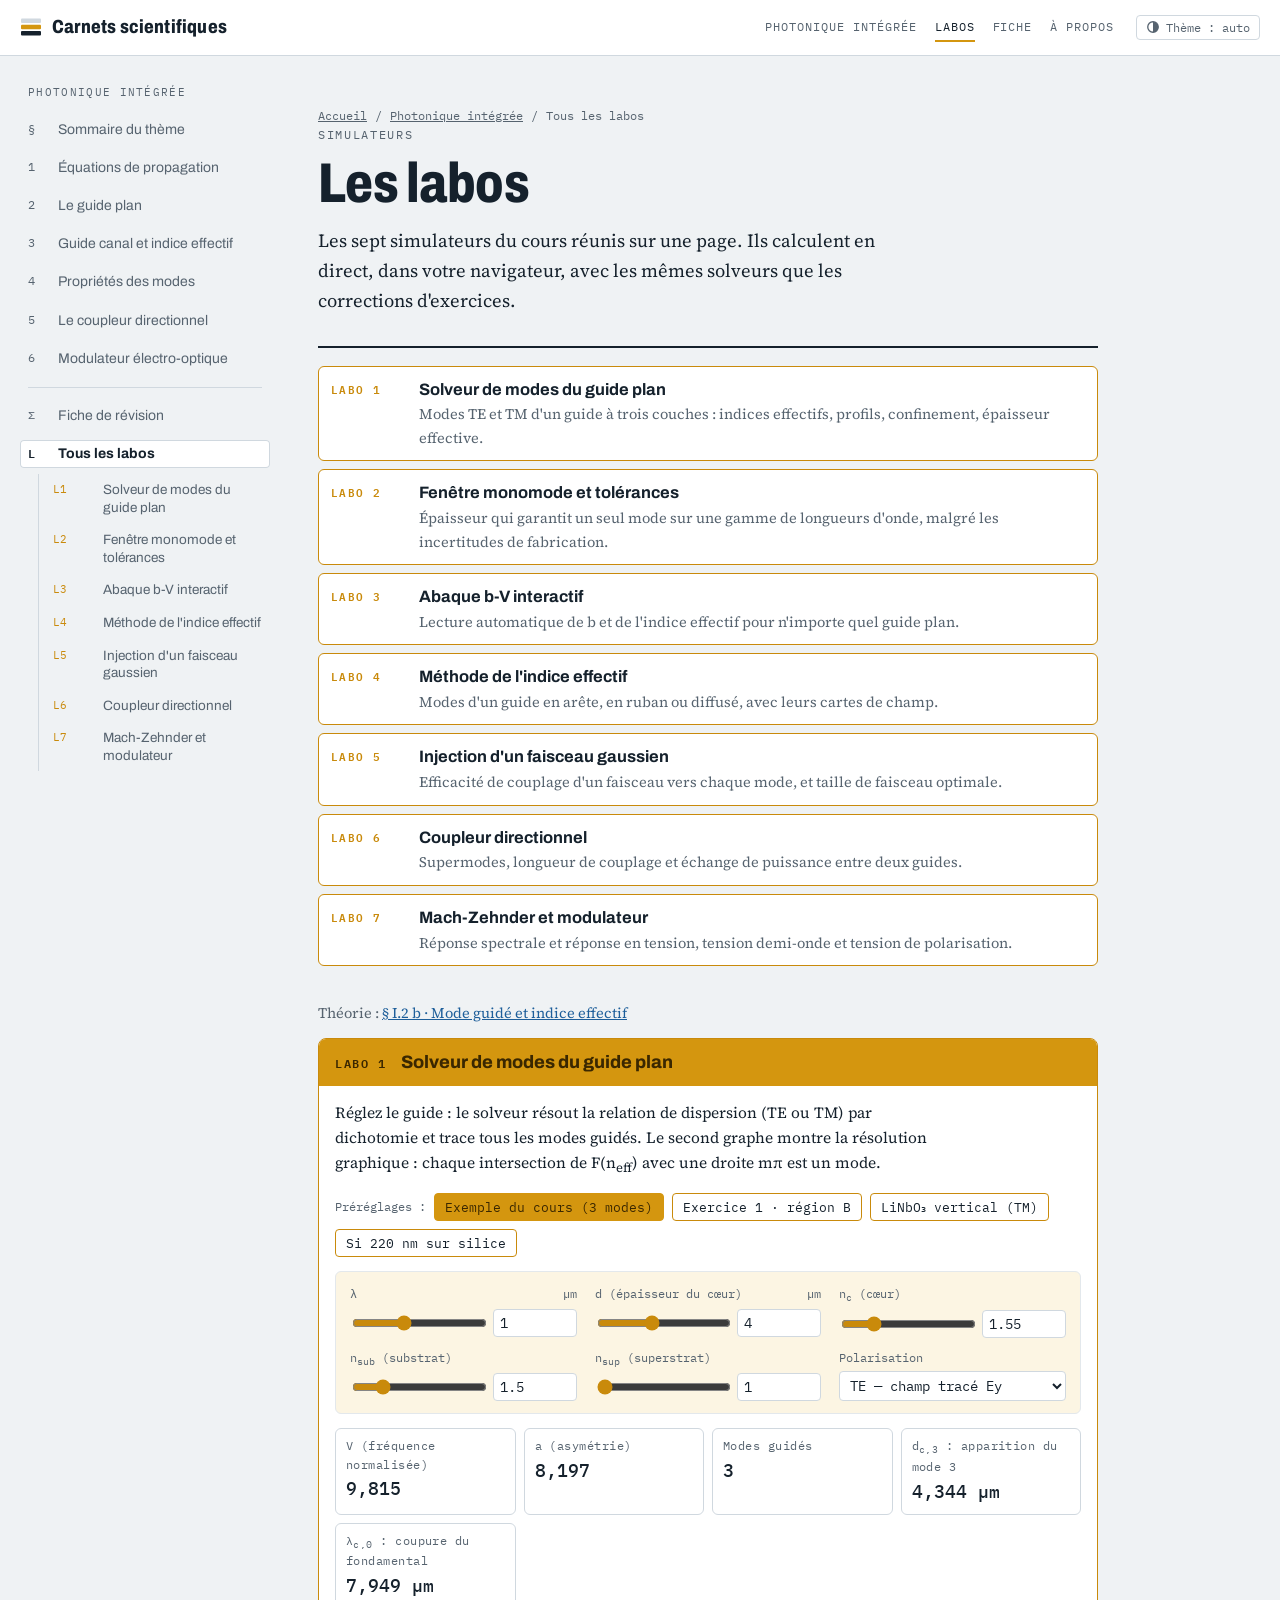
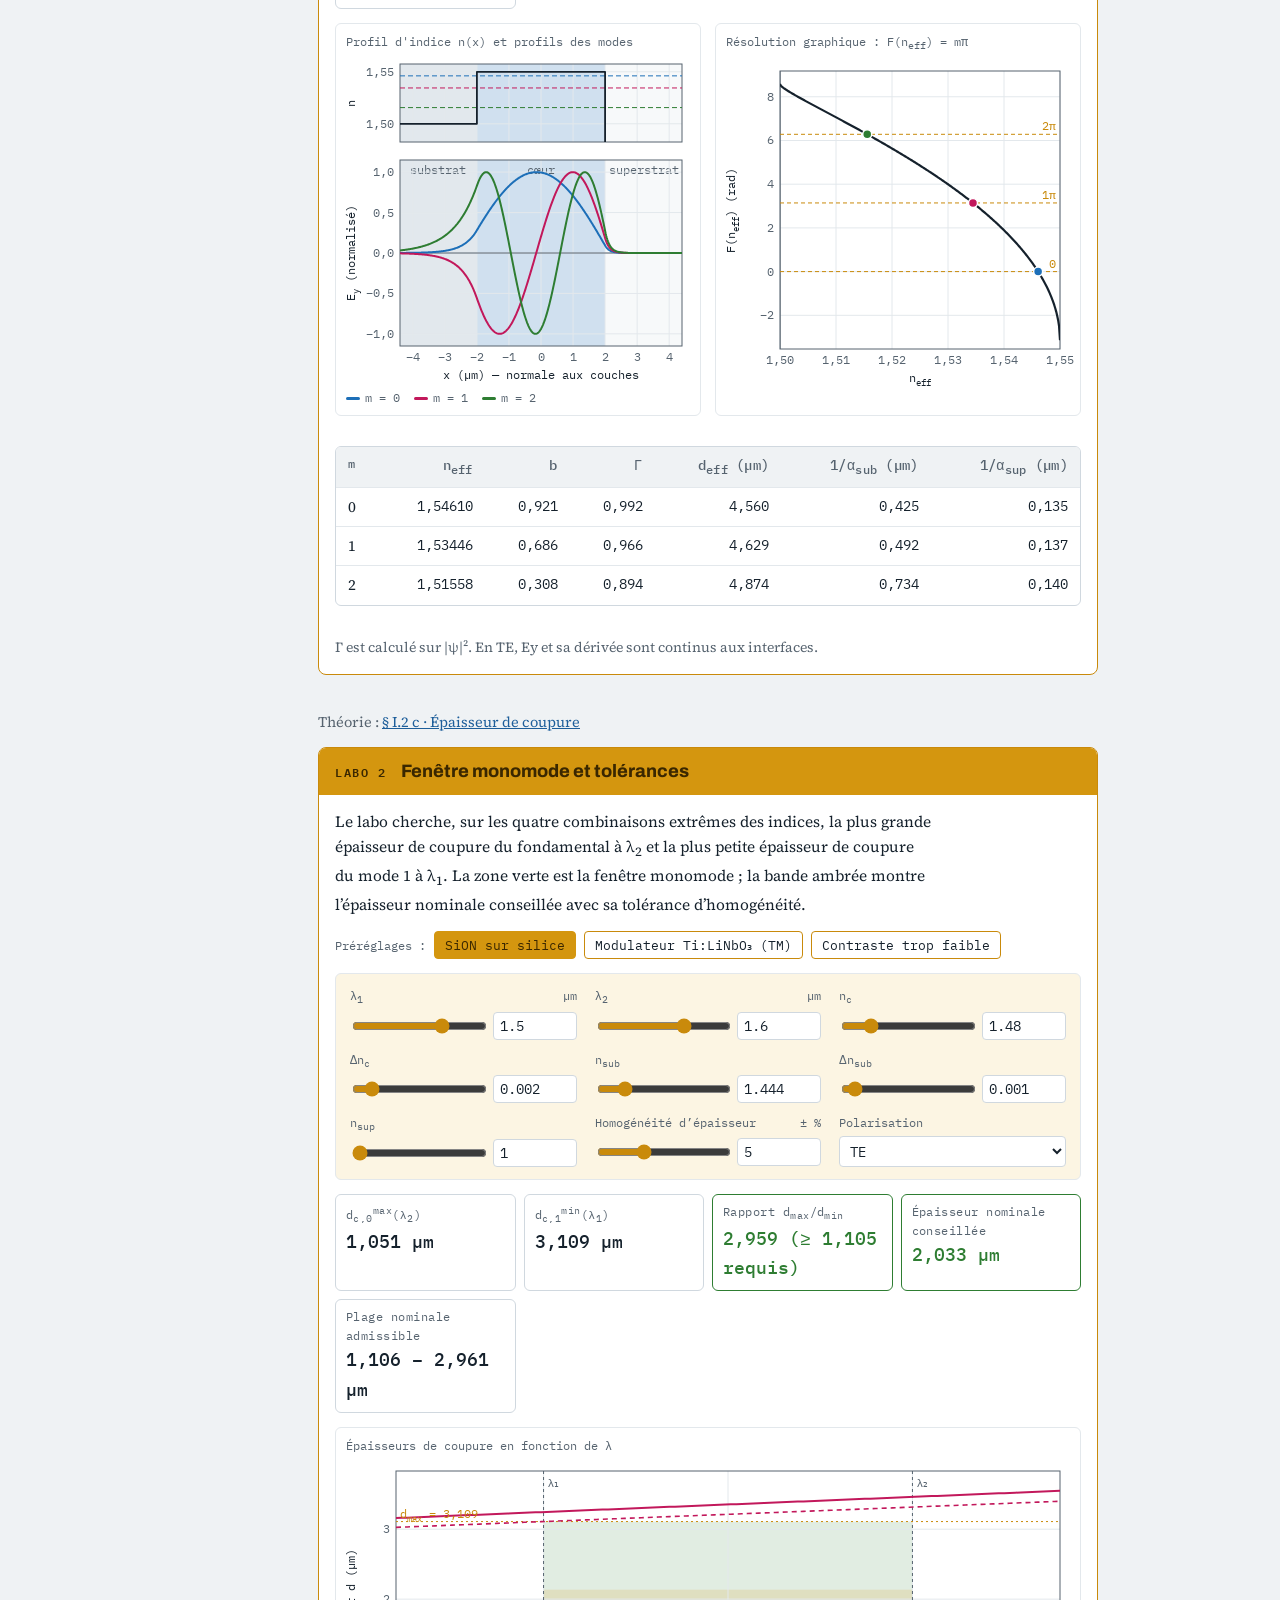
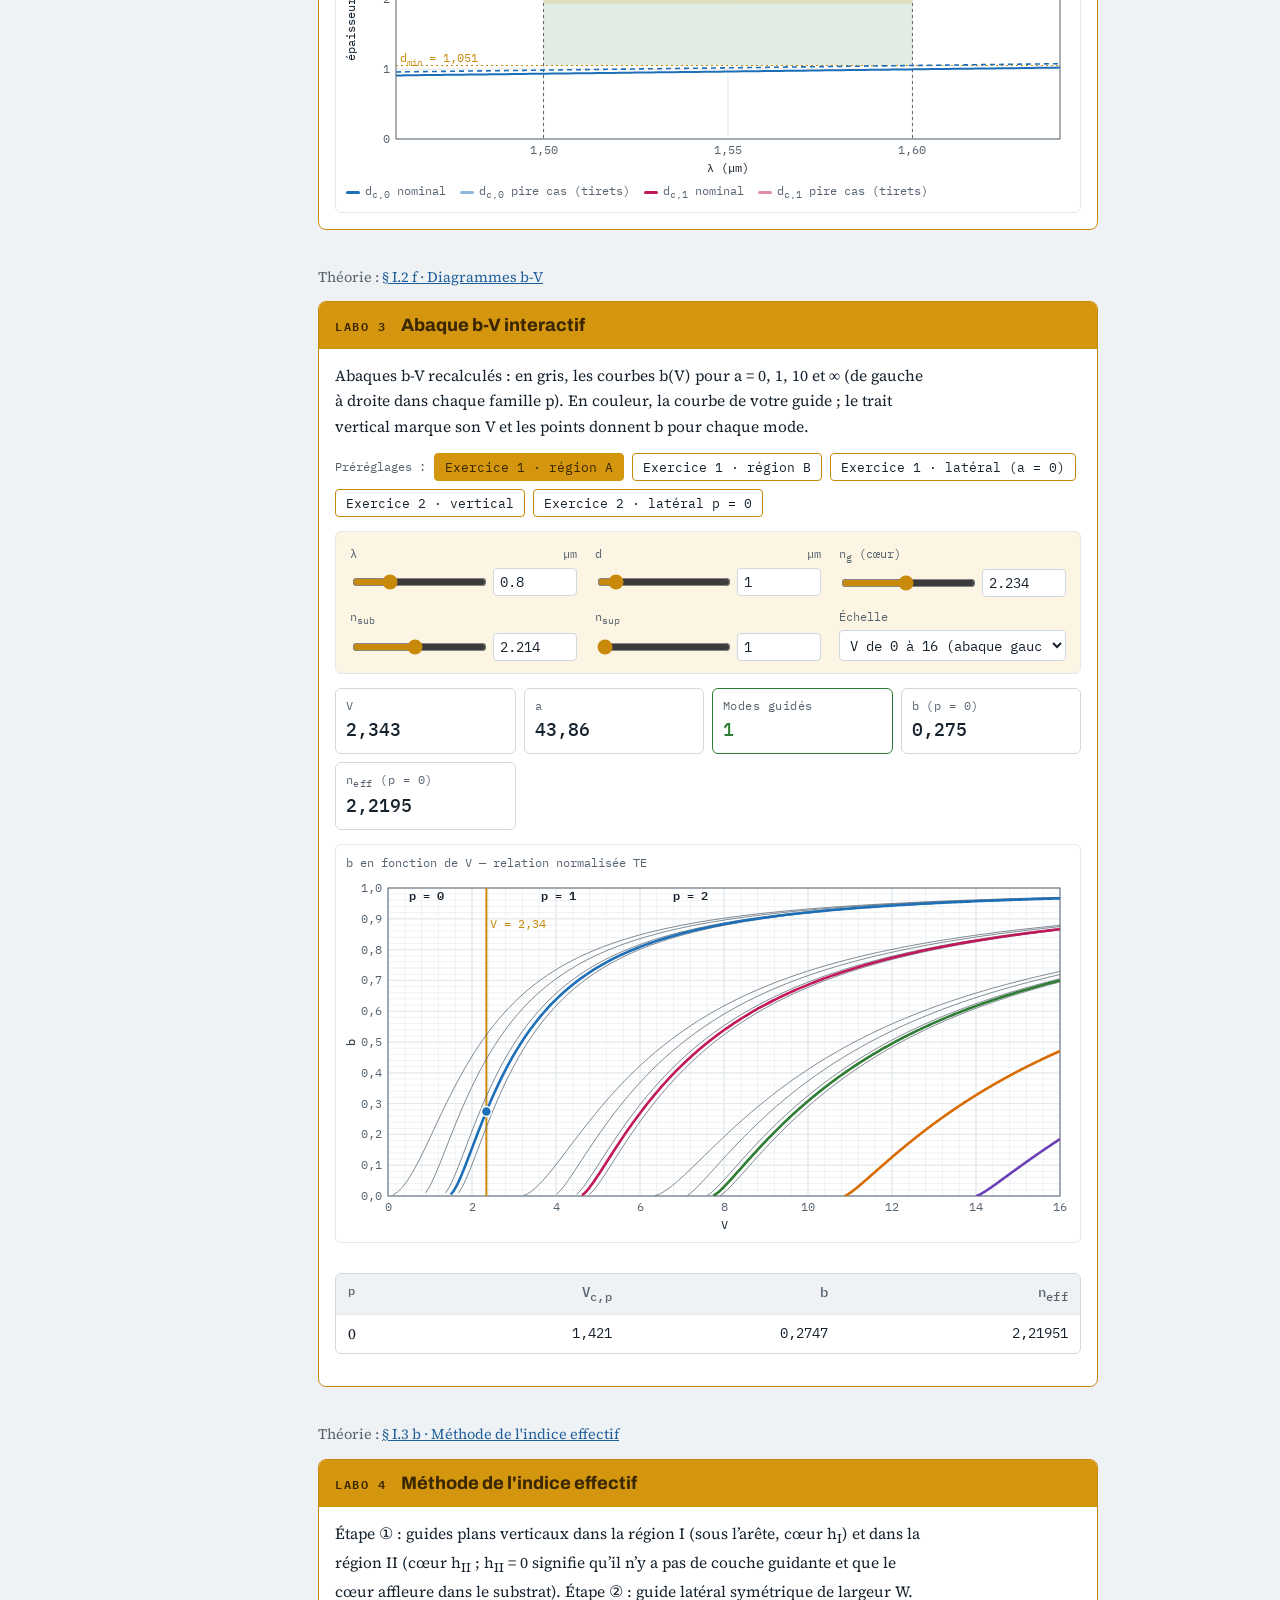
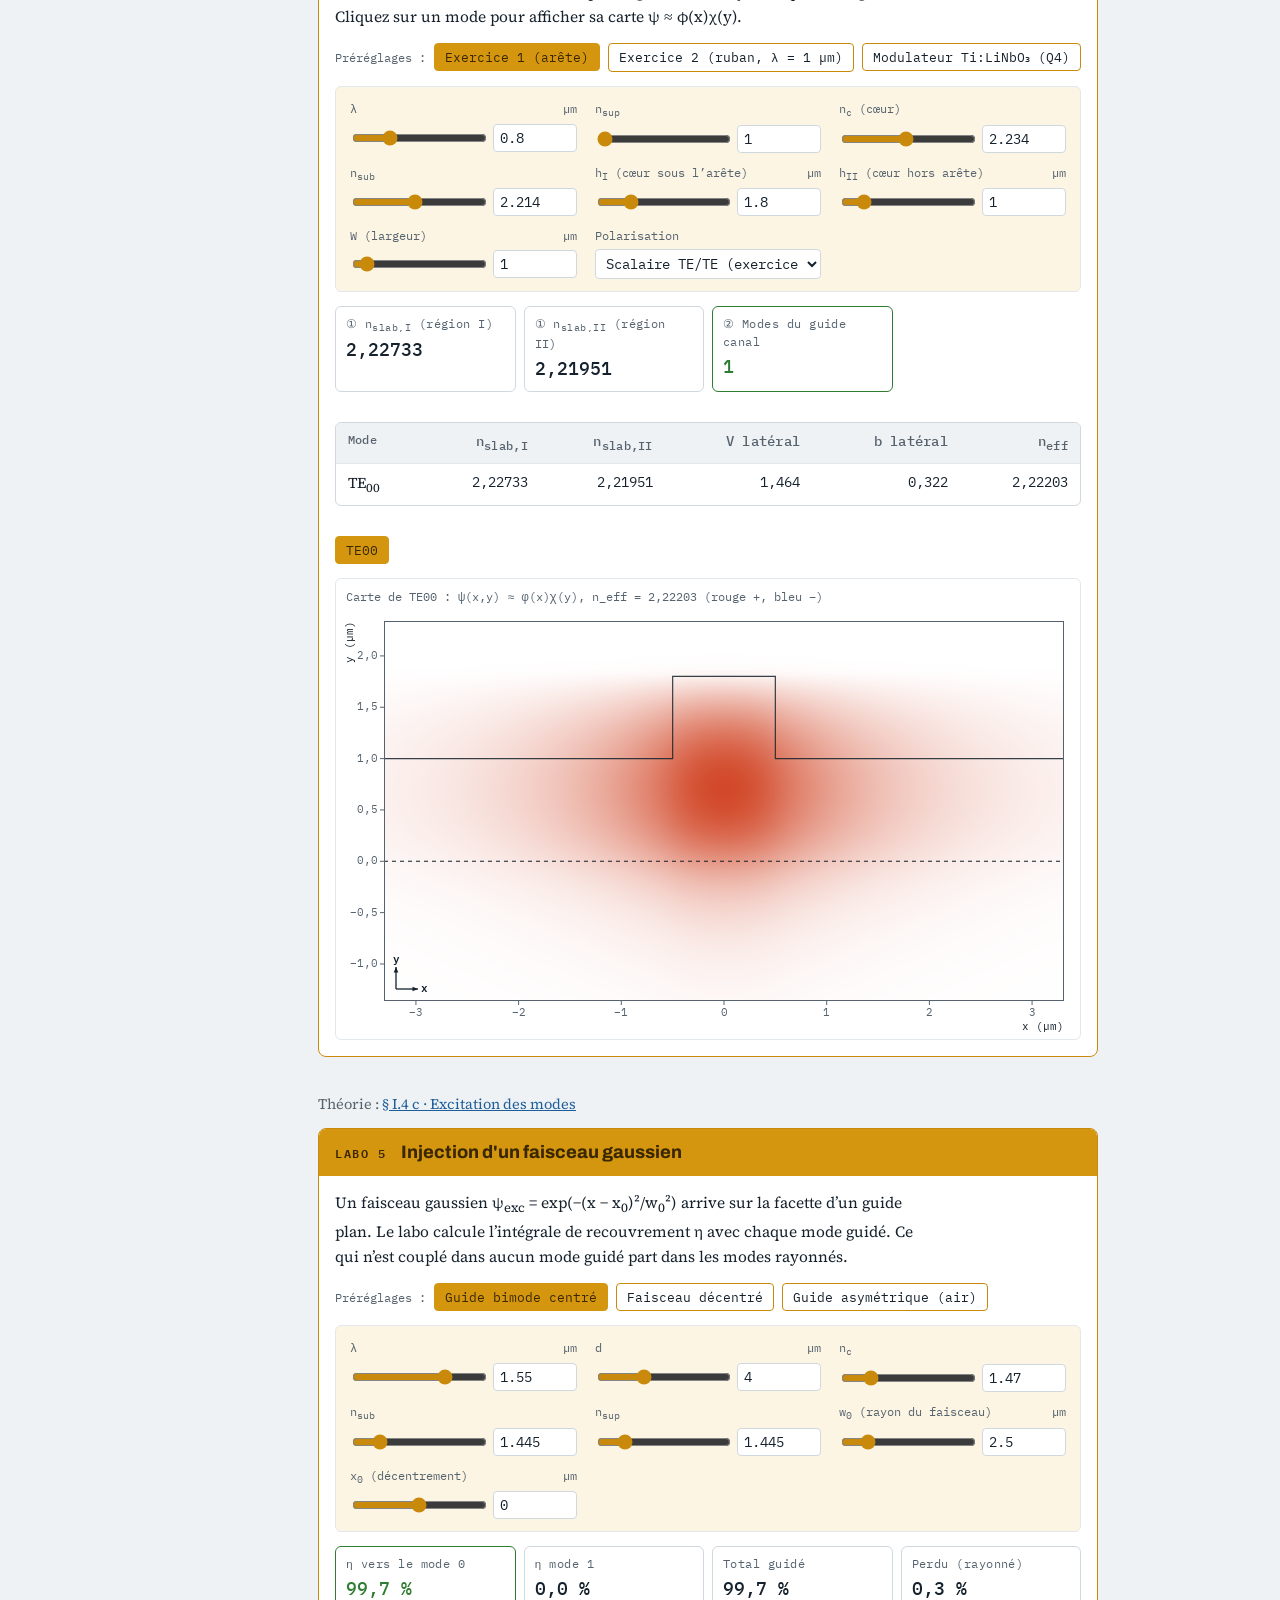
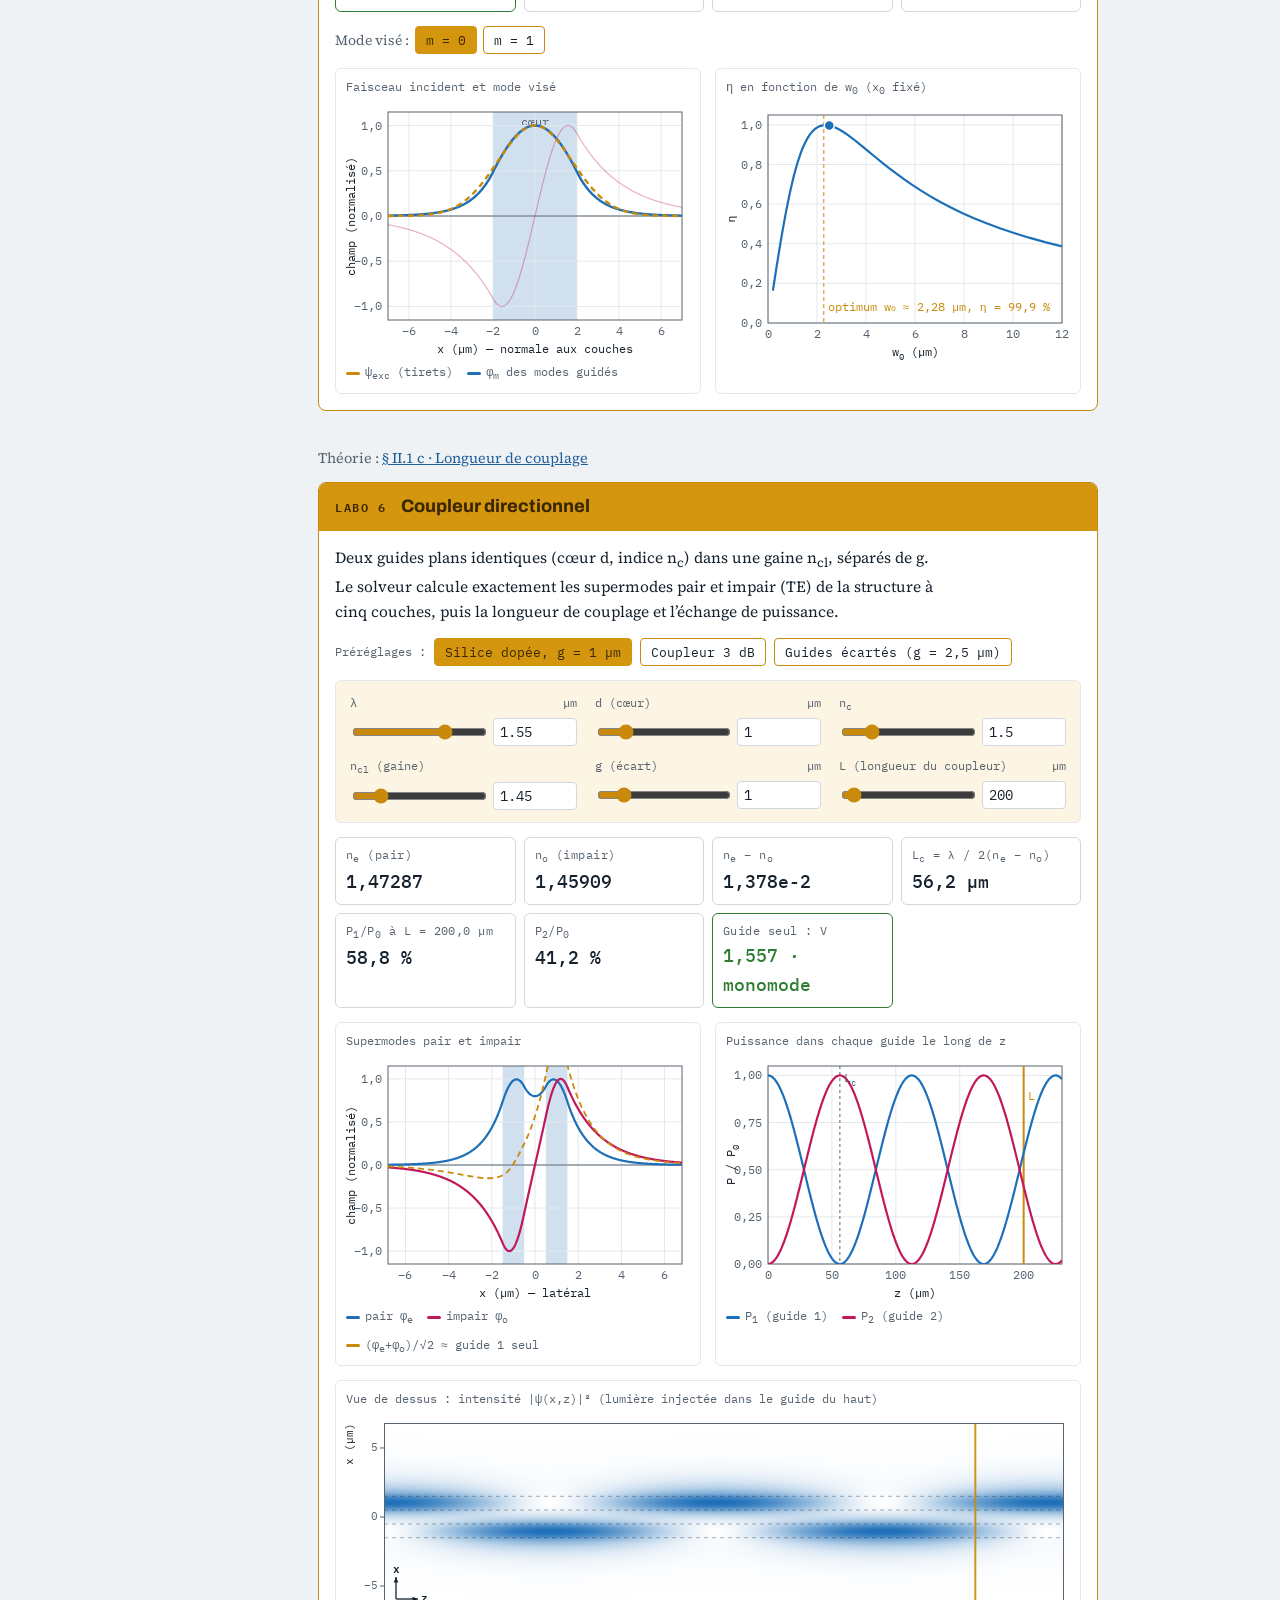
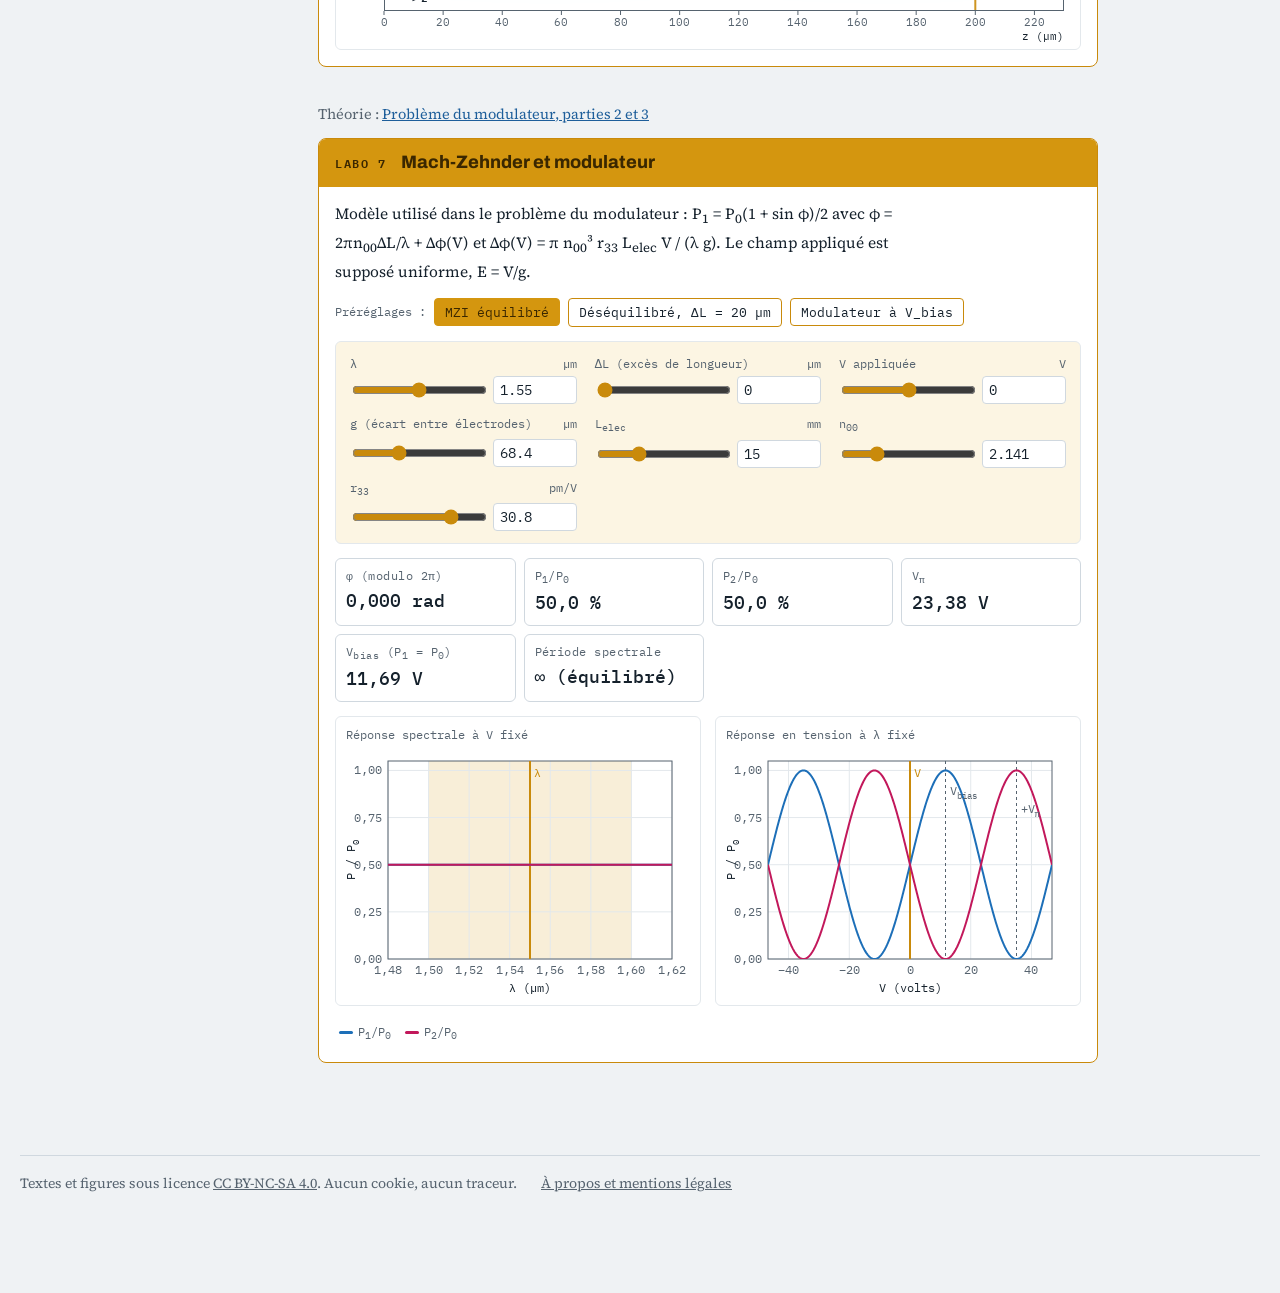
<file: photonique-integree/labos.html>
<!doctype html>
<html lang="fr">
<head>
<meta charset="utf-8">
<meta name="viewport" content="width=device-width,initial-scale=1,viewport-fit=cover">
<title>Labos de photonique intégrée · simulateurs en ligne</title>
<meta name="claude:viewport-fit-sides" content="cover">
<meta name="description" content="Sept simulateurs de photonique intégrée dans le navigateur : solveur de modes d&#x27;un guide plan, fenêtre monomode, abaque b-V, méthode de l&#x27;indice effectif, injection gaussienne, coupleur directionnel, Mach-Zehnder.">
<meta property="og:title" content="Labos de photonique intégrée · simulateurs en ligne">
<meta property="og:description" content="Sept simulateurs de photonique intégrée dans le navigateur : solveur de modes d&#x27;un guide plan, fenêtre monomode, abaque b-V, méthode de l&#x27;indice effectif, injection gaussienne, coupleur directionnel, Mach-Zehnder.">
<meta property="og:type" content="article">
<meta property="og:locale" content="fr_FR">
<meta property="og:site_name" content="Carnets scientifiques">
<meta name="theme-color" content="#EFF2F4" media="(prefers-color-scheme: light)">
<meta name="theme-color" content="#0E1317" media="(prefers-color-scheme: dark)">
<link rel="icon" href="../assets/favicon.svg" type="image/svg+xml">
<script>try{var t=localStorage.getItem('theme');if(t==='light'||t==='dark')document.documentElement.setAttribute('data-theme',t)}catch(e){}</script>
<link rel="preload" href="../assets/fonts/source-serif-4-latin-opsz-normal.woff2" as="font" type="font/woff2" crossorigin>
<link rel="stylesheet" href="../assets/fonts/polices.css">
<link rel="stylesheet" href="../assets/css/site.css">
<script defer src="../assets/js/physique.js"></script>
<script defer src="../assets/js/trace.js"></script>
<script defer src="../assets/js/figures.js"></script>
<script defer src="../assets/js/labos.js"></script>
<script defer src="../assets/js/site.js"></script>
</head>
<body>
<a class="skip" href="#contenu">Aller au contenu</a>
<header class="topbar"><div class="topbar-in">
  <a class="brand" href="../index.html"><svg viewBox="0 0 22 22" aria-hidden="true"><rect x="1" y="2.5" width="20" height="4.5" rx="1" style="fill:var(--rule)"/><rect x="1" y="8.75" width="20" height="4.5" rx="1" style="fill:var(--amber)"/><rect x="1" y="15" width="20" height="4.5" rx="1" style="fill:var(--ink)"/></svg>Carnets scientifiques</a>
  <nav class="topnav" aria-label="Navigation du site">
    <a href="../photonique-integree/index.html">Photonique intégrée</a>
    <a href="../photonique-integree/labos.html" aria-current="page">Labos</a>
    <a href="../photonique-integree/fiche.html">Fiche</a>
    <a href="../a-propos.html">À propos</a>
  </nav>
  <button type="button" class="theme-btn" id="theme-toggle" aria-label="Changer de thème (automatique, clair, sombre)"><svg class="i-auto" viewBox="0 0 16 16" aria-hidden="true"><circle cx="8" cy="8" r="6" fill="none" stroke="currentColor" stroke-width="1.5"/><path d="M8 2a6 6 0 0 1 0 12z" fill="currentColor"/></svg><svg class="i-sun" viewBox="0 0 16 16" aria-hidden="true"><circle cx="8" cy="8" r="3.2" fill="currentColor"/><g stroke="currentColor" stroke-width="1.4" stroke-linecap="round"><path d="M8 1.2v1.6M8 13.2v1.6M1.2 8h1.6M13.2 8h1.6M3.2 3.2l1.1 1.1M11.7 11.7l1.1 1.1M3.2 12.8l1.1-1.1M11.7 4.3l1.1-1.1"/></g></svg><svg class="i-moon" viewBox="0 0 16 16" aria-hidden="true"><path d="M13.5 10.2A6 6 0 0 1 5.8 2.5a6 6 0 1 0 7.7 7.7z" fill="currentColor"/></svg><span>Thème : auto</span></button>
</div></header>
<div class="shell">
<aside class="side" aria-label="Sommaire">
  <p class="side-head"><a href="index.html">Photonique intégrée</a></p>
  <ol class="course">
    <li><a href="index.html"><span class="n">§</span><span>Sommaire du thème</span></a></li>
    <li><a href="equations-propagation.html"><span class="n">1</span><span>Équations de propagation</span></a></li>
    <li><a href="guide-plan.html"><span class="n">2</span><span>Le guide plan</span></a></li>
    <li><a href="guide-canal-indice-effectif.html"><span class="n">3</span><span>Guide canal et indice effectif</span></a></li>
    <li><a href="proprietes-des-modes.html"><span class="n">4</span><span>Propriétés des modes</span></a></li>
    <li><a href="coupleur-directionnel.html"><span class="n">5</span><span>Le coupleur directionnel</span></a></li>
    <li><a href="modulateur-electro-optique.html"><span class="n">6</span><span>Modulateur électro-optique</span></a></li>
    <li class="sep" aria-hidden="true"></li>
    <li><a href="fiche.html"><span class="n">Σ</span><span>Fiche de révision</span></a></li>
    <li class="cur"><a href="labos.html" aria-current="page"><span class="n">L</span><span>Tous les labos</span></a><ol class="toc" id="toc-list"></ol></li>
  </ol>
</aside>
<main id="contenu">
<div class="col">
<header class="hero">
  <nav class="crumbs" aria-label="Fil d'Ariane"><a href="../index.html">Accueil</a><span aria-hidden="true">/</span><a href="index.html">Photonique intégrée</a><span aria-hidden="true">/</span><span>Tous les labos</span></nav>
  <div class="eyebrow">Simulateurs</div>
  <h1>Les labos</h1>
  <p class="lede">Les sept simulateurs du cours réunis sur une page. Ils calculent en direct, dans votre navigateur, avec les mêmes solveurs que les corrections d'exercices.</p>
  
  <details class="toc-m"><summary>Dans cette page</summary><ol id="toc-list-m"></ol></details>
</header>
<div class="lab-index">
  <a href="#lab1"><span class="li-n">Labo 1</span><span class="li-t">Solveur de modes du guide plan</span><span class="li-d">Modes TE et TM d'un guide à trois couches : indices effectifs, profils, confinement, épaisseur effective.</span></a>
  <a href="#lab2"><span class="li-n">Labo 2</span><span class="li-t">Fenêtre monomode et tolérances</span><span class="li-d">Épaisseur qui garantit un seul mode sur une gamme de longueurs d'onde, malgré les incertitudes de fabrication.</span></a>
  <a href="#lab3"><span class="li-n">Labo 3</span><span class="li-t">Abaque b-V interactif</span><span class="li-d">Lecture automatique de b et de l'indice effectif pour n'importe quel guide plan.</span></a>
  <a href="#lab4"><span class="li-n">Labo 4</span><span class="li-t">Méthode de l'indice effectif</span><span class="li-d">Modes d'un guide en arête, en ruban ou diffusé, avec leurs cartes de champ.</span></a>
  <a href="#lab5"><span class="li-n">Labo 5</span><span class="li-t">Injection d'un faisceau gaussien</span><span class="li-d">Efficacité de couplage d'un faisceau vers chaque mode, et taille de faisceau optimale.</span></a>
  <a href="#lab6"><span class="li-n">Labo 6</span><span class="li-t">Coupleur directionnel</span><span class="li-d">Supermodes, longueur de couplage et échange de puissance entre deux guides.</span></a>
  <a href="#lab7"><span class="li-n">Labo 7</span><span class="li-t">Mach-Zehnder et modulateur</span><span class="li-d">Réponse spectrale et réponse en tension, tension demi-onde et tension de polarisation.</span></a>
</div>

<p class="lab-ctx">Théorie : <a href="guide-plan.html#s-1-2b">§ I.2 b · Mode guidé et indice effectif</a></p>
<section class="lab mj-ignore" id="lab1">
  <div class="lab-head"><span class="lab-id">Labo 1</span><span class="lab-name">Solveur de modes du guide plan</span></div>
  <div class="lab-body" id="lab1-body"></div>
</section>

<p class="lab-ctx">Théorie : <a href="guide-plan.html#s-1-2c">§ I.2 c · Épaisseur de coupure</a></p>
<section class="lab mj-ignore" id="lab2">
  <div class="lab-head"><span class="lab-id">Labo 2</span><span class="lab-name">Fenêtre monomode et tolérances</span></div>
  <div class="lab-body" id="lab2-body"></div>
</section>

<p class="lab-ctx">Théorie : <a href="guide-plan.html#s-1-2f">§ I.2 f · Diagrammes b-V</a></p>
<section class="lab mj-ignore" id="lab3">
  <div class="lab-head"><span class="lab-id">Labo 3</span><span class="lab-name">Abaque b-V interactif</span></div>
  <div class="lab-body" id="lab3-body"></div>
</section>

<p class="lab-ctx">Théorie : <a href="guide-canal-indice-effectif.html#s-1-3b">§ I.3 b · Méthode de l'indice effectif</a></p>
<section class="lab mj-ignore" id="lab4">
  <div class="lab-head"><span class="lab-id">Labo 4</span><span class="lab-name">Méthode de l'indice effectif</span></div>
  <div class="lab-body" id="lab4-body"></div>
</section>

<p class="lab-ctx">Théorie : <a href="proprietes-des-modes.html#s-1-4c">§ I.4 c · Excitation des modes</a></p>
<section class="lab mj-ignore" id="lab5">
  <div class="lab-head"><span class="lab-id">Labo 5</span><span class="lab-name">Injection d'un faisceau gaussien</span></div>
  <div class="lab-body" id="lab5-body"></div>
</section>

<p class="lab-ctx">Théorie : <a href="coupleur-directionnel.html#s-2-1c">§ II.1 c · Longueur de couplage</a></p>
<section class="lab mj-ignore" id="lab6">
  <div class="lab-head"><span class="lab-id">Labo 6</span><span class="lab-name">Coupleur directionnel</span></div>
  <div class="lab-body" id="lab6-body"></div>
</section>

<p class="lab-ctx">Théorie : <a href="modulateur-electro-optique.html#s-td3-2">Problème du modulateur, parties 2 et 3</a></p>
<section class="lab mj-ignore" id="lab7">
  <div class="lab-head"><span class="lab-id">Labo 7</span><span class="lab-name">Mach-Zehnder et modulateur</span></div>
  <div class="lab-body" id="lab7-body"></div>
</section>

</div>
</main>
</div>
<footer class="site-foot">
  <span>Textes et figures sous licence <a href="https://creativecommons.org/licenses/by-nc-sa/4.0/deed.fr" rel="license">CC BY-NC-SA 4.0</a>. Aucun cookie, aucun traceur.</span>
  <nav aria-label="Pied de page"><a href="../a-propos.html">À propos et mentions légales</a></nav>
</footer>
</body>
</html>
</file>
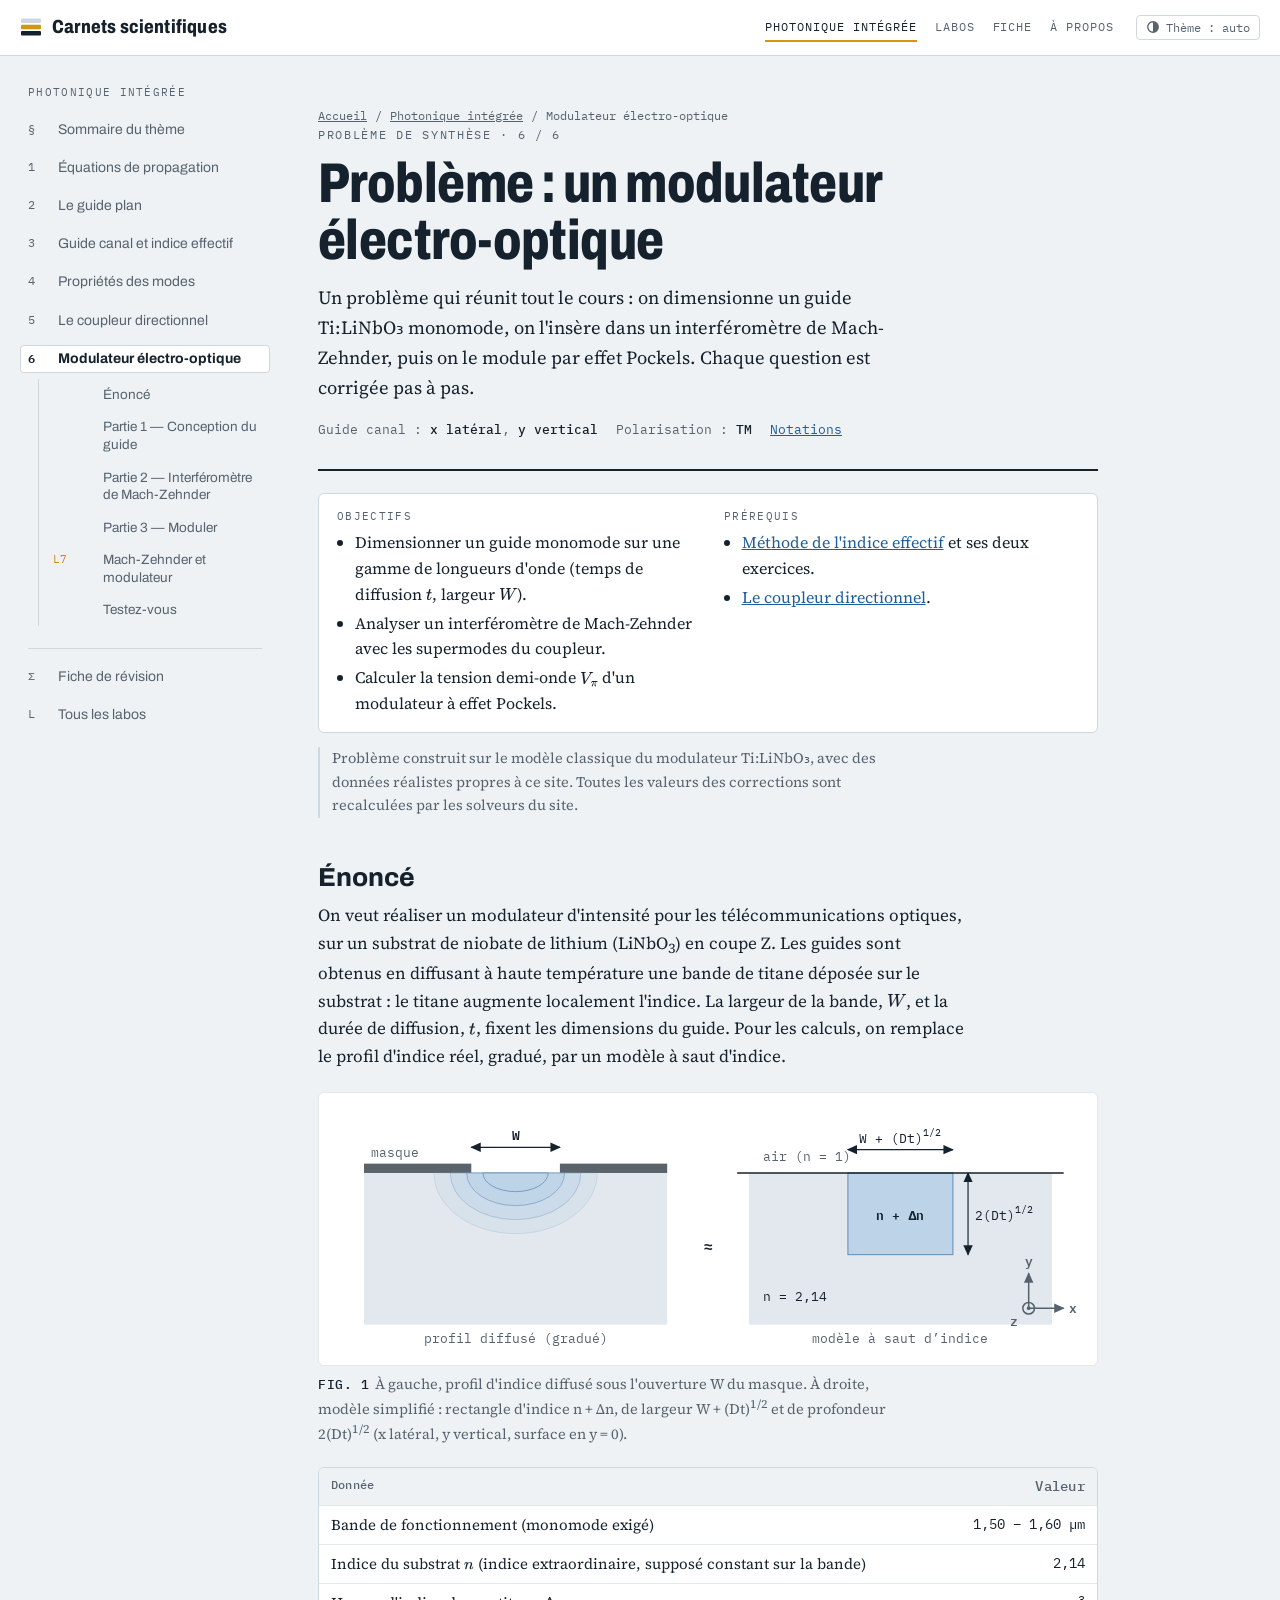
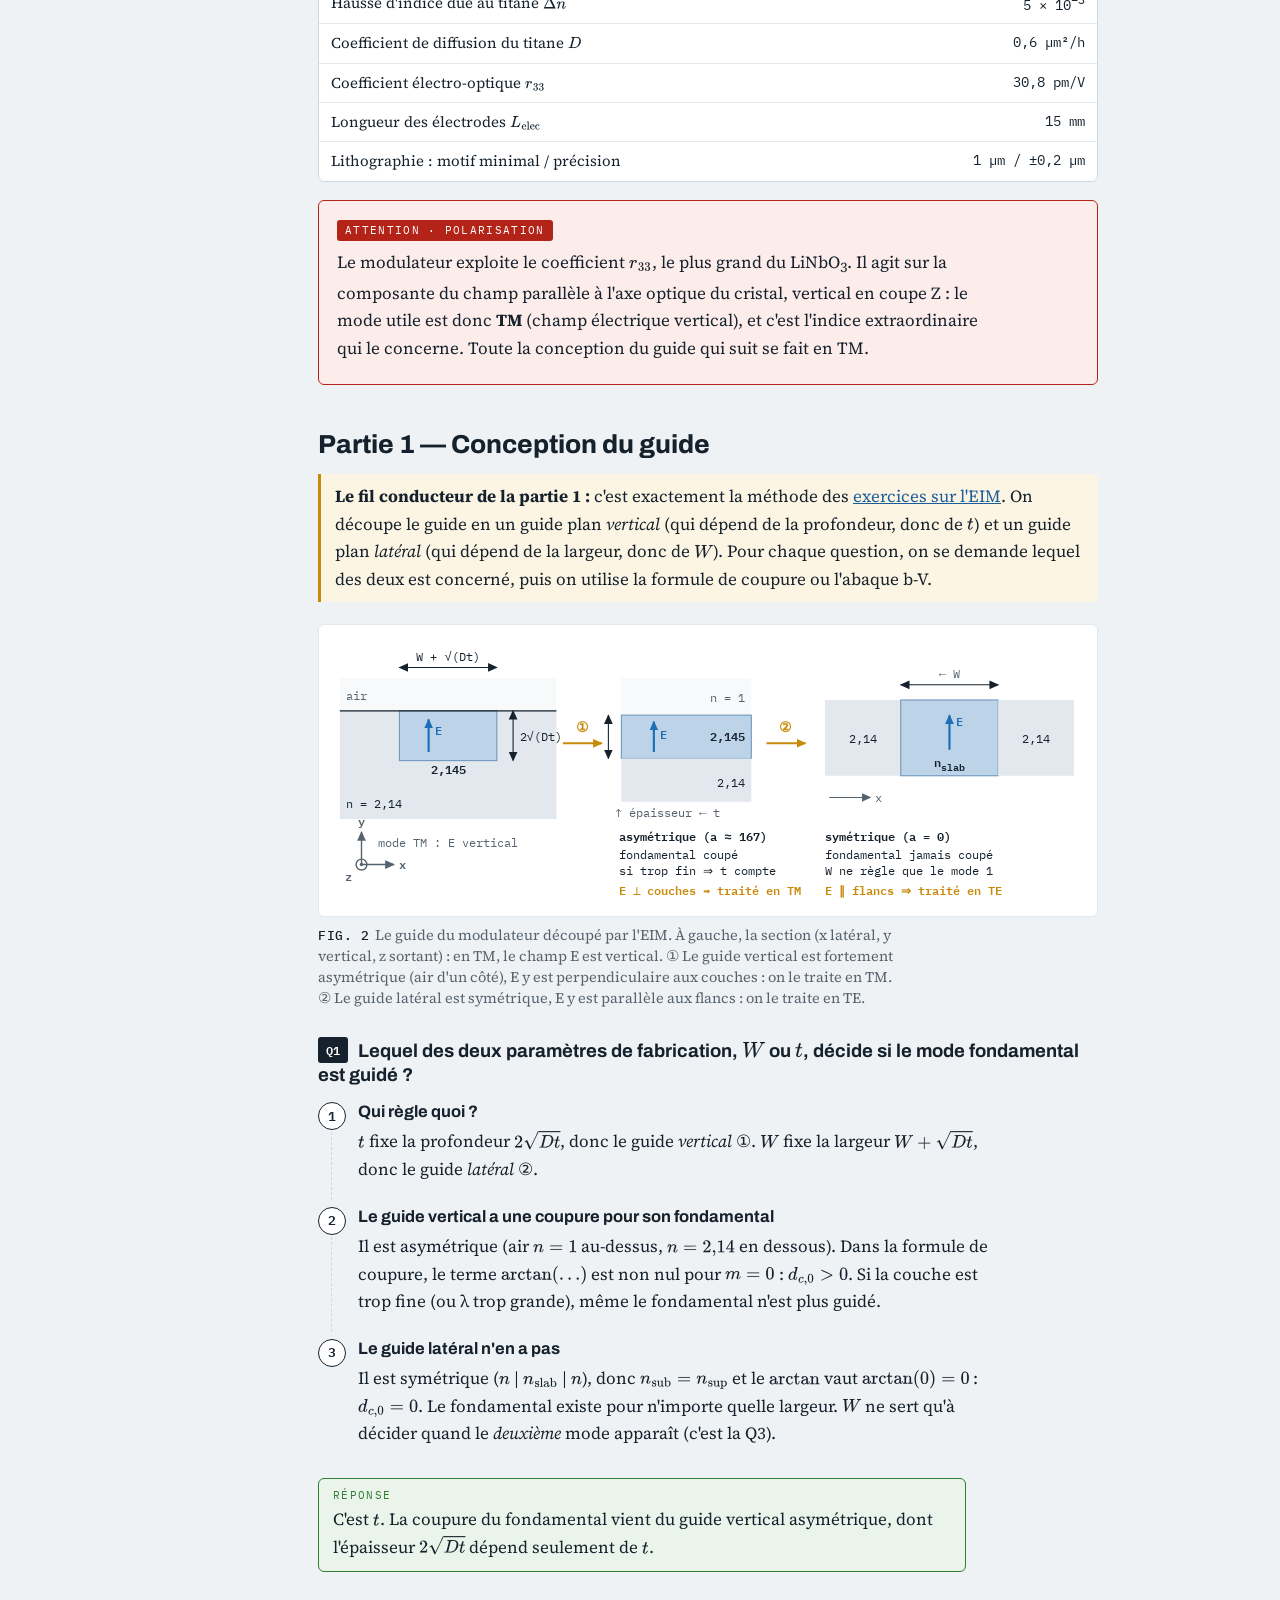
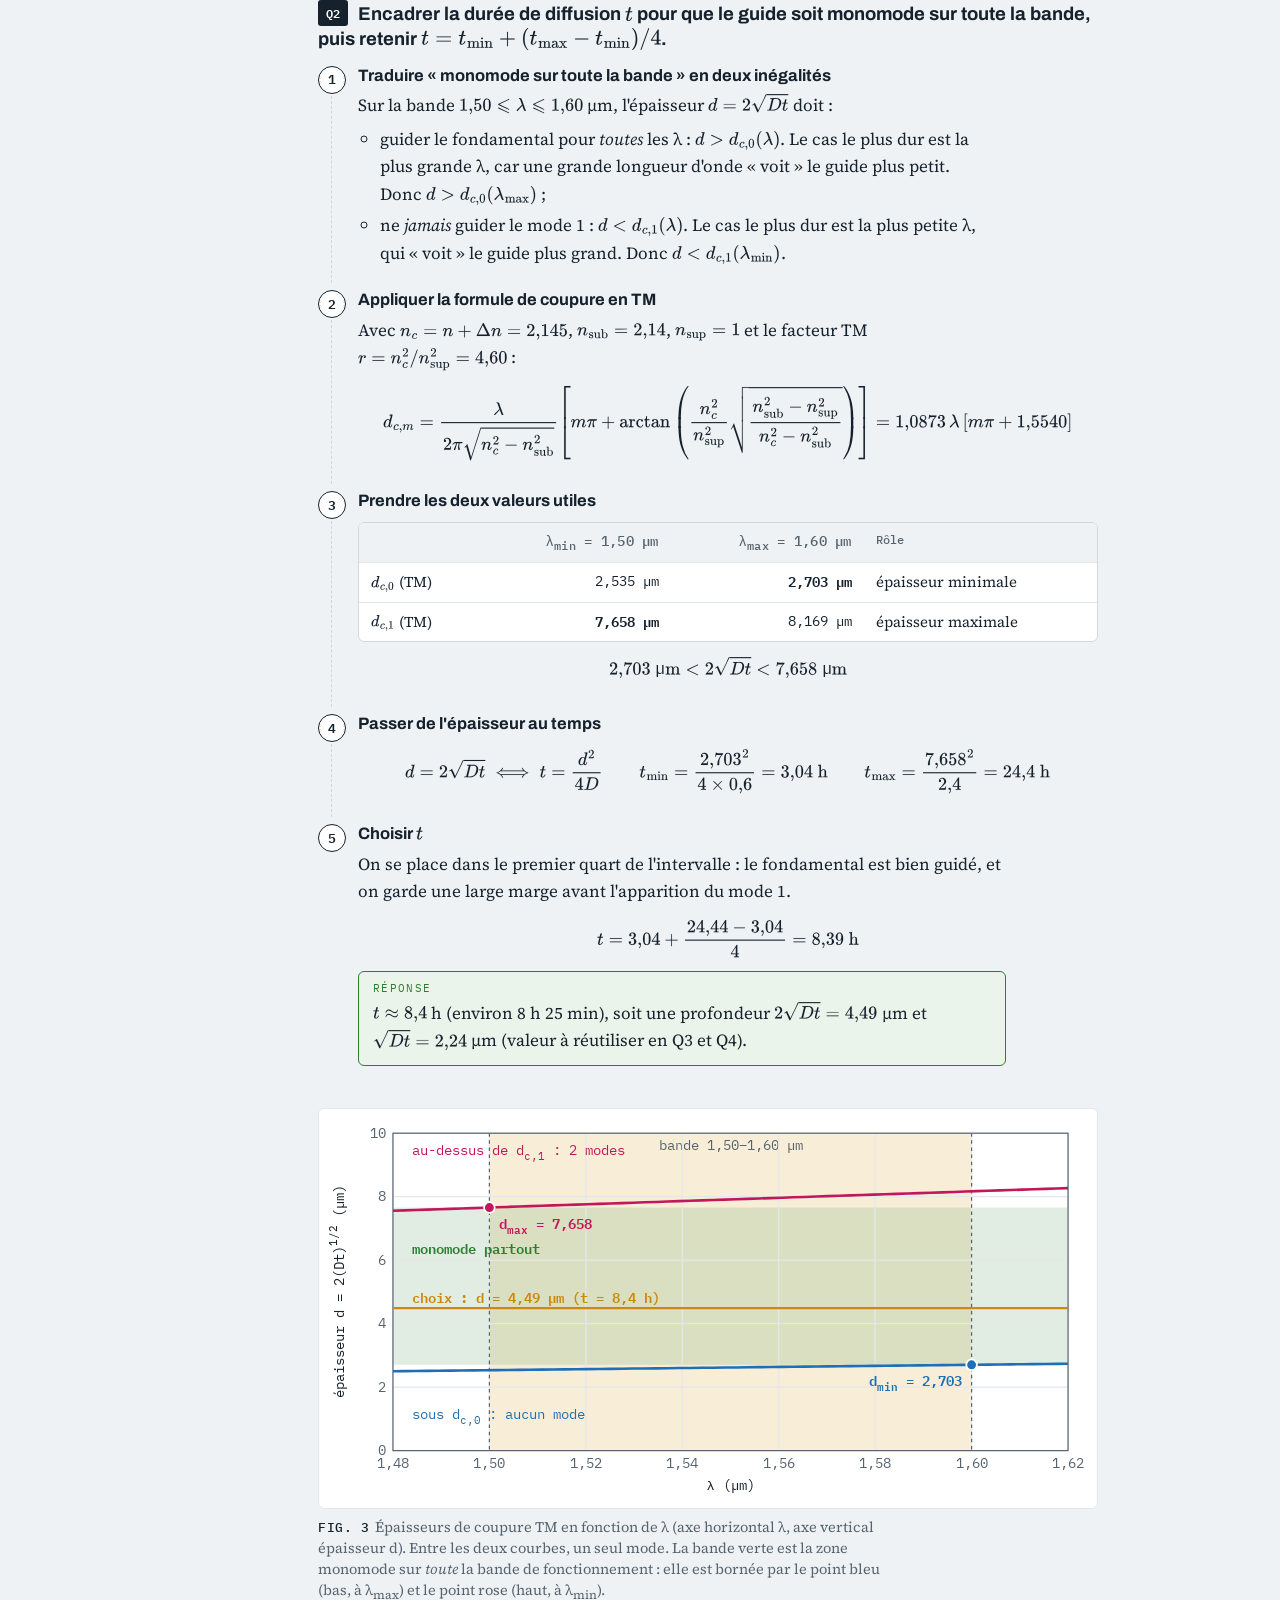
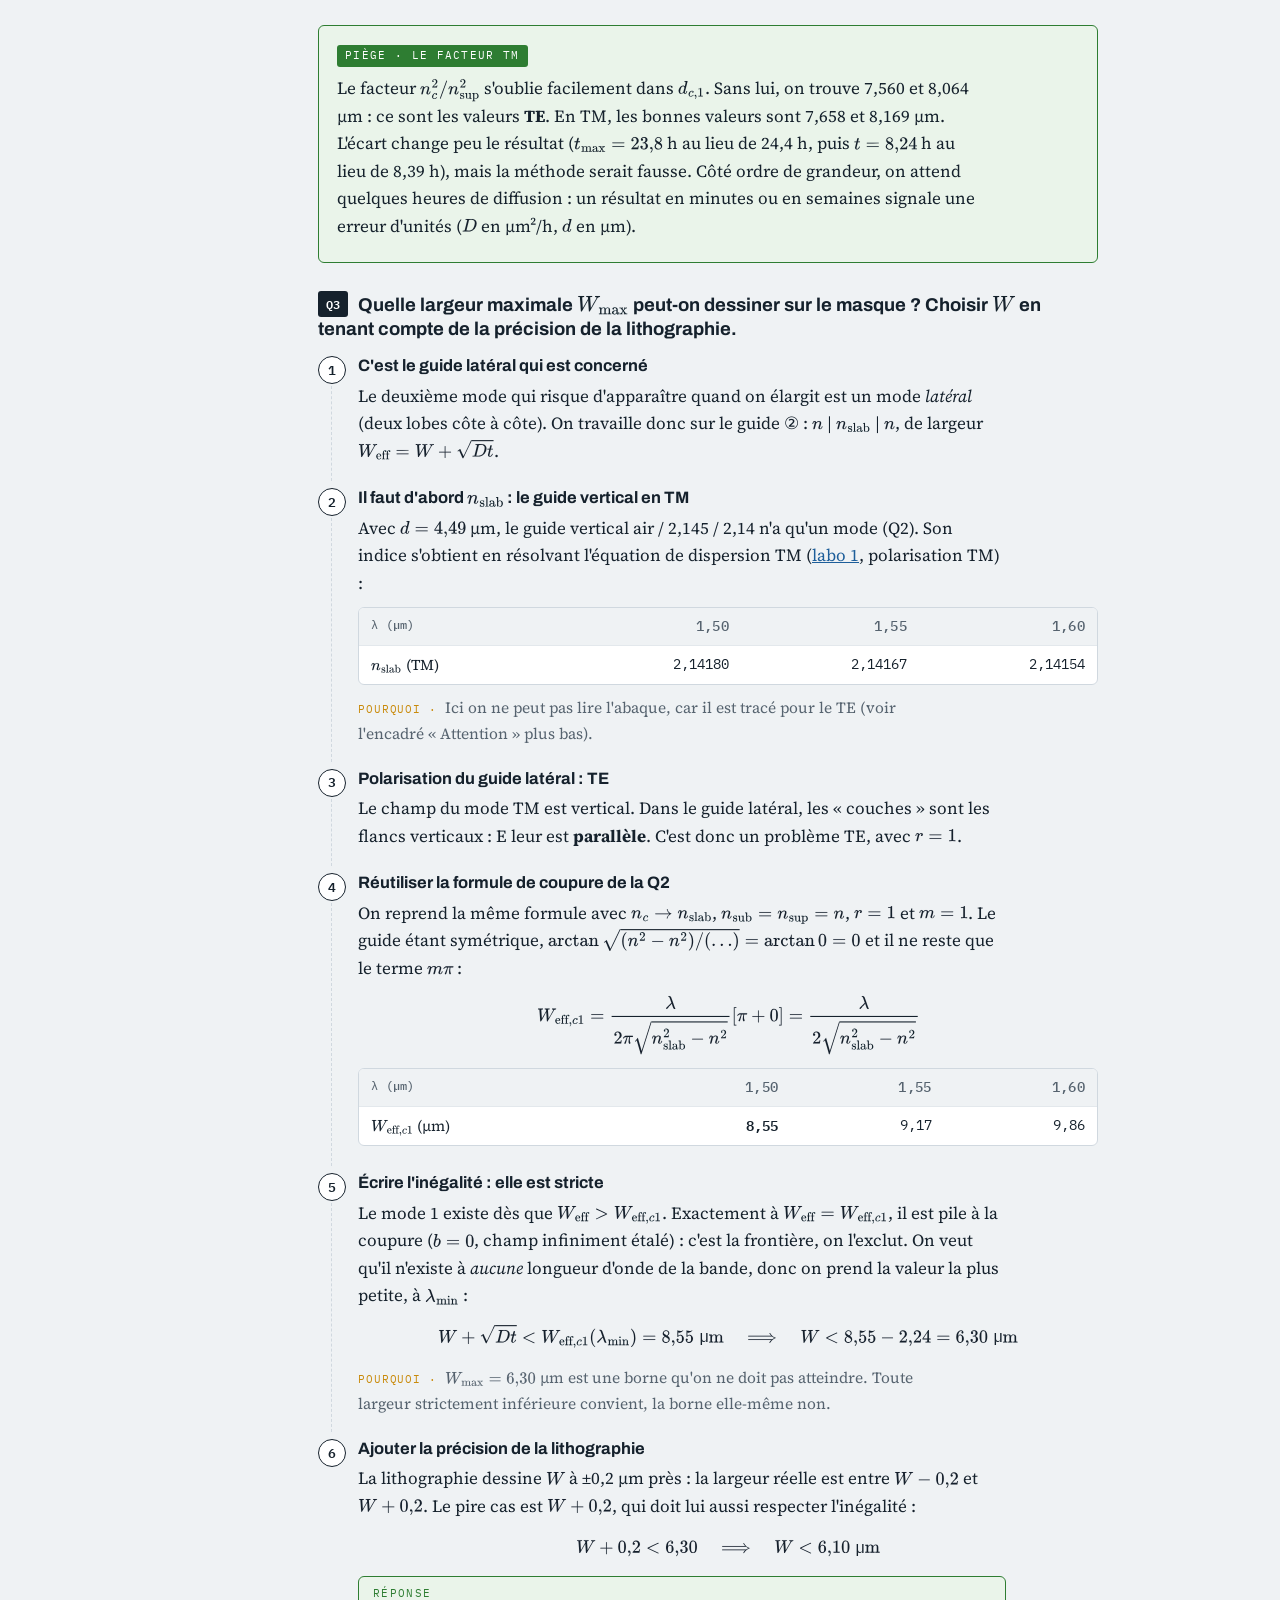
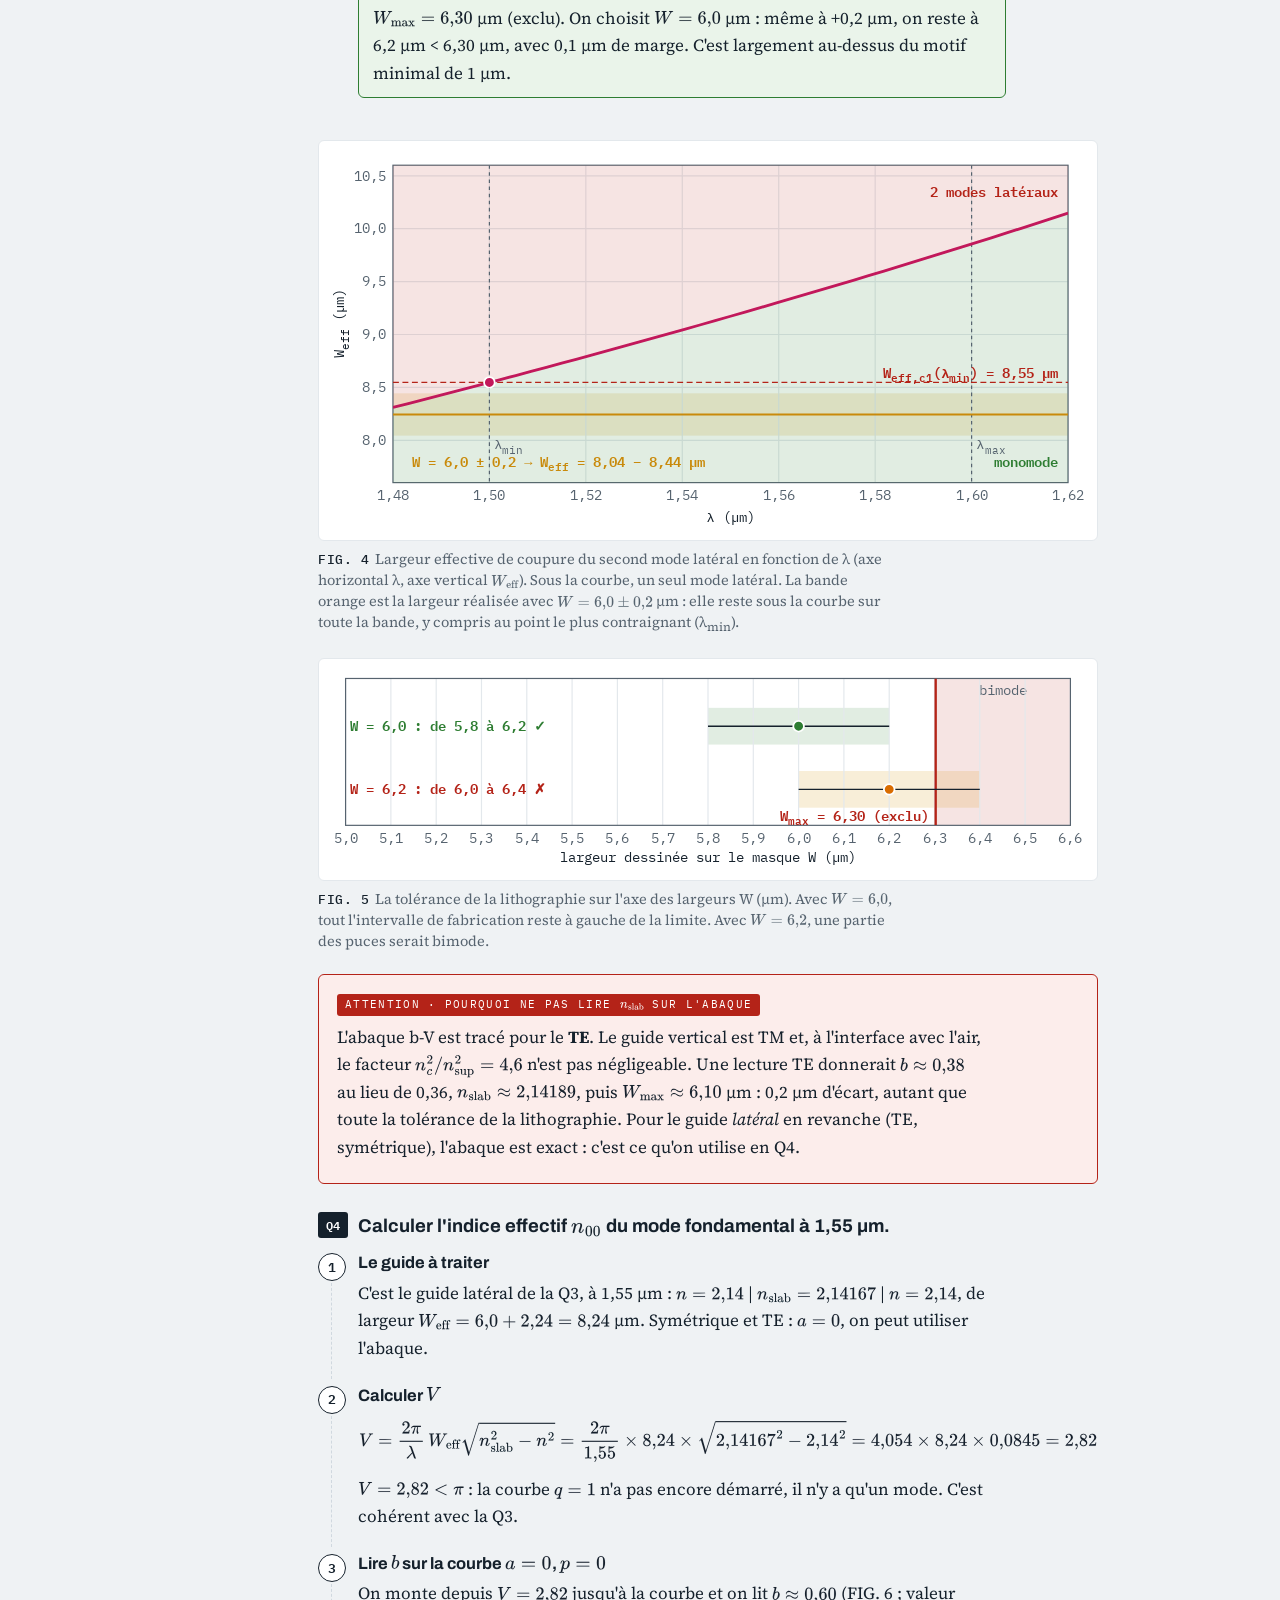
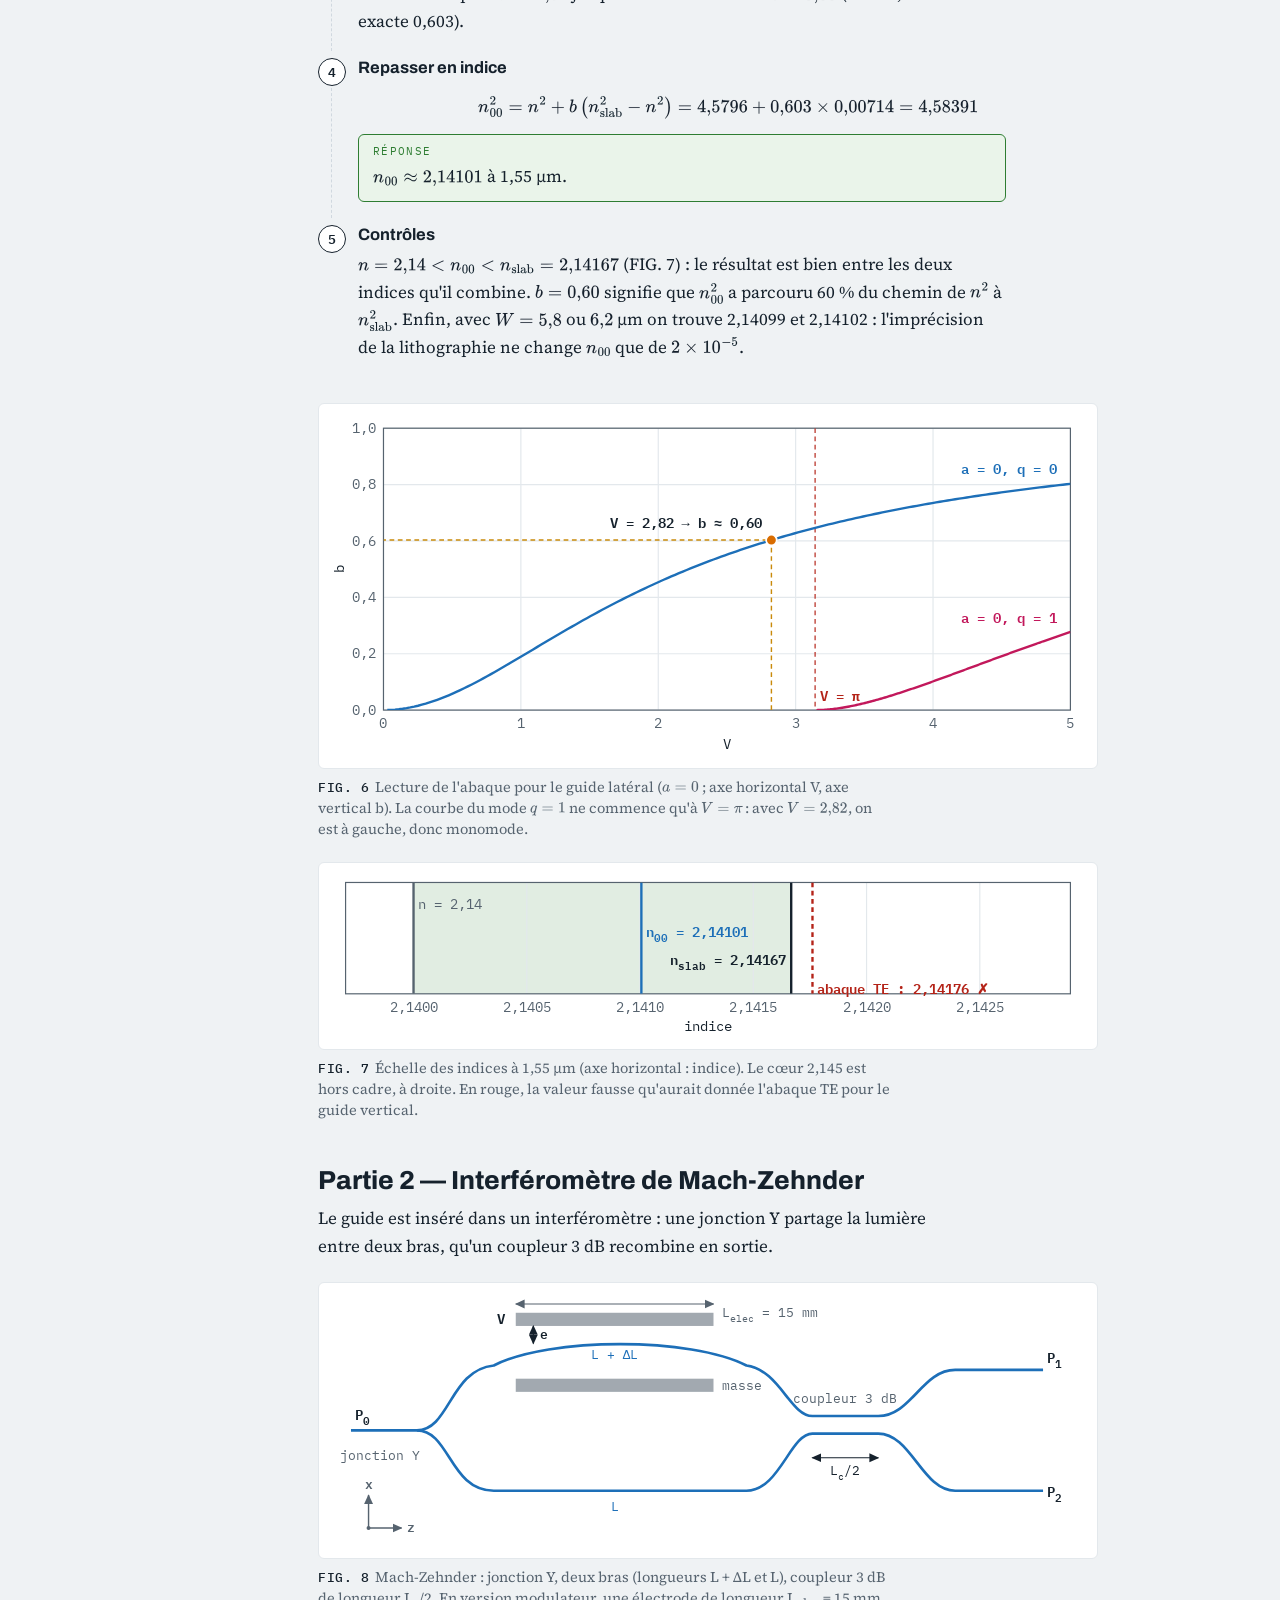
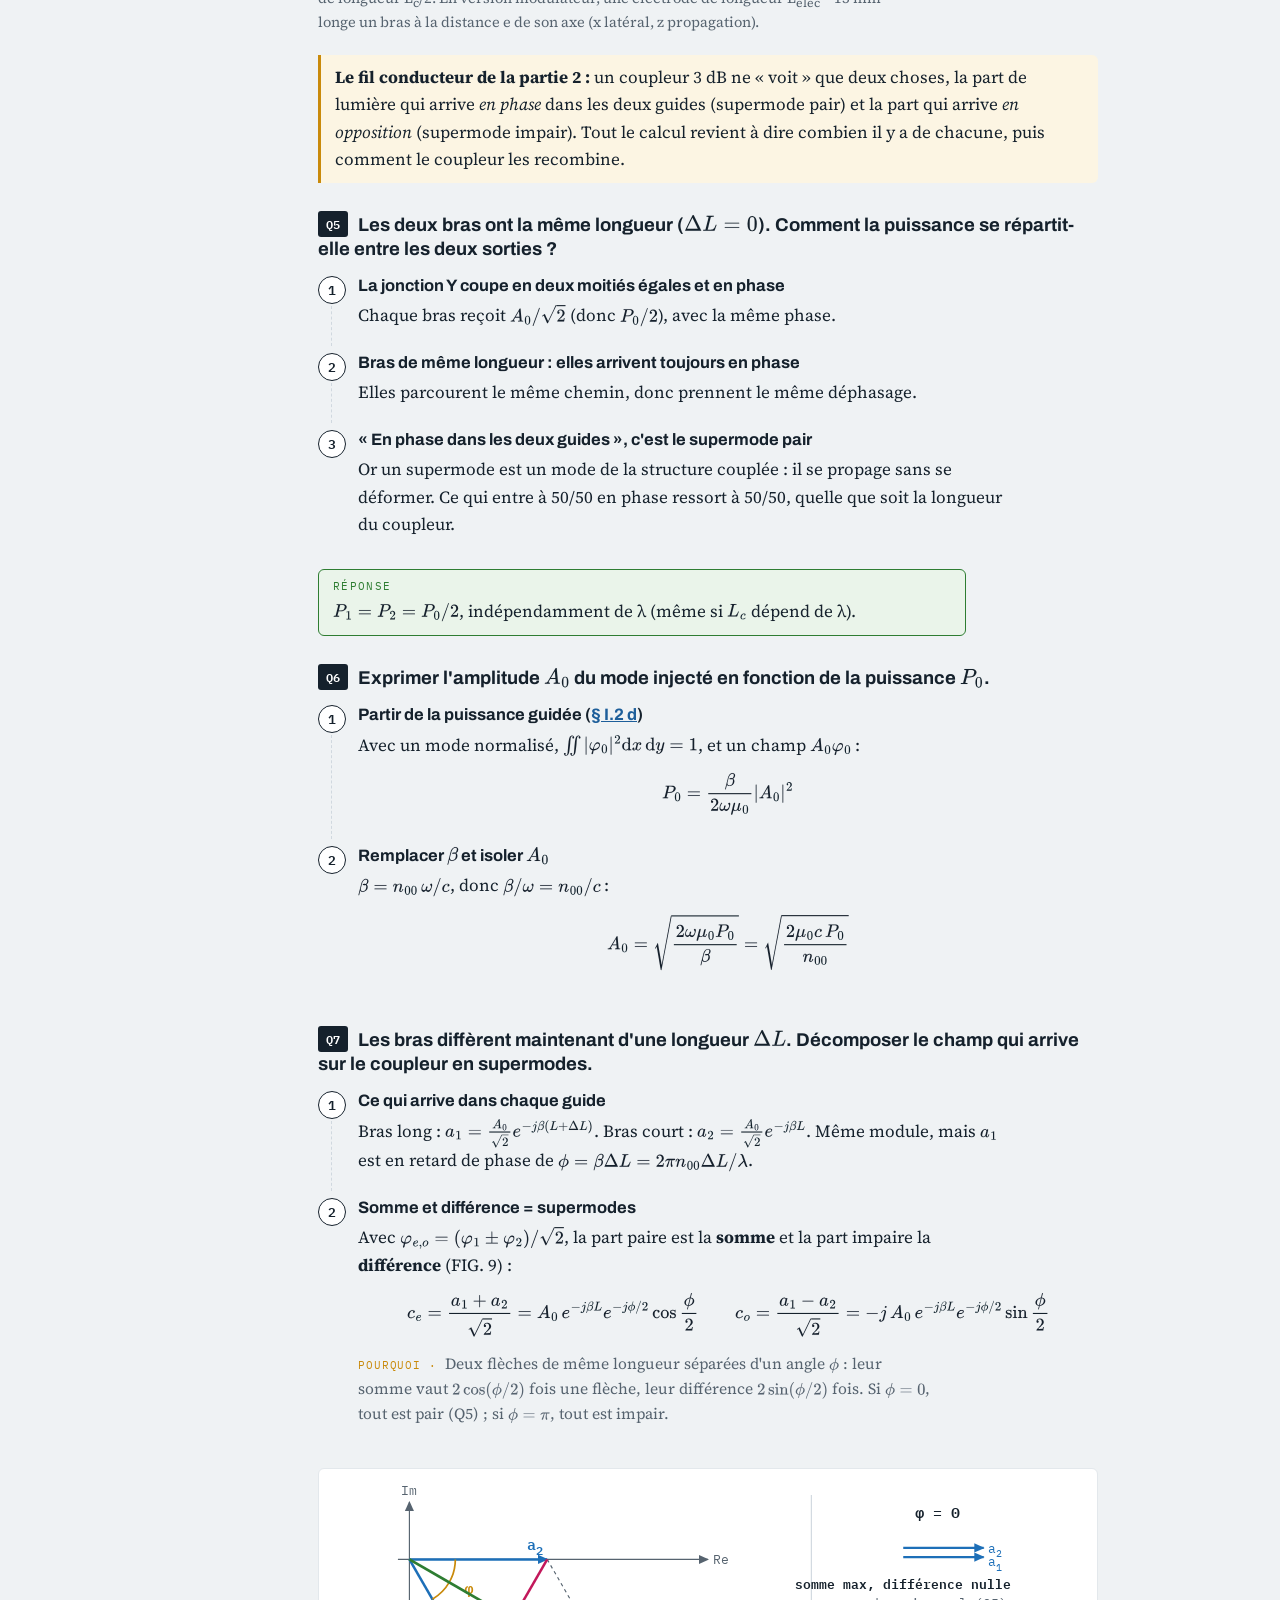
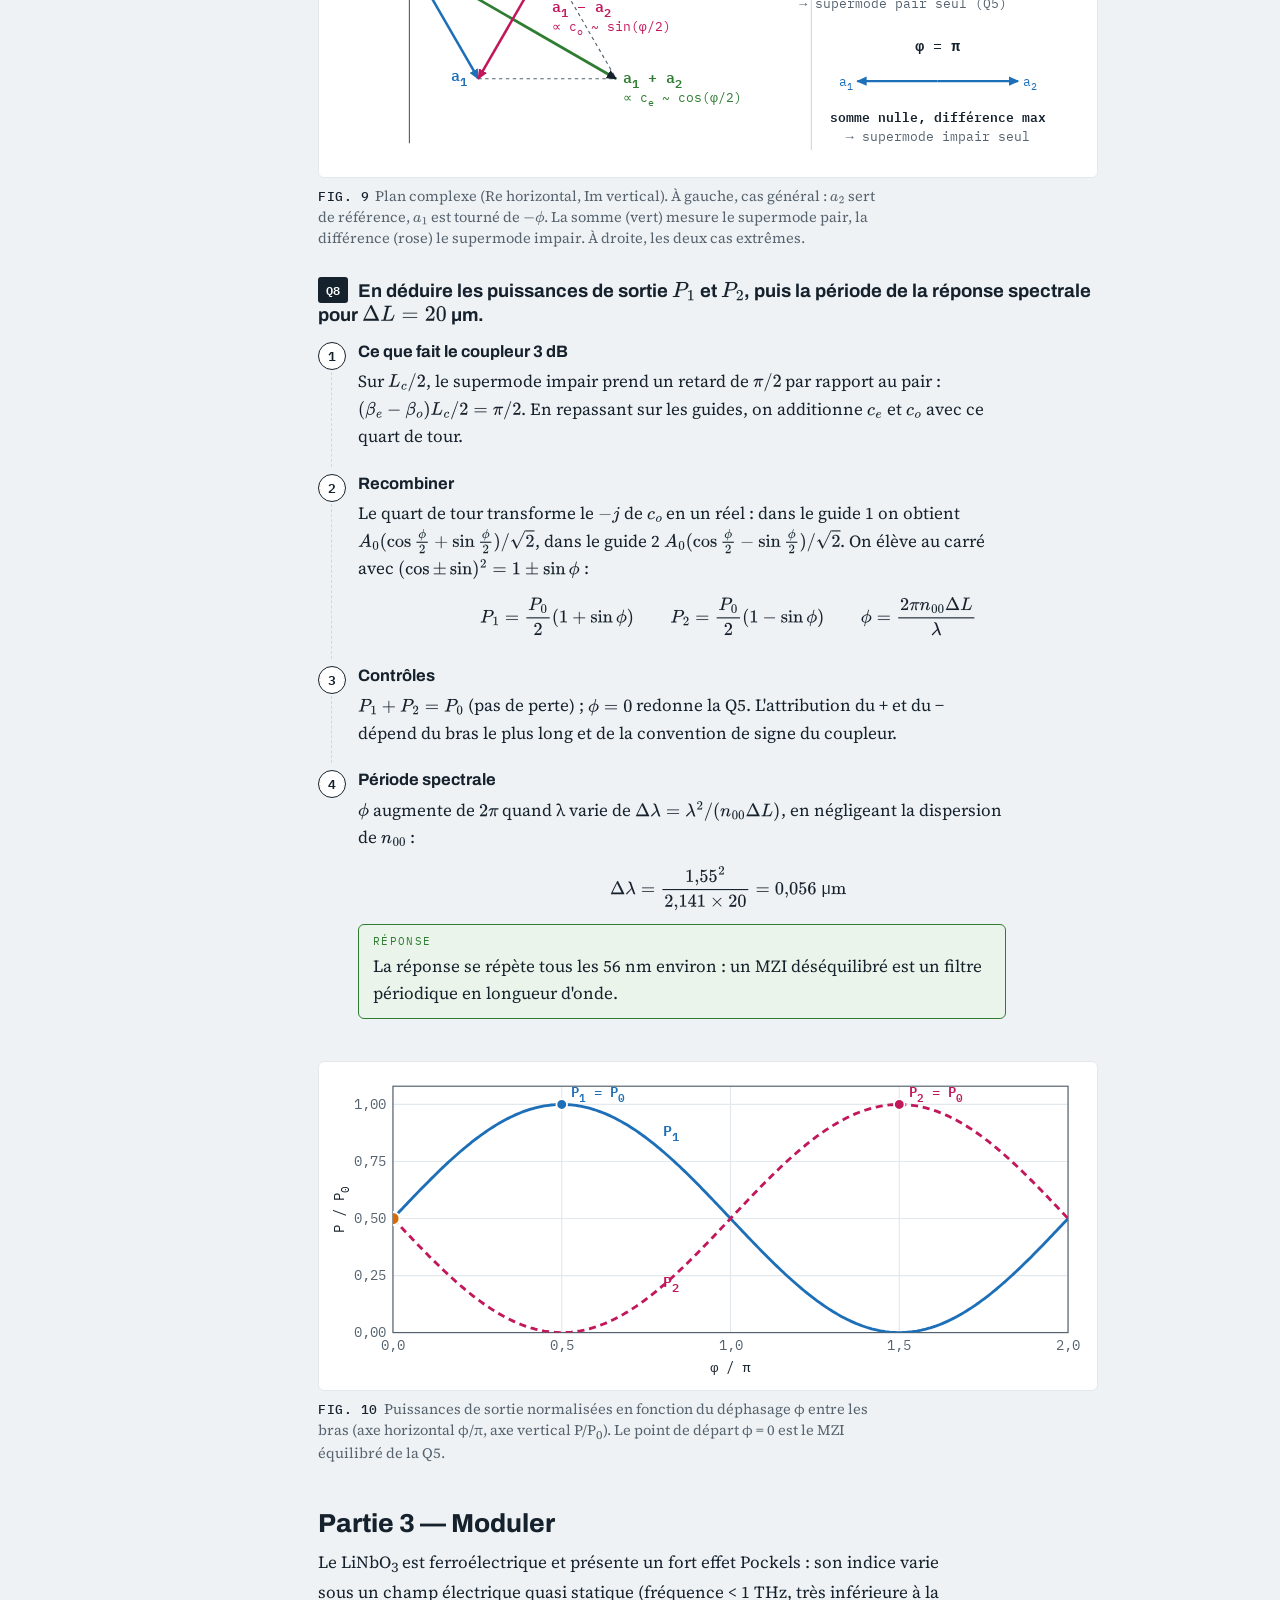
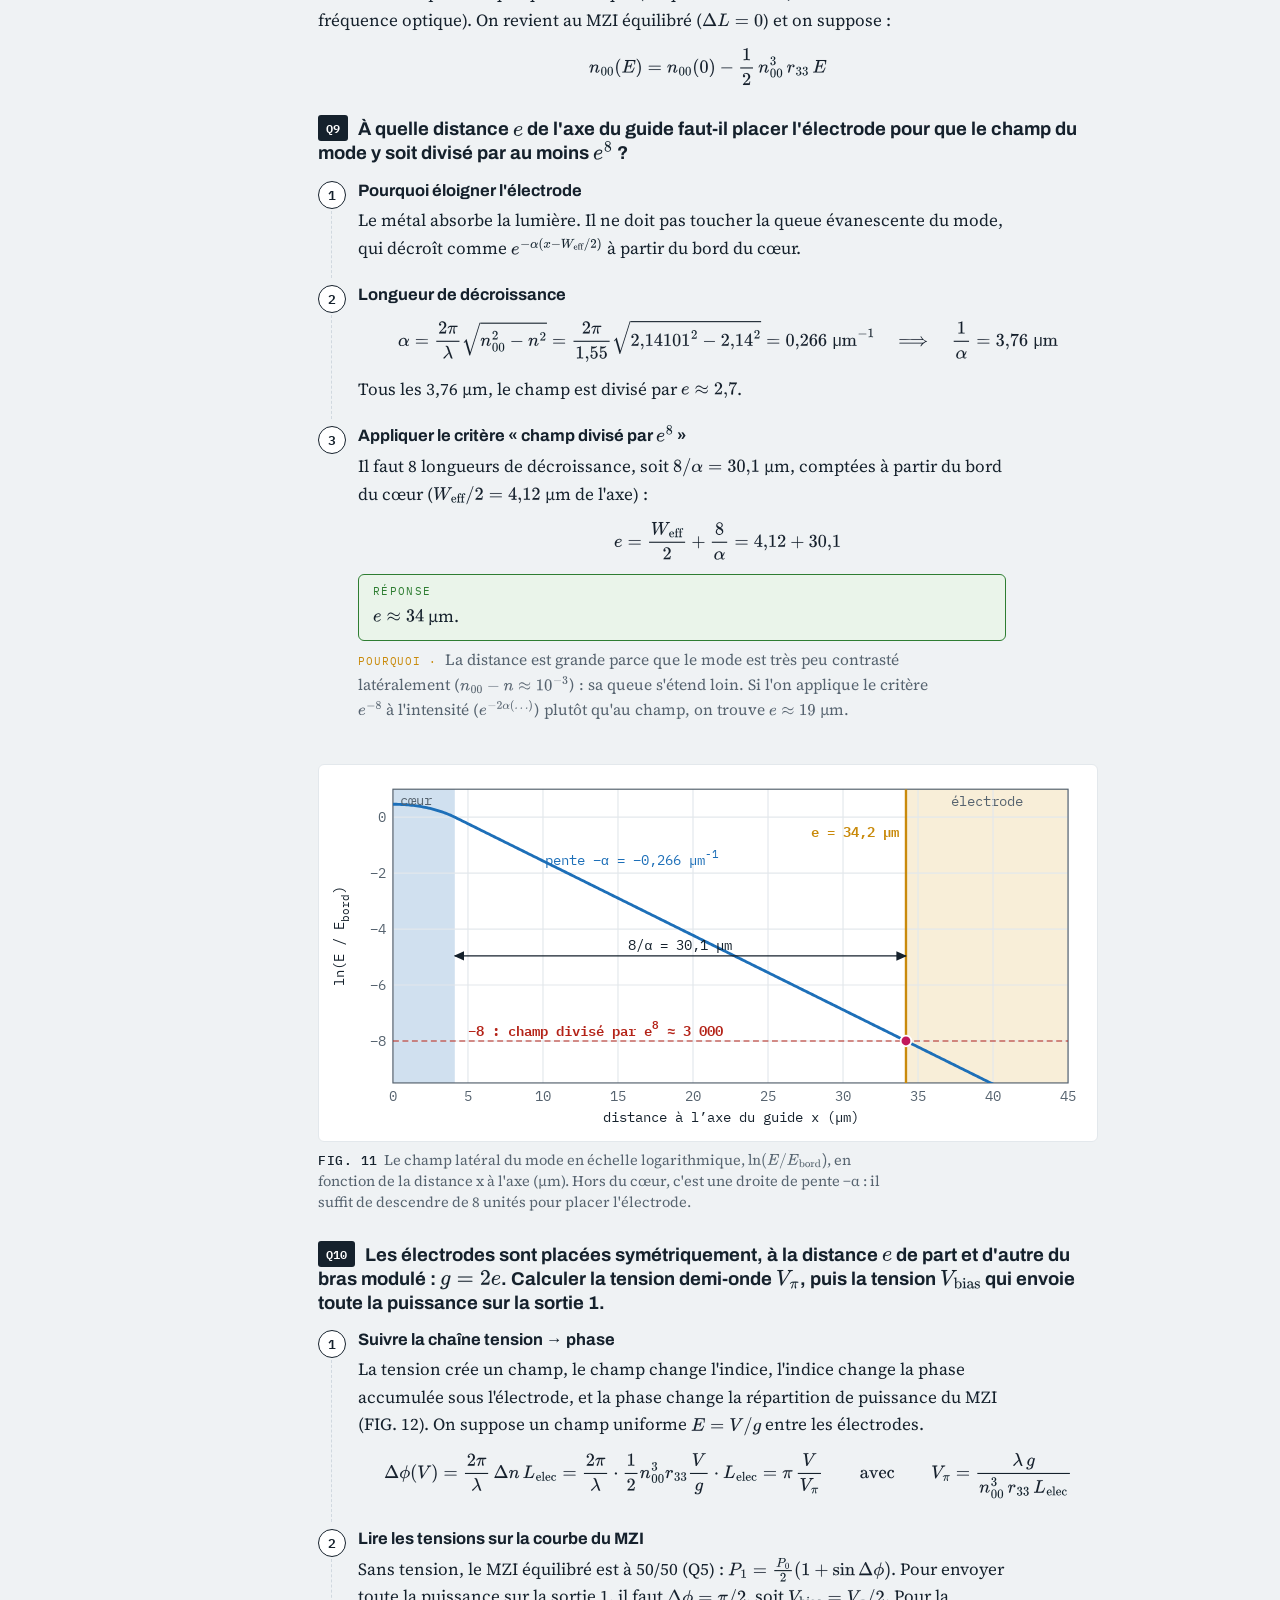
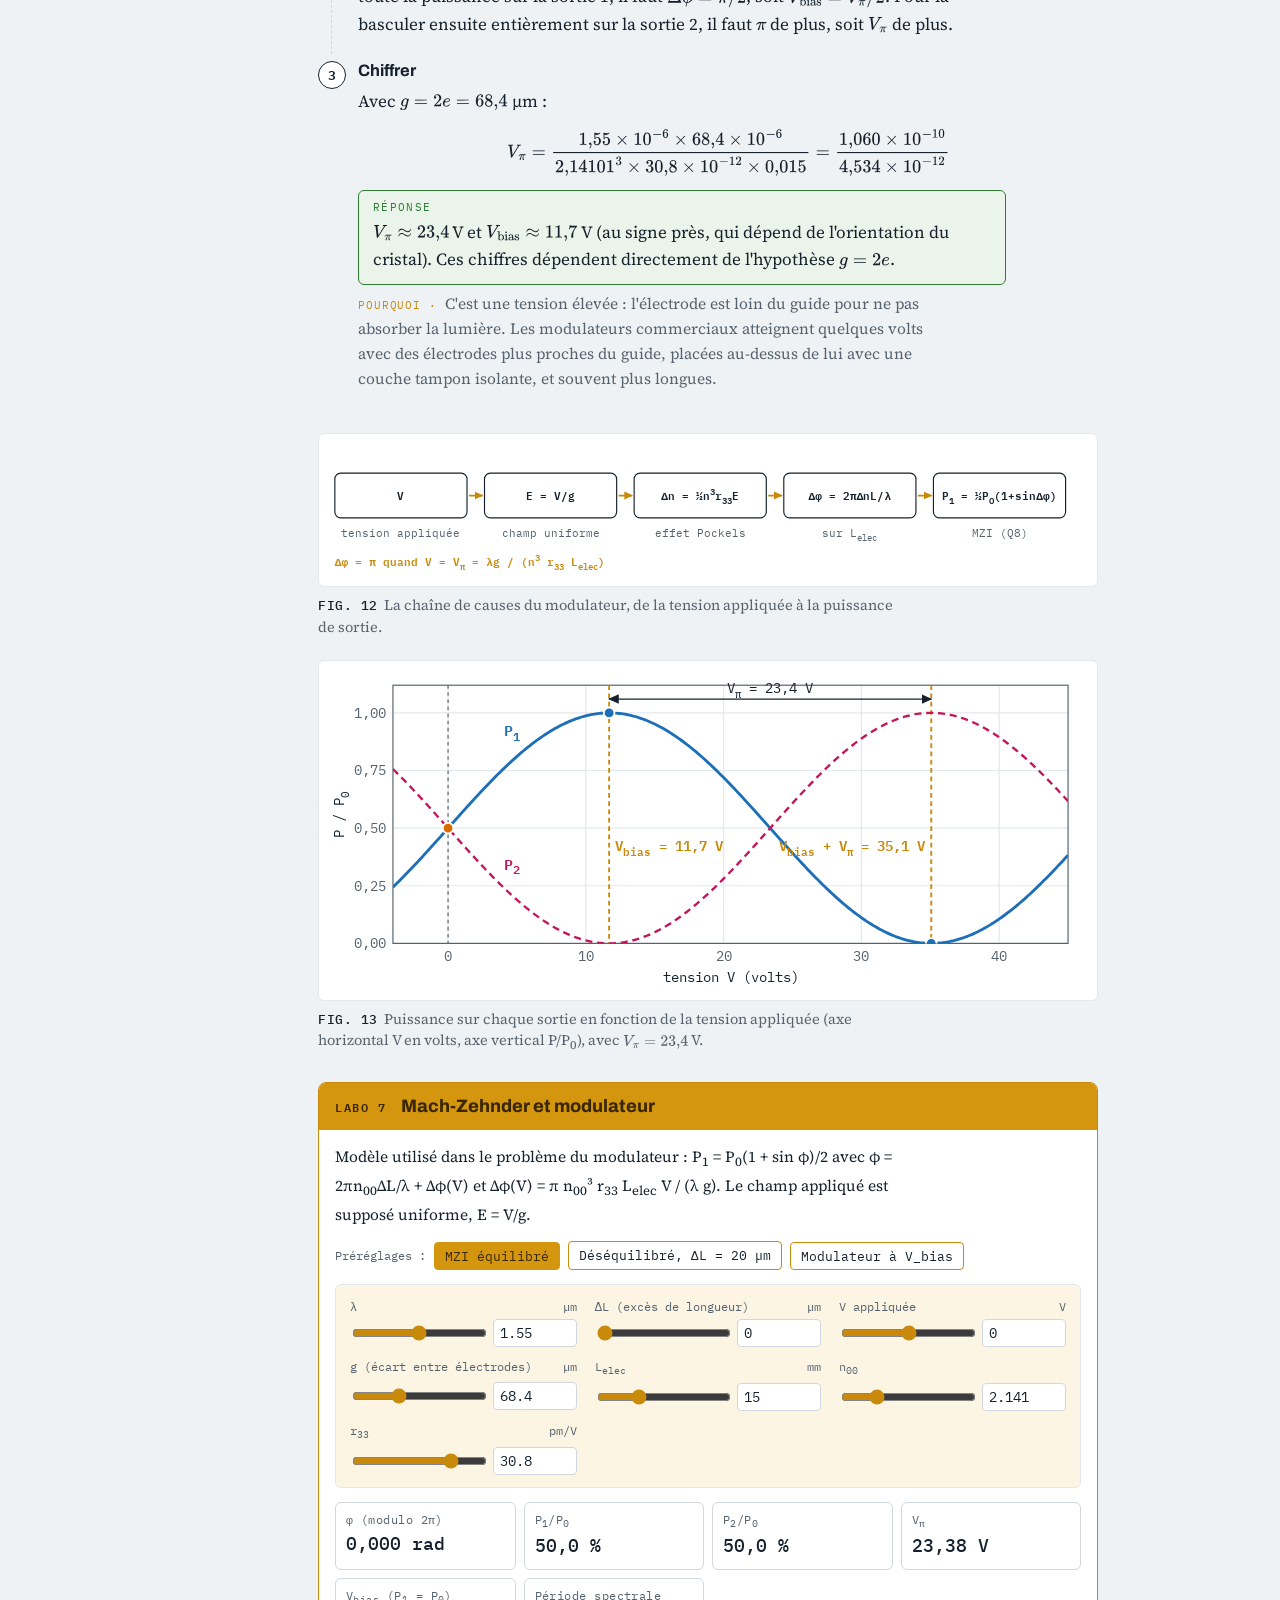
<file: photonique-integree/modulateur-electro-optique.html>
<!doctype html>
<html lang="fr">
<head>
<meta charset="utf-8">
<meta name="viewport" content="width=device-width,initial-scale=1,viewport-fit=cover">
<title>Modulateur électro-optique Mach-Zehnder en LiNbO₃ · Problème corrigé</title>
<meta name="claude:viewport-fit-sides" content="cover">
<meta name="description" content="Problème corrigé pas à pas : dimensionnement d&#x27;un guide Ti:LiNbO3 monomode par la méthode de l&#x27;indice effectif, interféromètre de Mach-Zehnder, effet Pockels, tension demi-onde Vπ.">
<meta property="og:title" content="Modulateur électro-optique Mach-Zehnder en LiNbO₃ · Problème corrigé">
<meta property="og:description" content="Problème corrigé pas à pas : dimensionnement d&#x27;un guide Ti:LiNbO3 monomode par la méthode de l&#x27;indice effectif, interféromètre de Mach-Zehnder, effet Pockels, tension demi-onde Vπ.">
<meta property="og:type" content="article">
<meta property="og:locale" content="fr_FR">
<meta property="og:site_name" content="Carnets scientifiques">
<meta name="theme-color" content="#EFF2F4" media="(prefers-color-scheme: light)">
<meta name="theme-color" content="#0E1317" media="(prefers-color-scheme: dark)">
<link rel="icon" href="../assets/favicon.svg" type="image/svg+xml">
<script>try{var t=localStorage.getItem('theme');if(t==='light'||t==='dark')document.documentElement.setAttribute('data-theme',t)}catch(e){}</script>
<link rel="preload" href="../assets/fonts/source-serif-4-latin-opsz-normal.woff2" as="font" type="font/woff2" crossorigin>
<link rel="stylesheet" href="../assets/fonts/polices.css">
<link rel="stylesheet" href="../assets/css/site.css">
<script defer src="../assets/js/mathjax-config.js"></script>
<script defer src="../assets/js/physique.js"></script>
<script defer src="../assets/js/trace.js"></script>
<script defer src="../assets/js/figures.js"></script>
<script defer src="../assets/js/labos.js"></script>
<script defer src="../assets/js/site.js"></script>
<script defer id="MathJax-script" src="../assets/vendor/mathjax/tex-svg-full.js"></script>
</head>
<body>
<a class="skip" href="#contenu">Aller au contenu</a>
<header class="topbar"><div class="topbar-in">
  <a class="brand" href="../index.html"><svg viewBox="0 0 22 22" aria-hidden="true"><rect x="1" y="2.5" width="20" height="4.5" rx="1" style="fill:var(--rule)"/><rect x="1" y="8.75" width="20" height="4.5" rx="1" style="fill:var(--amber)"/><rect x="1" y="15" width="20" height="4.5" rx="1" style="fill:var(--ink)"/></svg>Carnets scientifiques</a>
  <nav class="topnav" aria-label="Navigation du site">
    <a href="../photonique-integree/index.html" aria-current="page">Photonique intégrée</a>
    <a href="../photonique-integree/labos.html">Labos</a>
    <a href="../photonique-integree/fiche.html">Fiche</a>
    <a href="../a-propos.html">À propos</a>
  </nav>
  <button type="button" class="theme-btn" id="theme-toggle" aria-label="Changer de thème (automatique, clair, sombre)"><svg class="i-auto" viewBox="0 0 16 16" aria-hidden="true"><circle cx="8" cy="8" r="6" fill="none" stroke="currentColor" stroke-width="1.5"/><path d="M8 2a6 6 0 0 1 0 12z" fill="currentColor"/></svg><svg class="i-sun" viewBox="0 0 16 16" aria-hidden="true"><circle cx="8" cy="8" r="3.2" fill="currentColor"/><g stroke="currentColor" stroke-width="1.4" stroke-linecap="round"><path d="M8 1.2v1.6M8 13.2v1.6M1.2 8h1.6M13.2 8h1.6M3.2 3.2l1.1 1.1M11.7 11.7l1.1 1.1M3.2 12.8l1.1-1.1M11.7 4.3l1.1-1.1"/></g></svg><svg class="i-moon" viewBox="0 0 16 16" aria-hidden="true"><path d="M13.5 10.2A6 6 0 0 1 5.8 2.5a6 6 0 1 0 7.7 7.7z" fill="currentColor"/></svg><span>Thème : auto</span></button>
</div></header>
<div class="shell">
<aside class="side" aria-label="Sommaire">
  <p class="side-head"><a href="index.html">Photonique intégrée</a></p>
  <ol class="course">
    <li><a href="index.html"><span class="n">§</span><span>Sommaire du thème</span></a></li>
    <li><a href="equations-propagation.html"><span class="n">1</span><span>Équations de propagation</span></a></li>
    <li><a href="guide-plan.html"><span class="n">2</span><span>Le guide plan</span></a></li>
    <li><a href="guide-canal-indice-effectif.html"><span class="n">3</span><span>Guide canal et indice effectif</span></a></li>
    <li><a href="proprietes-des-modes.html"><span class="n">4</span><span>Propriétés des modes</span></a></li>
    <li><a href="coupleur-directionnel.html"><span class="n">5</span><span>Le coupleur directionnel</span></a></li>
    <li class="cur"><a href="modulateur-electro-optique.html" aria-current="page"><span class="n">6</span><span>Modulateur électro-optique</span></a><ol class="toc" id="toc-list"></ol></li>
    <li class="sep" aria-hidden="true"></li>
    <li><a href="fiche.html"><span class="n">Σ</span><span>Fiche de révision</span></a></li>
    <li><a href="labos.html"><span class="n">L</span><span>Tous les labos</span></a></li>
  </ol>
</aside>
<main id="contenu">
<div class="col">
<header class="hero">
  <nav class="crumbs" aria-label="Fil d'Ariane"><a href="../index.html">Accueil</a><span aria-hidden="true">/</span><a href="index.html">Photonique intégrée</a><span aria-hidden="true">/</span><span>Modulateur électro-optique</span></nav>
  <div class="eyebrow">Problème de synthèse · 6 / 6</div>
  <h1>Problème : un modulateur électro-optique</h1>
  <p class="lede">Un problème qui réunit tout le cours : on dimensionne un guide Ti:LiNbO₃ monomode, on l'insère dans un interféromètre de Mach-Zehnder, puis on le module par effet Pockels. Chaque question est corrigée pas à pas.</p>
  <div class="meta"><span>Guide canal : <b>x latéral</b>, <b>y vertical</b></span><span>Polarisation : <b>TM</b></span><a href="index.html#notations">Notations</a></div>
  <details class="toc-m"><summary>Dans cette page</summary><ol id="toc-list-m"></ol></details>
</header>
<div class="goals"><div><p class="gh">Objectifs</p><ul><li>Dimensionner un guide monomode sur une gamme de longueurs d'onde (temps de diffusion $t$, largeur $W$).</li><li>Analyser un interféromètre de Mach-Zehnder avec les supermodes du coupleur.</li><li>Calculer la tension demi-onde $V_\pi$ d'un modulateur à effet Pockels.</li></ul></div><div><p class="gh">Prérequis</p><ul><li><a href="guide-canal-indice-effectif.html">Méthode de l'indice effectif</a> et ses deux exercices.</li><li><a href="coupleur-directionnel.html">Le coupleur directionnel</a>.</li></ul></div></div>
<p class="note-src">Problème construit sur le modèle classique du modulateur Ti:LiNbO₃, avec des données réalistes propres à ce site. Toutes les valeurs des corrections sont recalculées par les solveurs du site.</p>
<h2 id="s-td3-0">Énoncé</h2>
<p>On veut réaliser un modulateur d'intensité pour les télécommunications optiques, sur un substrat de niobate de lithium (LiNbO<sub>3</sub>) en coupe Z. Les guides sont obtenus en diffusant à haute température une bande de titane déposée sur le substrat : le titane augmente localement l'indice. La largeur de la bande, $W$, et la durée de diffusion, $t$, fixent les dimensions du guide. Pour les calculs, on remplace le profil d'indice réel, gradué, par un modèle à saut d'indice.</p>
<figure>
  <div class="fig-scroll" id="fig-diff"></div>
  <figcaption><b>FIG. 1</b>À gauche, profil d'indice diffusé sous l'ouverture W du masque. À droite, modèle simplifié : rectangle d'indice n + Δn, de largeur W + (Dt)<sup>1/2</sup> et de profondeur 2(Dt)<sup>1/2</sup> (x latéral, y vertical, surface en y = 0).</figcaption>
</figure>
<div class="tbl"><table>
  <thead><tr><th>Donnée</th><th class="num">Valeur</th></tr></thead>
  <tbody>
    <tr><td>Bande de fonctionnement (monomode exigé)</td><td class="num">1,50 – 1,60 µm</td></tr>
    <tr><td>Indice du substrat $n$ (indice extraordinaire, supposé constant sur la bande)</td><td class="num">2,14</td></tr>
    <tr><td>Hausse d'indice due au titane $\Delta n$</td><td class="num">5 × 10<sup>−3</sup></td></tr>
    <tr><td>Coefficient de diffusion du titane $D$</td><td class="num">0,6 µm²/h</td></tr>
    <tr><td>Coefficient électro-optique $r_{33}$</td><td class="num">30,8 pm/V</td></tr>
    <tr><td>Longueur des électrodes $L_{\text{elec}}$</td><td class="num">15 mm</td></tr>
    <tr><td>Lithographie : motif minimal / précision</td><td class="num">1 µm / ±0,2 µm</td></tr>
  </tbody>
</table></div>
<div class="box warn">
  <span class="tag">Attention · polarisation</span>
  <p>Le modulateur exploite le coefficient $r_{33}$, le plus grand du LiNbO<sub>3</sub>. Il agit sur la composante du champ parallèle à l'axe optique du cristal, vertical en coupe Z : le mode utile est donc <strong>TM</strong> (champ électrique vertical), et c'est l'indice extraordinaire qui le concerne. Toute la conception du guide qui suit se fait en TM.</p>
</div>

<h2 id="s-td3-1">Partie 1 — Conception du guide</h2>
<p class="goal"><b>Le fil conducteur de la partie 1 :</b> c'est exactement la méthode des <a href="guide-canal-indice-effectif.html#td1">exercices sur l'EIM</a>. On découpe le guide en un guide plan <em>vertical</em> (qui dépend de la profondeur, donc de $t$) et un guide plan <em>latéral</em> (qui dépend de la largeur, donc de $W$). Pour chaque question, on se demande lequel des deux est concerné, puis on utilise la formule de coupure ou l'abaque b-V.</p>
<figure>
  <div class="fig-scroll" id="fig-mod-eim"></div>
  <figcaption><b>FIG. 2</b>Le guide du modulateur découpé par l'EIM. À gauche, la section (x latéral, y vertical, z sortant) : en TM, le champ E est vertical. ① Le guide vertical est fortement asymétrique (air d'un côté), E y est perpendiculaire aux couches : on le traite en TM. ② Le guide latéral est symétrique, E y est parallèle aux flancs : on le traite en TE.</figcaption>
</figure>

<p class="qh"><span class="qn">Q1</span>Lequel des deux paramètres de fabrication, $W$ ou $t$, décide si le mode fondamental est guidé ?</p>
<ol class="steps">
  <li><span class="st">Qui règle quoi ?</span>
    <p>$t$ fixe la profondeur $2\sqrt{Dt}$, donc le guide <em>vertical</em> ①. $W$ fixe la largeur $W + \sqrt{Dt}$, donc le guide <em>latéral</em> ②.</p></li>
  <li><span class="st">Le guide vertical a une coupure pour son fondamental</span>
    <p>Il est asymétrique (air $n = 1$ au-dessus, $n = 2{,}14$ en dessous). Dans la formule de coupure, le terme $\arctan(\dots)$ est non nul pour $m = 0$ : $d_{c,0} \gt 0$. Si la couche est trop fine (ou λ trop grande), même le fondamental n'est plus guidé.</p></li>
  <li><span class="st">Le guide latéral n'en a pas</span>
    <p>Il est symétrique ($n$ | $\nslab$ | $n$), donc $\nsub = \nsup$ et le $\arctan$ vaut $\arctan(0) = 0$ : $d_{c,0} = 0$. Le fondamental existe pour n'importe quelle largeur. $W$ ne sert qu'à décider quand le <em>deuxième</em> mode apparaît (c'est la Q3).</p></li>
</ol>
<div class="res">C'est $t$. La coupure du fondamental vient du guide vertical asymétrique, dont l'épaisseur $2\sqrt{Dt}$ dépend seulement de $t$.</div>

<p class="qh"><span class="qn">Q2</span>Encadrer la durée de diffusion $t$ pour que le guide soit monomode sur toute la bande, puis retenir $t = t_{\min} + (t_{\max} - t_{\min})/4$.</p>
<ol class="steps">
  <li><span class="st">Traduire « monomode sur toute la bande » en deux inégalités</span>
    <p>Sur la bande $1{,}50 \leqslant \lambda \leqslant 1{,}60$ µm, l'épaisseur $d = 2\sqrt{Dt}$ doit :</p>
    <ul>
      <li>guider le fondamental pour <em>toutes</em> les λ : $d \gt d_{c,0}(\lambda)$. Le cas le plus dur est la plus grande λ, car une grande longueur d'onde « voit » le guide plus petit. Donc $d \gt d_{c,0}(\lambda_{\max})$ ;</li>
      <li>ne <em>jamais</em> guider le mode 1 : $d \lt d_{c,1}(\lambda)$. Le cas le plus dur est la plus petite λ, qui « voit » le guide plus grand. Donc $d \lt d_{c,1}(\lambda_{\min})$.</li>
    </ul></li>
  <li><span class="st">Appliquer la formule de coupure en TM</span>
    <p>Avec $n_c = n + \Delta n = 2{,}145$, $\nsub = 2{,}14$, $\nsup = 1$ et le facteur TM $r = n_c^2/\nsup^2 = 4{,}60$ :</p>
    $$d_{c,m} = \frac{\lambda}{2\pi\sqrt{n_c^2 - \nsub^2}}\left[m\pi + \arctan\left(\frac{n_c^2}{\nsup^2}\sqrt{\frac{\nsub^2 - \nsup^2}{n_c^2 - \nsub^2}}\right)\right] = 1{,}0873\,\lambda\left[m\pi + 1{,}5540\right]$$</li>
  <li><span class="st">Prendre les deux valeurs utiles</span>
    <div class="tbl"><table>
      <thead><tr><th></th><th class="num">λ<sub>min</sub> = 1,50 µm</th><th class="num">λ<sub>max</sub> = 1,60 µm</th><th>Rôle</th></tr></thead>
      <tbody>
        <tr><td>$d_{c,0}$ (TM)</td><td class="num">2,535 µm</td><td class="num"><strong>2,703 µm</strong></td><td>épaisseur minimale</td></tr>
        <tr><td>$d_{c,1}$ (TM)</td><td class="num"><strong>7,658 µm</strong></td><td class="num">8,169 µm</td><td>épaisseur maximale</td></tr>
      </tbody>
    </table></div>
    $$2{,}703\ \text{µm} \lt 2\sqrt{Dt} \lt 7{,}658\ \text{µm}$$</li>
  <li><span class="st">Passer de l'épaisseur au temps</span>
    $$d = 2\sqrt{Dt} \iff t = \frac{d^2}{4D} \qquad t_{\min} = \frac{2{,}703^2}{4\times0{,}6} = 3{,}04\ \text{h} \qquad t_{\max} = \frac{7{,}658^2}{2{,}4} = 24{,}4\ \text{h}$$</li>
  <li><span class="st">Choisir $t$</span>
    <p>On se place dans le premier quart de l'intervalle : le fondamental est bien guidé, et on garde une large marge avant l'apparition du mode 1.</p>
    $$t = 3{,}04 + \frac{24{,}44 - 3{,}04}{4} = 8{,}39\ \text{h}$$
    <div class="res">$t \approx 8{,}4$ h (environ 8 h 25 min), soit une profondeur $2\sqrt{Dt} = 4{,}49$ µm et $\sqrt{Dt} = 2{,}24$ µm (valeur à réutiliser en Q3 et Q4).</div></li>
</ol>
<figure>
  <div class="fig-scroll" id="fig-mod-dc"></div>
  <figcaption><b>FIG. 3</b>Épaisseurs de coupure TM en fonction de λ (axe horizontal λ, axe vertical épaisseur d). Entre les deux courbes, un seul mode. La bande verte est la zone monomode sur <em>toute</em> la bande de fonctionnement : elle est bornée par le point bleu (bas, à λ<sub>max</sub>) et le point rose (haut, à λ<sub>min</sub>).</figcaption>
</figure>
<div class="box check">
  <span class="tag">Piège · le facteur TM</span>
  <p>Le facteur $n_c^2/\nsup^2$ s'oublie facilement dans $d_{c,1}$. Sans lui, on trouve 7,560 et 8,064 µm : ce sont les valeurs <strong>TE</strong>. En TM, les bonnes valeurs sont 7,658 et 8,169 µm. L'écart change peu le résultat ($t_{\max} = 23{,}8$ h au lieu de 24,4 h, puis $t = 8{,}24$ h au lieu de 8,39 h), mais la méthode serait fausse. Côté ordre de grandeur, on attend quelques heures de diffusion : un résultat en minutes ou en semaines signale une erreur d'unités ($D$ en µm²/h, $d$ en µm).</p>
</div>

<p class="qh"><span class="qn">Q3</span>Quelle largeur maximale $W_{\max}$ peut-on dessiner sur le masque ? Choisir $W$ en tenant compte de la précision de la lithographie.</p>
<ol class="steps">
  <li><span class="st">C'est le guide latéral qui est concerné</span>
    <p>Le deuxième mode qui risque d'apparaître quand on élargit est un mode <em>latéral</em> (deux lobes côte à côte). On travaille donc sur le guide ② : $n$ | $\nslab$ | $n$, de largeur $W_{\text{eff}} = W + \sqrt{Dt}$.</p></li>
  <li><span class="st">Il faut d'abord $\nslab$ : le guide vertical en TM</span>
    <p>Avec $d = 4{,}49$ µm, le guide vertical air / 2,145 / 2,14 n'a qu'un mode (Q2). Son indice s'obtient en résolvant l'équation de dispersion TM (<a href="guide-plan.html#lab1">labo 1</a>, polarisation TM) :</p>
    <div class="tbl"><table>
      <thead><tr><th>λ (µm)</th><th class="num">1,50</th><th class="num">1,55</th><th class="num">1,60</th></tr></thead>
      <tbody><tr><td>$\nslab$ (TM)</td><td class="num">2,14180</td><td class="num">2,14167</td><td class="num">2,14154</td></tr></tbody>
    </table></div>
    <p class="why">Ici on ne peut pas lire l'abaque, car il est tracé pour le TE (voir l'encadré « Attention » plus bas).</p></li>
  <li><span class="st">Polarisation du guide latéral : TE</span>
    <p>Le champ du mode TM est vertical. Dans le guide latéral, les « couches » sont les flancs verticaux : E leur est <strong>parallèle</strong>. C'est donc un problème TE, avec $r = 1$.</p></li>
  <li><span class="st">Réutiliser la formule de coupure de la Q2</span>
    <p>On reprend la même formule avec $n_c \to \nslab$, $\nsub = \nsup = n$, $r = 1$ et $m = 1$. Le guide étant symétrique, $\arctan\sqrt{(n^2 - n^2)/(\dots)} = \arctan 0 = 0$ et il ne reste que le terme $m\pi$ :</p>
    $$W_{\text{eff},c1} = \frac{\lambda}{2\pi\sqrt{\nslab^2 - n^2}}\left[\pi + 0\right] = \frac{\lambda}{2\sqrt{\nslab^2 - n^2}}$$
    <div class="tbl"><table>
      <thead><tr><th>λ (µm)</th><th class="num">1,50</th><th class="num">1,55</th><th class="num">1,60</th></tr></thead>
      <tbody><tr><td>$W_{\text{eff},c1}$ (µm)</td><td class="num"><strong>8,55</strong></td><td class="num">9,17</td><td class="num">9,86</td></tr></tbody>
    </table></div></li>
  <li><span class="st">Écrire l'inégalité : elle est stricte</span>
    <p>Le mode 1 existe dès que $W_{\text{eff}} \gt W_{\text{eff},c1}$. Exactement à $W_{\text{eff}} = W_{\text{eff},c1}$, il est pile à la coupure ($b = 0$, champ infiniment étalé) : c'est la frontière, on l'exclut. On veut qu'il n'existe à <em>aucune</em> longueur d'onde de la bande, donc on prend la valeur la plus petite, à $\lambda_{\min}$ :</p>
    $$W + \sqrt{Dt} \lt W_{\text{eff},c1}(\lambda_{\min}) = 8{,}55\ \text{µm} \quad\Longrightarrow\quad W \lt 8{,}55 - 2{,}24 = 6{,}30\ \text{µm}$$
    <p class="why">$W_{\max} = 6{,}30$ µm est une borne qu'on ne doit pas atteindre. Toute largeur strictement inférieure convient, la borne elle-même non.</p></li>
  <li><span class="st">Ajouter la précision de la lithographie</span>
    <p>La lithographie dessine $W$ à ±0,2 µm près : la largeur réelle est entre $W - 0{,}2$ et $W + 0{,}2$. Le pire cas est $W + 0{,}2$, qui doit lui aussi respecter l'inégalité :</p>
    $$W + 0{,}2 \lt 6{,}30 \quad\Longrightarrow\quad W \lt 6{,}10\ \text{µm}$$
    <div class="res">$W_{\max} = 6{,}30$ µm (exclu). On choisit $W = 6{,}0$ µm : même à +0,2 µm, on reste à 6,2 µm &lt; 6,30 µm, avec 0,1 µm de marge. C'est largement au-dessus du motif minimal de 1 µm.</div></li>
</ol>
<figure>
  <div class="fig-scroll" id="fig-mod-wc"></div>
  <figcaption><b>FIG. 4</b>Largeur effective de coupure du second mode latéral en fonction de λ (axe horizontal λ, axe vertical $W_{\text{eff}}$). Sous la courbe, un seul mode latéral. La bande orange est la largeur réalisée avec $W = 6{,}0 \pm 0{,}2$ µm : elle reste sous la courbe sur toute la bande, y compris au point le plus contraignant (λ<sub>min</sub>).</figcaption>
</figure>
<figure>
  <div class="fig-scroll" id="fig-mod-tol"></div>
  <figcaption><b>FIG. 5</b>La tolérance de la lithographie sur l'axe des largeurs W (µm). Avec $W = 6{,}0$, tout l'intervalle de fabrication reste à gauche de la limite. Avec $W = 6{,}2$, une partie des puces serait bimode.</figcaption>
</figure>
<div class="box warn">
  <span class="tag">Attention · pourquoi ne pas lire $\nslab$ sur l'abaque</span>
  <p>L'abaque b-V est tracé pour le <strong>TE</strong>. Le guide vertical est TM et, à l'interface avec l'air, le facteur $n_c^2/\nsup^2 = 4{,}6$ n'est pas négligeable. Une lecture TE donnerait $b \approx 0{,}38$ au lieu de 0,36, $\nslab \approx 2{,}14189$, puis $W_{\max} \approx 6{,}10$ µm : 0,2 µm d'écart, autant que toute la tolérance de la lithographie. Pour le guide <em>latéral</em> en revanche (TE, symétrique), l'abaque est exact : c'est ce qu'on utilise en Q4.</p>
</div>

<p class="qh"><span class="qn">Q4</span>Calculer l'indice effectif $n_{00}$ du mode fondamental à 1,55 µm.</p>
<ol class="steps">
  <li><span class="st">Le guide à traiter</span>
    <p>C'est le guide latéral de la Q3, à 1,55 µm : $n = 2{,}14$ | $\nslab = 2{,}14167$ | $n = 2{,}14$, de largeur $W_{\text{eff}} = 6{,}0 + 2{,}24 = 8{,}24$ µm. Symétrique et TE : $a = 0$, on peut utiliser l'abaque.</p></li>
  <li><span class="st">Calculer $V$</span>
    $$V = \frac{2\pi}{\lambda}\,W_{\text{eff}}\sqrt{\nslab^2 - n^2} = \frac{2\pi}{1{,}55}\times8{,}24\times\sqrt{2{,}14167^2 - 2{,}14^2} = 4{,}054\times8{,}24\times0{,}0845 = 2{,}82$$
    <p>$V = 2{,}82 \lt \pi$ : la courbe $q = 1$ n'a pas encore démarré, il n'y a qu'un mode. C'est cohérent avec la Q3.</p></li>
  <li><span class="st">Lire $b$ sur la courbe $a = 0$, $p = 0$</span>
    <p>On monte depuis $V = 2{,}82$ jusqu'à la courbe et on lit $b \approx 0{,}60$ (FIG. 6 ; valeur exacte 0,603).</p></li>
  <li><span class="st">Repasser en indice</span>
    $$n_{00}^2 = n^2 + b\left(\nslab^2 - n^2\right) = 4{,}5796 + 0{,}603\times0{,}00714 = 4{,}58391$$
    <div class="res">$n_{00} \approx 2{,}14101$ à 1,55 µm.</div></li>
  <li><span class="st">Contrôles</span>
    <p>$n = 2{,}14 \lt n_{00} \lt \nslab = 2{,}14167$ (FIG. 7) : le résultat est bien entre les deux indices qu'il combine. $b = 0{,}60$ signifie que $n_{00}^2$ a parcouru 60 % du chemin de $n^2$ à $\nslab^2$. Enfin, avec $W = 5{,}8$ ou $6{,}2$ µm on trouve 2,14099 et 2,14102 : l'imprécision de la lithographie ne change $n_{00}$ que de $2\times10^{-5}$.</p></li>
</ol>
<figure>
  <div class="fig-scroll" id="fig-mod-bv"></div>
  <figcaption><b>FIG. 6</b>Lecture de l'abaque pour le guide latéral ($a = 0$ ; axe horizontal V, axe vertical b). La courbe du mode $q = 1$ ne commence qu'à $V = \pi$ : avec $V = 2{,}82$, on est à gauche, donc monomode.</figcaption>
</figure>
<figure>
  <div class="fig-scroll" id="fig-mod-lad"></div>
  <figcaption><b>FIG. 7</b>Échelle des indices à 1,55 µm (axe horizontal : indice). Le cœur 2,145 est hors cadre, à droite. En rouge, la valeur fausse qu'aurait donnée l'abaque TE pour le guide vertical.</figcaption>
</figure>

<h2 id="s-td3-2">Partie 2 — Interféromètre de Mach-Zehnder</h2>
<p>Le guide est inséré dans un interféromètre : une jonction Y partage la lumière entre deux bras, qu'un coupleur 3 dB recombine en sortie.</p>
<figure>
  <div class="fig-scroll" id="fig-mzi"></div>
  <figcaption><b>FIG. 8</b>Mach-Zehnder : jonction Y, deux bras (longueurs L + ΔL et L), coupleur 3 dB de longueur L<sub>c</sub>/2. En version modulateur, une électrode de longueur L<sub>elec</sub> = 15 mm longe un bras à la distance e de son axe (x latéral, z propagation).</figcaption>
</figure>
<p class="goal"><b>Le fil conducteur de la partie 2 :</b> un coupleur 3 dB ne « voit » que deux choses, la part de lumière qui arrive <em>en phase</em> dans les deux guides (supermode pair) et la part qui arrive <em>en opposition</em> (supermode impair). Tout le calcul revient à dire combien il y a de chacune, puis comment le coupleur les recombine.</p>

<p class="qh"><span class="qn">Q5</span>Les deux bras ont la même longueur ($\Delta L = 0$). Comment la puissance se répartit-elle entre les deux sorties ?</p>
<ol class="steps">
  <li><span class="st">La jonction Y coupe en deux moitiés égales et en phase</span>
    <p>Chaque bras reçoit $A_0/\sqrt2$ (donc $P_0/2$), avec la même phase.</p></li>
  <li><span class="st">Bras de même longueur : elles arrivent toujours en phase</span>
    <p>Elles parcourent le même chemin, donc prennent le même déphasage.</p></li>
  <li><span class="st">« En phase dans les deux guides », c'est le supermode pair</span>
    <p>Or un supermode est un mode de la structure couplée : il se propage sans se déformer. Ce qui entre à 50/50 en phase ressort à 50/50, quelle que soit la longueur du coupleur.</p></li>
</ol>
<div class="res">$P_1 = P_2 = P_0/2$, indépendamment de λ (même si $L_c$ dépend de λ).</div>

<p class="qh"><span class="qn">Q6</span>Exprimer l'amplitude $A_0$ du mode injecté en fonction de la puissance $P_0$.</p>
<ol class="steps">
  <li><span class="st">Partir de la puissance guidée (<a href="guide-plan.html#s-1-2d">§ I.2 d</a>)</span>
    <p>Avec un mode normalisé, $\iint|\varphi_0|^2\dd x\,\dd y = 1$, et un champ $A_0\varphi_0$ :</p>
    $$P_0 = \frac{\beta}{2\omega\mu_0}|A_0|^2$$</li>
  <li><span class="st">Remplacer $\beta$ et isoler $A_0$</span>
    <p>$\beta = n_{00}\,\omega/c$, donc $\beta/\omega = n_{00}/c$ :</p>
    $$A_0 = \sqrt{\frac{2\omega\mu_0P_0}{\beta}} = \sqrt{\frac{2\mu_0c\,P_0}{n_{00}}}$$</li>
</ol>

<p class="qh"><span class="qn">Q7</span>Les bras diffèrent maintenant d'une longueur $\Delta L$. Décomposer le champ qui arrive sur le coupleur en supermodes.</p>
<ol class="steps">
  <li><span class="st">Ce qui arrive dans chaque guide</span>
    <p>Bras long : $a_1 = \frac{A_0}{\sqrt2}e^{-j\beta(L + \Delta L)}$. Bras court : $a_2 = \frac{A_0}{\sqrt2}e^{-j\beta L}$. Même module, mais $a_1$ est en retard de phase de $\phi = \beta\Delta L = 2\pi n_{00}\Delta L/\lambda$.</p></li>
  <li><span class="st">Somme et différence = supermodes</span>
    <p>Avec $\varphi_{e,o} = (\varphi_1 \pm \varphi_2)/\sqrt2$, la part paire est la <strong>somme</strong> et la part impaire la <strong>différence</strong> (FIG. 9) :</p>
    $$c_e = \frac{a_1 + a_2}{\sqrt2} = A_0\,e^{-j\beta L}e^{-j\phi/2}\cos\frac{\phi}{2} \qquad c_o = \frac{a_1 - a_2}{\sqrt2} = -j\,A_0\,e^{-j\beta L}e^{-j\phi/2}\sin\frac{\phi}{2}$$
    <p class="why">Deux flèches de même longueur séparées d'un angle $\phi$ : leur somme vaut $2\cos(\phi/2)$ fois une flèche, leur différence $2\sin(\phi/2)$ fois. Si $\phi = 0$, tout est pair (Q5) ; si $\phi = \pi$, tout est impair.</p></li>
</ol>
<figure>
  <div class="fig-scroll" id="fig-phasor"></div>
  <figcaption><b>FIG. 9</b>Plan complexe (Re horizontal, Im vertical). À gauche, cas général : $a_2$ sert de référence, $a_1$ est tourné de $-\phi$. La somme (vert) mesure le supermode pair, la différence (rose) le supermode impair. À droite, les deux cas extrêmes.</figcaption>
</figure>

<p class="qh"><span class="qn">Q8</span>En déduire les puissances de sortie $P_1$ et $P_2$, puis la période de la réponse spectrale pour $\Delta L = 20$ µm.</p>
<ol class="steps">
  <li><span class="st">Ce que fait le coupleur 3 dB</span>
    <p>Sur $L_c/2$, le supermode impair prend un retard de $\pi/2$ par rapport au pair : $(\beta_e - \beta_o)L_c/2 = \pi/2$. En repassant sur les guides, on additionne $c_e$ et $c_o$ avec ce quart de tour.</p></li>
  <li><span class="st">Recombiner</span>
    <p>Le quart de tour transforme le $-j$ de $c_o$ en un réel : dans le guide 1 on obtient $A_0(\cos\frac{\phi}{2} + \sin\frac{\phi}{2})/\sqrt2$, dans le guide 2 $A_0(\cos\frac{\phi}{2} - \sin\frac{\phi}{2})/\sqrt2$. On élève au carré avec $(\cos \pm \sin)^2 = 1 \pm \sin\phi$ :</p>
    $$P_1 = \frac{P_0}{2}\left(1 + \sin\phi\right) \qquad P_2 = \frac{P_0}{2}\left(1 - \sin\phi\right) \qquad \phi = \frac{2\pi n_{00}\Delta L}{\lambda}$$</li>
  <li><span class="st">Contrôles</span>
    <p>$P_1 + P_2 = P_0$ (pas de perte) ; $\phi = 0$ redonne la Q5. L'attribution du + et du − dépend du bras le plus long et de la convention de signe du coupleur.</p></li>
  <li><span class="st">Période spectrale</span>
    <p>$\phi$ augmente de $2\pi$ quand λ varie de $\Delta\lambda = \lambda^2/(n_{00}\Delta L)$, en négligeant la dispersion de $n_{00}$ :</p>
    $$\Delta\lambda = \frac{1{,}55^2}{2{,}141\times20} = 0{,}056\ \text{µm}$$
    <div class="res">La réponse se répète tous les 56 nm environ : un MZI déséquilibré est un filtre périodique en longueur d'onde.</div></li>
</ol>
<figure>
  <div class="fig-scroll" id="fig-mzi-resp"></div>
  <figcaption><b>FIG. 10</b>Puissances de sortie normalisées en fonction du déphasage φ entre les bras (axe horizontal φ/π, axe vertical P/P<sub>0</sub>). Le point de départ φ = 0 est le MZI équilibré de la Q5.</figcaption>
</figure>

<h2 id="s-td3-3">Partie 3 — Moduler</h2>
<p>Le LiNbO<sub>3</sub> est ferroélectrique et présente un fort effet Pockels : son indice varie sous un champ électrique quasi statique (fréquence &lt; 1 THz, très inférieure à la fréquence optique). On revient au MZI équilibré ($\Delta L = 0$) et on suppose :</p>
$$n_{00}(E) = n_{00}(0) - \frac{1}{2}\,n_{00}^3\,r_{33}\,E$$

<p class="qh"><span class="qn">Q9</span>À quelle distance $e$ de l'axe du guide faut-il placer l'électrode pour que le champ du mode y soit divisé par au moins $e^8$ ?</p>
<ol class="steps">
  <li><span class="st">Pourquoi éloigner l'électrode</span>
    <p>Le métal absorbe la lumière. Il ne doit pas toucher la queue évanescente du mode, qui décroît comme $e^{-\alpha(x - W_{\text{eff}}/2)}$ à partir du bord du cœur.</p></li>
  <li><span class="st">Longueur de décroissance</span>
    $$\alpha = \frac{2\pi}{\lambda}\sqrt{n_{00}^2 - n^2} = \frac{2\pi}{1{,}55}\sqrt{2{,}14101^2 - 2{,}14^2} = 0{,}266\ \text{µm}^{-1} \quad\Longrightarrow\quad \frac{1}{\alpha} = 3{,}76\ \text{µm}$$
    <p>Tous les 3,76 µm, le champ est divisé par $e \approx 2{,}7$.</p></li>
  <li><span class="st">Appliquer le critère « champ divisé par $e^8$ »</span>
    <p>Il faut 8 longueurs de décroissance, soit $8/\alpha = 30{,}1$ µm, comptées à partir du bord du cœur ($W_{\text{eff}}/2 = 4{,}12$ µm de l'axe) :</p>
    $$e = \frac{W_{\text{eff}}}{2} + \frac{8}{\alpha} = 4{,}12 + 30{,}1$$
    <div class="res">$e \approx 34$ µm.</div>
    <p class="why">La distance est grande parce que le mode est très peu contrasté latéralement ($n_{00} - n \approx 10^{-3}$) : sa queue s'étend loin. Si l'on applique le critère $e^{-8}$ à l'intensité ($e^{-2\alpha(\dots)}$) plutôt qu'au champ, on trouve $e \approx 19$ µm.</p></li>
</ol>
<figure>
  <div class="fig-scroll" id="fig-mod-decay"></div>
  <figcaption><b>FIG. 11</b>Le champ latéral du mode en échelle logarithmique, $\ln(E/E_{\text{bord}})$, en fonction de la distance x à l'axe (µm). Hors du cœur, c'est une droite de pente −α : il suffit de descendre de 8 unités pour placer l'électrode.</figcaption>
</figure>

<p class="qh"><span class="qn">Q10</span>Les électrodes sont placées symétriquement, à la distance $e$ de part et d'autre du bras modulé : $g = 2e$. Calculer la tension demi-onde $V_\pi$, puis la tension $V_{\text{bias}}$ qui envoie toute la puissance sur la sortie 1.</p>
<ol class="steps">
  <li><span class="st">Suivre la chaîne tension → phase</span>
    <p>La tension crée un champ, le champ change l'indice, l'indice change la phase accumulée sous l'électrode, et la phase change la répartition de puissance du MZI (FIG. 12). On suppose un champ uniforme $E = V/g$ entre les électrodes.</p>
    $$\Delta\phi(V) = \frac{2\pi}{\lambda}\,\Delta n\,L_{\text{elec}} = \frac{2\pi}{\lambda}\cdot\frac{1}{2}n_{00}^3r_{33}\frac{V}{g}\cdot L_{\text{elec}} = \pi\,\frac{V}{V_\pi} \qquad\text{avec}\qquad V_\pi = \frac{\lambda\,g}{n_{00}^3\,r_{33}\,L_{\text{elec}}}$$</li>
  <li><span class="st">Lire les tensions sur la courbe du MZI</span>
    <p>Sans tension, le MZI équilibré est à 50/50 (Q5) : $P_1 = \frac{P_0}{2}\left(1 + \sin\Delta\phi\right)$. Pour envoyer toute la puissance sur la sortie 1, il faut $\Delta\phi = \pi/2$, soit $V_{\text{bias}} = V_\pi/2$. Pour la basculer ensuite entièrement sur la sortie 2, il faut $\pi$ de plus, soit $V_\pi$ de plus.</p></li>
  <li><span class="st">Chiffrer</span>
    <p>Avec $g = 2e = 68{,}4$ µm :</p>
    $$V_\pi = \frac{1{,}55\times10^{-6}\times68{,}4\times10^{-6}}{2{,}14101^3\times30{,}8\times10^{-12}\times0{,}015} = \frac{1{,}060\times10^{-10}}{4{,}534\times10^{-12}}$$
    <div class="res">$V_\pi \approx 23{,}4$ V et $V_{\text{bias}} \approx 11{,}7$ V (au signe près, qui dépend de l'orientation du cristal). Ces chiffres dépendent directement de l'hypothèse $g = 2e$.</div>
    <p class="why">C'est une tension élevée : l'électrode est loin du guide pour ne pas absorber la lumière. Les modulateurs commerciaux atteignent quelques volts avec des électrodes plus proches du guide, placées au-dessus de lui avec une couche tampon isolante, et souvent plus longues.</p></li>
</ol>
<figure>
  <div class="fig-scroll" id="fig-chain"></div>
  <figcaption><b>FIG. 12</b>La chaîne de causes du modulateur, de la tension appliquée à la puissance de sortie.</figcaption>
</figure>
<figure>
  <div class="fig-scroll" id="fig-mod-pv"></div>
  <figcaption><b>FIG. 13</b>Puissance sur chaque sortie en fonction de la tension appliquée (axe horizontal V en volts, axe vertical P/P<sub>0</sub>), avec $V_\pi = 23{,}4$ V.</figcaption>
</figure>

<section class="lab mj-ignore" id="lab7">
  <div class="lab-head"><span class="lab-id">Labo 7</span><span class="lab-name">Mach-Zehnder et modulateur</span></div>
  <div class="lab-body" id="lab7-body"></div>
</section>

<h2 id="testez-vous">Testez-vous</h2>
<p>Cherchez la réponse avant de déplier la question.</p>
<div class="quiz">
<details><summary>Pourquoi tout le dimensionnement se fait-il en polarisation TM ?</summary><div class="ans"><p>Le modulateur exploite $r_{33}$, le plus grand coefficient électro-optique du niobate de lithium. Il n'agit que sur la composante du champ parallèle à l'axe optique du cristal, ici vertical : le mode utile doit avoir un champ électrique vertical, c'est-à-dire être TM.</p></div></details>
<details><summary>On double la longueur d'électrode. Que devient $V_\pi$ ?</summary><div class="ans"><p>Elle est divisée par deux, puisque $V_\pi = \lambda g/(n^3r_{33}L_{\text{elec}})$. En contrepartie, une électrode plus longue a une capacité plus grande, ce qui limite la vitesse de modulation.</p></div></details>
<details><summary>Pourquoi ne pas rapprocher l'électrode du guide pour baisser $V_\pi$ ?</summary><div class="ans"><p>$V_\pi$ est proportionnelle à l'écart $g$ entre électrodes, donc rapprocher l'électrode la réduit. Mais le métal absorbe la queue évanescente du mode : trop près, les pertes deviennent importantes. Le critère de la Q9 fixe ce compromis.</p></div></details>
<details><summary>Pourquoi un MZI équilibré sans tension partage-t-il la puissance à 50/50, quelle que soit la longueur d'onde ?</summary><div class="ans"><p>Les deux bras arrivent en phase au coupleur : c'est exactement le supermode pair, qui traverse le coupleur sans se déformer. Le résultat ne dépend donc pas de $L_c$, qui varie pourtant avec λ.</p></div></details>
</div>
<nav class="pager" aria-label="Pages voisines"><a class="prev" href="coupleur-directionnel.html"><span class="pl">← Précédent</span><span class="pt">Le coupleur directionnel</span></a><a class="next" href="fiche.html"><span class="pl">Suivant →</span><span class="pt">Fiche de révision</span></a></nav>
</div>
</main>
</div>
<footer class="site-foot">
  <span>Textes et figures sous licence <a href="https://creativecommons.org/licenses/by-nc-sa/4.0/deed.fr" rel="license">CC BY-NC-SA 4.0</a>. Aucun cookie, aucun traceur.</span>
  <nav aria-label="Pied de page"><a href="../a-propos.html">À propos et mentions légales</a></nav>
</footer>
</body>
</html>
</file>
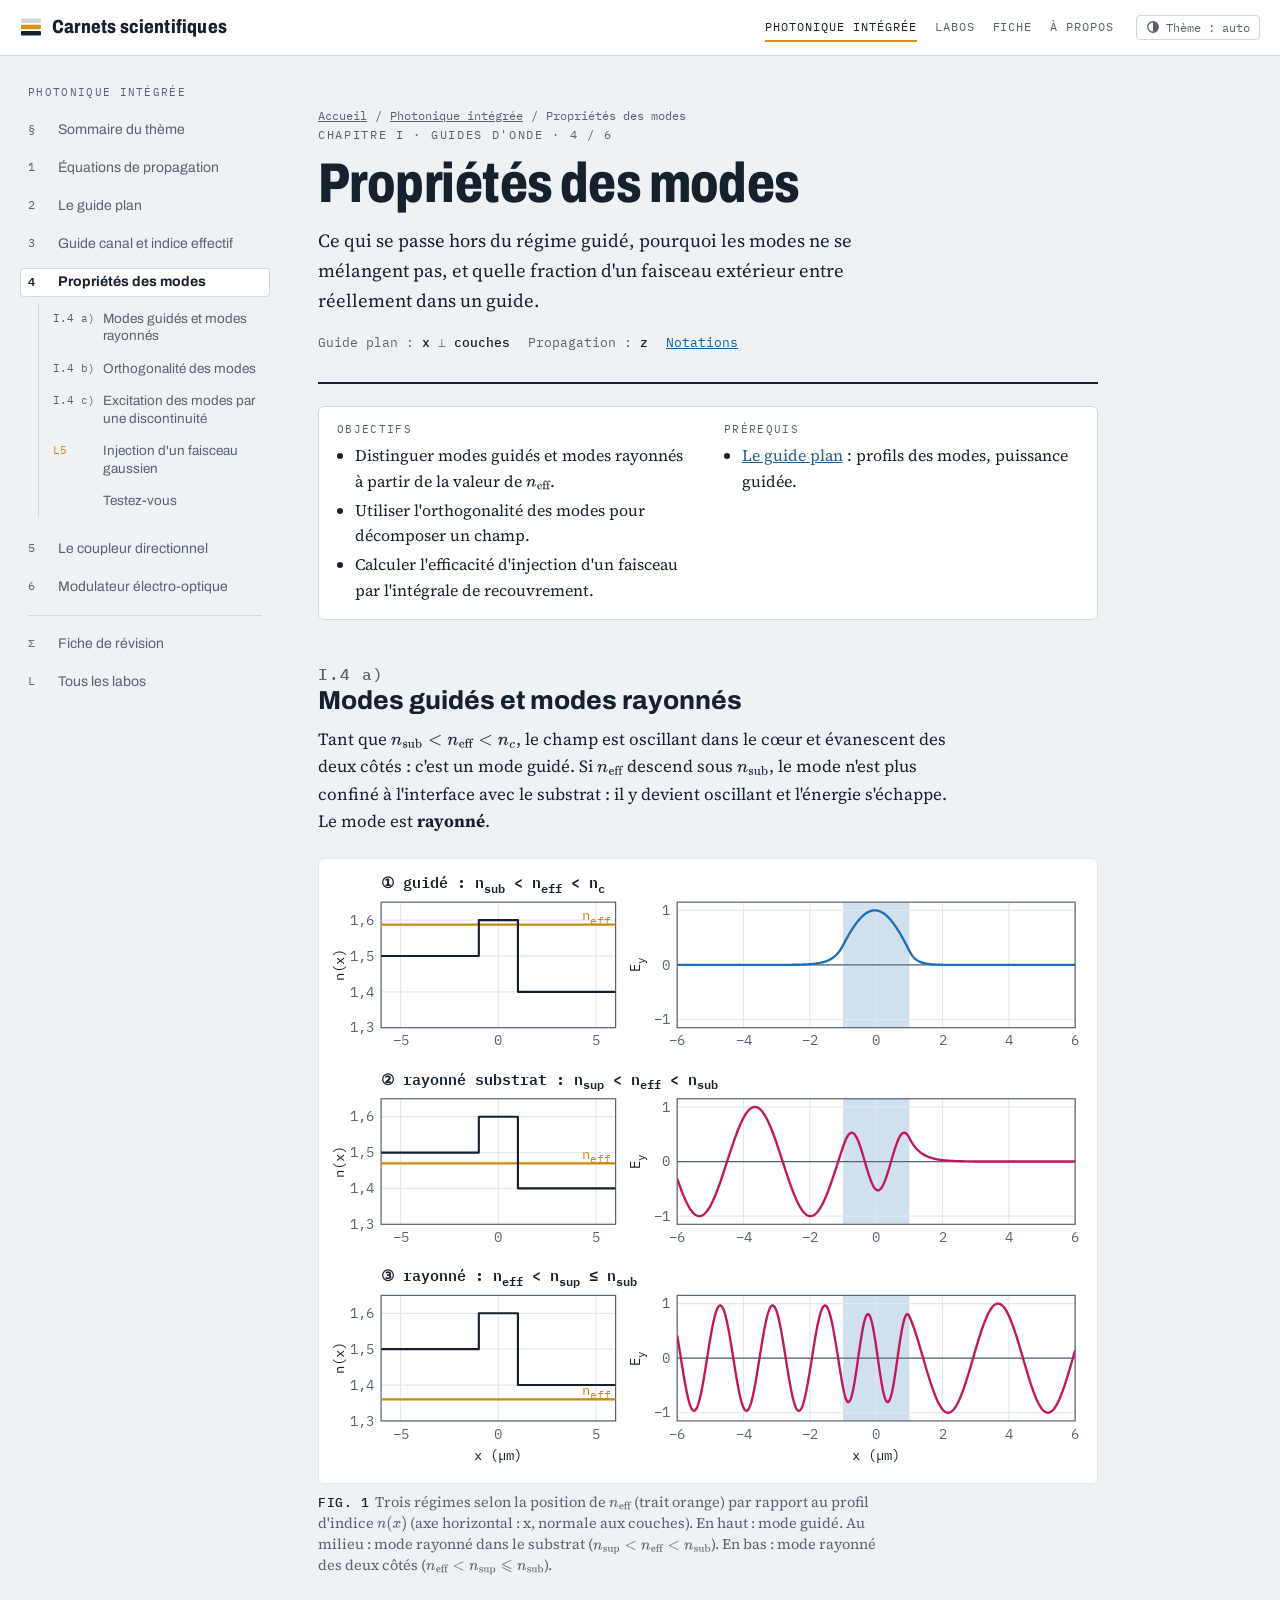
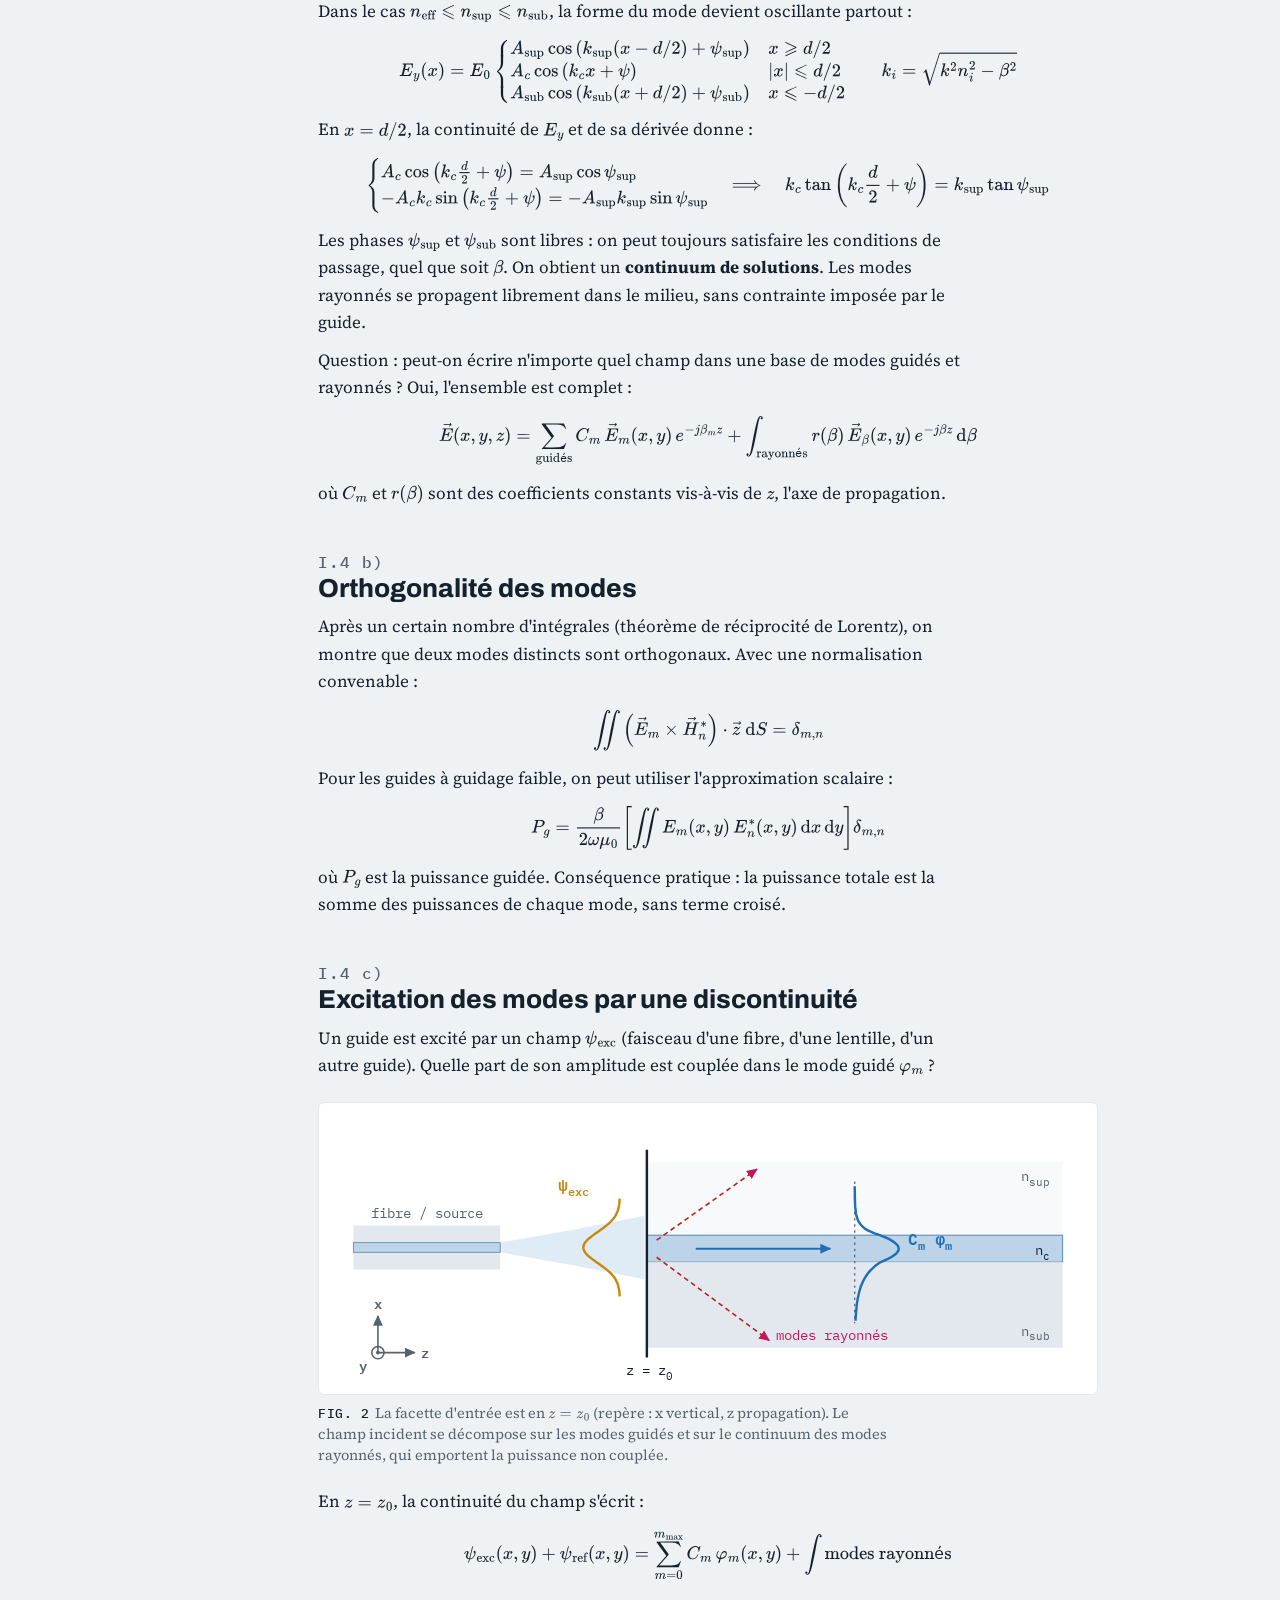
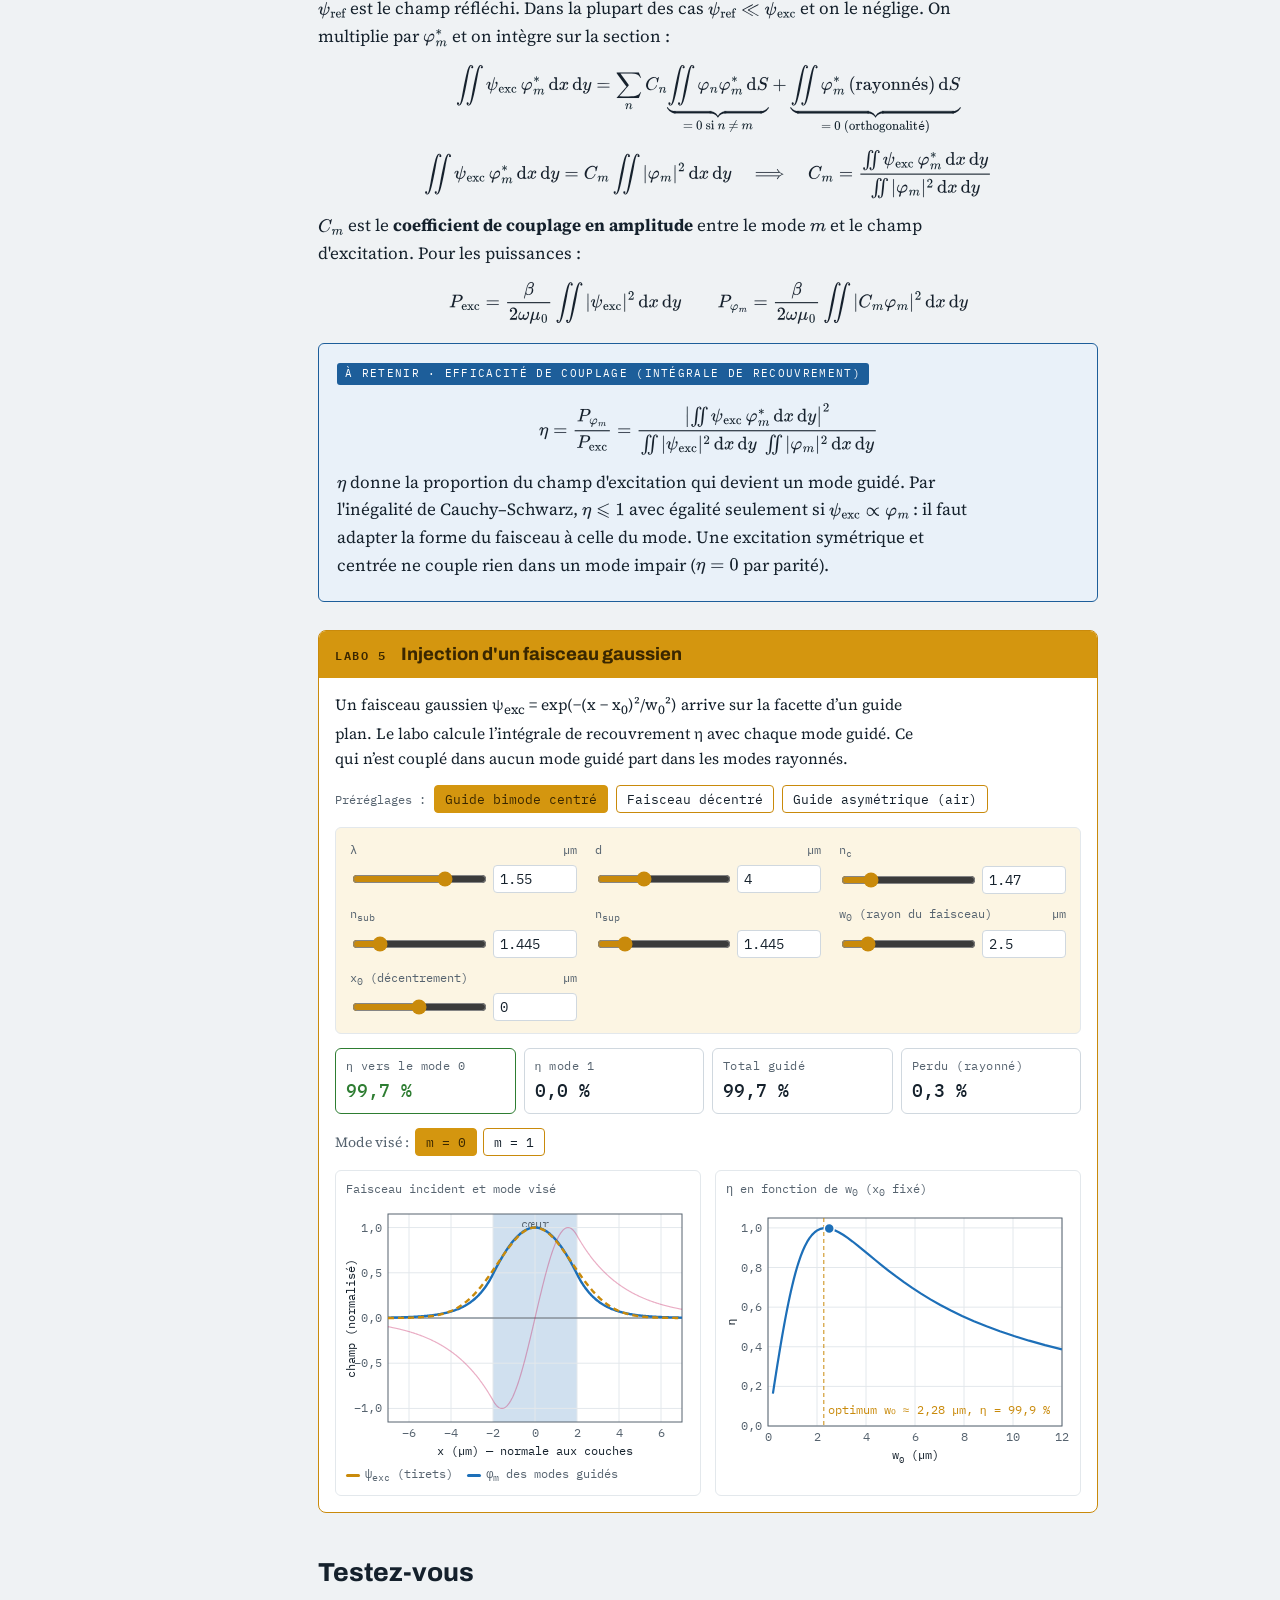
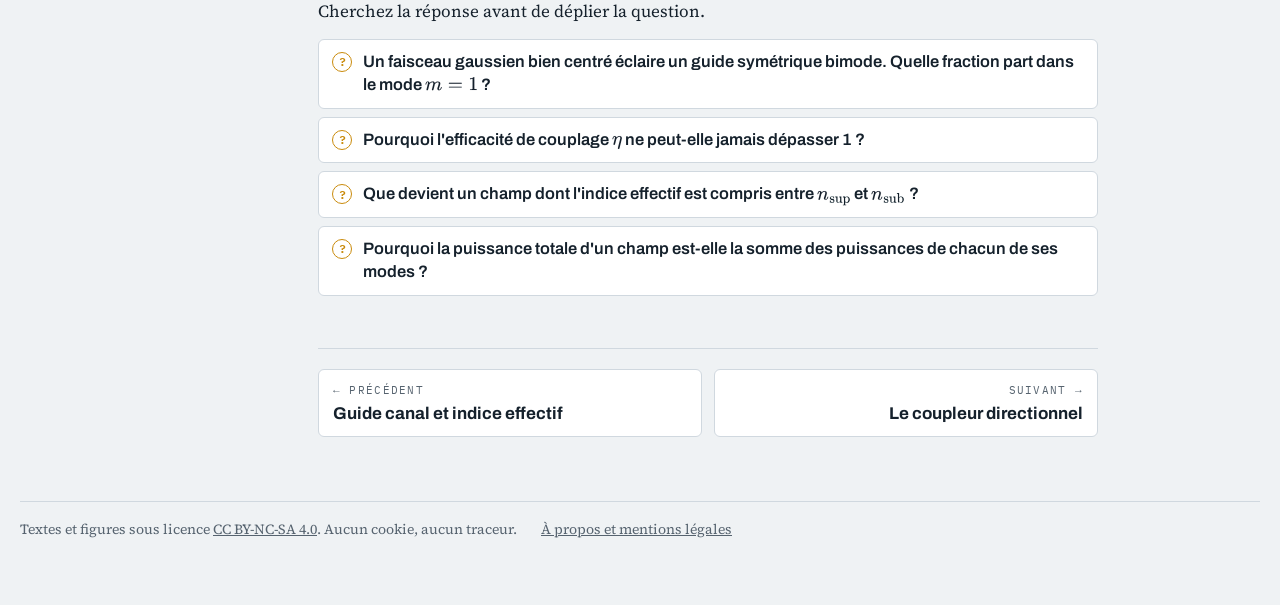
<file: photonique-integree/proprietes-des-modes.html>
<!doctype html>
<html lang="fr">
<head>
<meta charset="utf-8">
<meta name="viewport" content="width=device-width,initial-scale=1,viewport-fit=cover">
<title>Modes guidés et rayonnés, orthogonalité, injection · Photonique intégrée</title>
<meta name="claude:viewport-fit-sides" content="cover">
<meta name="description" content="Modes guidés et modes rayonnés d&#x27;un guide d&#x27;onde, orthogonalité des modes, excitation par un faisceau extérieur et efficacité de couplage par intégrale de recouvrement, avec simulateur.">
<meta property="og:title" content="Modes guidés et rayonnés, orthogonalité, injection · Photonique intégrée">
<meta property="og:description" content="Modes guidés et modes rayonnés d&#x27;un guide d&#x27;onde, orthogonalité des modes, excitation par un faisceau extérieur et efficacité de couplage par intégrale de recouvrement, avec simulateur.">
<meta property="og:type" content="article">
<meta property="og:locale" content="fr_FR">
<meta property="og:site_name" content="Carnets scientifiques">
<meta name="theme-color" content="#EFF2F4" media="(prefers-color-scheme: light)">
<meta name="theme-color" content="#0E1317" media="(prefers-color-scheme: dark)">
<link rel="icon" href="../assets/favicon.svg" type="image/svg+xml">
<script>try{var t=localStorage.getItem('theme');if(t==='light'||t==='dark')document.documentElement.setAttribute('data-theme',t)}catch(e){}</script>
<link rel="preload" href="../assets/fonts/source-serif-4-latin-opsz-normal.woff2" as="font" type="font/woff2" crossorigin>
<link rel="stylesheet" href="../assets/fonts/polices.css">
<link rel="stylesheet" href="../assets/css/site.css">
<script defer src="../assets/js/mathjax-config.js"></script>
<script defer src="../assets/js/physique.js"></script>
<script defer src="../assets/js/trace.js"></script>
<script defer src="../assets/js/figures.js"></script>
<script defer src="../assets/js/labos.js"></script>
<script defer src="../assets/js/site.js"></script>
<script defer id="MathJax-script" src="../assets/vendor/mathjax/tex-svg-full.js"></script>
</head>
<body>
<a class="skip" href="#contenu">Aller au contenu</a>
<header class="topbar"><div class="topbar-in">
  <a class="brand" href="../index.html"><svg viewBox="0 0 22 22" aria-hidden="true"><rect x="1" y="2.5" width="20" height="4.5" rx="1" style="fill:var(--rule)"/><rect x="1" y="8.75" width="20" height="4.5" rx="1" style="fill:var(--amber)"/><rect x="1" y="15" width="20" height="4.5" rx="1" style="fill:var(--ink)"/></svg>Carnets scientifiques</a>
  <nav class="topnav" aria-label="Navigation du site">
    <a href="../photonique-integree/index.html" aria-current="page">Photonique intégrée</a>
    <a href="../photonique-integree/labos.html">Labos</a>
    <a href="../photonique-integree/fiche.html">Fiche</a>
    <a href="../a-propos.html">À propos</a>
  </nav>
  <button type="button" class="theme-btn" id="theme-toggle" aria-label="Changer de thème (automatique, clair, sombre)"><svg class="i-auto" viewBox="0 0 16 16" aria-hidden="true"><circle cx="8" cy="8" r="6" fill="none" stroke="currentColor" stroke-width="1.5"/><path d="M8 2a6 6 0 0 1 0 12z" fill="currentColor"/></svg><svg class="i-sun" viewBox="0 0 16 16" aria-hidden="true"><circle cx="8" cy="8" r="3.2" fill="currentColor"/><g stroke="currentColor" stroke-width="1.4" stroke-linecap="round"><path d="M8 1.2v1.6M8 13.2v1.6M1.2 8h1.6M13.2 8h1.6M3.2 3.2l1.1 1.1M11.7 11.7l1.1 1.1M3.2 12.8l1.1-1.1M11.7 4.3l1.1-1.1"/></g></svg><svg class="i-moon" viewBox="0 0 16 16" aria-hidden="true"><path d="M13.5 10.2A6 6 0 0 1 5.8 2.5a6 6 0 1 0 7.7 7.7z" fill="currentColor"/></svg><span>Thème : auto</span></button>
</div></header>
<div class="shell">
<aside class="side" aria-label="Sommaire">
  <p class="side-head"><a href="index.html">Photonique intégrée</a></p>
  <ol class="course">
    <li><a href="index.html"><span class="n">§</span><span>Sommaire du thème</span></a></li>
    <li><a href="equations-propagation.html"><span class="n">1</span><span>Équations de propagation</span></a></li>
    <li><a href="guide-plan.html"><span class="n">2</span><span>Le guide plan</span></a></li>
    <li><a href="guide-canal-indice-effectif.html"><span class="n">3</span><span>Guide canal et indice effectif</span></a></li>
    <li class="cur"><a href="proprietes-des-modes.html" aria-current="page"><span class="n">4</span><span>Propriétés des modes</span></a><ol class="toc" id="toc-list"></ol></li>
    <li><a href="coupleur-directionnel.html"><span class="n">5</span><span>Le coupleur directionnel</span></a></li>
    <li><a href="modulateur-electro-optique.html"><span class="n">6</span><span>Modulateur électro-optique</span></a></li>
    <li class="sep" aria-hidden="true"></li>
    <li><a href="fiche.html"><span class="n">Σ</span><span>Fiche de révision</span></a></li>
    <li><a href="labos.html"><span class="n">L</span><span>Tous les labos</span></a></li>
  </ol>
</aside>
<main id="contenu">
<div class="col">
<header class="hero">
  <nav class="crumbs" aria-label="Fil d'Ariane"><a href="../index.html">Accueil</a><span aria-hidden="true">/</span><a href="index.html">Photonique intégrée</a><span aria-hidden="true">/</span><span>Propriétés des modes</span></nav>
  <div class="eyebrow">Chapitre I · Guides d'onde · 4 / 6</div>
  <h1>Propriétés des modes</h1>
  <p class="lede">Ce qui se passe hors du régime guidé, pourquoi les modes ne se mélangent pas, et quelle fraction d'un faisceau extérieur entre réellement dans un guide.</p>
  <div class="meta"><span>Guide plan : <b>x ⟂ couches</b></span><span>Propagation : <b>z</b></span><a href="index.html#notations">Notations</a></div>
  <details class="toc-m"><summary>Dans cette page</summary><ol id="toc-list-m"></ol></details>
</header>
<div class="goals"><div><p class="gh">Objectifs</p><ul><li>Distinguer modes guidés et modes rayonnés à partir de la valeur de $\neff$.</li><li>Utiliser l'orthogonalité des modes pour décomposer un champ.</li><li>Calculer l'efficacité d'injection d'un faisceau par l'intégrale de recouvrement.</li></ul></div><div><p class="gh">Prérequis</p><ul><li><a href="guide-plan.html">Le guide plan</a> : profils des modes, puissance guidée.</li></ul></div></div>

<h2 id="s-1-4a"><span class="num">I.4 a)</span>Modes guidés et modes rayonnés</h2>
<p>Tant que $\nsub \lt \neff \lt n_c$, le champ est oscillant dans le cœur et évanescent des deux côtés : c'est un mode guidé. Si $\neff$ descend sous $\nsub$, le mode n'est plus confiné à l'interface avec le substrat : il y devient oscillant et l'énergie s'échappe. Le mode est <strong>rayonné</strong>.</p>
<figure>
  <div class="fig-scroll" id="fig-rad"></div>
  <figcaption><b>FIG. 1</b>Trois régimes selon la position de $\neff$ (trait orange) par rapport au profil d'indice $n(x)$ (axe horizontal : x, normale aux couches). En haut : mode guidé. Au milieu : mode rayonné dans le substrat ($\nsup \lt \neff \lt \nsub$). En bas : mode rayonné des deux côtés ($\neff \lt \nsup \leqslant \nsub$).</figcaption>
</figure>
<p>Dans le cas $\neff \leqslant \nsup \leqslant \nsub$, la forme du mode devient oscillante partout :</p>
$$E_y(x) = E_0\begin{cases}
\Asup\cos\left(k_{\text{sup}}(x - d/2) + \psi_{\text{sup}}\right) & x \geqslant d/2\\
A_c\cos\left(k_cx + \psi\right) & |x| \leqslant d/2\\
\Asub\cos\left(k_{\text{sub}}(x + d/2) + \psi_{\text{sub}}\right) & x \leqslant -d/2
\end{cases}
\qquad k_i = \sqrt{k^2n_i^2 - \beta^2}$$
<p>En $x = d/2$, la continuité de $E_y$ et de sa dérivée donne :</p>
$$\begin{cases}
A_c\cos\left(k_c\tfrac{d}{2} + \psi\right) = \Asup\cos\psi_{\text{sup}}\\
-A_ck_c\sin\left(k_c\tfrac{d}{2} + \psi\right) = -\Asup k_{\text{sup}}\sin\psi_{\text{sup}}
\end{cases}
\quad\Longrightarrow\quad k_c\tan\left(k_c\frac{d}{2} + \psi\right) = k_{\text{sup}}\tan\psi_{\text{sup}}$$
<p>Les phases $\psi_{\text{sup}}$ et $\psi_{\text{sub}}$ sont libres : on peut toujours satisfaire les conditions de passage, quel que soit $\beta$. On obtient un <strong>continuum de solutions</strong>. Les modes rayonnés se propagent librement dans le milieu, sans contrainte imposée par le guide.</p>
<p>Question : peut-on écrire n'importe quel champ dans une base de modes guidés et rayonnés ? Oui, l'ensemble est complet :</p>
$$\vE(x,y,z) = \sum_{\text{guidés}} C_m\,\vE_m(x,y)\,e^{-j\beta_mz} + \int_{\text{rayonnés}} r(\beta)\,\vE_{\beta}(x,y)\,e^{-j\beta z}\,\dd\beta$$
<p>où $C_m$ et $r(\beta)$ sont des coefficients constants vis-à-vis de $z$, l'axe de propagation.</p>

<h2 id="s-1-4b"><span class="num">I.4 b)</span>Orthogonalité des modes</h2>
<p>Après un certain nombre d'intégrales (théorème de réciprocité de Lorentz), on montre que deux modes distincts sont orthogonaux. Avec une normalisation convenable :</p>
$$\iint\left(\vE_m\times\vH_n^*\right)\cdot\vec{z}\;\dd S = \delta_{m,n}$$
<p>Pour les guides à guidage faible, on peut utiliser l'approximation scalaire :</p>
$$P_g = \frac{\beta}{2\omega\mu_0}\left[\iint E_m(x,y)\,E_n^*(x,y)\,\dd x\,\dd y\right]\delta_{m,n}$$
<p>où $P_g$ est la puissance guidée. Conséquence pratique : la puissance totale est la somme des puissances de chaque mode, sans terme croisé.</p>

<h2 id="s-1-4c"><span class="num">I.4 c)</span>Excitation des modes par une discontinuité</h2>
<p>Un guide est excité par un champ $\psi_{\text{exc}}$ (faisceau d'une fibre, d'une lentille, d'un autre guide). Quelle part de son amplitude est couplée dans le mode guidé $\varphi_m$ ?</p>
<figure>
  <div class="fig-scroll" id="fig-exc"></div>
  <figcaption><b>FIG. 2</b>La facette d'entrée est en $z = z_0$ (repère : x vertical, z propagation). Le champ incident se décompose sur les modes guidés et sur le continuum des modes rayonnés, qui emportent la puissance non couplée.</figcaption>
</figure>
<p>En $z = z_0$, la continuité du champ s'écrit :</p>
$$\psi_{\text{exc}}(x,y) + \psi_{\text{ref}}(x,y) = \sum_{m=0}^{m_{\max}} C_m\,\varphi_m(x,y) + \int\text{modes rayonnés}$$
<p>$\psi_{\text{ref}}$ est le champ réfléchi. Dans la plupart des cas $\psi_{\text{ref}} \ll \psi_{\text{exc}}$ et on le néglige. On multiplie par $\varphi_m^*$ et on intègre sur la section :</p>
$$\iint\psi_{\text{exc}}\,\varphi_m^*\,\dd x\,\dd y = \sum_n C_n\underbrace{\iint\varphi_n\varphi_m^*\,\dd S}_{=\,0\ \text{si}\ n\,\neq\,m} + \underbrace{\iint\varphi_m^*\,(\text{rayonnés})\,\dd S}_{=\,0\ \text{(orthogonalité)}}$$
$$\iint\psi_{\text{exc}}\,\varphi_m^*\,\dd x\,\dd y = C_m\iint|\varphi_m|^2\,\dd x\,\dd y \quad\Longrightarrow\quad C_m = \frac{\iint\psi_{\text{exc}}\,\varphi_m^*\,\dd x\,\dd y}{\iint|\varphi_m|^2\,\dd x\,\dd y}$$
<p>$C_m$ est le <strong>coefficient de couplage en amplitude</strong> entre le mode $m$ et le champ d'excitation. Pour les puissances :</p>
$$P_{\text{exc}} = \frac{\beta}{2\omega\mu_0}\iint|\psi_{\text{exc}}|^2\,\dd x\,\dd y \qquad P_{\varphi_m} = \frac{\beta}{2\omega\mu_0}\iint|C_m\varphi_m|^2\,\dd x\,\dd y$$
<div class="box key">
  <span class="tag">À retenir · efficacité de couplage (intégrale de recouvrement)</span>
  $$\eta = \frac{P_{\varphi_m}}{P_{\text{exc}}} = \frac{\left|\iint\psi_{\text{exc}}\,\varphi_m^*\,\dd x\,\dd y\right|^2}{\iint|\psi_{\text{exc}}|^2\,\dd x\,\dd y\;\iint|\varphi_m|^2\,\dd x\,\dd y}$$
  <p>$\eta$ donne la proportion du champ d'excitation qui devient un mode guidé. Par l'inégalité de Cauchy–Schwarz, $\eta \leqslant 1$ avec égalité seulement si $\psi_{\text{exc}} \propto \varphi_m$ : il faut adapter la forme du faisceau à celle du mode. Une excitation symétrique et centrée ne couple rien dans un mode impair ($\eta = 0$ par parité).</p>
</div>

<section class="lab mj-ignore" id="lab5">
  <div class="lab-head"><span class="lab-id">Labo 5</span><span class="lab-name">Injection d'un faisceau gaussien</span></div>
  <div class="lab-body" id="lab5-body"></div>
</section>

<h2 id="testez-vous">Testez-vous</h2>
<p>Cherchez la réponse avant de déplier la question.</p>
<div class="quiz">
<details><summary>Un faisceau gaussien bien centré éclaire un guide symétrique bimode. Quelle fraction part dans le mode $m = 1$ ?</summary><div class="ans"><p>Aucune. Le mode 1 est impair et le faisceau centré est pair : leur intégrale de recouvrement est nulle. Décentrer le faisceau (labo 5) permet d'exciter ce mode.</p></div></details>
<details><summary>Pourquoi l'efficacité de couplage $\eta$ ne peut-elle jamais dépasser 1 ?</summary><div class="ans"><p>C'est l'inégalité de Cauchy–Schwarz appliquée à l'intégrale de recouvrement. L'égalité $\eta = 1$ n'est atteinte que si le champ d'excitation a exactement la forme du mode.</p></div></details>
<details><summary>Que devient un champ dont l'indice effectif est compris entre $\nsup$ et $\nsub$ ?</summary><div class="ans"><p>Il reste évanescent côté superstrat, mais devient oscillant dans le substrat : son énergie s'y échappe. C'est un mode rayonné dans le substrat, et ces modes forment un continuum.</p></div></details>
<details><summary>Pourquoi la puissance totale d'un champ est-elle la somme des puissances de chacun de ses modes ?</summary><div class="ans"><p>Parce que les modes sont orthogonaux : dans le calcul de la puissance, les termes croisés entre deux modes différents s'annulent.</p></div></details>
</div>
<nav class="pager" aria-label="Pages voisines"><a class="prev" href="guide-canal-indice-effectif.html"><span class="pl">← Précédent</span><span class="pt">Guide canal et indice effectif</span></a><a class="next" href="coupleur-directionnel.html"><span class="pl">Suivant →</span><span class="pt">Le coupleur directionnel</span></a></nav>
</div>
</main>
</div>
<footer class="site-foot">
  <span>Textes et figures sous licence <a href="https://creativecommons.org/licenses/by-nc-sa/4.0/deed.fr" rel="license">CC BY-NC-SA 4.0</a>. Aucun cookie, aucun traceur.</span>
  <nav aria-label="Pied de page"><a href="../a-propos.html">À propos et mentions légales</a></nav>
</footer>
</body>
</html>
</file>
<file: assets/fonts/polices.css>
/* Polices hébergées sur le site (licence SIL Open Font License, voir LICENSE-*.txt).
   Aucune requête vers un service tiers. */
@font-face{font-family:'Archivo';font-style:normal;font-display:swap;font-weight:100 900;font-stretch:62% 125%;src:url(./archivo-latin-standard-normal.woff2) format('woff2-variations');unicode-range:U+0000-00FF,U+0131,U+0152-0153,U+02BB-02BC,U+02C6,U+02DA,U+02DC,U+0304,U+0308,U+0329,U+2000-206F,U+20AC,U+2122,U+2191,U+2193,U+2212,U+2215,U+FEFF,U+FFFD}
@font-face{font-family:'Archivo';font-style:normal;font-display:swap;font-weight:100 900;font-stretch:62% 125%;src:url(./archivo-latin-ext-standard-normal.woff2) format('woff2-variations');unicode-range:U+0100-02BA,U+02BD-02C5,U+02C7-02CC,U+02CE-02D7,U+02DD-02FF,U+0304,U+0308,U+0329,U+1D00-1DBF,U+1E00-1E9F,U+1EF2-1EFF,U+2020,U+20A0-20AB,U+20AD-20C4,U+2113,U+2C60-2C7F,U+A720-A7FF}
@font-face{font-family:'Source Serif 4';font-style:normal;font-display:swap;font-weight:200 900;src:url(./source-serif-4-latin-opsz-normal.woff2) format('woff2-variations');unicode-range:U+0000-00FF,U+0131,U+0152-0153,U+02BB-02BC,U+02C6,U+02DA,U+02DC,U+0304,U+0308,U+0329,U+2000-206F,U+20AC,U+2122,U+2191,U+2193,U+2212,U+2215,U+FEFF,U+FFFD}
@font-face{font-family:'Source Serif 4';font-style:italic;font-display:swap;font-weight:200 900;src:url(./source-serif-4-latin-opsz-italic.woff2) format('woff2-variations');unicode-range:U+0000-00FF,U+0131,U+0152-0153,U+02BB-02BC,U+02C6,U+02DA,U+02DC,U+0304,U+0308,U+0329,U+2000-206F,U+20AC,U+2122,U+2191,U+2193,U+2212,U+2215,U+FEFF,U+FFFD}
@font-face{font-family:'Source Serif 4';font-style:normal;font-display:swap;font-weight:200 900;src:url(./source-serif-4-latin-ext-opsz-normal.woff2) format('woff2-variations');unicode-range:U+0100-02BA,U+02BD-02C5,U+02C7-02CC,U+02CE-02D7,U+02DD-02FF,U+0304,U+0308,U+0329,U+1D00-1DBF,U+1E00-1E9F,U+1EF2-1EFF,U+2020,U+20A0-20AB,U+20AD-20C4,U+2113,U+2C60-2C7F,U+A720-A7FF}
@font-face{font-family:'Source Serif 4';font-style:italic;font-display:swap;font-weight:200 900;src:url(./source-serif-4-latin-ext-opsz-italic.woff2) format('woff2-variations');unicode-range:U+0100-02BA,U+02BD-02C5,U+02C7-02CC,U+02CE-02D7,U+02DD-02FF,U+0304,U+0308,U+0329,U+1D00-1DBF,U+1E00-1E9F,U+1EF2-1EFF,U+2020,U+20A0-20AB,U+20AD-20C4,U+2113,U+2C60-2C7F,U+A720-A7FF}
@font-face{font-family:'Source Serif 4';font-style:normal;font-display:swap;font-weight:200 900;src:url(./source-serif-4-greek-opsz-normal.woff2) format('woff2-variations');unicode-range:U+0370-0377,U+037A-037F,U+0384-038A,U+038C,U+038E-03A1,U+03A3-03FF}
@font-face{font-family:'Source Serif 4';font-style:italic;font-display:swap;font-weight:200 900;src:url(./source-serif-4-greek-opsz-italic.woff2) format('woff2-variations');unicode-range:U+0370-0377,U+037A-037F,U+0384-038A,U+038C,U+038E-03A1,U+03A3-03FF}
@font-face{font-family:'IBM Plex Mono';font-style:normal;font-display:swap;font-weight:400;src:url(./ibm-plex-mono-latin-400-normal.woff2) format('woff2');unicode-range:U+0000-00FF,U+0131,U+0152-0153,U+02BB-02BC,U+02C6,U+02DA,U+02DC,U+0304,U+0308,U+0329,U+2000-206F,U+20AC,U+2122,U+2191,U+2193,U+2212,U+2215,U+FEFF,U+FFFD}
@font-face{font-family:'IBM Plex Mono';font-style:normal;font-display:swap;font-weight:500;src:url(./ibm-plex-mono-latin-500-normal.woff2) format('woff2');unicode-range:U+0000-00FF,U+0131,U+0152-0153,U+02BB-02BC,U+02C6,U+02DA,U+02DC,U+0304,U+0308,U+0329,U+2000-206F,U+20AC,U+2122,U+2191,U+2193,U+2212,U+2215,U+FEFF,U+FFFD}
@font-face{font-family:'IBM Plex Mono';font-style:normal;font-display:swap;font-weight:600;src:url(./ibm-plex-mono-latin-600-normal.woff2) format('woff2');unicode-range:U+0000-00FF,U+0131,U+0152-0153,U+02BB-02BC,U+02C6,U+02DA,U+02DC,U+0304,U+0308,U+0329,U+2000-206F,U+20AC,U+2122,U+2191,U+2193,U+2212,U+2215,U+FEFF,U+FFFD}
@font-face{font-family:'IBM Plex Mono';font-style:normal;font-display:swap;font-weight:400;src:url(./ibm-plex-mono-latin-ext-400-normal.woff2) format('woff2');unicode-range:U+0100-02BA,U+02BD-02C5,U+02C7-02CC,U+02CE-02D7,U+02DD-02FF,U+0304,U+0308,U+0329,U+1D00-1DBF,U+1E00-1E9F,U+1EF2-1EFF,U+2020,U+20A0-20AB,U+20AD-20C4,U+2113,U+2C60-2C7F,U+A720-A7FF}
@font-face{font-family:'IBM Plex Mono';font-style:normal;font-display:swap;font-weight:500;src:url(./ibm-plex-mono-latin-ext-500-normal.woff2) format('woff2');unicode-range:U+0100-02BA,U+02BD-02C5,U+02C7-02CC,U+02CE-02D7,U+02DD-02FF,U+0304,U+0308,U+0329,U+1D00-1DBF,U+1E00-1E9F,U+1EF2-1EFF,U+2020,U+20A0-20AB,U+20AD-20C4,U+2113,U+2C60-2C7F,U+A720-A7FF}
@font-face{font-family:'IBM Plex Mono';font-style:normal;font-display:swap;font-weight:600;src:url(./ibm-plex-mono-latin-ext-600-normal.woff2) format('woff2');unicode-range:U+0100-02BA,U+02BD-02C5,U+02C7-02CC,U+02CE-02D7,U+02DD-02FF,U+0304,U+0308,U+0329,U+1D00-1DBF,U+1E00-1E9F,U+1EF2-1EFF,U+2020,U+20A0-20AB,U+20AD-20C4,U+2113,U+2C60-2C7F,U+A720-A7FF}
</file>
<file: assets/css/site.css>
/* Feuille de style commune à toutes les pages. Les couleurs sont des jetons (:root), redéfinis pour le thème sombre. */

/* Mise en page : barre de site, sommaire collant à gauche (cours + sections de la page), colonne de lecture ~74ch.
   Les labos sont des panneaux « salle jaune » (éclairage inactinique des salles de lithographie). */
:root{
  --bg:#EFF2F4; --paper:#FFFFFF; --ink:#15212C; --muted:#56636F; --rule:#D0D8DF; --rule-soft:#E3E8EC;
  --amber:#D4960F; --amber-ink:#3A2700; --amber-line:#C98A0B; --amber-wash:#FCF5E3;
  --field:#1D6FB8; --m1:#C2185B; --m2:#2E7D32; --m3:#D96C00; --m4:#6A3FB5;
  --warn:#B42318; --warn-wash:#FCEDEB; --key:#1D5E9A; --key-wash:#E9F1F9; --ok:#2E7D32; --ok-wash:#EAF4EA;
  --core:#BCD3E8; --sub:#E2E8ED; --sup:#F7F9FA; --core-line:#6F97BD;
  --pos:#D2492A; --neg:#2366B8;
  --f-display:"Archivo","Helvetica Neue",Arial,sans-serif;
  --f-body:"Source Serif 4","Iowan Old Style",Georgia,serif;
  --f-mono:"IBM Plex Mono",ui-monospace,"SFMono-Regular",Menlo,monospace;
}
@media (prefers-color-scheme: dark){
  :root:not([data-theme="light"]){
    --bg:#0E1317; --paper:#151C22; --ink:#E4EAEF; --muted:#9AA7B2; --rule:#2B353E; --rule-soft:#222B33;
    --amber:#E3A62A; --amber-ink:#241800; --amber-line:#B98714; --amber-wash:#231D10;
    --field:#5AA9EA; --m1:#F06292; --m2:#66BB6A; --m3:#FFA040; --m4:#A98BE8;
    --warn:#F2836F; --warn-wash:#2A1715; --key:#7DB4E8; --key-wash:#14212D; --ok:#7CC47F; --ok-wash:#142217;
    --core:#2D4A66; --sub:#1E262D; --sup:#11171C; --core-line:#5D8BB6;
    --pos:#F07A57; --neg:#5B9BE6;
    color-scheme:dark;
  }
}
:root[data-theme="dark"]{
  --bg:#0E1317; --paper:#151C22; --ink:#E4EAEF; --muted:#9AA7B2; --rule:#2B353E; --rule-soft:#222B33;
  --amber:#E3A62A; --amber-ink:#241800; --amber-line:#B98714; --amber-wash:#231D10;
  --field:#5AA9EA; --m1:#F06292; --m2:#66BB6A; --m3:#FFA040; --m4:#A98BE8;
  --warn:#F2836F; --warn-wash:#2A1715; --key:#7DB4E8; --key-wash:#14212D; --ok:#7CC47F; --ok-wash:#142217;
  --core:#2D4A66; --sub:#1E262D; --sup:#11171C; --core-line:#5D8BB6;
  --pos:#F07A57; --neg:#5B9BE6;
  color-scheme:dark;
}
*{box-sizing:border-box}
body{margin:0}
html{scroll-behavior:smooth}
@media (prefers-reduced-motion: reduce){html{scroll-behavior:auto}}
body{background:var(--bg);color:var(--ink);font-family:var(--f-body);font-size:17px;line-height:1.62;
  padding-left:max(16px,env(safe-area-inset-left,0px));padding-right:max(16px,env(safe-area-inset-right,0px));padding-block:0 64px}
a{color:var(--key)}
a:focus-visible,button:focus-visible,input:focus-visible,select:focus-visible,summary:focus-visible{outline:2px solid var(--amber);outline-offset:2px}
.shell{max-width:1240px;margin:0 auto;display:grid;grid-template-columns:250px minmax(0,1fr);gap:48px}
@media (max-width:980px){.shell{grid-template-columns:minmax(0,1fr);gap:0}}

/* ---------- Colonne principale ---------- */
main{min-width:0;padding-block:28px 0}
.col{max-width:780px}
header.hero{padding-block:22px 30px;border-bottom:2px solid var(--ink);margin-bottom:12px}
.eyebrow{font-family:var(--f-mono);font-size:12px;letter-spacing:.14em;text-transform:uppercase;color:var(--muted)}
h1{font-family:var(--f-display);font-stretch:78%;font-weight:800;font-size:clamp(34px,5.6vw,56px);line-height:1.02;letter-spacing:-.01em;margin:10px 0 14px;text-wrap:balance}
.lede{font-size:18.5px;color:var(--ink);max-width:66ch;margin:0}
.meta{display:flex;flex-wrap:wrap;gap:8px 18px;margin-top:16px;font-family:var(--f-mono);font-size:12.5px;color:var(--muted)}
.meta b{color:var(--ink);font-weight:500}
section.chap{padding-top:22px}
.chap-title{font-family:var(--f-display);font-stretch:85%;font-weight:800;font-size:clamp(28px,4vw,38px);line-height:1.1;margin:34px 0 4px;text-wrap:balance}
.chap-title .num{color:var(--muted);font-weight:600;margin-right:.35em}
h2{font-family:var(--f-display);font-weight:750;font-size:26px;line-height:1.18;margin:44px 0 6px;text-wrap:balance;scroll-margin-top:16px}
h2 .num{font-family:var(--f-mono);font-weight:500;font-size:.62em;color:var(--muted);display:block;letter-spacing:.06em;margin-bottom:2px}
h3{font-family:var(--f-mono);font-weight:600;font-size:12.5px;letter-spacing:.1em;text-transform:uppercase;color:var(--muted);margin:26px 0 4px;scroll-margin-top:16px}
h4{font-family:var(--f-mono);font-weight:600;font-size:12.5px;letter-spacing:.1em;text-transform:uppercase;color:var(--muted);margin:22px 0 4px}
p{margin:10px 0;max-width:72ch}
ul,ol{max-width:70ch;padding-left:1.3em}
li{margin:4px 0}
.small{font-size:15px;color:var(--muted)}
mjx-container[jax="SVG"][display="true"]{overflow-x:auto;overflow-y:hidden;max-width:100%;padding:2px 0;margin:12px 0!important}
.eq-steps{display:grid;gap:0}
.mono{font-family:var(--f-mono);font-size:.88em}

/* ---------- Encadrés ---------- */
.box{border:1px solid var(--rule);background:var(--paper);border-radius:6px;padding:14px 18px 12px;margin:18px 0;position:relative}
.box > .tag{font-family:var(--f-mono);font-size:11px;letter-spacing:.12em;text-transform:uppercase;display:inline-block;padding:2px 8px;border-radius:3px;margin-bottom:4px}
.box p:first-of-type{margin-top:4px}
.box.key{border-color:var(--key);background:var(--key-wash)}
.box.key > .tag{background:var(--key);color:var(--paper)}
.box.warn{border-color:var(--warn);background:var(--warn-wash)}
.box.warn > .tag{background:var(--warn);color:var(--paper)}
.box.intu{border-style:dashed;border-color:var(--muted);background:transparent}
.box.intu > .tag{border:1px solid var(--muted);color:var(--muted)}
.box.check{border-color:var(--ok);background:var(--ok-wash)}
.box.check > .tag{background:var(--ok);color:var(--paper)}
.box.comp{border-color:var(--m4);background:transparent}
.box.comp > .tag{border:1px solid var(--m4);color:var(--m4)}
.box.td{border-color:var(--ink);border-width:1px 1px 1px 1px;background:var(--paper)}
.box.td > .tag{background:var(--ink);color:var(--paper)}

/* ---------- Figures ---------- */
figure{margin:22px 0;min-width:0}
figure .fig-scroll{overflow-x:auto;background:var(--paper);border:1px solid var(--rule-soft);border-radius:6px;padding:10px}
figure .fig-scroll > svg{display:block;width:100%;min-width:520px;height:auto}
figure .fig-scroll.narrow > svg{min-width:300px;max-width:440px;margin:0 auto}
figcaption{font-size:14.5px;color:var(--muted);margin-top:8px;max-width:72ch;line-height:1.45}
figcaption b{color:var(--ink);font-family:var(--f-mono);font-weight:500;font-size:12.5px;letter-spacing:.04em;margin-right:6px}
svg text{font-family:var(--f-mono)}
.plot svg{display:block;width:100%;height:auto}
.maps{display:grid;grid-template-columns:repeat(auto-fill,minmax(150px,1fr));gap:12px}
.maps figure{margin:0}
.maps canvas{width:100%;height:auto;display:block;border-radius:4px}
.maps .mlab{font-family:var(--f-mono);font-size:12.5px;margin-top:4px;color:var(--ink)}
.maps .mlab span{color:var(--muted)}

/* ---------- Tableaux ---------- */
.tbl{overflow-x:auto;margin:16px 0;border:1px solid var(--rule);border-radius:6px;background:var(--paper)}
table{border-collapse:collapse;width:100%;font-size:15px}
th,td{padding:7px 12px;text-align:left;border-bottom:1px solid var(--rule-soft);vertical-align:top}
th{font-family:var(--f-mono);font-size:12px;letter-spacing:.02em;color:var(--muted);font-weight:500;background:var(--bg)}
tr:last-child td{border-bottom:0}
td.num,th.num{text-align:right;font-family:var(--f-mono);font-variant-numeric:tabular-nums;font-size:14px;white-space:nowrap}
td.flag{color:var(--warn);font-family:var(--f-mono);font-size:13px}

/* ---------- Labos (panneaux « salle jaune ») ---------- */
.lab{border:1px solid var(--amber-line);border-radius:8px;background:var(--paper);margin:28px 0;overflow:hidden;scroll-margin-top:16px}
.lab-head{background:var(--amber);color:var(--amber-ink);padding:9px 16px;display:flex;flex-wrap:wrap;gap:4px 14px;align-items:baseline}
.lab-head .lab-id{font-family:var(--f-mono);font-size:12px;font-weight:600;letter-spacing:.14em;text-transform:uppercase}
.lab-head .lab-name{font-family:var(--f-display);font-weight:750;font-size:18px}
.lab-body{padding:14px 16px 16px;display:grid;gap:14px}
.lab-intro{font-size:15.5px;margin:0;max-width:75ch}
.ctrls{display:grid;grid-template-columns:repeat(auto-fill,minmax(210px,1fr));gap:10px 18px;background:var(--amber-wash);border:1px solid var(--rule-soft);border-radius:6px;padding:12px 14px}
.ctl{display:grid;gap:3px;min-width:0}
.ctl label{font-family:var(--f-mono);font-size:12px;color:var(--muted);display:flex;justify-content:space-between;gap:6px}
.ctl .row{display:grid;grid-template-columns:minmax(0,1fr) 84px;gap:8px;align-items:center}
.ctl input[type=range]{width:100%;accent-color:var(--amber-line);min-width:0}
.ctl input[type=number],.ctl select{width:100%;font-family:var(--f-mono);font-size:13.5px;padding:4px 6px;border:1px solid var(--rule);border-radius:4px;background:var(--paper);color:var(--ink);font-variant-numeric:tabular-nums}
.ctl select{grid-column:1/-1}
.presets{display:flex;flex-wrap:wrap;gap:8px;align-items:center}
.presets span{font-family:var(--f-mono);font-size:12px;color:var(--muted)}
button.pre{font-family:var(--f-mono);font-size:12.5px;padding:5px 10px;border-radius:4px;border:1px solid var(--amber-line);background:var(--paper);color:var(--ink);cursor:pointer}
button.pre:hover{background:var(--amber-wash)}
button.pre[aria-pressed="true"]{background:var(--amber);color:var(--amber-ink);border-color:var(--amber)}
.readout{display:grid;grid-template-columns:repeat(auto-fill,minmax(150px,1fr));gap:8px}
.ro{border:1px solid var(--rule);border-radius:6px;padding:8px 10px;background:var(--paper);min-width:0}
.ro .k{font-family:var(--f-mono);font-size:11.5px;color:var(--muted);letter-spacing:.04em}
.ro .v{font-family:var(--f-mono);font-size:18px;font-variant-numeric:tabular-nums;font-weight:500;overflow-wrap:anywhere}
.ro.good{border-color:var(--ok)} .ro.bad{border-color:var(--warn)}
.ro.good .v{color:var(--ok)} .ro.bad .v{color:var(--warn)}
.plots{display:grid;grid-template-columns:repeat(auto-fit,minmax(300px,1fr));gap:14px}
.plot{min-width:0;border:1px solid var(--rule-soft);border-radius:6px;padding:6px;background:var(--paper)}
.plot .pt{font-family:var(--f-mono);font-size:12px;color:var(--muted);padding:2px 4px 4px}
.lab canvas{width:100%;height:auto;display:block}
.legend{display:flex;flex-wrap:wrap;gap:6px 14px;font-family:var(--f-mono);font-size:12px;color:var(--muted);padding:2px 4px}
.legend i{display:inline-block;width:14px;height:3px;vertical-align:middle;margin-right:5px;border-radius:2px}
.mode-pick{display:flex;flex-wrap:wrap;gap:6px}
.lab .note{font-size:14px;color:var(--muted);margin:0}
hr.sep{border:0;border-top:1px solid var(--rule);margin:40px 0}

/* SVG : classes liées aux jetons de couleur */
.s-ink{stroke:var(--ink);fill:none}
.s-mut{stroke:var(--muted);fill:none}
.s-rule{stroke:var(--rule);fill:none}
.s-f{stroke:var(--field);fill:none}
.s-acc{stroke:var(--amber-line);fill:none}
.s-warn{stroke:var(--warn);fill:none}
.f-core{fill:var(--core);stroke:var(--core-line)}
.f-sub{fill:var(--sub);stroke:none}
.f-sup{fill:var(--sup);stroke:none}
.f-paper{fill:var(--paper)}
.f-ink{fill:var(--ink)} .f-mut{fill:var(--muted)} .f-f{fill:var(--field)} .f-acc{fill:var(--amber-line)} .f-warn{fill:var(--warn)}
.f-m1{fill:var(--m1)}
.t{fill:var(--ink);font-size:13px}
.t.s{font-size:11.5px} .t.m{fill:var(--muted)} .t.f{fill:var(--field)} .t.w{fill:var(--warn)} .t.b{font-weight:600}
.t.acc{fill:var(--amber-line)}
.grid{stroke:var(--rule-soft);stroke-width:1}
.axis{stroke:var(--muted);stroke-width:1}
.c0{stroke:var(--field)} .c1{stroke:var(--m1)} .c2{stroke:var(--m2)} .c3{stroke:var(--m3)} .c4{stroke:var(--m4)} .cI{stroke:var(--ink)} .cM{stroke:var(--muted)} .cA{stroke:var(--amber-line)} .cW{stroke:var(--warn)}
.fc0{fill:var(--field)} .fc1{fill:var(--m1)} .fc2{fill:var(--m2)} .fc3{fill:var(--m3)} .fc4{fill:var(--m4)}
.band-sub{fill:var(--sub)} .band-core{fill:var(--core);opacity:.7} .band-sup{fill:var(--sup)} .band-win{fill:var(--ok);opacity:.14} .band-amb{fill:var(--amber);opacity:.16}
.band-bad{fill:var(--warn);opacity:.12}
/* ---------- Corrections pas à pas ---------- */
.goal{border-left:3px solid var(--amber-line);background:var(--amber-wash);padding:9px 14px;border-radius:0 6px 6px 0;margin:14px 0;max-width:none}
ol.steps{list-style:none;counter-reset:st;padding:0;margin:14px 0 10px;max-width:none}
ol.steps>li{counter-increment:st;position:relative;padding:0 0 14px 40px;margin:0}
ol.steps>li::before{content:counter(st);position:absolute;left:0;top:1px;width:26px;height:26px;border-radius:50%;border:1.5px solid var(--ink);background:var(--paper);font-family:var(--f-mono);font-size:12.5px;font-weight:600;display:flex;align-items:center;justify-content:center}
ol.steps>li::after{content:"";position:absolute;left:13px;top:31px;bottom:4px;border-left:1px dashed var(--rule)}
ol.steps>li:last-child::after{display:none}
ol.steps .st{display:block;font-family:var(--f-display);font-weight:700;font-size:16.5px;line-height:1.3;margin:2px 0 2px}
ol.steps p{margin:6px 0}
ol.steps ul{margin:6px 0}
ol.steps .tbl{margin:10px 0}
.why{color:var(--muted);font-size:15.5px}
.why::before{content:"Pourquoi · ";font-family:var(--f-mono);font-size:11px;letter-spacing:.08em;text-transform:uppercase;color:var(--amber-line)}
.res{border:1.5px solid var(--ok);background:var(--ok-wash);border-radius:6px;padding:8px 14px 10px;margin:10px 0 6px;max-width:72ch}
.res::before{content:"Réponse";display:block;font-family:var(--f-mono);font-size:11px;letter-spacing:.12em;text-transform:uppercase;color:var(--ok);margin-bottom:2px}
.qh{font-family:var(--f-display);font-weight:700;font-size:18.5px;line-height:1.3;margin:30px 0 6px;max-width:none}
.qh .qn{font-family:var(--f-mono);font-size:12px;font-weight:600;background:var(--ink);color:var(--paper);padding:3px 8px;border-radius:3px;margin-right:10px;vertical-align:2px}
.pc{font-family:var(--f-mono);font-size:10.5px;font-weight:500;letter-spacing:.08em;text-transform:uppercase;color:var(--m4);border:1px solid var(--m4);padding:1px 6px;border-radius:3px;margin-left:8px;vertical-align:3px;white-space:nowrap}
.recap-grid{display:grid;grid-template-columns:repeat(auto-fit,minmax(320px,1fr));gap:12px}
.recap-grid .box{margin:0;min-width:0}
.recap-grid mjx-container[jax="SVG"][display="true"]{font-size:88%}

/* =====================================================================
   Structure du site : barre, sommaire latéral, fil d'Ariane, navigation
   ===================================================================== */
.skip{position:absolute;left:-9999px;top:0}
.skip:focus{left:max(16px,env(safe-area-inset-left,0px));top:8px;z-index:20;background:var(--paper);color:var(--ink);padding:8px 12px;border:2px solid var(--amber);border-radius:4px}

.topbar{background:var(--paper);border-bottom:1px solid var(--rule);
  margin-left:calc(-1 * max(16px,env(safe-area-inset-left,0px)));margin-right:calc(-1 * max(16px,env(safe-area-inset-right,0px)));
  padding-left:max(16px,env(safe-area-inset-left,0px));padding-right:max(16px,env(safe-area-inset-right,0px))}
.topbar-in{max-width:1240px;margin:0 auto;display:flex;flex-wrap:wrap;align-items:center;gap:10px 22px;padding-block:12px}
.brand{font-family:var(--f-display);font-weight:800;font-stretch:80%;font-size:19px;letter-spacing:.01em;color:var(--ink);text-decoration:none;display:flex;align-items:center;gap:10px;margin-right:auto}
.brand svg{width:22px;height:22px;flex:none}
.topnav{display:flex;flex-wrap:wrap;align-items:center;gap:4px 18px;font-family:var(--f-mono);font-size:12px;letter-spacing:.08em;text-transform:uppercase}
.topnav a{color:var(--muted);text-decoration:none;padding:4px 0;border-bottom:2px solid transparent}
.topnav a:hover{color:var(--ink)}
.topnav a[aria-current]{color:var(--ink);border-bottom-color:var(--amber)}
.theme-btn{font-family:var(--f-mono);font-size:12px;color:var(--muted);background:transparent;border:1px solid var(--rule);border-radius:4px;padding:4px 9px;cursor:pointer;display:inline-flex;gap:6px;align-items:center}
.theme-btn:hover{color:var(--ink);border-color:var(--muted)}
.theme-btn svg{width:14px;height:14px;flex:none}
@media (max-width:640px){
  .topbar-in{gap:6px 14px;padding-block:10px}
  .brand{font-size:18px}
  .theme-btn{order:2;padding:6px}
  .theme-btn span{position:absolute;width:1px;height:1px;overflow:hidden;clip:rect(0 0 0 0);white-space:nowrap}
  .topnav{order:3;width:100%;gap:2px 14px;font-size:11.5px;letter-spacing:.04em}
}
.theme-btn .i-sun,.theme-btn .i-moon,.theme-btn .i-auto{display:none}
.theme-btn[data-mode="light"] .i-sun,.theme-btn[data-mode="dark"] .i-moon,.theme-btn[data-mode="auto"] .i-auto{display:block}

/* Sommaire latéral : liste des chapitres, la page courante déplie ses sections */
.side{position:sticky;top:env(safe-area-inset-top,0px);align-self:start;max-height:100vh;overflow:auto;padding-block:28px;font-family:var(--f-display);font-size:14px}
.side-head{font-family:var(--f-mono);font-size:11px;letter-spacing:.12em;text-transform:uppercase;color:var(--muted);margin:0 0 10px;padding-left:8px}
.side-head a{color:inherit;text-decoration:none}
.side-head a:hover{color:var(--ink)}
ol.course{list-style:none;margin:0;padding:0;display:grid;gap:2px}
ol.course > li > a{display:grid;grid-template-columns:24px 1fr;gap:6px;text-decoration:none;color:var(--muted);padding:5px 8px;border-radius:4px;line-height:1.3}
ol.course > li > a .n{font-family:var(--f-mono);font-size:11.5px;padding-top:1px}
ol.course > li > a:hover{color:var(--ink);background:var(--paper)}
ol.course > li.cur > a{color:var(--ink);font-weight:700;background:var(--paper);box-shadow:inset 0 0 0 1px var(--rule)}
ol.course > li.sep{border-top:1px solid var(--rule);margin:8px 8px}
ol.toc:empty{display:none}
ol.toc{list-style:none;margin:6px 0 8px 18px;padding:0 0 0 8px;border-left:1px solid var(--rule);display:grid;gap:1px;font-size:13.5px}
ol.toc li a{display:grid;grid-template-columns:46px 1fr;gap:4px;text-decoration:none;color:var(--muted);padding:3px 6px;border-radius:4px;line-height:1.3}
ol.toc li a .n{font-family:var(--f-mono);font-size:11px;padding-top:1px}
ol.toc li a:hover{color:var(--ink)}
ol.toc li a.on{color:var(--ink);background:var(--paper)}
ol.toc li.tl a .n{color:var(--amber-line)}
ol.toc li.ex a .n{color:var(--ink);font-weight:600}
details.toc-m{display:none}
@media (max-width:980px){
  .side{display:none}
  details.toc-m{display:block;margin:16px 0 0;background:var(--paper);border:1px solid var(--rule);border-radius:6px;font-family:var(--f-display)}
  details.toc-m summary{cursor:pointer;padding:10px 14px;font-family:var(--f-mono);font-size:12px;letter-spacing:.1em;text-transform:uppercase;color:var(--muted)}
  details.toc-m ol{list-style:none;margin:0;padding:0 14px 12px;display:grid;gap:2px;font-size:15px}
  details.toc-m a{color:var(--ink);text-decoration:none;display:block;padding:3px 0}
  details.toc-m .n{font-family:var(--f-mono);font-size:12px;color:var(--muted);display:inline-block;width:52px}
}

.crumbs{font-family:var(--f-mono);font-size:12px;color:var(--muted);display:flex;flex-wrap:wrap;gap:4px 8px;margin:0}
.crumbs a{color:var(--muted)}
.crumbs a:hover{color:var(--ink)}

/* Objectifs et prérequis en tête de chapitre */
.goals{display:grid;grid-template-columns:repeat(auto-fit,minmax(250px,1fr));gap:14px 32px;border:1px solid var(--rule);border-radius:6px;background:var(--paper);padding:14px 18px 12px;margin:22px 0 10px}
.goals > div{min-width:0}
.gh{font-family:var(--f-mono);font-size:11px;letter-spacing:.12em;text-transform:uppercase;color:var(--muted);margin:0 0 4px}
.goals ul{margin:0;padding-left:1.1em;font-size:16px}
.goals li{margin:3px 0}

/* Testez-vous : questions dont la réponse se déplie */
.quiz{display:grid;gap:8px;margin:14px 0;max-width:780px}
.quiz details{border:1px solid var(--rule);border-radius:6px;background:var(--paper)}
.quiz summary{cursor:pointer;list-style:none;padding:11px 14px 11px 44px;position:relative;font-family:var(--f-display);font-weight:600;font-size:16.5px;line-height:1.38}
.quiz summary::-webkit-details-marker{display:none}
.quiz summary::before{content:"?";position:absolute;left:13px;top:12px;width:20px;height:20px;border-radius:50%;border:1.5px solid var(--amber-line);color:var(--amber-line);font-family:var(--f-mono);font-size:11.5px;font-weight:600;display:flex;align-items:center;justify-content:center;box-sizing:border-box}
.quiz details[open] summary::before{content:"✓";border-color:var(--ok);color:var(--ok)}
.quiz details[open] summary{border-bottom:1px dashed var(--rule)}
.quiz .ans{padding:6px 16px 10px 44px;font-size:16px}
.quiz .ans p{margin:6px 0}

/* Précédent / suivant */
.pager{display:grid;grid-template-columns:1fr 1fr;gap:12px;margin:52px 0 0;border-top:1px solid var(--rule);padding-top:20px;max-width:780px}
.pager a{display:grid;gap:3px;text-decoration:none;color:var(--ink);border:1px solid var(--rule);border-radius:6px;padding:12px 14px;background:var(--paper);min-width:0}
.pager a:hover{border-color:var(--amber-line)}
.pager .pl{font-family:var(--f-mono);font-size:11px;letter-spacing:.12em;text-transform:uppercase;color:var(--muted)}
.pager .pt{font-family:var(--f-display);font-weight:700;font-size:17px;line-height:1.25}
.pager .next{text-align:right;grid-column:2}
@media (max-width:560px){.pager{grid-template-columns:1fr}.pager .next{grid-column:auto}}

.site-foot{max-width:1240px;margin:64px auto 0;padding-top:16px;border-top:1px solid var(--rule);display:flex;flex-wrap:wrap;gap:8px 24px;font-size:14px;color:var(--muted)}
.site-foot a{color:var(--muted)}
.site-foot a:hover{color:var(--ink)}
.note-src{font-size:14.5px;color:var(--muted);border-left:2px solid var(--rule);padding-left:12px;margin:14px 0}
.todo{background:var(--warn-wash);border:1px dashed var(--warn);color:var(--warn);padding:1px 6px;border-radius:3px;font-family:var(--f-mono);font-size:.84em}

/* =====================================================================
   Accueil et pages de thème
   ===================================================================== */
.wide{max-width:1240px;margin:0 auto;min-width:0}
.home-hero{display:grid;grid-template-columns:minmax(0,1fr) minmax(0,1fr);gap:44px;align-items:center;padding-block:44px 40px;border-bottom:2px solid var(--ink)}
.home-hero h1{font-size:clamp(36px,5.2vw,60px);margin:12px 0 16px}
.home-hero .lede{max-width:52ch}
.hero-fig{margin:0;background:var(--paper);border:1px solid var(--rule-soft);border-radius:8px;padding:12px 12px 8px}
.hero-fig svg{display:block;width:100%;height:auto}
.hero-fig figcaption{font-size:13.5px;margin-top:6px}
@media (max-width:860px){.home-hero{grid-template-columns:minmax(0,1fr);gap:26px;padding-block:30px 28px}}
.sec-title{font-family:var(--f-display);font-weight:800;font-stretch:85%;font-size:clamp(26px,3.4vw,34px);line-height:1.1;margin:44px 0 6px;text-wrap:balance}
.sec-sub{color:var(--muted);margin:0 0 14px;max-width:70ch}

.theme-card{display:grid;grid-template-columns:minmax(0,1fr) minmax(0,1.15fr);gap:18px 36px;border:1px solid var(--rule);border-radius:8px;background:var(--paper);padding:22px 24px;margin:18px 0}
@media (max-width:860px){.theme-card{grid-template-columns:minmax(0,1fr)}}
.tc-title{font-family:var(--f-display);font-weight:800;font-stretch:85%;font-size:30px;line-height:1.05;margin:4px 0 8px;text-transform:none;letter-spacing:0;color:var(--ink)}
.tc-title a{color:var(--ink);text-decoration:none}
.tc-title a:hover{text-decoration:underline;text-decoration-thickness:2px;text-decoration-color:var(--amber)}
.tc-stats{display:flex;flex-wrap:wrap;gap:6px 18px;font-family:var(--f-mono);font-size:12.5px;color:var(--muted);margin:10px 0 14px}
.tc-stats b{color:var(--ink);font-weight:600}
.btn{display:inline-flex;align-items:center;gap:8px;font-family:var(--f-mono);font-size:13px;font-weight:500;padding:8px 14px;border-radius:4px;text-decoration:none;border:1px solid var(--amber-line);color:var(--amber-ink);background:var(--amber)}
.btn:hover{filter:brightness(1.06)}
.btn.ghost{background:transparent;color:var(--ink);border-color:var(--rule)}
.btn.ghost:hover{border-color:var(--ink);filter:none}
.btns{display:flex;flex-wrap:wrap;gap:10px}
ol.mini{list-style:none;margin:0;padding:0;display:grid;gap:0;counter-reset:mc;border-top:1px solid var(--rule-soft)}
ol.mini li{counter-increment:mc;display:grid;grid-template-columns:28px minmax(0,1fr) auto;gap:4px 10px;align-items:baseline;padding:8px 0;border-bottom:1px solid var(--rule-soft)}
ol.mini li::before{content:counter(mc);font-family:var(--f-mono);font-size:12px;color:var(--amber-line);font-weight:600}
ol.mini a{color:var(--ink);text-decoration:none;font-family:var(--f-display);font-weight:600;font-size:15.5px;line-height:1.3}
ol.mini a:hover{text-decoration:underline}
ol.mini .chips{justify-content:flex-end}

.features{display:grid;grid-template-columns:repeat(auto-fit,minmax(240px,1fr));gap:22px 32px;margin:14px 0 0}
.features > div{min-width:0;border-top:2px solid var(--ink);padding-top:10px}
.features h3{margin:0 0 4px;color:var(--ink)}
.features p{margin:4px 0;font-size:16px}

/* Parcours d'un thème */
ol.path{list-style:none;counter-reset:ch;padding:0;margin:16px 0;display:grid;gap:10px;max-width:none}
ol.path > li{counter-increment:ch;display:grid;grid-template-columns:42px minmax(0,1fr);gap:2px 14px;border:1px solid var(--rule);border-radius:6px;background:var(--paper);padding:14px 16px}
ol.path > li::before{content:counter(ch);grid-row:1 / span 3;font-family:var(--f-display);font-weight:800;font-stretch:78%;font-size:36px;line-height:1;color:var(--amber-line)}
ol.path > li > *{grid-column:2;min-width:0}
ol.path .pt-title{font-family:var(--f-display);font-weight:700;font-size:19px;line-height:1.25;color:var(--ink);text-decoration:none}
ol.path .pt-title:hover{text-decoration:underline}
ol.path p{margin:2px 0 6px;font-size:16px;max-width:none}
.chips{display:flex;flex-wrap:wrap;gap:6px}
.chip{font-family:var(--f-mono);font-size:11px;letter-spacing:.05em;text-transform:uppercase;padding:2px 7px;border-radius:3px;border:1px solid var(--rule);color:var(--muted);white-space:nowrap}
.chip.c-lab{border-color:var(--amber-line);color:var(--amber-line)}
.chip.c-ex{border-color:var(--ink);color:var(--ink)}
.legend-grid{display:grid;grid-template-columns:repeat(auto-fit,minmax(300px,1fr));gap:10px;margin:14px 0}
.legend-grid .box,.legend-grid .lab{margin:0;font-size:15px;min-width:0}
.legend-grid .box p{margin:4px 0 0}
.legend-grid .lab-body{padding:10px 14px}
.lab-index{display:grid;grid-template-columns:minmax(0,1fr);gap:8px;margin:18px 0 8px}
.lab-index a{display:grid;grid-template-columns:76px minmax(0,1fr);gap:0 12px;text-decoration:none;color:var(--ink);border:1px solid var(--amber-line);border-radius:6px;padding:10px 12px;background:var(--paper)}
.lab-index a:hover{background:var(--amber-wash)}
.lab-index .li-n{font-family:var(--f-mono);font-size:11px;letter-spacing:.12em;text-transform:uppercase;color:var(--amber-line);font-weight:600}
.lab-index .li-n{grid-row:span 2;padding-top:3px}
.lab-index .li-t{font-family:var(--f-display);font-weight:700;font-size:16.5px}
.lab-index .li-d{font-size:14.5px;color:var(--muted)}
.lab-ctx{font-size:14.5px;color:var(--muted);margin:36px 0 -16px}
.prose h2{font-size:24px}
.prose p,.prose li{max-width:70ch}
.prose dl{display:grid;grid-template-columns:minmax(0,180px) minmax(0,1fr);gap:6px 18px;margin:12px 0;max-width:760px}
.prose dt{font-family:var(--f-mono);font-size:12.5px;color:var(--muted);padding-top:3px}
.prose dd{margin:0}
@media (max-width:560px){.prose dl{grid-template-columns:minmax(0,1fr)}.prose dt{padding-top:8px}}

/* =====================================================================
   Impression : texte noir sur blanc, sans navigation ni labos
   ===================================================================== */
@media print{
  :root,:root:not([data-theme="light"]),:root[data-theme="dark"]{
    --bg:#FFFFFF; --paper:#FFFFFF; --ink:#000000; --muted:#444B52; --rule:#C8CED4; --rule-soft:#DDE2E6;
    --amber:#D4960F; --amber-ink:#3A2700; --amber-line:#9A6A08; --amber-wash:#FFFFFF;
    --field:#1D6FB8; --m1:#C2185B; --m2:#2E7D32; --m3:#D96C00; --m4:#6A3FB5;
    --warn:#B42318; --warn-wash:#FFFFFF; --key:#1D5E9A; --key-wash:#FFFFFF; --ok:#2E7D32; --ok-wash:#FFFFFF;
    --core:#BCD3E8; --sub:#E2E8ED; --sup:#F7F9FA; --core-line:#6F97BD; --pos:#D2492A; --neg:#2366B8;
    color-scheme:light;
  }
  .topbar,.side,details.toc-m,.pager,.lab,.skip,.theme-btn,.site-foot nav{display:none!important}
  .shell{display:block}
  body{font-size:11.5pt}
  .quiz details{break-inside:avoid}
  .quiz details > .ans{display:block}
  figure,.box{break-inside:avoid}
  a{color:inherit;text-decoration:none}
}
</file>
